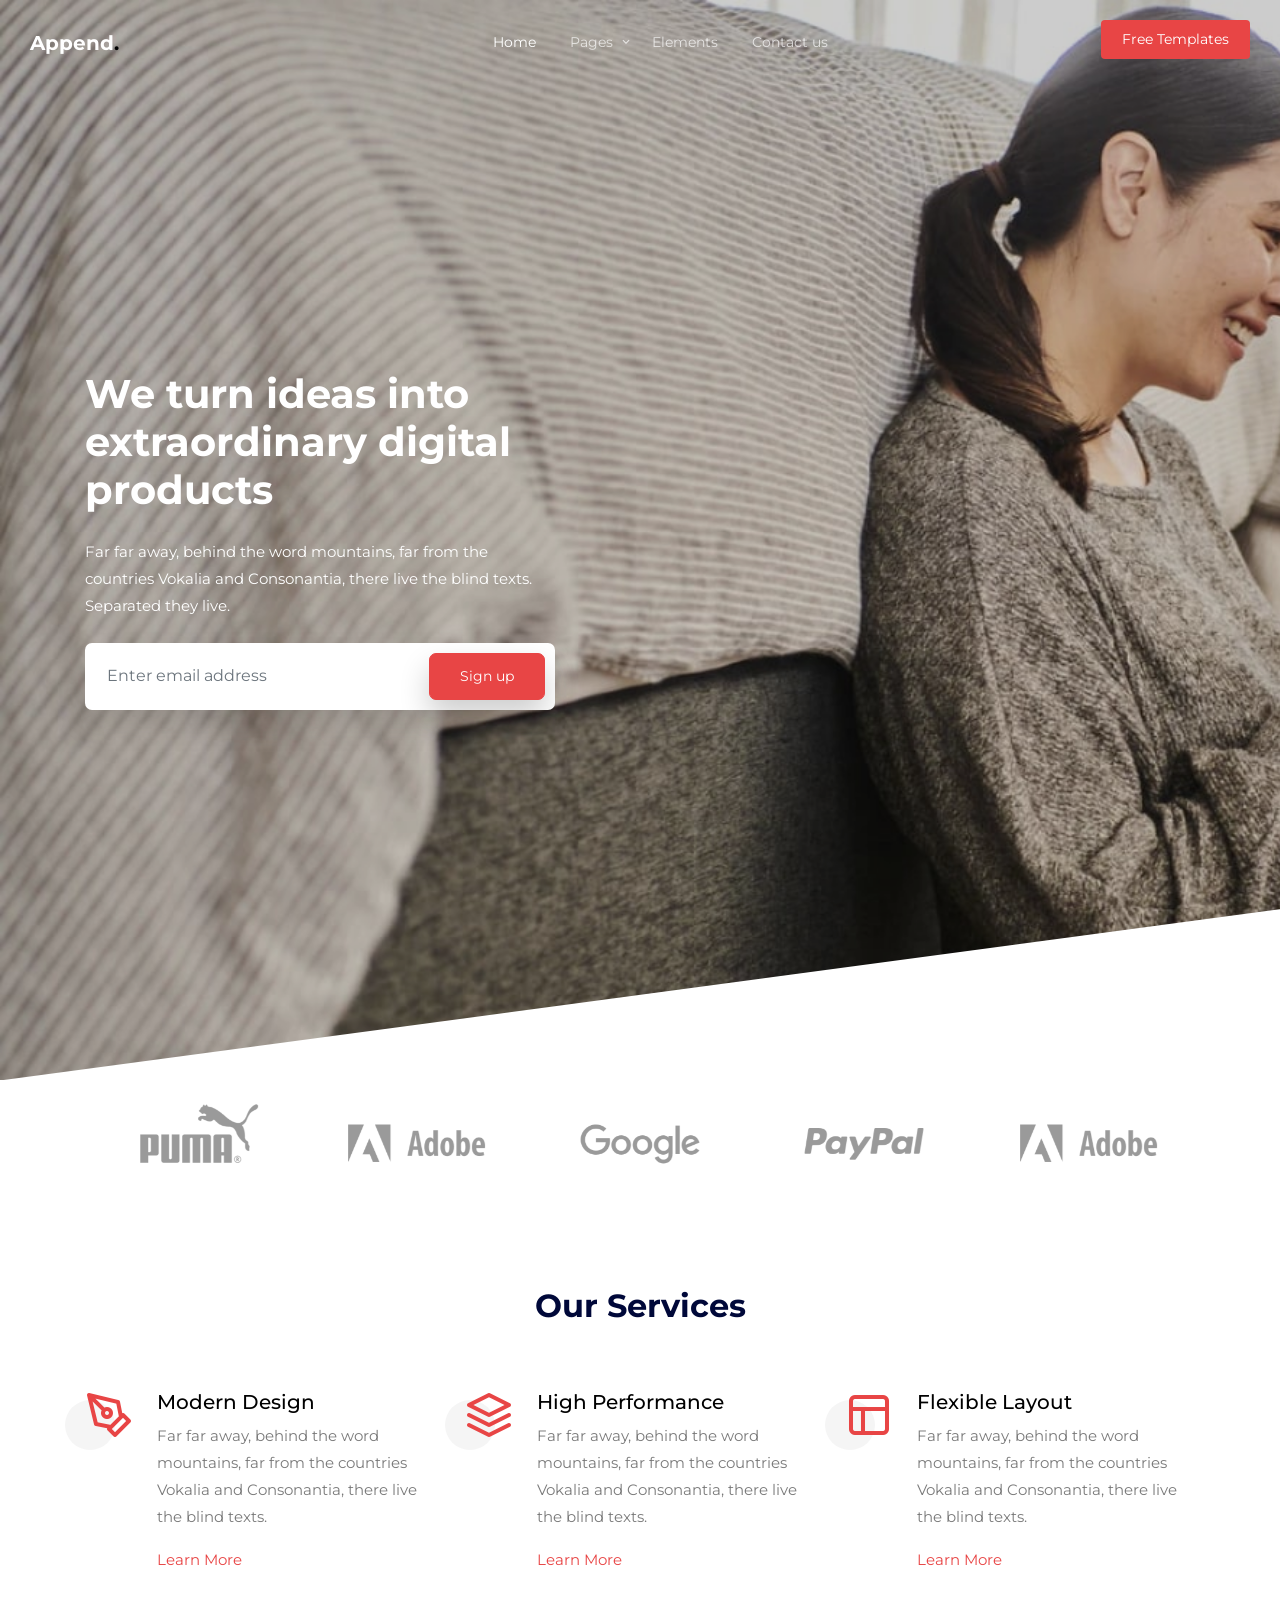
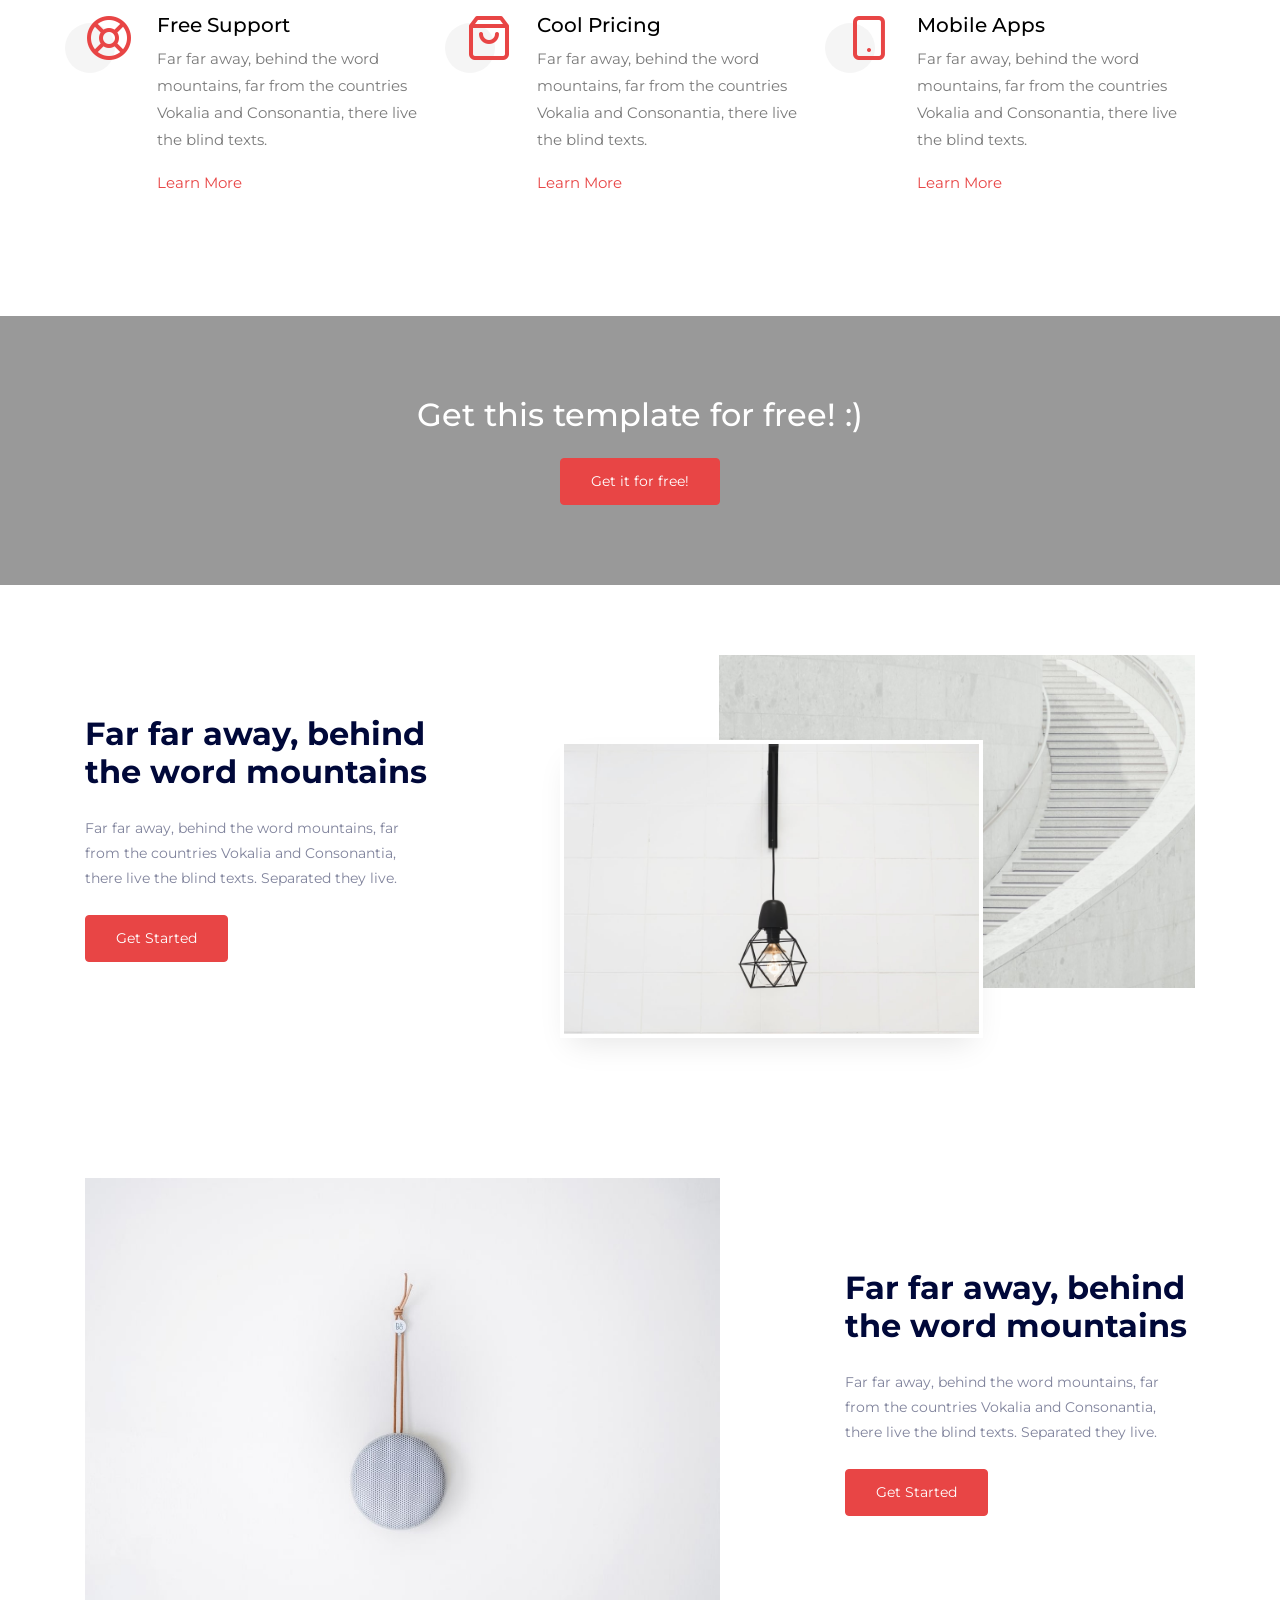
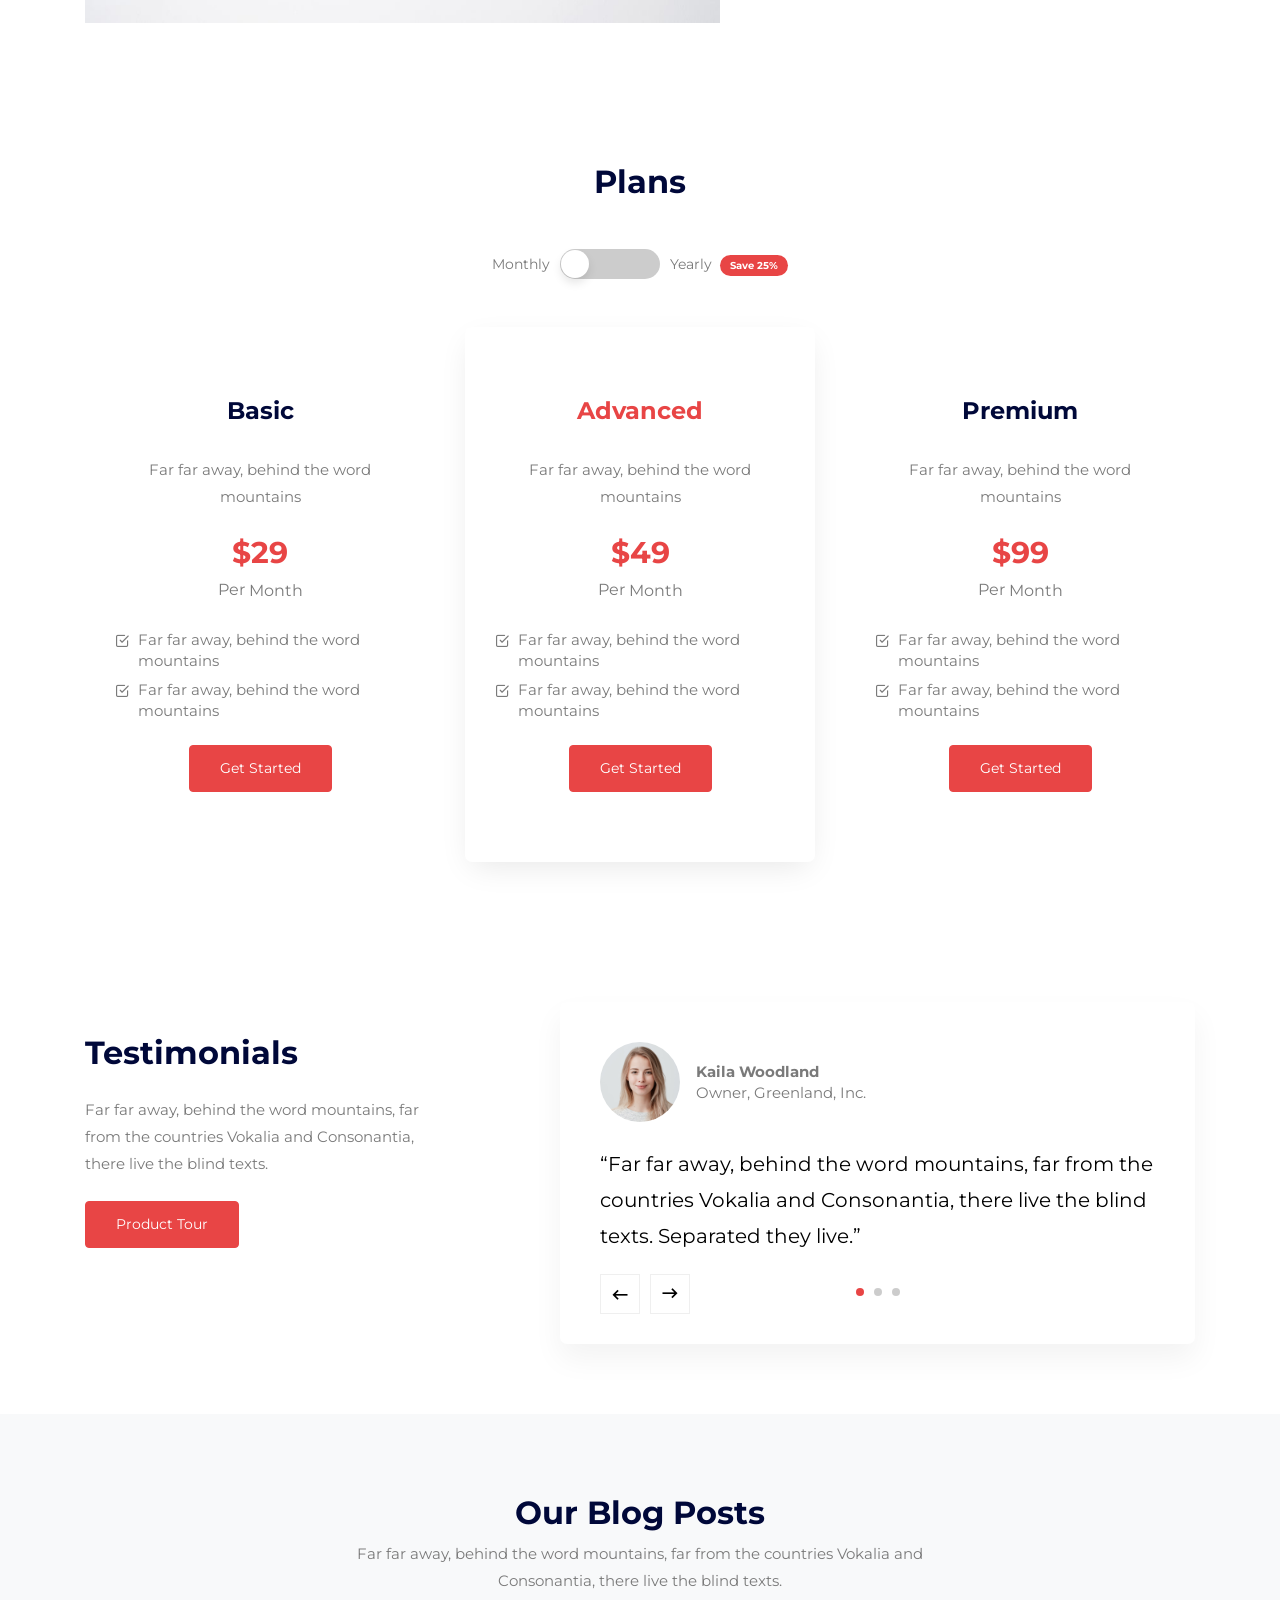
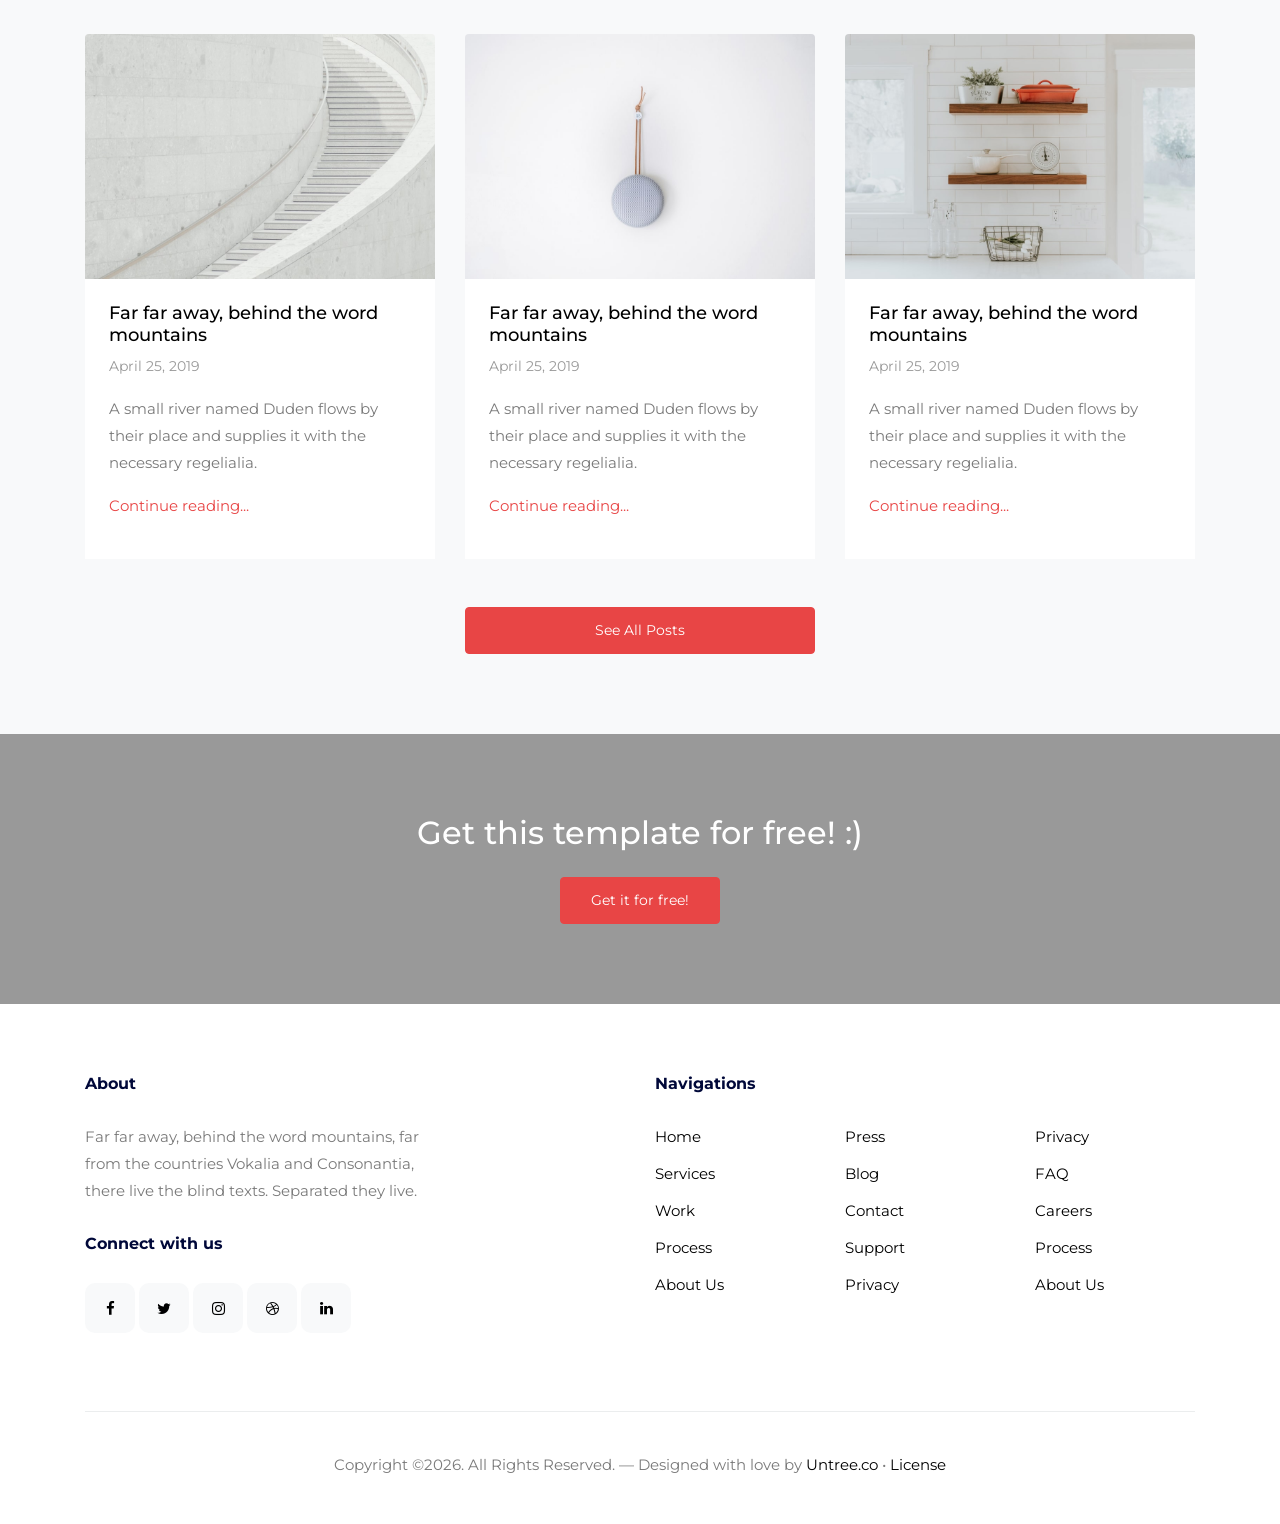
<file: static/index.html>
<!-- /*
* Template Name: Append
* Template Author: Untree.co
* Tempalte URI: https://untree.co/
* License: https://creativecommons.org/licenses/by/3.0/
*/ -->
<!doctype html>
<html lang="en">
<head>
  <meta charset="utf-8">
  <meta name="viewport" content="width=device-width, initial-scale=1, shrink-to-fit=no">
  <meta name="author" content="Untree.co">
  <link rel="shortcut icon" href="favicon.png">

  <meta name="description" content="" />
  <meta name="keywords" content="bootstrap, bootstrap4" />


  <link href="https://fonts.googleapis.com/css2?family=Montserrat:wght@300;400;700&display=swap" rel="stylesheet">
  
  <link rel="stylesheet" href="css/bootstrap.min.css">
  <link rel="stylesheet" href="css/owl.carousel.min.css">
  <link rel="stylesheet" href="css/owl.theme.default.min.css">
  <link rel="stylesheet" href="fonts/icomoon/style.css">
  <link rel="stylesheet" href="fonts/feather/style.css">
  <link rel="stylesheet" href="fonts/flaticon/font/flaticon.css">
  <link rel="stylesheet" href="css/jquery.fancybox.min.css">
  <link rel="stylesheet" href="css/aos.css">
  <link rel="stylesheet" href="css/style.css">

  <title>Append Free HTML Template by Untree.co</title>
</head>
<body>


    <div class="site-mobile-menu site-navbar-target">
      <div class="site-mobile-menu-header">
        <div class="site-mobile-menu-close">
          <span class="icofont-close js-menu-toggle"></span>
        </div>
      </div>
      <div class="site-mobile-menu-body"></div>
    </div>
    
    <div class="container">


      <nav class="site-nav">
        <div class="logo">
          <a href="index.html" class="text-white">Append<span class="text-black">.</span></a>
        </div>
        <div class="row align-items-center">
          
          
          <div class="col-12 col-sm-12 col-lg-12 site-navigation text-center">
            <ul class="js-clone-nav d-none d-lg-inline-block text-left site-menu">
              <li class="active"><a href="index.html">Home</a></li>
              <li class="has-children">
                <a href="#">Pages</a>
                <ul class="dropdown">
                  <li><a href="portfolio.html">Portfolio</a></li>
                  <li><a href="single.html">Single</a></li>
                  <li><a href="about.html">About</a></li>
                  <li><a href="contact.html">Contact</a></li>

                  <li class="has-children">
                    <a href="#">Menu Two</a>
                    <ul class="dropdown">
                      <li><a href="#">Sub Menu One</a></li>
                      <li><a href="#">Sub Menu Two</a></li>
                      <li><a href="#">Sub Menu Three</a></li>
                    </ul>
                  </li>
                  <li><a href="#">Menu Three</a></li>
                </ul>
              </li>
              <li><a href="elements.html">Elements</a></li>
              <li><a href="contact.html">Contact us</a></li>
            </ul>

            <ul class="js-clone-nav d-none d-lg-inline-block text-left site-menu float-right menu-absolute">
              <li class="cta-button"><a href="https://untree.co/" target="_blank">Free Templates</a></li>
            </ul>

            <a href="#" class="burger light ml-auto site-menu-toggle js-menu-toggle d-block d-lg-none" data-toggle="collapse" data-target="#main-navbar">
              <span></span>
            </a>

          </div>

        </div>  
      </nav> <!-- END nav -->

    </div> <!-- END container -->


    <div class="hero-slant overlay" data-stellar-background-ratio="0.5" style="background-image: url('images/hero-min.jpg')">

      <div class="container">
        <div class="row align-items-center justify-content-between">
          <div class="col-lg-7 intro">
            <h1 class="text-white font-weight-bold mb-4" data-aos="fade-up" data-aos-delay="0">We turn ideas into extraordinary digital products</h1>
            <p class="text-white mb-4" data-aos="fade-up" data-aos-delay="100">Far far away, behind the word mountains, far from the countries Vokalia and Consonantia, there live the blind texts. Separated they live.</p>
            <form action="#" class="sign-up-form d-flex" data-aos="fade-up" data-aos-delay="200">
              <input type="text" class="form-control" placeholder="Enter email address">
              <input type="submit" class="btn btn-primary" value="Sign up">
            </form>
          
          </div>
          
          
        </div>

        
      </div>

      <div class="slant" style="background-image: url('images/slant.svg');"></div>
    </div>

    <div class="py-3">
      <div class="container">

        <div class="owl-logos owl-carousel">
          <div class="item">
            <img src="images/logo-puma.png" alt="Image" class="img-fluid">
          </div>
          <div class="item">
            <img src="images/logo-adobe.png" alt="Image" class="img-fluid">
          </div>
          <div class="item">
            <img src="images/logo-google.png" alt="Image" class="img-fluid">
          </div>
          <div class="item">
            <img src="images/logo-paypal.png" alt="Image" class="img-fluid">
          </div>
          <div class="item">
            <img src="images/logo-adobe.png" alt="Image" class="img-fluid">
          </div>
          <div class="item">
            <img src="images/logo-google.png" alt="Image" class="img-fluid">
          </div>
          

        </div>
        
            
      </div>
      
    </div>

    
     <div class="site-section">
      <div class="container">
        <div class="row mb-5">
          <div class="col-12 text-center"  data-aos="fade-up">
            <h2 class="heading font-weight-bold mb-3">Our Services</h2>
          </div>
        </div>
        <div class="row align-items-stretch">
          <div class="col-md-6 col-lg-4 mb-4 mb-lg-4" data-aos="fade-up">
            <div class="unit-4 d-flex">
              <div class="unit-4-icon mr-4">
                <span class="feather-pen-tool"></span>
              </div>
              <div>
                <h3>Modern Design</h3>
                <p>Far far away, behind the word mountains, far from the countries Vokalia and Consonantia, there live the blind texts. </p>
                <p><a href="#">Learn More</a></p>
              </div>
            </div>
          </div>
          <div class="col-md-6 col-lg-4 mb-4 mb-lg-4" data-aos="fade-up" data-aos-delay="100">
            <div class="unit-4 d-flex">
              <div class="unit-4-icon mr-4">
                <span class="feather-layers"></span>
              </div>
              <div>
                <h3>High Performance</h3>
                <p>Far far away, behind the word mountains, far from the countries Vokalia and Consonantia, there live the blind texts. </p>
                <p><a href="#">Learn More</a></p>
              </div>
            </div>
          </div>
          <div class="col-md-6 col-lg-4 mb-4 mb-lg-4" data-aos="fade-up" data-aos-delay="200">
            <div class="unit-4 d-flex">
              <div class="unit-4-icon mr-4">
                <span class="feather-layout"></span>
              </div>
              <div>
                <h3>Flexible Layout</h3>
                <p>Far far away, behind the word mountains, far from the countries Vokalia and Consonantia, there live the blind texts. </p>
                <p><a href="#">Learn More</a></p>
              </div>
            </div>
          </div>


          <div class="col-md-6 col-lg-4 mb-4 mb-lg-4" data-aos="fade-up" data-aos-delay="300">
            <div class="unit-4 d-flex">
              <div class="unit-4-icon mr-4">
                <span class="feather-life-buoy"></span>
              </div>
              <div>
                <h3>Free Support</h3>
                <p>Far far away, behind the word mountains, far from the countries Vokalia and Consonantia, there live the blind texts. </p>
                <p><a href="#">Learn More</a></p>
              </div>
            </div>
          </div>
          <div class="col-md-6 col-lg-4 mb-4 mb-lg-4" data-aos="fade-up" data-aos-delay="400">
            <div class="unit-4 d-flex">
              <div class="unit-4-icon mr-4">
                <span class="feather-shopping-bag"></span>
              </div>
              <div>
                <h3>Cool Pricing</h3>
                <p>Far far away, behind the word mountains, far from the countries Vokalia and Consonantia, there live the blind texts. </p>
                <p><a href="#">Learn More</a></p>
              </div>
            </div>
          </div>
          <div class="col-md-6 col-lg-4 mb-4 mb-lg-4" data-aos="fade-up" data-aos-delay="500">
            <div class="unit-4 d-flex">
              <div class="unit-4-icon mr-4">
                <span class="feather-smartphone"></span>
              </div>
              <div>
                <h3>Mobile Apps</h3>
                <p>Far far away, behind the word mountains, far from the countries Vokalia and Consonantia, there live the blind texts. </p>
                <p><a href="#">Learn More</a></p>
              </div>
            </div>
          </div>

        </div>
      </div>
    </div>

    
    <div class="site-section overlay site-cover-2" style="background-image: url('images/img_v_3-min.jpg')">
      <div class="container">
        <div class="row">
          <div class="col-lg-7 mx-auto text-center">
            <h2 class="text-white mb-4">Get this template for free! :)</h2>
            <p class="mb-0"><a href="https://untree.co/" rel="noopener" class="btn btn-primary">Get it for free!</a></p>
          </div>
        </div>
      </div>
    </div>


    <div class="features-lg ">
      <div class="container">
        <div class="row feature align-items-center justify-content-between">
          <div class="col-lg-7 section-stack order-lg-2 mb-4 mb-lg-0 position-relative" data-aos="fade-up" data-aos-delay="0">

            <div class="image-stack">
              <div class="image-stack__item image-stack__item--top">
                <img src="images/img_h_2-min.jpg" alt="">
              </div>
              <div class="image-stack__item image-stack__item--bottom">
                <img src="images/img_h_3-min.jpg" alt="">
              </div>
            </div>

          </div>
          <div class="col-lg-4 section-title" data-aos="fade-up" data-aos-delay="100">
            
            <h2 class="font-weight-bold mb-4 heading">Far far away, behind the word mountains</h2>
            <p class="mb-4">Far far away, behind the word mountains, far from the countries Vokalia and Consonantia, there live the blind texts. Separated they live.</p>
            <p><a href="#" class="btn btn-primary">Get Started</a></p>

          </div>
          
        </div>
      </div>
    </div>
    
    <div class="features-lg">
      <div class="container">
        
        <div class="row feature align-items-center justify-content-between">
          <div class="col-lg-7 mb-4 mb-lg-0 section-stack" data-aos="fade-up" data-aos-delay="0">
            <img src="images/img_h_5-min.jpg" alt="Image" class="img-fluid">
          </div>
          <div class="col-lg-4 section-title" data-aos="fade-up" data-aos-delay="100">
            
            <h2 class="font-weight-bold mb-4">Far far away, behind the word mountains</h2>
            <p class="mb-4">Far far away, behind the word mountains, far from the countries Vokalia and Consonantia, there live the blind texts. Separated they live.</p>
            <p><a href="#" class="btn btn-primary">Get Started</a></p>

          </div>
          
        </div>

      </div>
    </div>



    <div class="pricing-section">
      <div class="container">
        <div class="section-title text-center mb-5" data-aos="fade-up" data-aos-delay="0">
          <h2 class="heading font-weight-bold mb-5">Plans</h2>

          <div class="switch-plan">
            
            <div class="d-inline-flex align-items-center">
              <div class="period">Monthly</div>
              <a href="#" class="period-toggle js-period-toggle"></a>
              <div class="period"><span class="mr-2">Yearly</span><span class="save-percent">Save 25%</span></div>
            </div>

          </div>
        </div>
        

        <div class="row">
          <div class="col-md-6 col-lg-4" data-aos="fade-up" data-aos-delay="0">
            <div class="pricing-item ">
              <h3>Basic</h3>
              <div class="description">
                <p>Far far away, behind the word mountains</p>
              </div>
              <div class="period-change mb-4 d-block">
                <div class="price-wrap">
                  <div class="price">
                    <div>
                      <div>$29</div>
                      <div>$299</div>
                    </div>
                  </div>
                </div>
                <div class="d-inline-flex align-items-center text-center period-wrap">
                  <div class="d-inline-block mr-1">Per</div>
                  <div class="d-block text-left period">
                    <div>
                      <div>Month</div>
                      <div>Year</div>
                    </div>
                  </div>
                </div>
              </div>
              <ul class="list-unstyled mb-4">
                <li class="d-flex"><span class="feather-check-square mr-2 mt-1"></span><span>Far far away, behind the word mountains</span></li>
                <li class="d-flex"><span class="feather-check-square mr-2 mt-1"></span><span>Far far away, behind the word mountains</span></li>
              </ul>
              <div>
                <a href="#" class="btn btn-primary">Get Started</a>
              </div>
            </div>
          </div>

          <div class="col-md-6 col-lg-4" data-aos="fade-up" data-aos-delay="100">
            <div class="pricing-item active">
              <h3>Advanced</h3>
              <div class="description">
                <p>Far far away, behind the word mountains</p>
              </div>
              <div class="period-change mb-4 d-block">
                <div class="price-wrap">
                  <div class="price">
                    <div>
                      <div>$49</div>
                      <div>$599</div>
                    </div>
                  </div>
                </div>
                <div class="d-inline-flex align-items-center text-center period-wrap">
                  <div class="d-inline-block mr-1">Per</div>
                  <div class="d-block text-left period">
                    <div>
                      <div>Month</div>
                      <div>Year</div>
                    </div>
                  </div>
                </div>
              </div>
              <ul class="list-unstyled mb-4">
                <li class="d-flex"><span class="feather-check-square mr-2 mt-1"></span><span>Far far away, behind the word mountains</span></li>
                <li class="d-flex"><span class="feather-check-square mr-2 mt-1"></span><span>Far far away, behind the word mountains</span></li>
              </ul>
              <div>
                <a href="#" class="btn btn-primary">Get Started</a>
              </div>
            </div>
          </div>

          <div class="col-md-6 col-lg-4" data-aos="fade-up" data-aos-delay="200">
            <div class="pricing-item ">
              <h3>Premium</h3>
              <div class="description">
                <p>Far far away, behind the word mountains</p>
              </div>
              <div class="period-change mb-4 d-block">
                <div class="price-wrap">
                  <div class="price">
                    <div>
                      <div>$99</div>
                      <div>$1,999</div>
                    </div>
                  </div>
                </div>
                <div class="d-inline-flex align-items-center text-center period-wrap">
                  <div class="d-inline-block mr-1">Per</div>
                  <div class="d-block text-left period">
                    <div>
                      <div>Month</div>
                      <div>Year</div>
                    </div>
                  </div>
                </div>
              </div>
              <ul class="list-unstyled mb-4">
                <li class="d-flex"><span class="feather-check-square mr-2 mt-1"></span><span>Far far away, behind the word mountains</span></li>
                <li class="d-flex"><span class="feather-check-square mr-2 mt-1"></span><span>Far far away, behind the word mountains</span></li>
              </ul>
              <div>
                <a href="#" class="btn btn-primary">Get Started</a>
              </div>
            </div>
          </div>
        </div>
      </div>
    </div>

    

    <div class="testimonial-section">
      <div class="container">
        <div class="row align-items-center justify-content-between">
          <div class="col-lg-4 mb-5 section-title" data-aos="fade-up" data-aos-delay="0">
            
            <h2 class="mb-4 font-weight-bold heading">Testimonials</h2>
            <p class="mb-4">Far far away, behind the word mountains, far from the countries Vokalia and Consonantia, there live the blind texts. </p>
            <p><a href="#" class="btn btn-primary">Product Tour</a></p>
          </div>
          <div class="col-lg-7" data-aos="fade-up" data-aos-delay="100">
            
            <div class="testimonial--wrap">
              <div class="owl-single owl-carousel no-dots no-nav">
                <div class="testimonial-item">
                  <div class="d-flex align-items-center mb-4">
                    <div class="photo mr-3">
                      <img src="images/person_4-min.jpg" alt="Image" class="img-fluid">
                    </div>
                    <div class="author">
                      <cite class="d-block mb-0">Kaila Woodland</cite>
                      <span>Owner, Greenland, Inc.</span>
                    </div>
                  </div>
                  <blockquote>
                    <p>&ldquo;Far far away, behind the word mountains, far from the countries Vokalia and Consonantia, there live the blind texts. Separated they live.&rdquo;</p>
                  </blockquote>
                </div>  

                <div class="testimonial-item">
                  <div class="d-flex align-items-center mb-4">
                    <div class="photo mr-3">
                      <img src="images/person_1-min.jpg" alt="Image" class="img-fluid">
                    </div>
                    <div class="author">
                      <cite class="d-block mb-0">Kaila Woodland</cite>
                      <span>Owner, Greenland, Inc.</span>
                    </div>
                  </div>
                  <blockquote>
                    <p>&ldquo;Far far away, behind the word mountains, far from the countries Vokalia and Consonantia, there live the blind texts. Separated they live.&rdquo;</p>
                  </blockquote>
                </div>  

                <div class="testimonial-item">
                  <div class="d-flex align-items-center mb-4">
                    <div class="photo mr-3">
                      <img src="images/person_2-min.jpg" alt="Image" class="img-fluid">
                    </div>
                    <div class="author">
                      <cite class="d-block mb-0">Kaila Woodland</cite>
                      <span>Owner, Greenland, Inc.</span>
                    </div>
                  </div>
                  <blockquote>
                    <p>&ldquo;Far far away, behind the word mountains, far from the countries Vokalia and Consonantia, there live the blind texts. Separated they live.&rdquo;</p>
                  </blockquote>
                </div>  
              </div>
              <div class="custom-nav-wrap">
                <a href="#" class="custom-owl-prev"><span class="icon-keyboard_backspace"></span></a>
                <a href="#" class="custom-owl-next"><span class="icon-keyboard_backspace"></span></a>
              </div>
            </div>

          </div>
        </div>
      </div>
    </div>

     <div class="site-section bg-light" id="blog-section">
      <div class="container">
        <div class="row">
          <div class="col-7 mb-4 position-relative text-center mx-auto">
            <h2 class="font-weight-bold text-center">Our Blog Posts</h2>
            <p>Far far away, behind the word mountains, far from the countries Vokalia and Consonantia, there live the blind texts.</p>
          </div>

        </div>
        <div class="row">
          
          
          <div class="col-md-6 mb-5 mb-lg-0 col-lg-4">
            <div class="blog_entry">
              <a href="#"><img src="images/img_h_3-min.jpg" alt="Free Website Template by Free-Template.co" class="img-fluid"></a>
              <div class="p-4 bg-white">
                <h3><a href="#">Far far away, behind the word mountains</a></h3>
                <span class="date">April 25, 2019</span>
                <p>A small river named Duden flows by their place and supplies it with the necessary regelialia.</p>
                <p class="more"><a href="#">Continue reading...</a></p>
              </div>
            </div>
          </div>

          <div class="col-md-6 mb-5 mb-lg-0 col-lg-4">
            <div class="blog_entry">
              <a href="#"><img src="images/img_h_5-min.jpg" alt="Free Website Template by Free-Template.co" class="img-fluid"></a>
              <div class="p-4 bg-white">
                <h3><a href="#">Far far away, behind the word mountains</a></h3>
                <span class="date">April 25, 2019</span>
                <p>A small river named Duden flows by their place and supplies it with the necessary regelialia.</p>
                <p class="more"><a href="#">Continue reading...</a></p>
              </div>
            </div>
          </div>

          <div class="col-md-6 mb-5 mb-lg-0 col-lg-4">
            <div class="blog_entry">
              <a href="#"><img src="images/img_h_7-min.jpg" alt="Free Website Template by Free-Template.co" class="img-fluid"></a>
              <div class="p-4 bg-white">
                <h3><a href="#">Far far away, behind the word mountains</a></h3>
                <span class="date">April 25, 2019</span>
                <p>A small river named Duden flows by their place and supplies it with the necessary regelialia.</p>
                <p class="more"><a href="#">Continue reading...</a></p>
              </div>
            </div>
          </div>
        </div>
        <div class="row mt-5">
          <div class="col-lg-4 mx-auto">
            <a href="#" class="btn btn-primary btn-block">See All Posts</a>
          </div>
        </div>
      </div>
    </div>

    <div class="site-section overlay site-cover-2" style="background-image: url('images/img_v_4-min.jpg')">
      <div class="container">
        <div class="row">
          <div class="col-lg-7 mx-auto text-center">
            <h2 class="text-white mb-4">Get this template for free! :)</h2>
            <p class="mb-0"><a href="https://untree.co/" rel="noopener" class="btn btn-primary">Get it for free!</a></p>
          </div>
        </div>
      </div>
    </div>

     <div class="site-footer">
      <div class="container">
        <div class="row justify-content-between">
          <div class="col-lg-4">
            <div class="widget">
              <h3>About</h3>
              <p>Far far away, behind the word mountains, far from the countries Vokalia and Consonantia, there live the blind texts. Separated they live.</p>
            </div>
            <div class="widget">
              <h3>Connect with us</h3>
              <ul class="social list-unstyled">
                <li><a href="#"><span class="icon-facebook"></span></a></li>
                <li><a href="#"><span class="icon-twitter"></span></a></li>
                <li><a href="#"><span class="icon-instagram"></span></a></li>
                <li><a href="#"><span class="icon-dribbble"></span></a></li>
                <li><a href="#"><span class="icon-linkedin"></span></a></li>
              </ul>
            </div>
          </div>
          <div class="col-lg-6">
            <div class="row">
              <div class="col-12">
                <div class="widget">
                  <h3>Navigations</h3>
                </div>
              </div>
              <div class="col-6 col-sm-6 col-md-4">
                <div class="widget">
                  <ul class="links list-unstyled">
                    <li><a href="#">Home</a></li>
                    <li><a href="#">Services</a></li>
                    <li><a href="#">Work</a></li>
                    <li><a href="#">Process</a></li>
                    <li><a href="#">About Us</a></li>
                  </ul>
                </div>
              </div>
              <div class="col-6 col-sm-6 col-md-4">
                <div class="widget">
                  <ul class="links list-unstyled">
                    <li><a href="#">Press</a></li>
                    <li><a href="#">Blog</a></li>
                    <li><a href="#">Contact</a></li>
                    <li><a href="#">Support</a></li>
                    <li><a href="#">Privacy</a></li>
                  </ul>
                </div>
              </div>
              <div class="col-6 col-sm-6 col-md-4">
                <div class="widget">
                  <ul class="links list-unstyled">
                    <li><a href="#">Privacy</a></li>
                    <li><a href="#">FAQ</a></li>
                    <li><a href="#">Careers</a></li>
                    <li><a href="#">Process</a></li>
                    <li><a href="#">About Us</a></li>
                  </ul>
                </div>
              </div>
            </div>
          </div>
        </div>

        <div class="row justify-content-center text-center copyright">
          <div class="col-md-8">
            <p>Copyright &copy;<script>document.write(new Date().getFullYear());</script>. All Rights Reserved. &mdash; Designed with love by <a href="https://untree.co" target="_blank" rel="nofollow noopener">Untree.co</a> &bullet; <a href="https://untree.co/license" target="_blank" rel="nofollow noopener">License</a>
            </p>
          </div>
        </div>
      </div>
    </div>
    

    <div id="overlayer"></div>
    <div class="loader">
      <div class="spinner-border" role="status">
        <span class="sr-only">Loading...</span>
      </div>
    </div>

    <script src="js/jquery-3.5.1.min.js"></script>
    <script src="js/jquery-migrate-3.0.0.min.js"></script>
    <script src="js/popper.min.js"></script>
    <script src="js/bootstrap.min.js"></script>
    <script src="js/owl.carousel.min.js"></script>
    <script src="js/aos.js"></script>
    <script src="js/imagesloaded.pkgd.js"></script>
    <script src="js/isotope.pkgd.min.js"></script>
    <script src="js/jquery.animateNumber.min.js"></script>
    <script src="js/jquery.stellar.min.js"></script>
    <script src="js/jquery.waypoints.min.js"></script>
    <script src="js/jquery.fancybox.min.js"></script>
    <script src="js/custom.js"></script>

    
  </body>
  </html>
</file>
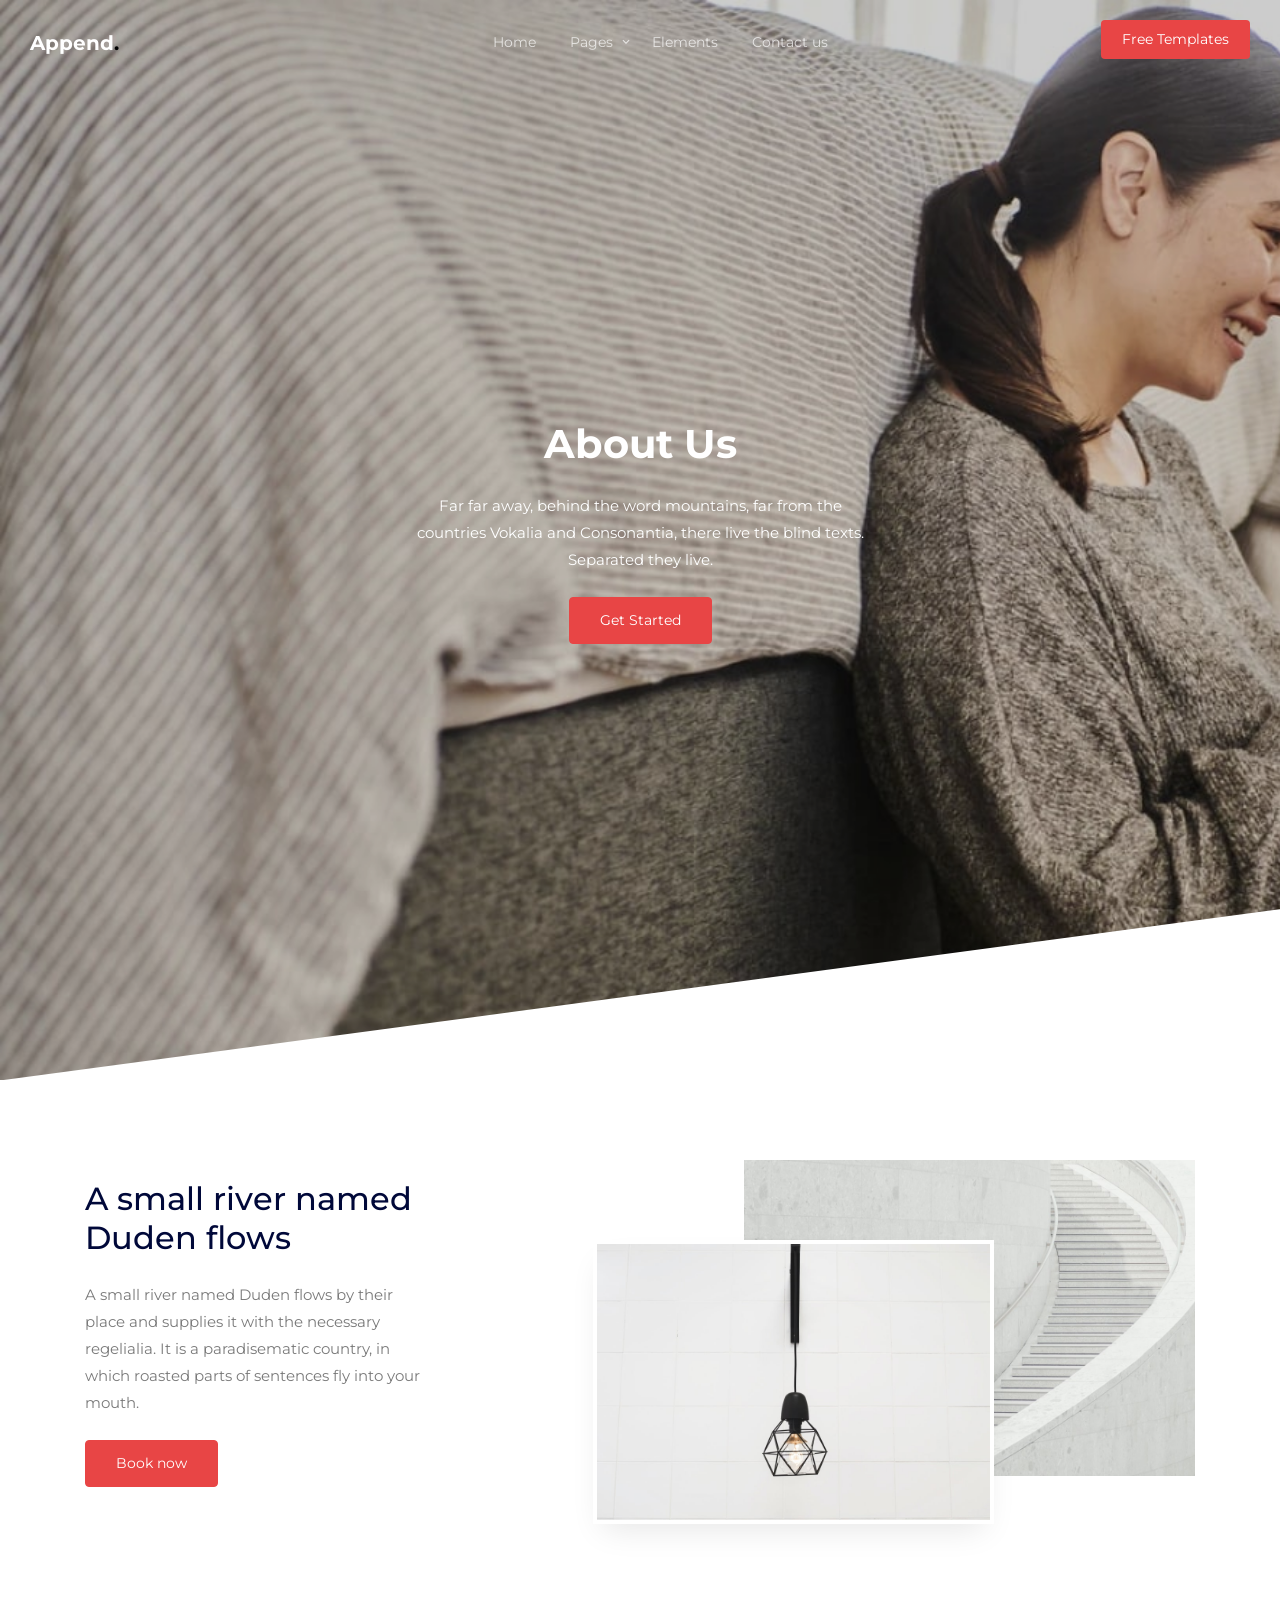
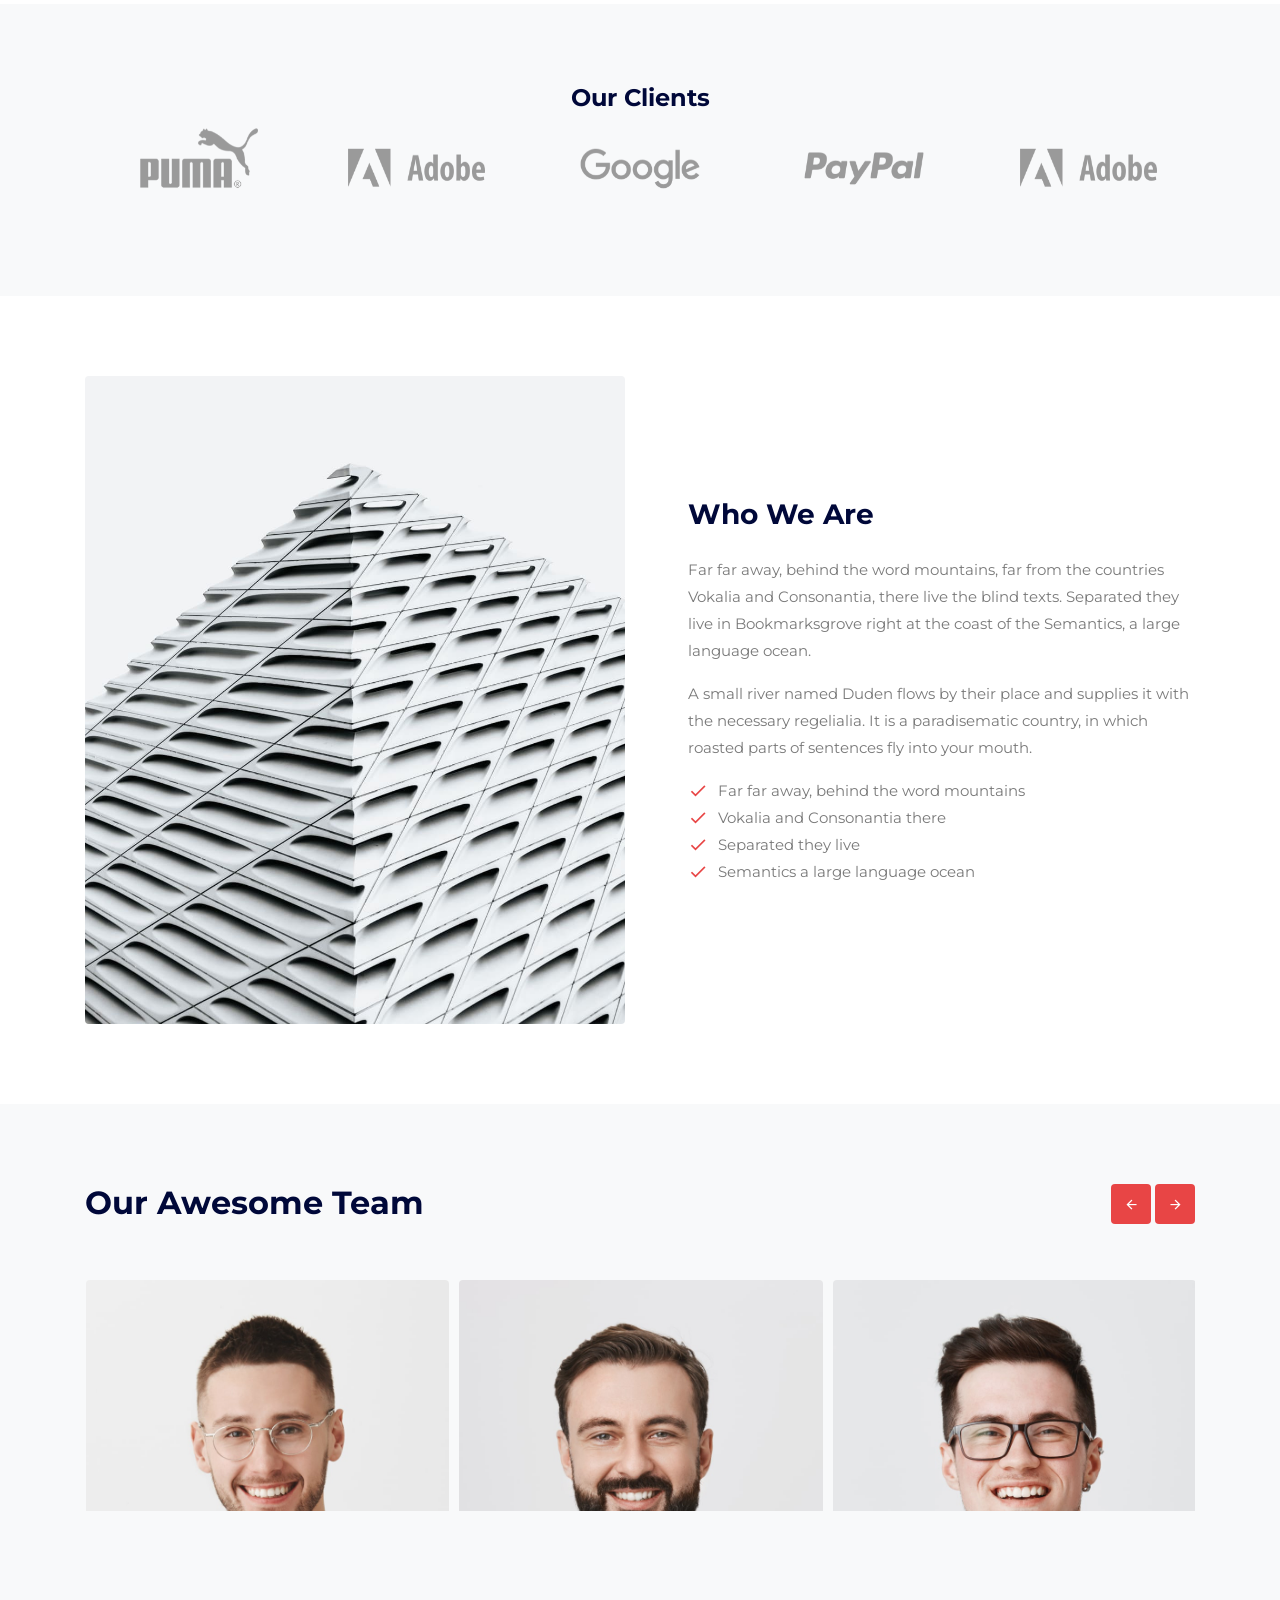
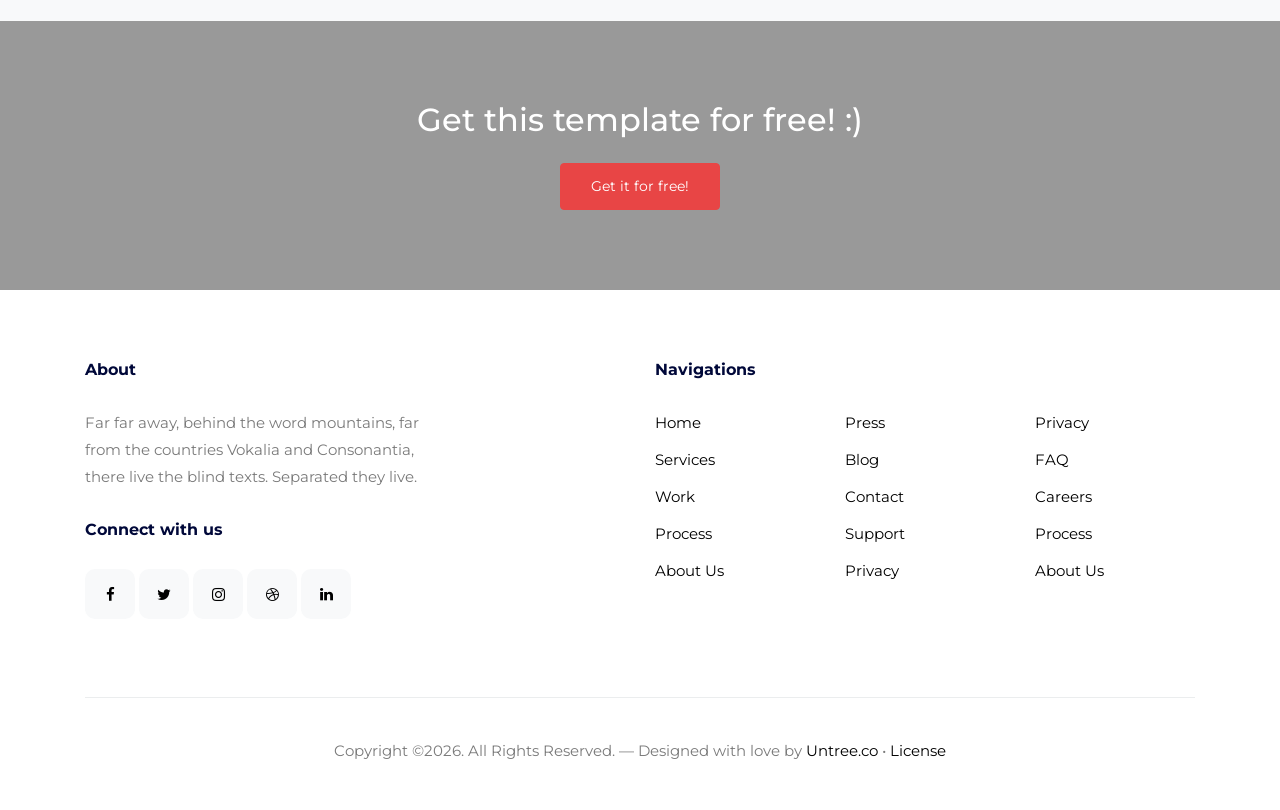
<file: static/about.html>
<!-- /*
* Template Name: Append
* Template Author: Untree.co
* Tempalte URI: https://untree.co/
* License: https://creativecommons.org/licenses/by/3.0/
*/ -->
<!doctype html>
<html lang="en">
<head>
  <meta charset="utf-8">
  <meta name="viewport" content="width=device-width, initial-scale=1, shrink-to-fit=no">
  <meta name="author" content="Untree.co">
  <link rel="shortcut icon" href="favicon.png">

  <meta name="description" content="" />
  <meta name="keywords" content="bootstrap, bootstrap4" />


  <link href="https://fonts.googleapis.com/css2?family=Montserrat:wght@300;400;700&display=swap" rel="stylesheet">
  
  <link rel="stylesheet" href="css/bootstrap.min.css">
  <link rel="stylesheet" href="css/owl.carousel.min.css">
  <link rel="stylesheet" href="css/owl.theme.default.min.css">
  <link rel="stylesheet" href="fonts/icomoon/style.css">
  <link rel="stylesheet" href="fonts/feather/style.css">
  <link rel="stylesheet" href="fonts/flaticon/font/flaticon.css">
  <link rel="stylesheet" href="css/jquery.fancybox.min.css">
  <link rel="stylesheet" href="css/aos.css">
  <link rel="stylesheet" href="css/style.css">

  <title>Append Free HTML Template by Untree.co</title>
</head>
<body>


    <div class="site-mobile-menu site-navbar-target">
      <div class="site-mobile-menu-header">
        <div class="site-mobile-menu-close">
          <span class="icofont-close js-menu-toggle"></span>
        </div>
      </div>
      <div class="site-mobile-menu-body"></div>
    </div>
    
    <div class="container">


      <nav class="site-nav">
        <div class="logo">
          <a href="index.html" class="text-white">Append<span class="text-black">.</span></a>
        </div>
        <div class="row align-items-center">
          
          
          <div class="col-12 col-sm-12 col-lg-12 site-navigation text-center">
            <ul class="js-clone-nav d-none d-lg-inline-block text-left site-menu">
              <li><a href="index.html">Home</a></li>
              <li class="has-children">
                <a href="#">Pages</a>
                <ul class="dropdown">
                  <li><a href="portfolio.html">Portfolio</a></li>
                  <li><a href="single.html">Single</a></li>
                  <li class="active"><a href="about.html">About</a></li>
                  <li><a href="contact.html">Contact</a></li>

                  <li class="has-children">
                    <a href="#">Menu Two</a>
                    <ul class="dropdown">
                      <li><a href="#">Sub Menu One</a></li>
                      <li><a href="#">Sub Menu Two</a></li>
                      <li><a href="#">Sub Menu Three</a></li>
                    </ul>
                  </li>
                  <li><a href="#">Menu Three</a></li>
                </ul>
              </li>
              <li><a href="elements.html">Elements</a></li>
              <li><a href="contact.html">Contact us</a></li>
            </ul>

            <ul class="js-clone-nav d-none d-lg-inline-block text-left site-menu float-right menu-absolute">
              <li class="cta-button"><a href="https://untree.co/" target="_blank">Free Templates</a></li>
            </ul>

            <a href="#" class="burger light ml-auto site-menu-toggle js-menu-toggle d-block d-lg-none" data-toggle="collapse" data-target="#main-navbar">
              <span></span>
            </a>

          </div>

        </div>  
      </nav> <!-- END nav -->

    </div> <!-- END container -->


    <div class="hero-slant overlay" data-stellar-background-ratio="0.5" style="background-image: url('images/hero-min.jpg')">

      <div class="container">
        <div class="row align-items-center justify-content-center">
          <div class="col-lg-7 intro text-center">
            <h1 class="text-white font-weight-bold mb-4" data-aos="fade-up" data-aos-delay="0">About Us</h1>
            <p class="text-white mb-4" data-aos="fade-up" data-aos-delay="100">Far far away, behind the word mountains, far from the countries Vokalia and Consonantia, there live the blind texts. Separated they live.</p>
            <p data-aos="fade-up" data-aos-delay="200"><a href="#" class="btn btn-primary">Get Started</a></p>
            
          
          </div>
          
          
        </div>

        
      </div>

      <div class="slant" style="background-image: url('images/slant.svg');"></div>
    </div>

    <div class="site-section about-section ">
      <div class="container">
        <div class="row align-items-center justify-content-between">
          <div class="col-lg-4">
            <h2 class="section-title mb-4">A small river named Duden flows</h2>
            <p>A small river named Duden flows by their place and supplies it with the necessary regelialia. It is a paradisematic country, in which roasted parts of sentences fly into your mouth.</p>
            <p class="mt-4"><a href="#" class="btn btn-primary btn-md">Book now</a></p>
          </div>
          <div class="col-lg-7 pl-lg-5 position-relative ">


            <div class="section-stack">
              <div class="image-stack">
                <div class="image-stack__item image-stack__item--top">
                  <img src="images/img_h_2-min.jpg" alt="">
                </div>
                <div class="image-stack__item image-stack__item--bottom">
                  <img src="images/img_h_3-min.jpg" alt="">
                </div>
              </div>
            </div>  

          </div>
        </div>
      </div>
    </div>

    <div class="site-section bg-light">
      <div class="container">
        <div class="row justify-content-center">
          <div class="col-lg-6 text-center">
            <h4 class="font-weight-bold">Our Clients</h4>
          </div>
        </div>

        <div class="owl-logos owl-carousel">
          <div class="item">
            <img src="images/logo-puma.png" alt="Image" class="img-fluid">
          </div>
          <div class="item">
            <img src="images/logo-adobe.png" alt="Image" class="img-fluid">
          </div>
          <div class="item">
            <img src="images/logo-google.png" alt="Image" class="img-fluid">
          </div>
          <div class="item">
            <img src="images/logo-paypal.png" alt="Image" class="img-fluid">
          </div>
          <div class="item">
            <img src="images/logo-adobe.png" alt="Image" class="img-fluid">
          </div>
          <div class="item">
            <img src="images/logo-google.png" alt="Image" class="img-fluid">
          </div>
          

        </div>
        
            
      </div>
      
    </div>
        

    <div class="site-section">
      <div class="container">
        <div class="row align-items-center">
          <div class="col-lg-6">
            <img src="images/img_v_2-min.jpg" alt="image" class="img-fluid rounded">
          </div>
          <div class="col-lg-6 pl-lg-5">
            <h3 class="mb-4 font-weight-bold">Who We Are</h3>
            <p>Far far away, behind the word mountains, far from the countries Vokalia and Consonantia, there live the blind texts. Separated they live in Bookmarksgrove right at the coast of the Semantics, a large language ocean.</p>

<p>A small river named Duden flows by their place and supplies it with the necessary regelialia. It is a paradisematic country, in which roasted parts of sentences fly into your mouth. </p>
            <ul class="list-check list-unstyled primary">
              <li>Far far away, behind the word mountains</li>
              <li>Vokalia and Consonantia there</li>
              <li>Separated they live</li>
              <li>Semantics a large language ocean</li>
            </ul>
          </div>
        </div>
      </div>
    </div>

    <div class="site-section slider-team-wrap bg-light">
      <div class="container">

        <div class="row mb-5 align-items-center">
          <div class="col-md-6">
            <h2 class="font-weight-bold">Our Awesome Team</h2>
          </div>
          <div class="col-md-6 text-left text-md-right">
            <div class="slider-nav">
              <a href="#" class="js-prev js-custom-prev-v2"><span class="icon-arrow_back"></span></a>
              <a href="#" class="js-next js-custom-next-v2"><span class="icon-arrow_forward"></span></a>

            </div> <!-- /.slider-nav -->
          </div>
        </div>

        <div class="slider-team owl-carousel no-nav owl-3-slider">
          <div class="team">
            <div class="pic">
              <img src="images/person_1-min.jpg" alt="Image" class="img-fluid">
            </div>
            <h3 clas><a href="#"><span class="">Jeremy</span> Walker</a></h3>
            <span class="d-block position">CEO, Founder, Atty.</span>
            <p>Separated they live in.
            Separated they live in Bookmarksgrove right at the coast of the Semantics, a large language ocean.</p>
            <p class="mb-0"><a href="#" class="more dark">Learn More <span class="icon-arrow_forward"></span></a></p>
          </div>
          <div class="team">
            <div class="pic">
              <img src="images/person_2-min.jpg" alt="Image" class="img-fluid">
            </div>
            <h3 clas><a href="#"><span class="">Lawson</span> Arnold</a></h3>
            <span class="d-block position">CEO, Founder, Atty.</span>
            <p>Separated they live in.
            Separated they live in Bookmarksgrove right at the coast of the Semantics, a large language ocean.</p>
            <p class="mb-0"><a href="#" class="more dark">Learn More <span class="icon-arrow_forward"></span></a></p>
          </div>

          <div class="team">
            <div class="pic">
              <img src="images/person_3-min.jpg" alt="Image" class="img-fluid">
            </div>
            <h3 clas><a href="#"><span class="">Patrik</span> White</a></h3>
            <span class="d-block position">CEO, Founder, Atty.</span>
            <p>Separated they live in.
            Separated they live in Bookmarksgrove right at the coast of the Semantics, a large language ocean.</p>
            <p class="mb-0"><a href="#" class="more dark">Learn More <span class="icon-arrow_forward"></span></a></p>
          </div>

          <div class="team">
            <div class="pic">
              <img src="images/person_4-min.jpg" alt="Image" class="img-fluid">
            </div>
            <h3 clas><a href="#"><span class="">Kathryn</span> Ryan</a></h3>
            <span class="d-block position">CEO, Founder, Atty.</span>
            <p>Separated they live in.
            Separated they live in Bookmarksgrove right at the coast of the Semantics, a large language ocean.</p>
            <p class="mb-0"><a href="#" class="more dark">Learn More <span class="icon-arrow_forward"></span></a></p>
          </div>

        </div>
      </div> <!-- /.container -->
    </div> <!-- /.untree_co-section -->
        
    
    <div class="site-section overlay site-cover-2" style="background-image: url('images/img_v_3-min.jpg')">
      <div class="container">
        <div class="row">
          <div class="col-lg-7 mx-auto text-center">
            <h2 class="text-white mb-4">Get this template for free! :)</h2>
            <p class="mb-0"><a href="https://untree.co/" rel="noopener" class="btn btn-primary">Get it for free!</a></p>
          </div>
        </div>
      </div>
    </div>

     <div class="site-footer">
      <div class="container">
        <div class="row justify-content-between">
          <div class="col-lg-4">
            <div class="widget">
              <h3>About</h3>
              <p>Far far away, behind the word mountains, far from the countries Vokalia and Consonantia, there live the blind texts. Separated they live.</p>
            </div>
            <div class="widget">
              <h3>Connect with us</h3>
              <ul class="social list-unstyled">
                <li><a href="#"><span class="icon-facebook"></span></a></li>
                <li><a href="#"><span class="icon-twitter"></span></a></li>
                <li><a href="#"><span class="icon-instagram"></span></a></li>
                <li><a href="#"><span class="icon-dribbble"></span></a></li>
                <li><a href="#"><span class="icon-linkedin"></span></a></li>
              </ul>
            </div>
          </div>
          <div class="col-lg-6">
            <div class="row">
              <div class="col-12">
                <div class="widget">
                  <h3>Navigations</h3>
                </div>
              </div>
              <div class="col-6 col-sm-6 col-md-4">
                <div class="widget">
                  <ul class="links list-unstyled">
                    <li><a href="#">Home</a></li>
                    <li><a href="#">Services</a></li>
                    <li><a href="#">Work</a></li>
                    <li><a href="#">Process</a></li>
                    <li><a href="#">About Us</a></li>
                  </ul>
                </div>
              </div>
              <div class="col-6 col-sm-6 col-md-4">
                <div class="widget">
                  <ul class="links list-unstyled">
                    <li><a href="#">Press</a></li>
                    <li><a href="#">Blog</a></li>
                    <li><a href="#">Contact</a></li>
                    <li><a href="#">Support</a></li>
                    <li><a href="#">Privacy</a></li>
                  </ul>
                </div>
              </div>
              <div class="col-6 col-sm-6 col-md-4">
                <div class="widget">
                  <ul class="links list-unstyled">
                    <li><a href="#">Privacy</a></li>
                    <li><a href="#">FAQ</a></li>
                    <li><a href="#">Careers</a></li>
                    <li><a href="#">Process</a></li>
                    <li><a href="#">About Us</a></li>
                  </ul>
                </div>
              </div>
            </div>
          </div>
        </div>

        <div class="row justify-content-center text-center copyright">
          <div class="col-md-8">
            <p>Copyright &copy;<script>document.write(new Date().getFullYear());</script>. All Rights Reserved. &mdash; Designed with love by <a href="https://untree.co" target="_blank" rel="nofollow noopener">Untree.co</a> &bullet; <a href="https://untree.co/license" target="_blank" rel="nofollow noopener">License</a>
            </p>
          </div>
        </div>
      </div>
    </div>
    

    <div id="overlayer"></div>
    <div class="loader">
      <div class="spinner-border" role="status">
        <span class="sr-only">Loading...</span>
      </div>
    </div>

    <script src="js/jquery-3.5.1.min.js"></script>
    <script src="js/jquery-migrate-3.0.0.min.js"></script>
    <script src="js/popper.min.js"></script>
    <script src="js/bootstrap.min.js"></script>
    <script src="js/owl.carousel.min.js"></script>
    <script src="js/aos.js"></script>
    <script src="js/imagesloaded.pkgd.js"></script>
    <script src="js/isotope.pkgd.min.js"></script>
    <script src="js/jquery.animateNumber.min.js"></script>
    <script src="js/jquery.stellar.min.js"></script>
    <script src="js/jquery.waypoints.min.js"></script>
    <script src="js/jquery.fancybox.min.js"></script>
    <script src="js/custom.js"></script>

    
  </body>
  </html>
</file>
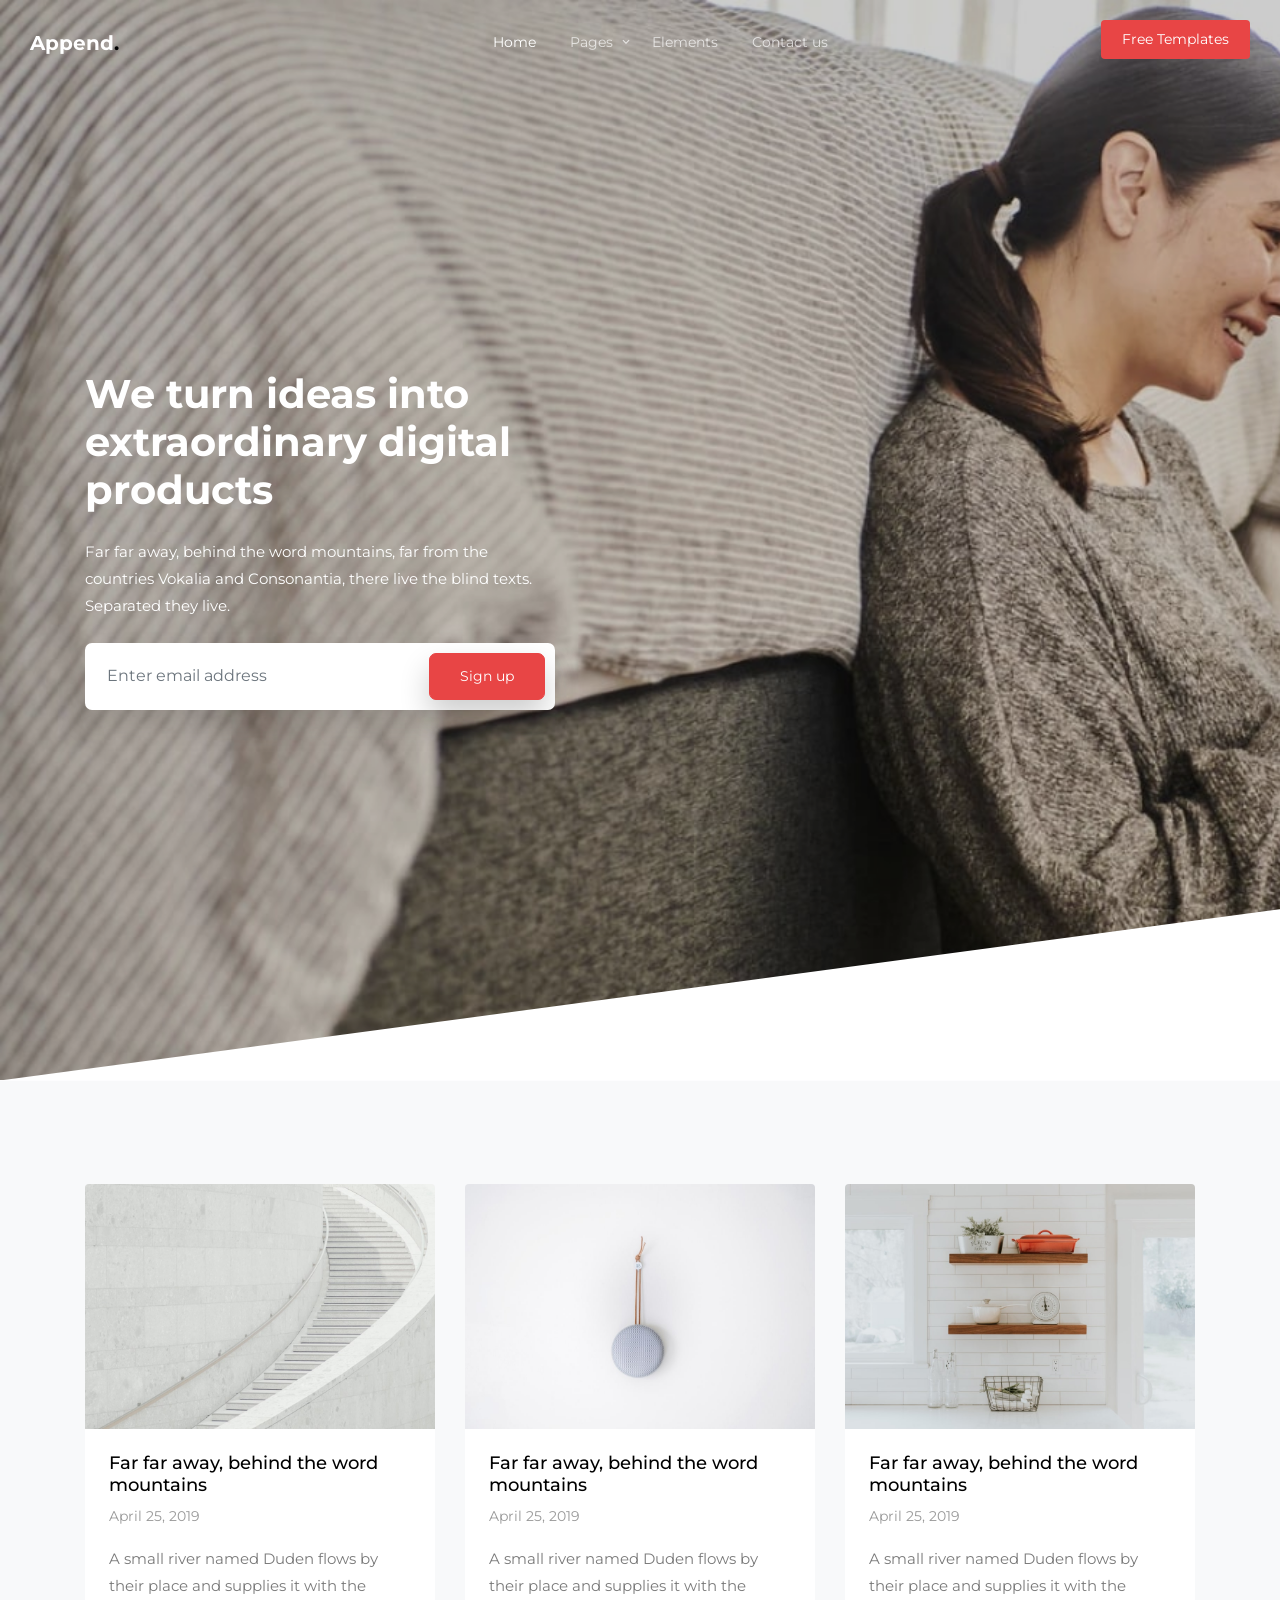
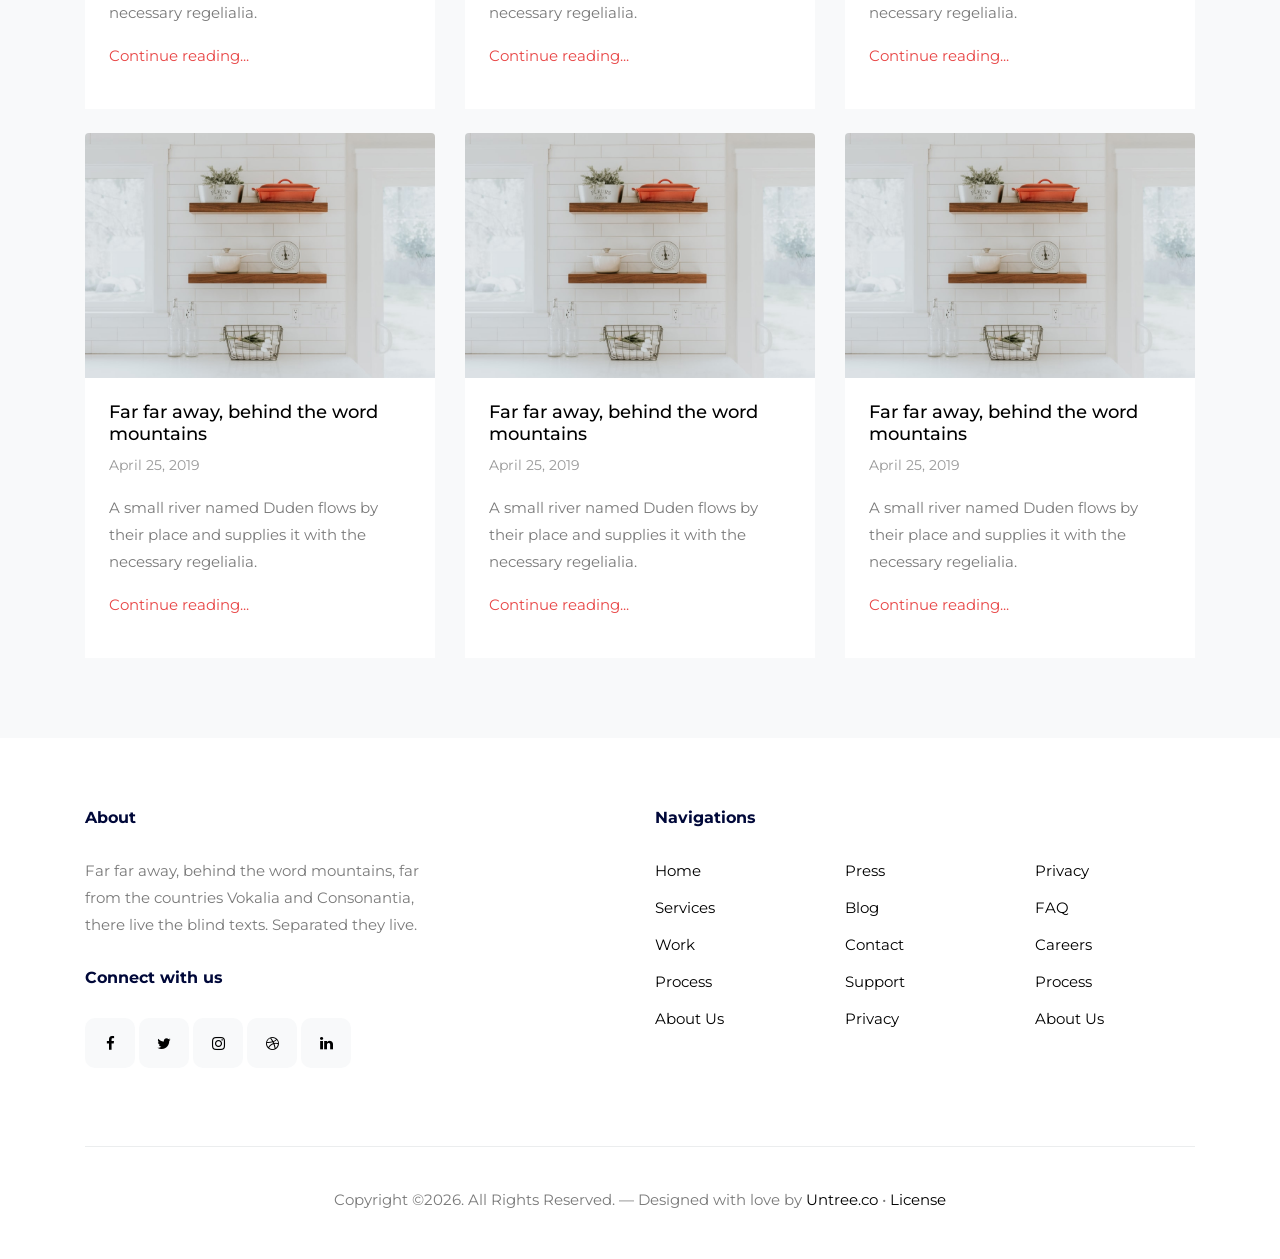
<file: static/blog.html>
<!-- /*
* Template Name: Append
* Template Author: Untree.co
* Tempalte URI: https://untree.co/
* License: https://creativecommons.org/licenses/by/3.0/
*/ -->
<!doctype html>
<html lang="en">
<head>
  <meta charset="utf-8">
  <meta name="viewport" content="width=device-width, initial-scale=1, shrink-to-fit=no">
  <meta name="author" content="Untree.co">
  <link rel="shortcut icon" href="favicon.png">

  <meta name="description" content="" />
  <meta name="keywords" content="bootstrap, bootstrap4" />


  <link href="https://fonts.googleapis.com/css2?family=Montserrat:wght@300;400;700&display=swap" rel="stylesheet">
  
  <link rel="stylesheet" href="css/bootstrap.min.css">
  <link rel="stylesheet" href="css/owl.carousel.min.css">
  <link rel="stylesheet" href="css/owl.theme.default.min.css">
  <link rel="stylesheet" href="fonts/icomoon/style.css">
  <link rel="stylesheet" href="fonts/feather/style.css">
  <link rel="stylesheet" href="fonts/flaticon/font/flaticon.css">
  <link rel="stylesheet" href="css/jquery.fancybox.min.css">
  <link rel="stylesheet" href="css/aos.css">
  <link rel="stylesheet" href="css/style.css">

  <title>Append Free HTML Template by Untree.co</title>
</head>
<body>


    <div class="site-mobile-menu site-navbar-target">
      <div class="site-mobile-menu-header">
        <div class="site-mobile-menu-close">
          <span class="icofont-close js-menu-toggle"></span>
        </div>
      </div>
      <div class="site-mobile-menu-body"></div>
    </div>
    
    <div class="container">


      <nav class="site-nav">
        <div class="logo">
          <a href="index.html" class="text-white">Append<span class="text-black">.</span></a>
        </div>
        <div class="row align-items-center">
          
          
          <div class="col-12 col-sm-12 col-lg-12 site-navigation text-center">
            <ul class="js-clone-nav d-none d-lg-inline-block text-left site-menu">
              <li class="active"><a href="index.html">Home</a></li>
              <li class="has-children">
                <a href="#">Pages</a>
                <ul class="dropdown">
                  <li><a href="portfolio.html">Portfolio</a></li>
                  <li><a href="single.html">Single</a></li>
                  <li><a href="about.html">About</a></li>
                  <li><a href="contact.html">Contact</a></li>

                  <li class="has-children">
                    <a href="#">Menu Two</a>
                    <ul class="dropdown">
                      <li><a href="#">Sub Menu One</a></li>
                      <li><a href="#">Sub Menu Two</a></li>
                      <li><a href="#">Sub Menu Three</a></li>
                    </ul>
                  </li>
                  <li><a href="#">Menu Three</a></li>
                </ul>
              </li>
              <li><a href="elements.html">Elements</a></li>
              <li><a href="contact.html">Contact us</a></li>
            </ul>

            <ul class="js-clone-nav d-none d-lg-inline-block text-left site-menu float-right menu-absolute">
              <li class="cta-button"><a href="https://untree.co/" target="_blank">Free Templates</a></li>
            </ul>

            <a href="#" class="burger light ml-auto site-menu-toggle js-menu-toggle d-block d-lg-none" data-toggle="collapse" data-target="#main-navbar">
              <span></span>
            </a>

          </div>

        </div>  
      </nav> <!-- END nav -->

    </div> <!-- END container -->


    <div class="hero-slant overlay" data-stellar-background-ratio="0.5" style="background-image: url('images/hero-min.jpg')">

      <div class="container">
        <div class="row align-items-center justify-content-between">
          <div class="col-lg-7 intro">
            <h1 class="text-white font-weight-bold mb-4" data-aos="fade-up" data-aos-delay="0">We turn ideas into extraordinary digital products</h1>
            <p class="text-white mb-4" data-aos="fade-up" data-aos-delay="100">Far far away, behind the word mountains, far from the countries Vokalia and Consonantia, there live the blind texts. Separated they live.</p>
            <form action="#" class="sign-up-form d-flex" data-aos="fade-up" data-aos-delay="200">
              <input type="text" class="form-control" placeholder="Enter email address">
              <input type="submit" class="btn btn-primary" value="Sign up">
            </form>
          
          </div>
          
          
        </div>

        
      </div>

      <div class="slant" style="background-image: url('images/slant.svg');"></div>
    </div>

     <div class="site-section bg-light" id="blog-section">
      <div class="container">
        <div class="row">
          
          
          <div class="col-md-6 mb-5 mb-lg-0 col-lg-4 mt-4">
            <div class="blog_entry">
              <a href="#"><img src="images/img_h_3-min.jpg" alt="Free Website Template by Free-Template.co" class="img-fluid"></a>
              <div class="p-4 bg-white">
                <h3><a href="#">Far far away, behind the word mountains</a></h3>
                <span class="date">April 25, 2019</span>
                <p>A small river named Duden flows by their place and supplies it with the necessary regelialia.</p>
                <p class="more"><a href="#">Continue reading...</a></p>
              </div>
            </div>
          </div>

          <div class="col-md-6 mb-5 mb-lg-0 col-lg-4 mt-4">
            <div class="blog_entry">
              <a href="#"><img src="images/img_h_5-min.jpg" alt="Free Website Template by Free-Template.co" class="img-fluid"></a>
              <div class="p-4 bg-white">
                <h3><a href="#">Far far away, behind the word mountains</a></h3>
                <span class="date">April 25, 2019</span>
                <p>A small river named Duden flows by their place and supplies it with the necessary regelialia.</p>
                <p class="more"><a href="#">Continue reading...</a></p>
              </div>
            </div>
          </div>

          <div class="col-md-6 mb-5 mb-lg-0 col-lg-4 mt-4">
            <div class="blog_entry">
              <a href="#"><img src="images/img_h_7-min.jpg" alt="Free Website Template by Free-Template.co" class="img-fluid"></a>
              <div class="p-4 bg-white">
                <h3><a href="#">Far far away, behind the word mountains</a></h3>
                <span class="date">April 25, 2019</span>
                <p>A small river named Duden flows by their place and supplies it with the necessary regelialia.</p>
                <p class="more"><a href="#">Continue reading...</a></p>
              </div>
            </div>
          </div>

          <div class="col-md-6 mb-5 mb-lg-0 col-lg-4 mt-4">
            <div class="blog_entry">
              <a href="#"><img src="images/img_h_7-min.jpg" alt="Free Website Template by Free-Template.co" class="img-fluid"></a>
              <div class="p-4 bg-white">
                <h3><a href="#">Far far away, behind the word mountains</a></h3>
                <span class="date">April 25, 2019</span>
                <p>A small river named Duden flows by their place and supplies it with the necessary regelialia.</p>
                <p class="more"><a href="#">Continue reading...</a></p>
              </div>
            </div>
          </div>

          <div class="col-md-6 mb-5 mb-lg-0 col-lg-4 mt-4">
            <div class="blog_entry">
              <a href="#"><img src="images/img_h_7-min.jpg" alt="Free Website Template by Free-Template.co" class="img-fluid"></a>
              <div class="p-4 bg-white">
                <h3><a href="#">Far far away, behind the word mountains</a></h3>
                <span class="date">April 25, 2019</span>
                <p>A small river named Duden flows by their place and supplies it with the necessary regelialia.</p>
                <p class="more"><a href="#">Continue reading...</a></p>
              </div>
            </div>
          </div>

          <div class="col-md-6 mb-5 mb-lg-0 col-lg-4 mt-4">
            <div class="blog_entry">
              <a href="#"><img src="images/img_h_7-min.jpg" alt="Free Website Template by Free-Template.co" class="img-fluid"></a>
              <div class="p-4 bg-white">
                <h3><a href="#">Far far away, behind the word mountains</a></h3>
                <span class="date">April 25, 2019</span>
                <p>A small river named Duden flows by their place and supplies it with the necessary regelialia.</p>
                <p class="more"><a href="#">Continue reading...</a></p>
              </div>
            </div>
          </div>
        </div>
      </div>
    </div>

     <div class="site-footer">
      <div class="container">
        <div class="row justify-content-between">
          <div class="col-lg-4">
            <div class="widget">
              <h3>About</h3>
              <p>Far far away, behind the word mountains, far from the countries Vokalia and Consonantia, there live the blind texts. Separated they live.</p>
            </div>
            <div class="widget">
              <h3>Connect with us</h3>
              <ul class="social list-unstyled">
                <li><a href="#"><span class="icon-facebook"></span></a></li>
                <li><a href="#"><span class="icon-twitter"></span></a></li>
                <li><a href="#"><span class="icon-instagram"></span></a></li>
                <li><a href="#"><span class="icon-dribbble"></span></a></li>
                <li><a href="#"><span class="icon-linkedin"></span></a></li>
              </ul>
            </div>
          </div>
          <div class="col-lg-6">
            <div class="row">
              <div class="col-12">
                <div class="widget">
                  <h3>Navigations</h3>
                </div>
              </div>
              <div class="col-6 col-sm-6 col-md-4">
                <div class="widget">
                  <ul class="links list-unstyled">
                    <li><a href="#">Home</a></li>
                    <li><a href="#">Services</a></li>
                    <li><a href="#">Work</a></li>
                    <li><a href="#">Process</a></li>
                    <li><a href="#">About Us</a></li>
                  </ul>
                </div>
              </div>
              <div class="col-6 col-sm-6 col-md-4">
                <div class="widget">
                  <ul class="links list-unstyled">
                    <li><a href="#">Press</a></li>
                    <li><a href="#">Blog</a></li>
                    <li><a href="#">Contact</a></li>
                    <li><a href="#">Support</a></li>
                    <li><a href="#">Privacy</a></li>
                  </ul>
                </div>
              </div>
              <div class="col-6 col-sm-6 col-md-4">
                <div class="widget">
                  <ul class="links list-unstyled">
                    <li><a href="#">Privacy</a></li>
                    <li><a href="#">FAQ</a></li>
                    <li><a href="#">Careers</a></li>
                    <li><a href="#">Process</a></li>
                    <li><a href="#">About Us</a></li>
                  </ul>
                </div>
              </div>
            </div>
          </div>
        </div>

        <div class="row justify-content-center text-center copyright">
          <div class="col-md-8">
            <p>Copyright &copy;<script>document.write(new Date().getFullYear());</script>. All Rights Reserved. &mdash; Designed with love by <a href="https://untree.co" target="_blank" rel="nofollow noopener">Untree.co</a> &bullet; <a href="https://untree.co/license" target="_blank" rel="nofollow noopener">License</a>
            </p>
          </div>
        </div>
      </div>
    </div>
    

    <div id="overlayer"></div>
    <div class="loader">
      <div class="spinner-border" role="status">
        <span class="sr-only">Loading...</span>
      </div>
    </div>

    <script src="js/jquery-3.5.1.min.js"></script>
    <script src="js/jquery-migrate-3.0.0.min.js"></script>
    <script src="js/popper.min.js"></script>
    <script src="js/bootstrap.min.js"></script>
    <script src="js/owl.carousel.min.js"></script>
    <script src="js/aos.js"></script>
    <script src="js/imagesloaded.pkgd.js"></script>
    <script src="js/isotope.pkgd.min.js"></script>
    <script src="js/jquery.animateNumber.min.js"></script>
    <script src="js/jquery.stellar.min.js"></script>
    <script src="js/jquery.waypoints.min.js"></script>
    <script src="js/jquery.fancybox.min.js"></script>
    <script src="js/custom.js"></script>

    
  </body>
  </html>
</file>
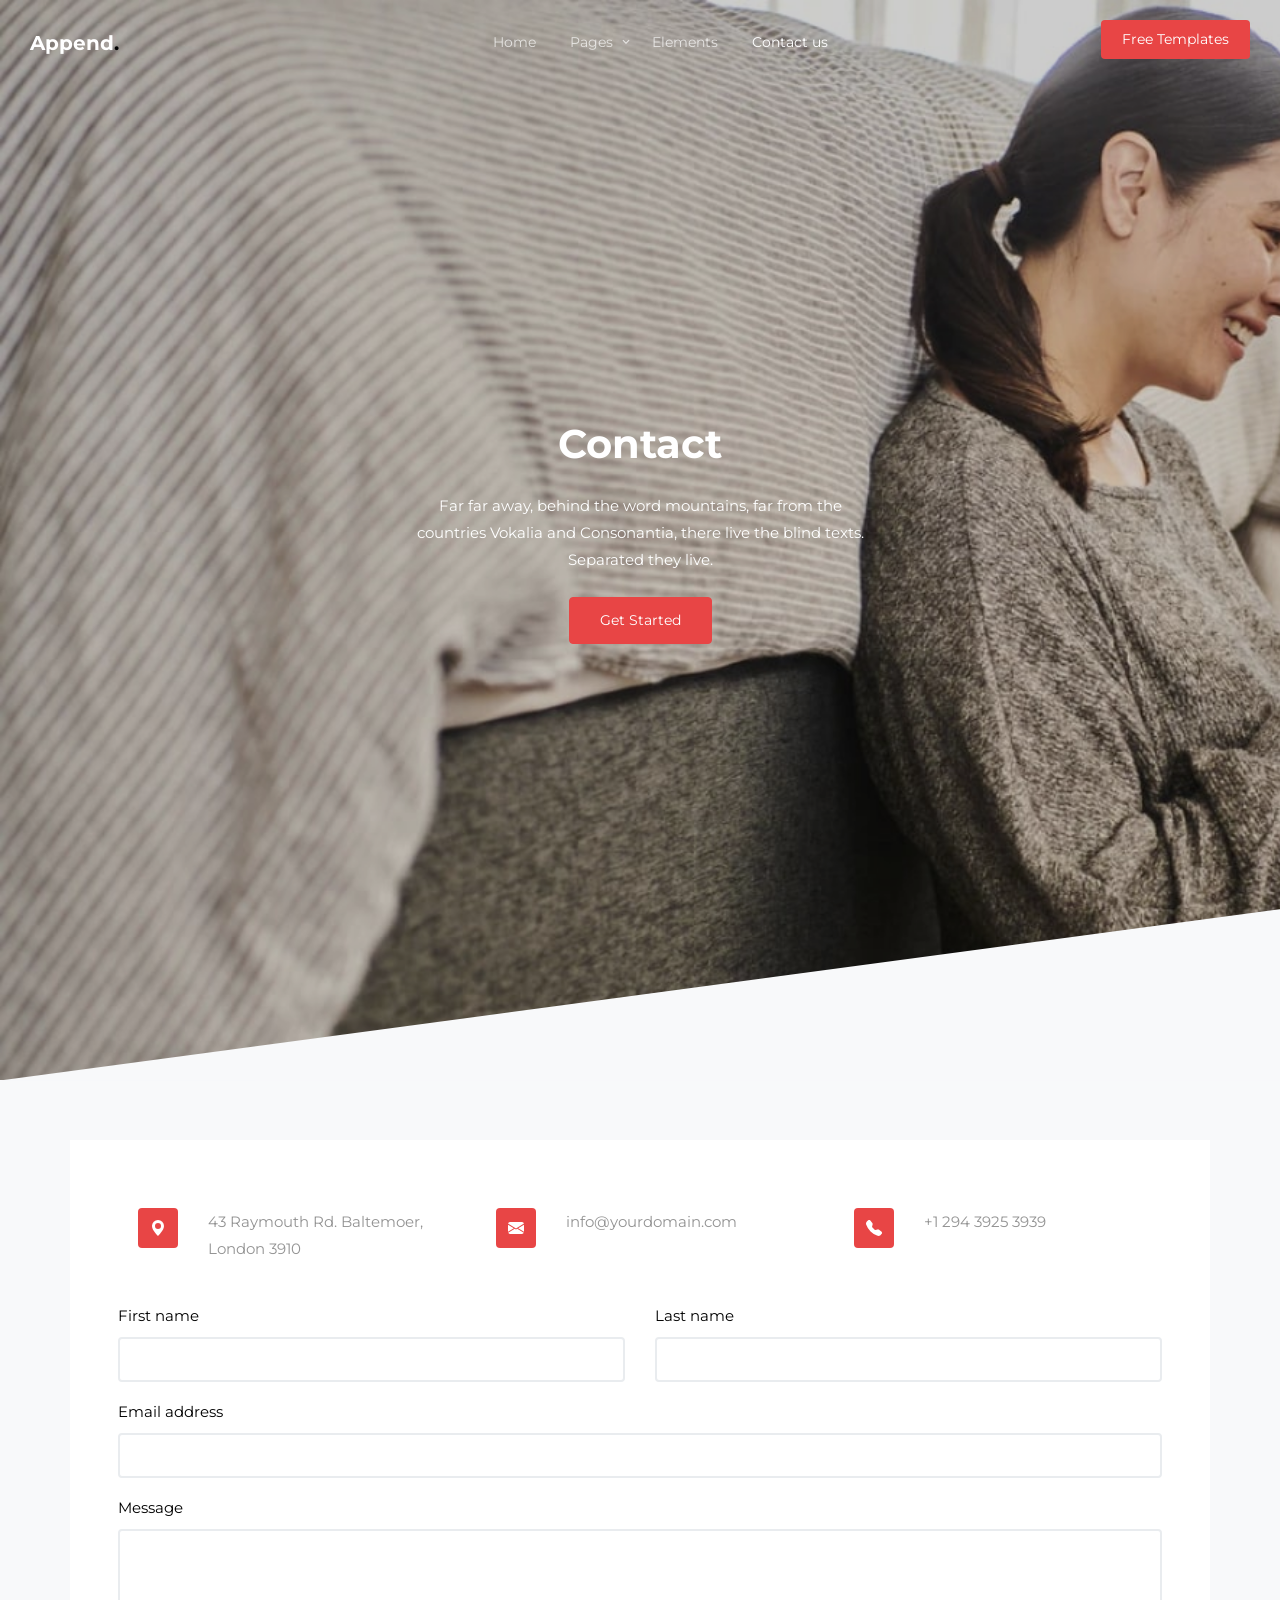
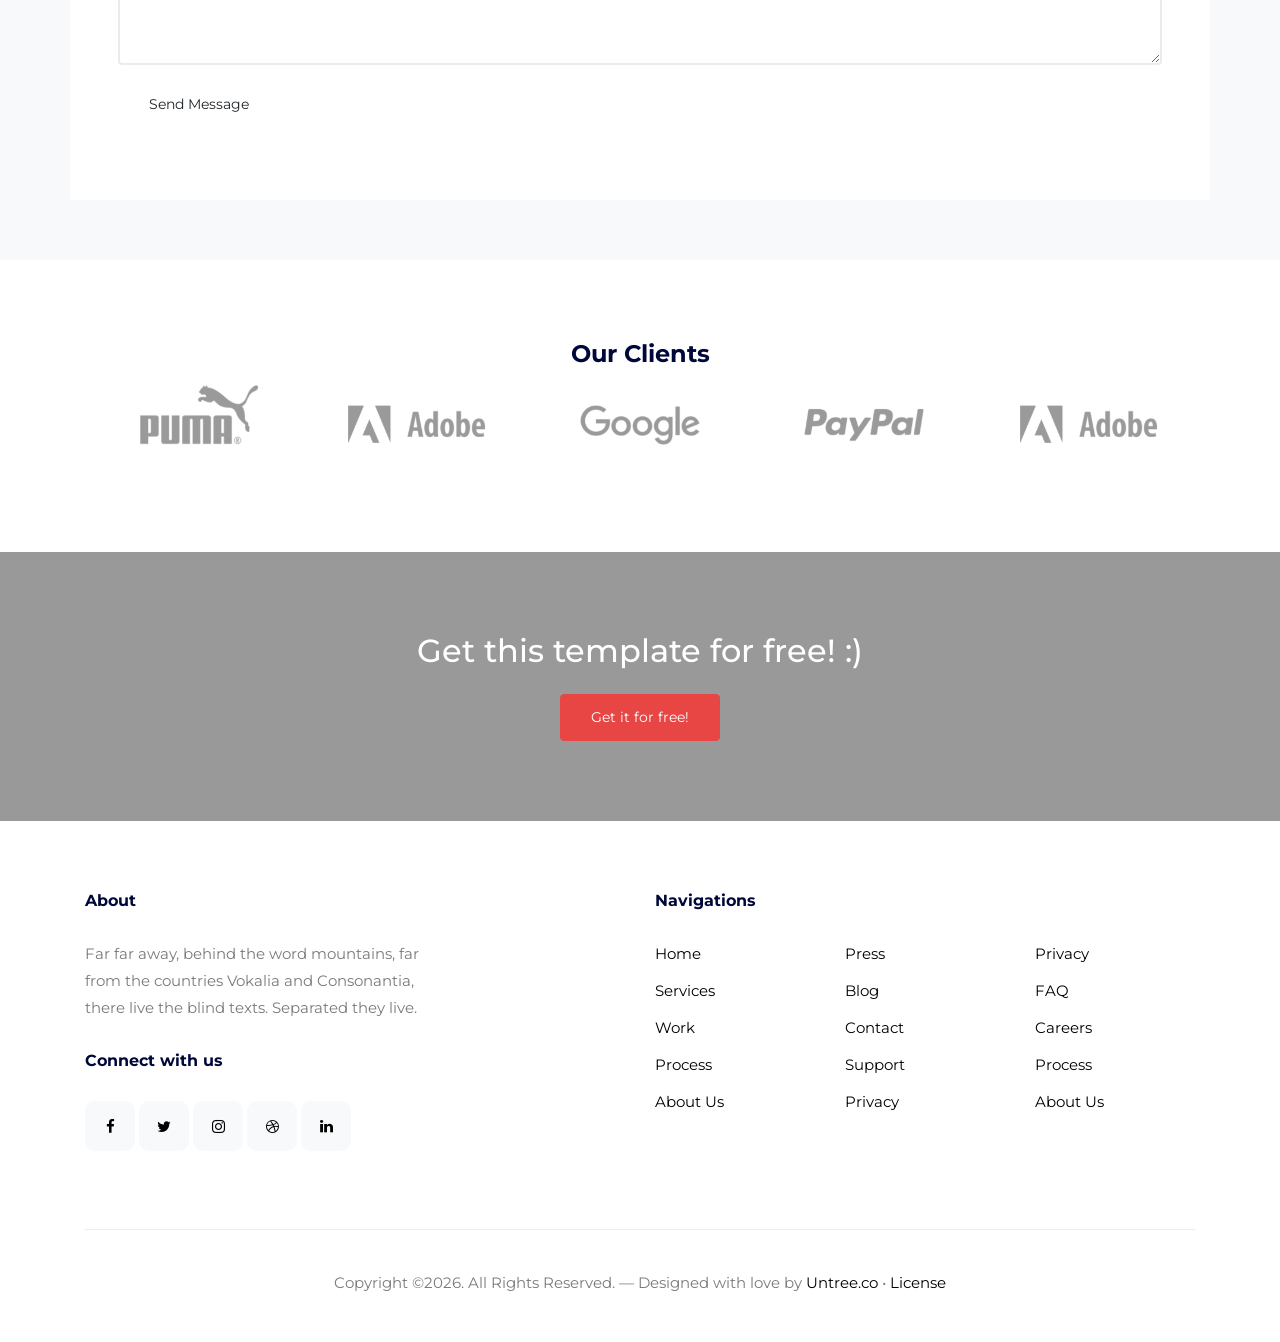
<file: static/contact.html>
<!-- /*
* Template Name: Append
* Template Author: Untree.co
* Tempalte URI: https://untree.co/
* License: https://creativecommons.org/licenses/by/3.0/
*/ -->
<!doctype html>
<html lang="en">
<head>
  <meta charset="utf-8">
  <meta name="viewport" content="width=device-width, initial-scale=1, shrink-to-fit=no">
  <meta name="author" content="Untree.co">
  <link rel="shortcut icon" href="favicon.png">

  <meta name="description" content="" />
  <meta name="keywords" content="bootstrap, bootstrap4" />


  <link href="https://fonts.googleapis.com/css2?family=Montserrat:wght@300;400;700&display=swap" rel="stylesheet">
  
  <link rel="stylesheet" href="css/bootstrap.min.css">
  <link rel="stylesheet" href="css/owl.carousel.min.css">
  <link rel="stylesheet" href="css/owl.theme.default.min.css">
  <link rel="stylesheet" href="fonts/icomoon/style.css">
  <link rel="stylesheet" href="fonts/feather/style.css">
  <link rel="stylesheet" href="fonts/flaticon/font/flaticon.css">
  <link rel="stylesheet" href="css/jquery.fancybox.min.css">
  <link rel="stylesheet" href="css/aos.css">
  <link rel="stylesheet" href="css/style.css">

  <title>Append Free HTML Template by Untree.co</title>
</head>
<body>


    <div class="site-mobile-menu site-navbar-target">
      <div class="site-mobile-menu-header">
        <div class="site-mobile-menu-close">
          <span class="icofont-close js-menu-toggle"></span>
        </div>
      </div>
      <div class="site-mobile-menu-body"></div>
    </div>
    
    <div class="container">


      <nav class="site-nav">
        <div class="logo">
          <a href="index.html" class="text-white">Append<span class="text-black">.</span></a>
        </div>
        <div class="row align-items-center">
          
          
          <div class="col-12 col-sm-12 col-lg-12 site-navigation text-center">
            <ul class="js-clone-nav d-none d-lg-inline-block text-left site-menu">
              <li><a href="index.html">Home</a></li>
              <li class="has-children">
                <a href="#">Pages</a>
                <ul class="dropdown">
                  <li><a href="portfolio.html">Portfolio</a></li>
                  <li><a href="single.html">Single</a></li>
                  <li><a href="about.html">About</a></li>
                  <li class="active"><a href="contact.html">Contact</a></li>

                  <li class="has-children">
                    <a href="#">Menu Two</a>
                    <ul class="dropdown">
                      <li><a href="#">Sub Menu One</a></li>
                      <li><a href="#">Sub Menu Two</a></li>
                      <li><a href="#">Sub Menu Three</a></li>
                    </ul>
                  </li>
                  <li><a href="#">Menu Three</a></li>
                </ul>
              </li>
              <li><a href="elements.html">Elements</a></li>
              <li class="active"><a href="contact.html">Contact us</a></li>
            </ul>

            <ul class="js-clone-nav d-none d-lg-inline-block text-left site-menu float-right menu-absolute">
              <li class="cta-button"><a href="https://untree.co/" target="_blank">Free Templates</a></li>
            </ul>

            <a href="#" class="burger light ml-auto site-menu-toggle js-menu-toggle d-block d-lg-none" data-toggle="collapse" data-target="#main-navbar">
              <span></span>
            </a>

          </div>

        </div>  
      </nav> <!-- END nav -->

    </div> <!-- END container -->


    <div class="hero-slant overlay" data-stellar-background-ratio="0.5" style="background-image: url('images/hero-min.jpg')">

      <div class="container">
        <div class="row align-items-center justify-content-center">
          <div class="col-lg-7 intro text-center">
            <h1 class="text-white font-weight-bold mb-4" data-aos="fade-up" data-aos-delay="0">Contact</h1>
            <p class="text-white mb-4" data-aos="fade-up" data-aos-delay="100">Far far away, behind the word mountains, far from the countries Vokalia and Consonantia, there live the blind texts. Separated they live.</p>
            <p data-aos="fade-up" data-aos-delay="200"><a href="#" class="btn btn-primary">Get Started</a></p>
            
          
          </div>
          
          
        </div>

        
      </div>

      <div class="slant" style="background-image: url('images/slant-grey.svg');"></div>
    </div>

    <div class="section-grey bg-light">
      <div class="container bg-white p-5">

        <div class="block">
          <div class="row justify-content-center">


            <div class="col-md-12 col-lg-12 pb-4" data-aos="fade-up" data-aos-delay="200">


              <div class="row">
                <div class="col-lg-4">
                  <div  class="service-2 no-shadow link horizontal d-flex active" data-aos="fade-left" data-aos-delay="0">
                    <div class="service-icon color-1 mb-4">
                      <svg xmlns="http://www.w3.org/2000/svg" width="16" height="16" fill="currentColor" class="bi bi-geo-alt-fill" viewBox="0 0 16 16">
                        <path d="M8 16s6-5.686 6-10A6 6 0 0 0 2 6c0 4.314 6 10 6 10zm0-7a3 3 0 1 1 0-6 3 3 0 0 1 0 6z"/>
                      </svg>
                    </div> <!-- /.icon -->
                    <div class="service-contents">
                      <p>43 Raymouth Rd. Baltemoer, London 3910</p>
                    </div> <!-- /.service-contents-->
                  </div> <!-- /.service -->
                </div>

                <div class="col-lg-4">
                  <div  class="service-2 no-shadow link horizontal d-flex active" data-aos="fade-left" data-aos-delay="0">
                    <div class="service-icon color-1 mb-4">
                      <svg xmlns="http://www.w3.org/2000/svg" width="16" height="16" fill="currentColor" class="bi bi-envelope-fill" viewBox="0 0 16 16">
                        <path d="M.05 3.555A2 2 0 0 1 2 2h12a2 2 0 0 1 1.95 1.555L8 8.414.05 3.555zM0 4.697v7.104l5.803-3.558L0 4.697zM6.761 8.83l-6.57 4.027A2 2 0 0 0 2 14h12a2 2 0 0 0 1.808-1.144l-6.57-4.027L8 9.586l-1.239-.757zm3.436-.586L16 11.801V4.697l-5.803 3.546z"/>
                      </svg>
                    </div> <!-- /.icon -->
                    <div class="service-contents">
                      <p>info@yourdomain.com</p>
                    </div> <!-- /.service-contents-->
                  </div> <!-- /.service -->
                </div>

                <div class="col-lg-4">
                  <div  class="service-2 no-shadow link horizontal d-flex active" data-aos="fade-left" data-aos-delay="0">
                    <div class="service-icon color-1 mb-4">
                      <svg xmlns="http://www.w3.org/2000/svg" width="16" height="16" fill="currentColor" class="bi bi-telephone-fill" viewBox="0 0 16 16">
                        <path fill-rule="evenodd" d="M1.885.511a1.745 1.745 0 0 1 2.61.163L6.29 2.98c.329.423.445.974.315 1.494l-.547 2.19a.678.678 0 0 0 .178.643l2.457 2.457a.678.678 0 0 0 .644.178l2.189-.547a1.745 1.745 0 0 1 1.494.315l2.306 1.794c.829.645.905 1.87.163 2.611l-1.034 1.034c-.74.74-1.846 1.065-2.877.702a18.634 18.634 0 0 1-7.01-4.42 18.634 18.634 0 0 1-4.42-7.009c-.362-1.03-.037-2.137.703-2.877L1.885.511z"/>
                      </svg>
                    </div> <!-- /.icon -->
                    <div class="service-contents">
                      <p>+1 294 3925 3939</p>
                    </div> <!-- /.service-contents-->
                  </div> <!-- /.service -->
                </div>
              </div>

              <form>
                <div class="row">
                  <div class="col-6">
                    <div class="form-group">
                      <label class="text-black" for="fname">First name</label>
                      <input type="text" class="form-control" id="fname">
                    </div>
                  </div>
                  <div class="col-6">
                    <div class="form-group">
                      <label class="text-black" for="lname">Last name</label>
                      <input type="text" class="form-control" id="lname">
                    </div>
                  </div>
                </div>
                <div class="form-group">
                  <label class="text-black" for="email">Email address</label>
                  <input type="email" class="form-control" id="email">
                </div>

                <div class="form-group">
                  <label class="text-black" for="message">Message</label>
                  <textarea name="" class="form-control" id="message" cols="30" rows="5"></textarea>
                </div>

                <button type="submit" class="btn btn-primary-hover-outline">Send Message</button>
              </form>

            </div>





          </div>

        </div>

      </div>


    </div>

    <div class="site-section">
      <div class="container">
        <div class="row justify-content-center">
          <div class="col-lg-6 text-center">
            <h4 class="font-weight-bold">Our Clients</h4>
          </div>
        </div>

        <div class="owl-logos owl-carousel">
          <div class="item">
            <img src="images/logo-puma.png" alt="Image" class="img-fluid">
          </div>
          <div class="item">
            <img src="images/logo-adobe.png" alt="Image" class="img-fluid">
          </div>
          <div class="item">
            <img src="images/logo-google.png" alt="Image" class="img-fluid">
          </div>
          <div class="item">
            <img src="images/logo-paypal.png" alt="Image" class="img-fluid">
          </div>
          <div class="item">
            <img src="images/logo-adobe.png" alt="Image" class="img-fluid">
          </div>
          <div class="item">
            <img src="images/logo-google.png" alt="Image" class="img-fluid">
          </div>
          

        </div>
        
            
      </div>
      
    </div>
        
    
    <div class="site-section overlay site-cover-2" style="background-image: url('images/img_v_3-min.jpg')">
      <div class="container">
        <div class="row">
          <div class="col-lg-7 mx-auto text-center">
            <h2 class="text-white mb-4">Get this template for free! :)</h2>
            <p class="mb-0"><a href="https://untree.co/" rel="noopener" class="btn btn-primary">Get it for free!</a></p>
          </div>
        </div>
      </div>
    </div>

     <div class="site-footer">
      <div class="container">
        <div class="row justify-content-between">
          <div class="col-lg-4">
            <div class="widget">
              <h3>About</h3>
              <p>Far far away, behind the word mountains, far from the countries Vokalia and Consonantia, there live the blind texts. Separated they live.</p>
            </div>
            <div class="widget">
              <h3>Connect with us</h3>
              <ul class="social list-unstyled">
                <li><a href="#"><span class="icon-facebook"></span></a></li>
                <li><a href="#"><span class="icon-twitter"></span></a></li>
                <li><a href="#"><span class="icon-instagram"></span></a></li>
                <li><a href="#"><span class="icon-dribbble"></span></a></li>
                <li><a href="#"><span class="icon-linkedin"></span></a></li>
              </ul>
            </div>
          </div>
          <div class="col-lg-6">
            <div class="row">
              <div class="col-12">
                <div class="widget">
                  <h3>Navigations</h3>
                </div>
              </div>
              <div class="col-6 col-sm-6 col-md-4">
                <div class="widget">
                  <ul class="links list-unstyled">
                    <li><a href="#">Home</a></li>
                    <li><a href="#">Services</a></li>
                    <li><a href="#">Work</a></li>
                    <li><a href="#">Process</a></li>
                    <li><a href="#">About Us</a></li>
                  </ul>
                </div>
              </div>
              <div class="col-6 col-sm-6 col-md-4">
                <div class="widget">
                  <ul class="links list-unstyled">
                    <li><a href="#">Press</a></li>
                    <li><a href="#">Blog</a></li>
                    <li><a href="#">Contact</a></li>
                    <li><a href="#">Support</a></li>
                    <li><a href="#">Privacy</a></li>
                  </ul>
                </div>
              </div>
              <div class="col-6 col-sm-6 col-md-4">
                <div class="widget">
                  <ul class="links list-unstyled">
                    <li><a href="#">Privacy</a></li>
                    <li><a href="#">FAQ</a></li>
                    <li><a href="#">Careers</a></li>
                    <li><a href="#">Process</a></li>
                    <li><a href="#">About Us</a></li>
                  </ul>
                </div>
              </div>
            </div>
          </div>
        </div>

        <div class="row justify-content-center text-center copyright">
          <div class="col-md-8">
            <p>Copyright &copy;<script>document.write(new Date().getFullYear());</script>. All Rights Reserved. &mdash; Designed with love by <a href="https://untree.co" target="_blank" rel="nofollow noopener">Untree.co</a> &bullet; <a href="https://untree.co/license" target="_blank" rel="nofollow noopener">License</a>
            </p>
          </div>
        </div>
      </div>
    </div>
    

    <div id="overlayer"></div>
    <div class="loader">
      <div class="spinner-border" role="status">
        <span class="sr-only">Loading...</span>
      </div>
    </div>

    <script src="js/jquery-3.5.1.min.js"></script>
    <script src="js/jquery-migrate-3.0.0.min.js"></script>
    <script src="js/popper.min.js"></script>
    <script src="js/bootstrap.min.js"></script>
    <script src="js/owl.carousel.min.js"></script>
    <script src="js/aos.js"></script>
    <script src="js/imagesloaded.pkgd.js"></script>
    <script src="js/isotope.pkgd.min.js"></script>
    <script src="js/jquery.animateNumber.min.js"></script>
    <script src="js/jquery.stellar.min.js"></script>
    <script src="js/jquery.waypoints.min.js"></script>
    <script src="js/jquery.fancybox.min.js"></script>
    <script src="js/custom.js"></script>

    
  </body>
  </html>
</file>
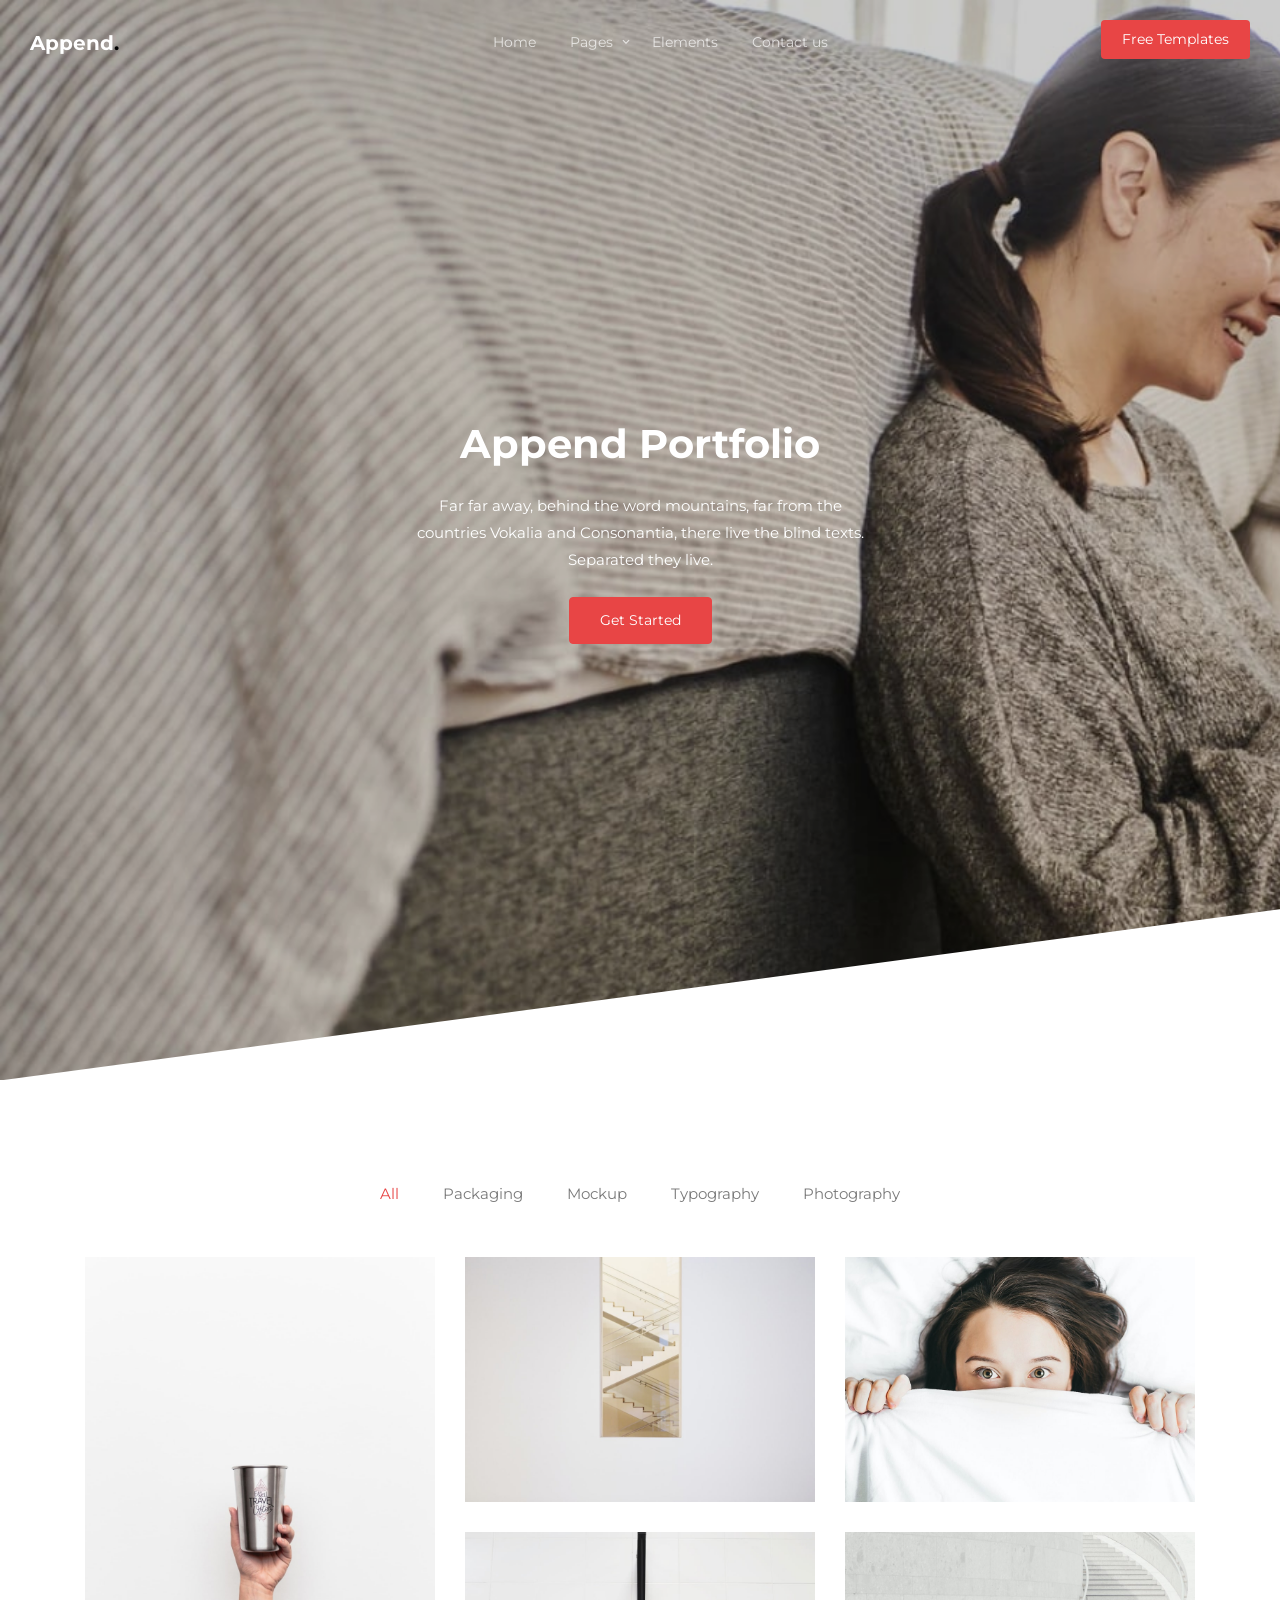
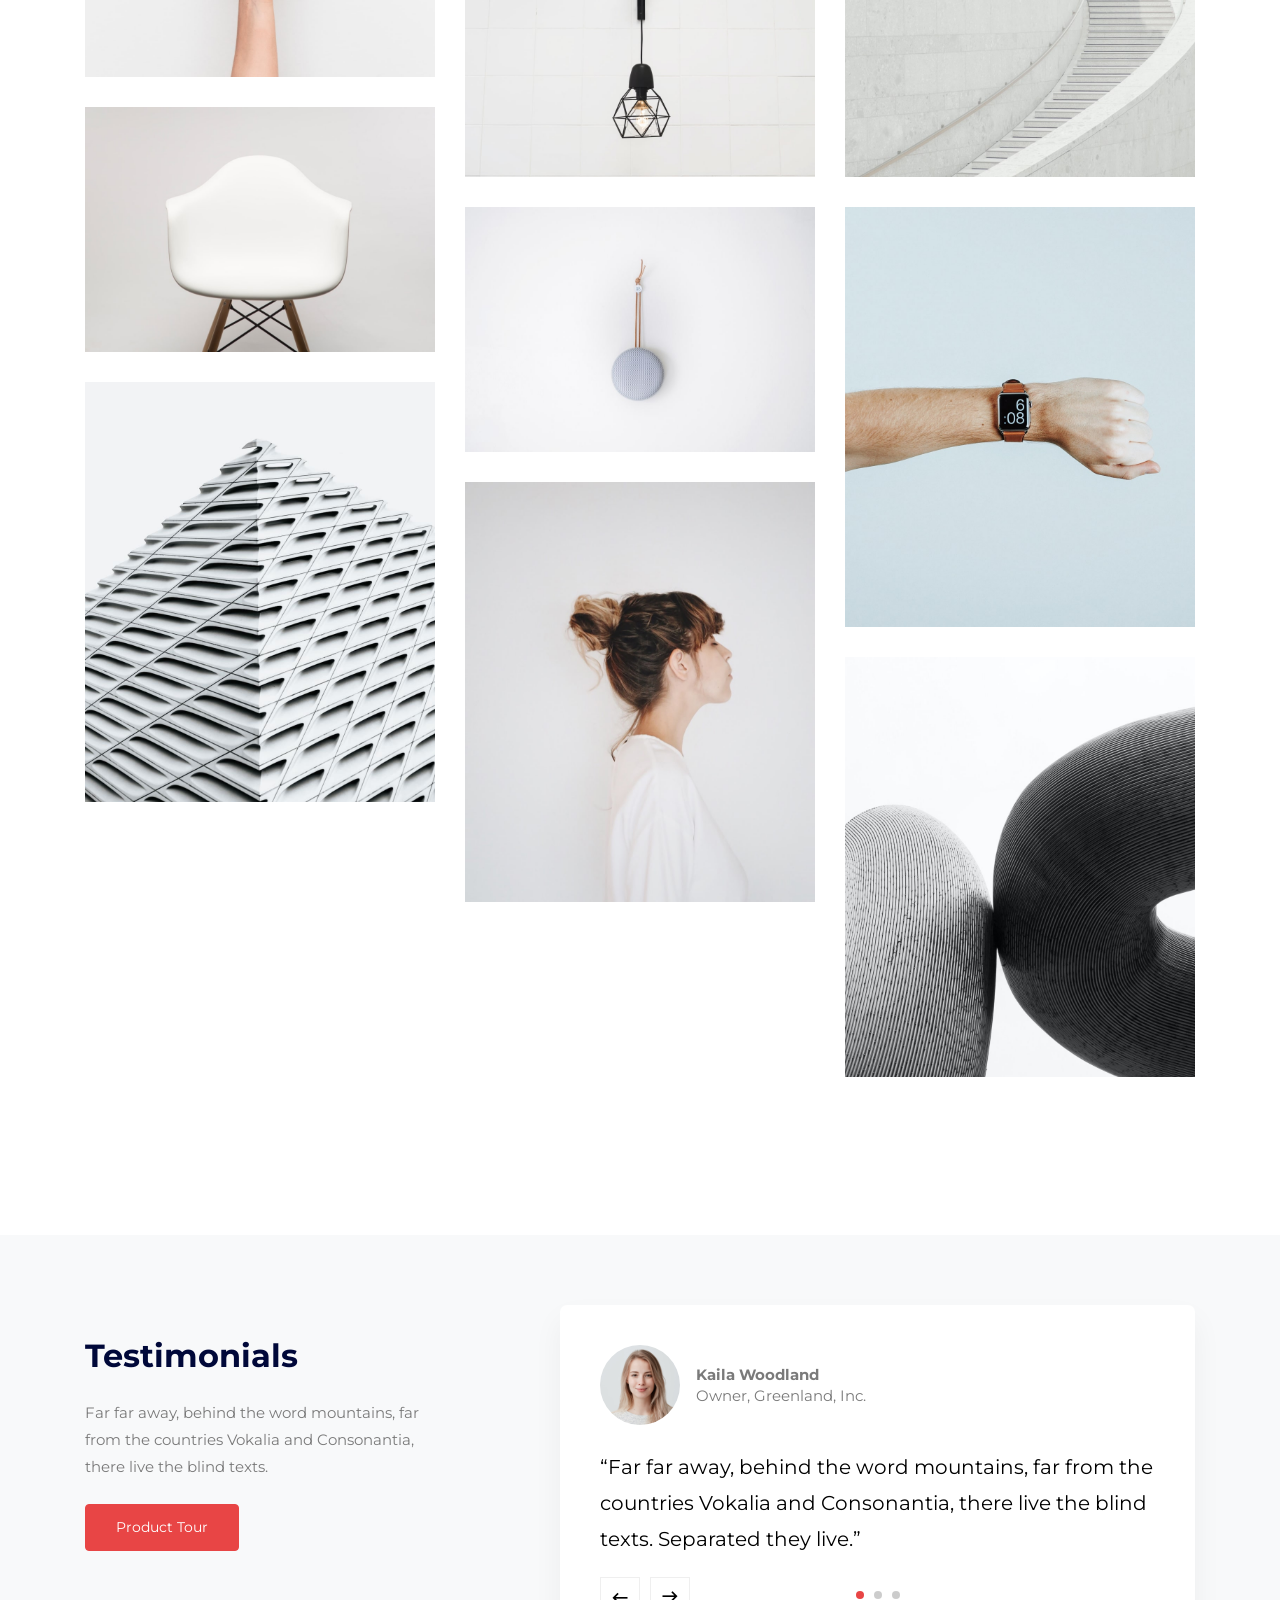
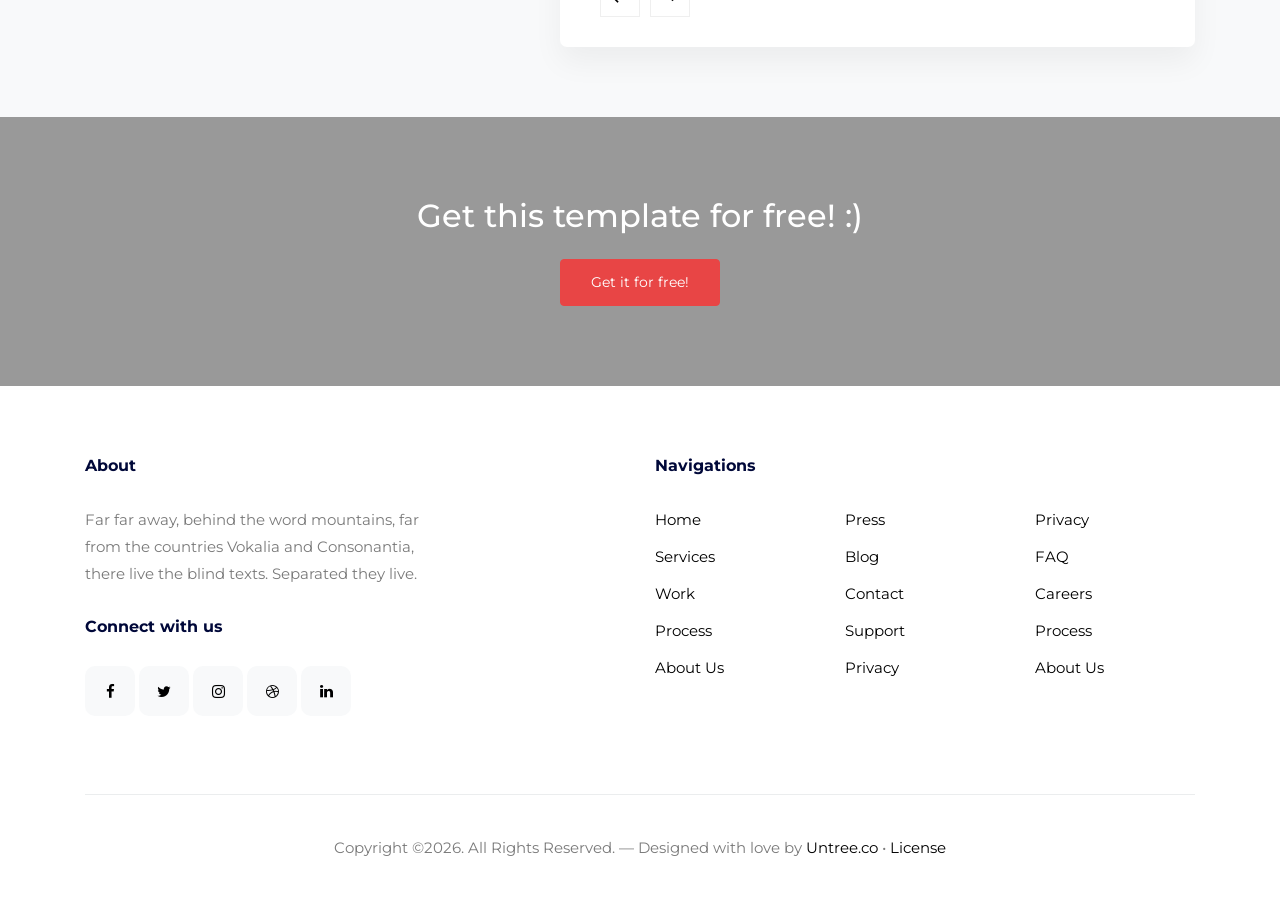
<file: static/portfolio.html>
<!-- /*
* Template Name: Append
* Template Author: Untree.co
* Tempalte URI: https://untree.co/
* License: https://creativecommons.org/licenses/by/3.0/
*/ -->
<!doctype html>
<html lang="en">
<head>
  <meta charset="utf-8">
  <meta name="viewport" content="width=device-width, initial-scale=1, shrink-to-fit=no">
  <meta name="author" content="Untree.co">
  <link rel="shortcut icon" href="favicon.png">

  <meta name="description" content="" />
  <meta name="keywords" content="bootstrap, bootstrap4" />


  <link href="https://fonts.googleapis.com/css2?family=Montserrat:wght@300;400;700&display=swap" rel="stylesheet">
  
  <link rel="stylesheet" href="css/bootstrap.min.css">
  <link rel="stylesheet" href="css/owl.carousel.min.css">
  <link rel="stylesheet" href="css/owl.theme.default.min.css">
  <link rel="stylesheet" href="fonts/icomoon/style.css">
  <link rel="stylesheet" href="fonts/feather/style.css">
  <link rel="stylesheet" href="fonts/flaticon/font/flaticon.css">
  <link rel="stylesheet" href="css/jquery.fancybox.min.css">
  <link rel="stylesheet" href="css/aos.css">
  <link rel="stylesheet" href="css/style.css">

  <title>Append Free HTML Template by Untree.co</title>
</head>
<body>


    <div class="site-mobile-menu site-navbar-target">
      <div class="site-mobile-menu-header">
        <div class="site-mobile-menu-close">
          <span class="icofont-close js-menu-toggle"></span>
        </div>
      </div>
      <div class="site-mobile-menu-body"></div>
    </div>
    
    <div class="container">


      <nav class="site-nav">
        <div class="logo">
          <a href="index.html" class="text-white">Append<span class="text-black">.</span></a>
        </div>
        <div class="row align-items-center">
          
          
          <div class="col-12 col-sm-12 col-lg-12 site-navigation text-center">
            <ul class="js-clone-nav d-none d-lg-inline-block text-left site-menu">
              <li><a href="index.html">Home</a></li>
              <li class="has-children">
                <a href="#">Pages</a>
                <ul class="dropdown">
                  <li class="active"><a href="portfolio.html">Portfolio</a></li>
                  <li><a href="single.html">Single</a></li>
                  <li><a href="about.html">About</a></li>
                  <li><a href="contact.html">Contact</a></li>

                  <li class="has-children">
                    <a href="#">Menu Two</a>
                    <ul class="dropdown">
                      <li><a href="#">Sub Menu One</a></li>
                      <li><a href="#">Sub Menu Two</a></li>
                      <li><a href="#">Sub Menu Three</a></li>
                    </ul>
                  </li>
                  <li><a href="#">Menu Three</a></li>
                </ul>
              </li>
              <li><a href="elements.html">Elements</a></li>
              <li><a href="contact.html">Contact us</a></li>
            </ul>

            <ul class="js-clone-nav d-none d-lg-inline-block text-left site-menu float-right menu-absolute">
              <li class="cta-button"><a href="https://untree.co/" target="_blank">Free Templates</a></li>
            </ul>

            <a href="#" class="burger light ml-auto site-menu-toggle js-menu-toggle d-block d-lg-none" data-toggle="collapse" data-target="#main-navbar">
              <span></span>
            </a>

          </div>

        </div>  
      </nav> <!-- END nav -->

    </div> <!-- END container -->


    <div class="hero-slant overlay" data-stellar-background-ratio="0.5" style="background-image: url('images/hero-min.jpg')">

      <div class="container">
        <div class="row align-items-center justify-content-center">
          <div class="col-lg-7 intro text-center">
            <h1 class="text-white font-weight-bold mb-4" data-aos="fade-up" data-aos-delay="0">Append Portfolio</h1>
            <p class="text-white mb-4" data-aos="fade-up" data-aos-delay="100">Far far away, behind the word mountains, far from the countries Vokalia and Consonantia, there live the blind texts. Separated they live.</p>
            <p data-aos="fade-up" data-aos-delay="200"><a href="#" class="btn btn-primary">Get Started</a></p>
            
          
          </div>
          
          
        </div>

        
      </div>

      <div class="slant" style="background-image: url('images/slant.svg');"></div>
    </div>

    <div class="site-section" id="portfolio-section">
      <div class="container">

        <div class="filters" data-aos="fade-up" data-aos-delay="100">
          <ul>
            <li class="active" data-filter="*">All</li>
            <li data-filter=".packaging">Packaging</li>
            <li data-filter=".mockup">Mockup</li>
            <li data-filter=".typography">Typography</li>
            <li data-filter=".photography">Photography</li>
          </ul>
        </div>

        <div class="filters-content mb-5" data-aos="fade-up" data-aos-delay="200">
          <div class="row grid">
            <div class="isotope-card col-sm-4 all mockup">
              <a href="images/img_v_4-min.jpg" data-fancybox="gal">
                <img src="images/img_v_4-min.jpg" alt="Image" class="img-fluid">
                <div class="contents">
                  <h3>Card Vol. 3</h3>
                  <div class="cat">Mockup</div>
                </div>
              </a>
            </div>

            <div class="isotope-card col-sm-4 all mockup">
              <a href="images/img_h_1-min.jpg" data-fancybox="gal">
                <img src="images/img_h_1-min.jpg" alt="Image" class="img-fluid">
                <div class="contents">
                  <h3>Card Vol. 3</h3>
                  <div class="cat">Mockup</div>
                </div>
              </a>
            </div>
            <div class="isotope-card col-sm-4 all mockup">
              <a href="images/img_h_8-min.jpg" data-fancybox="gal">
                <img src="images/img_h_8-min.jpg" alt="Image" class="img-fluid">
                <div class="contents">
                  <h3>Card Vol. 3</h3>
                  <div class="cat">Mockup</div>
                </div>
              </a>
            </div>
            <div class="isotope-card col-sm-4 all typography">
              <a href="images/img_h_2-min.jpg" data-fancybox="gal">
                <img src="images/img_h_2-min.jpg" alt="Image" class="img-fluid">
                <div class="contents">
                  <h3>House Design</h3>
                  <div class="cat">Typography</div>
                </div>
              </a>

            </div>                            
            <div class="isotope-card col-sm-4 all mockup">
              <a href="images/img_h_3-min.jpg" data-fancybox="gal">
                <img src="images/img_h_3-min.jpg" alt="Image" class="img-fluid">
                <div class="contents">
                  <h3>WoW</h3>
                  <div class="cat">Mockup</div>
                </div>
              </a>
            </div>
            <div class="isotope-card col-sm-4 all packaging">
              <a href="images/img_h_4-min.jpg" data-fancybox="gal">
                <img src="images/img_h_4-min.jpg" alt="Image" class="img-fluid">
                <div class="contents">
                  <h3>Seat</h3>
                  <div class="cat">Packaging</div>
                </div>
              </a>
            </div>
            <div class="isotope-card col-sm-4 all typography">
              <a href="images/img_h_5-min.jpg" data-fancybox="gal">
                <img src="images/img_h_5-min.jpg" alt="Image" class="img-fluid">
                <div class="contents">
                  <h3>Seat</h3>
                  <div class="cat">Packaging</div>
                </div>
              </a>
            </div>
            <div class="isotope-card col-sm-4 all photography">
              <a href="images/img_v_1-min.jpg" data-fancybox="gal">
                <img src="images/img_v_1-min.jpg" alt="Image" class="img-fluid">
                <div class="contents">
                  <h3>House Design</h3>
                  <div class="cat">Photography</div>
                </div>
              </a>
            </div>
            <div class="isotope-card col-sm-4 all photography">
              <a href="images/img_v_2-min.jpg" data-fancybox="gal">
                <img src="images/img_v_2-min.jpg" alt="Image" class="img-fluid">
                <div class="contents">
                  <h3>House Design</h3>
                  <div class="cat">Photography</div>
                </div>
              </a>

            </div>

            <div class="isotope-card col-sm-4 all photography">
              <a href="images/img_v_8-min.jpg" data-fancybox="gal">
                <img src="images/img_v_8-min.jpg" alt="Image" class="img-fluid">
                <div class="contents">
                  <h3>House Design</h3>
                  <div class="cat">Photography</div>
                </div>
              </a>

            </div>
            <div class="isotope-card col-sm-4 all photography">
              <a href="images/img_v_3-min.jpg" data-fancybox="gal">
                <img src="images/img_v_3-min.jpg" alt="Image" class="img-fluid">
                <div class="contents">
                  <h3>House Design</h3>
                  <div class="cat">Photography</div>
                </div>
              </a>

            </div>

          </div>
        </div>
      </div>
    </div>
    <!-- .untrtee_co-section -->
        

    <div class="testimonial-section bg-light">
      <div class="container">
        <div class="row align-items-center justify-content-between">
          <div class="col-lg-4 mb-5 section-title" data-aos="fade-up" data-aos-delay="0">
            
            <h2 class="mb-4 font-weight-bold heading">Testimonials</h2>
            <p class="mb-4">Far far away, behind the word mountains, far from the countries Vokalia and Consonantia, there live the blind texts. </p>
            <p><a href="#" class="btn btn-primary">Product Tour</a></p>
          </div>
          <div class="col-lg-7" data-aos="fade-up" data-aos-delay="100">
            
            <div class="testimonial--wrap">
              <div class="owl-single owl-carousel no-dots no-nav">
                <div class="testimonial-item">
                  <div class="d-flex align-items-center mb-4">
                    <div class="photo mr-3">
                      <img src="images/person_4-min.jpg" alt="Image" class="img-fluid">
                    </div>
                    <div class="author">
                      <cite class="d-block mb-0">Kaila Woodland</cite>
                      <span>Owner, Greenland, Inc.</span>
                    </div>
                  </div>
                  <blockquote>
                    <p>&ldquo;Far far away, behind the word mountains, far from the countries Vokalia and Consonantia, there live the blind texts. Separated they live.&rdquo;</p>
                  </blockquote>
                </div>  

                <div class="testimonial-item">
                  <div class="d-flex align-items-center mb-4">
                    <div class="photo mr-3">
                      <img src="images/person_1-min.jpg" alt="Image" class="img-fluid">
                    </div>
                    <div class="author">
                      <cite class="d-block mb-0">Kaila Woodland</cite>
                      <span>Owner, Greenland, Inc.</span>
                    </div>
                  </div>
                  <blockquote>
                    <p>&ldquo;Far far away, behind the word mountains, far from the countries Vokalia and Consonantia, there live the blind texts. Separated they live.&rdquo;</p>
                  </blockquote>
                </div>  

                <div class="testimonial-item">
                  <div class="d-flex align-items-center mb-4">
                    <div class="photo mr-3">
                      <img src="images/person_2-min.jpg" alt="Image" class="img-fluid">
                    </div>
                    <div class="author">
                      <cite class="d-block mb-0">Kaila Woodland</cite>
                      <span>Owner, Greenland, Inc.</span>
                    </div>
                  </div>
                  <blockquote>
                    <p>&ldquo;Far far away, behind the word mountains, far from the countries Vokalia and Consonantia, there live the blind texts. Separated they live.&rdquo;</p>
                  </blockquote>
                </div>  
              </div>
              <div class="custom-nav-wrap">
                <a href="#" class="custom-owl-prev"><span class="icon-keyboard_backspace"></span></a>
                <a href="#" class="custom-owl-next"><span class="icon-keyboard_backspace"></span></a>
              </div>
            </div>

          </div>
        </div>
      </div>
    </div>
    
    <div class="site-section overlay site-cover-2" style="background-image: url('images/img_v_3-min.jpg')">
      <div class="container">
        <div class="row">
          <div class="col-lg-7 mx-auto text-center">
            <h2 class="text-white mb-4">Get this template for free! :)</h2>
            <p class="mb-0"><a href="https://untree.co/" rel="noopener" class="btn btn-primary">Get it for free!</a></p>
          </div>
        </div>
      </div>
    </div>

     <div class="site-footer">
      <div class="container">
        <div class="row justify-content-between">
          <div class="col-lg-4">
            <div class="widget">
              <h3>About</h3>
              <p>Far far away, behind the word mountains, far from the countries Vokalia and Consonantia, there live the blind texts. Separated they live.</p>
            </div>
            <div class="widget">
              <h3>Connect with us</h3>
              <ul class="social list-unstyled">
                <li><a href="#"><span class="icon-facebook"></span></a></li>
                <li><a href="#"><span class="icon-twitter"></span></a></li>
                <li><a href="#"><span class="icon-instagram"></span></a></li>
                <li><a href="#"><span class="icon-dribbble"></span></a></li>
                <li><a href="#"><span class="icon-linkedin"></span></a></li>
              </ul>
            </div>
          </div>
          <div class="col-lg-6">
            <div class="row">
              <div class="col-12">
                <div class="widget">
                  <h3>Navigations</h3>
                </div>
              </div>
              <div class="col-6 col-sm-6 col-md-4">
                <div class="widget">
                  <ul class="links list-unstyled">
                    <li><a href="#">Home</a></li>
                    <li><a href="#">Services</a></li>
                    <li><a href="#">Work</a></li>
                    <li><a href="#">Process</a></li>
                    <li><a href="#">About Us</a></li>
                  </ul>
                </div>
              </div>
              <div class="col-6 col-sm-6 col-md-4">
                <div class="widget">
                  <ul class="links list-unstyled">
                    <li><a href="#">Press</a></li>
                    <li><a href="#">Blog</a></li>
                    <li><a href="#">Contact</a></li>
                    <li><a href="#">Support</a></li>
                    <li><a href="#">Privacy</a></li>
                  </ul>
                </div>
              </div>
              <div class="col-6 col-sm-6 col-md-4">
                <div class="widget">
                  <ul class="links list-unstyled">
                    <li><a href="#">Privacy</a></li>
                    <li><a href="#">FAQ</a></li>
                    <li><a href="#">Careers</a></li>
                    <li><a href="#">Process</a></li>
                    <li><a href="#">About Us</a></li>
                  </ul>
                </div>
              </div>
            </div>
          </div>
        </div>

        <div class="row justify-content-center text-center copyright">
          <div class="col-md-8">
            <p>Copyright &copy;<script>document.write(new Date().getFullYear());</script>. All Rights Reserved. &mdash; Designed with love by <a href="https://untree.co" target="_blank" rel="nofollow noopener">Untree.co</a> &bullet; <a href="https://untree.co/license" target="_blank" rel="nofollow noopener">License</a>
            </p>
          </div>
        </div>
      </div>
    </div>
    

    <div id="overlayer"></div>
    <div class="loader">
      <div class="spinner-border" role="status">
        <span class="sr-only">Loading...</span>
      </div>
    </div>

    <script src="js/jquery-3.5.1.min.js"></script>
    <script src="js/jquery-migrate-3.0.0.min.js"></script>
    <script src="js/popper.min.js"></script>
    <script src="js/bootstrap.min.js"></script>
    <script src="js/owl.carousel.min.js"></script>
    <script src="js/aos.js"></script>
    <script src="js/imagesloaded.pkgd.js"></script>
    <script src="js/isotope.pkgd.min.js"></script>
    <script src="js/jquery.animateNumber.min.js"></script>
    <script src="js/jquery.stellar.min.js"></script>
    <script src="js/jquery.waypoints.min.js"></script>
    <script src="js/jquery.fancybox.min.js"></script>
    <script src="js/custom.js"></script>

    
  </body>
  </html>
</file>
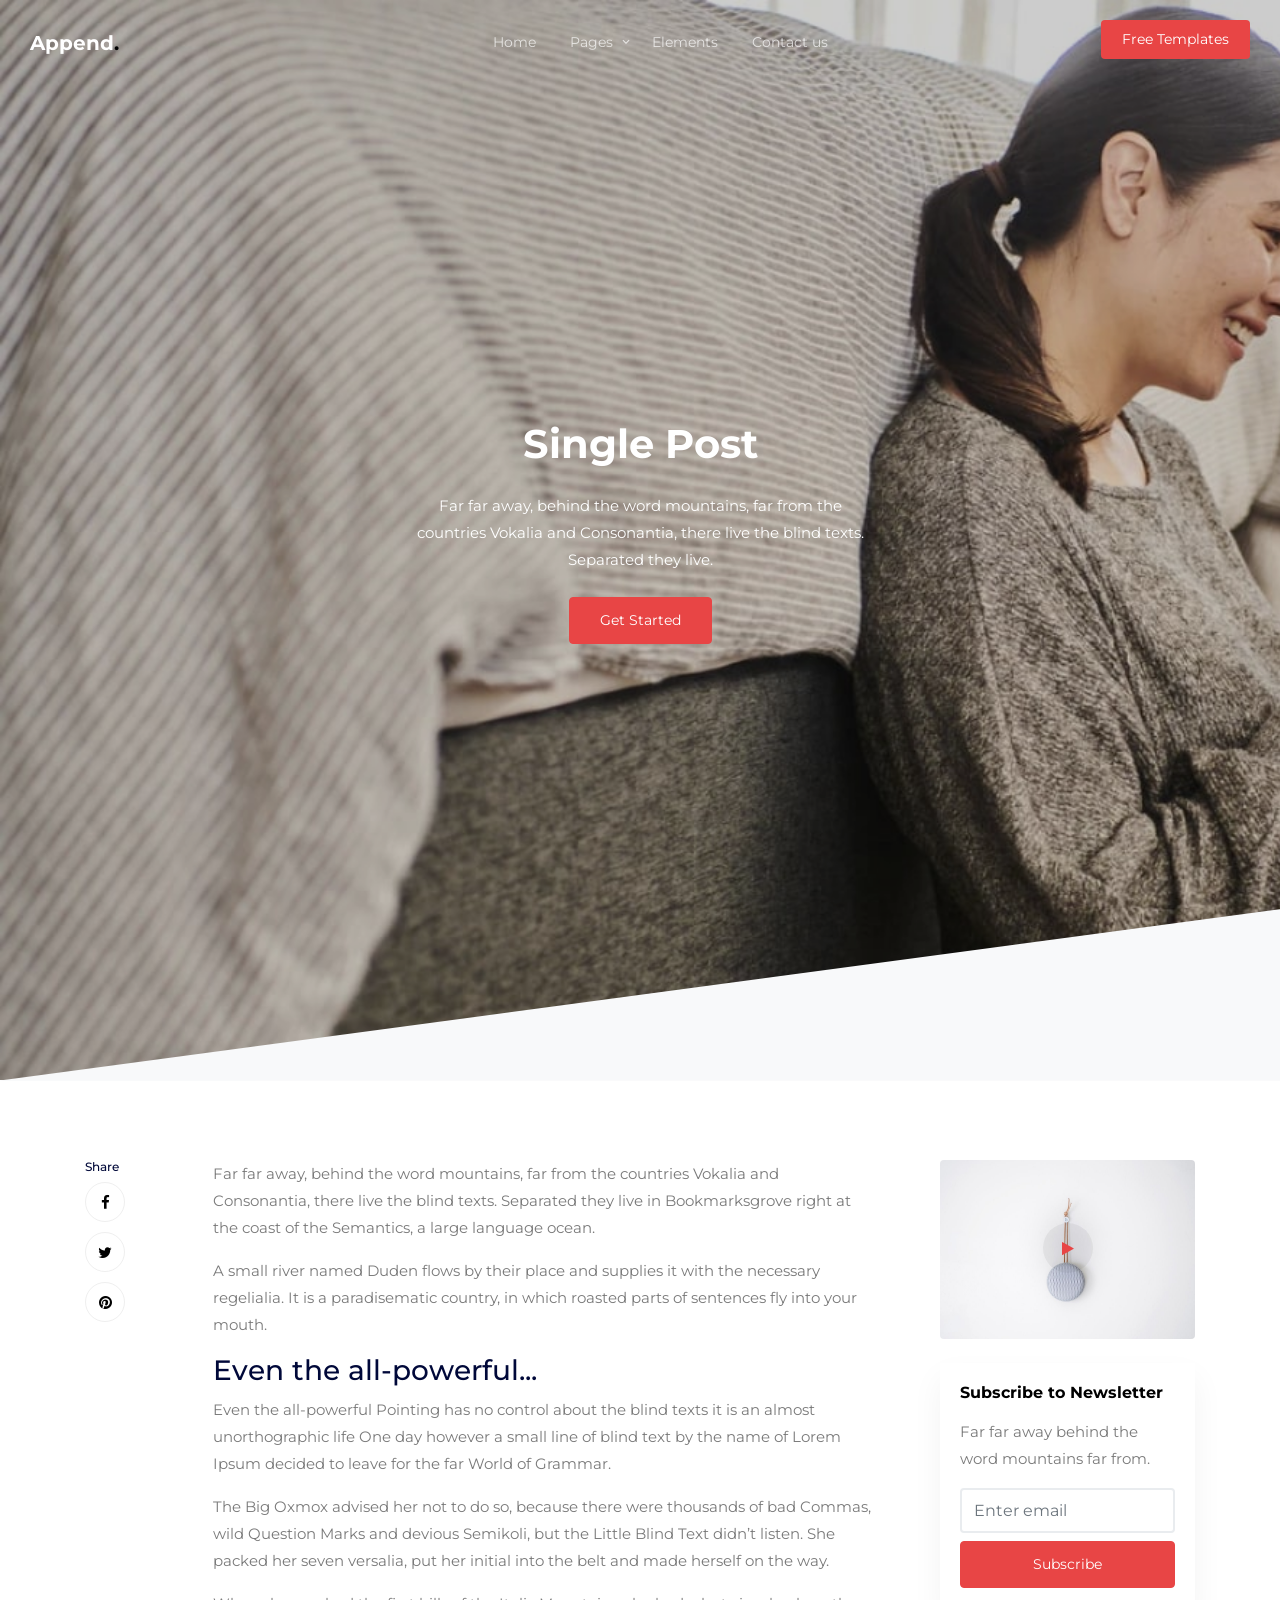
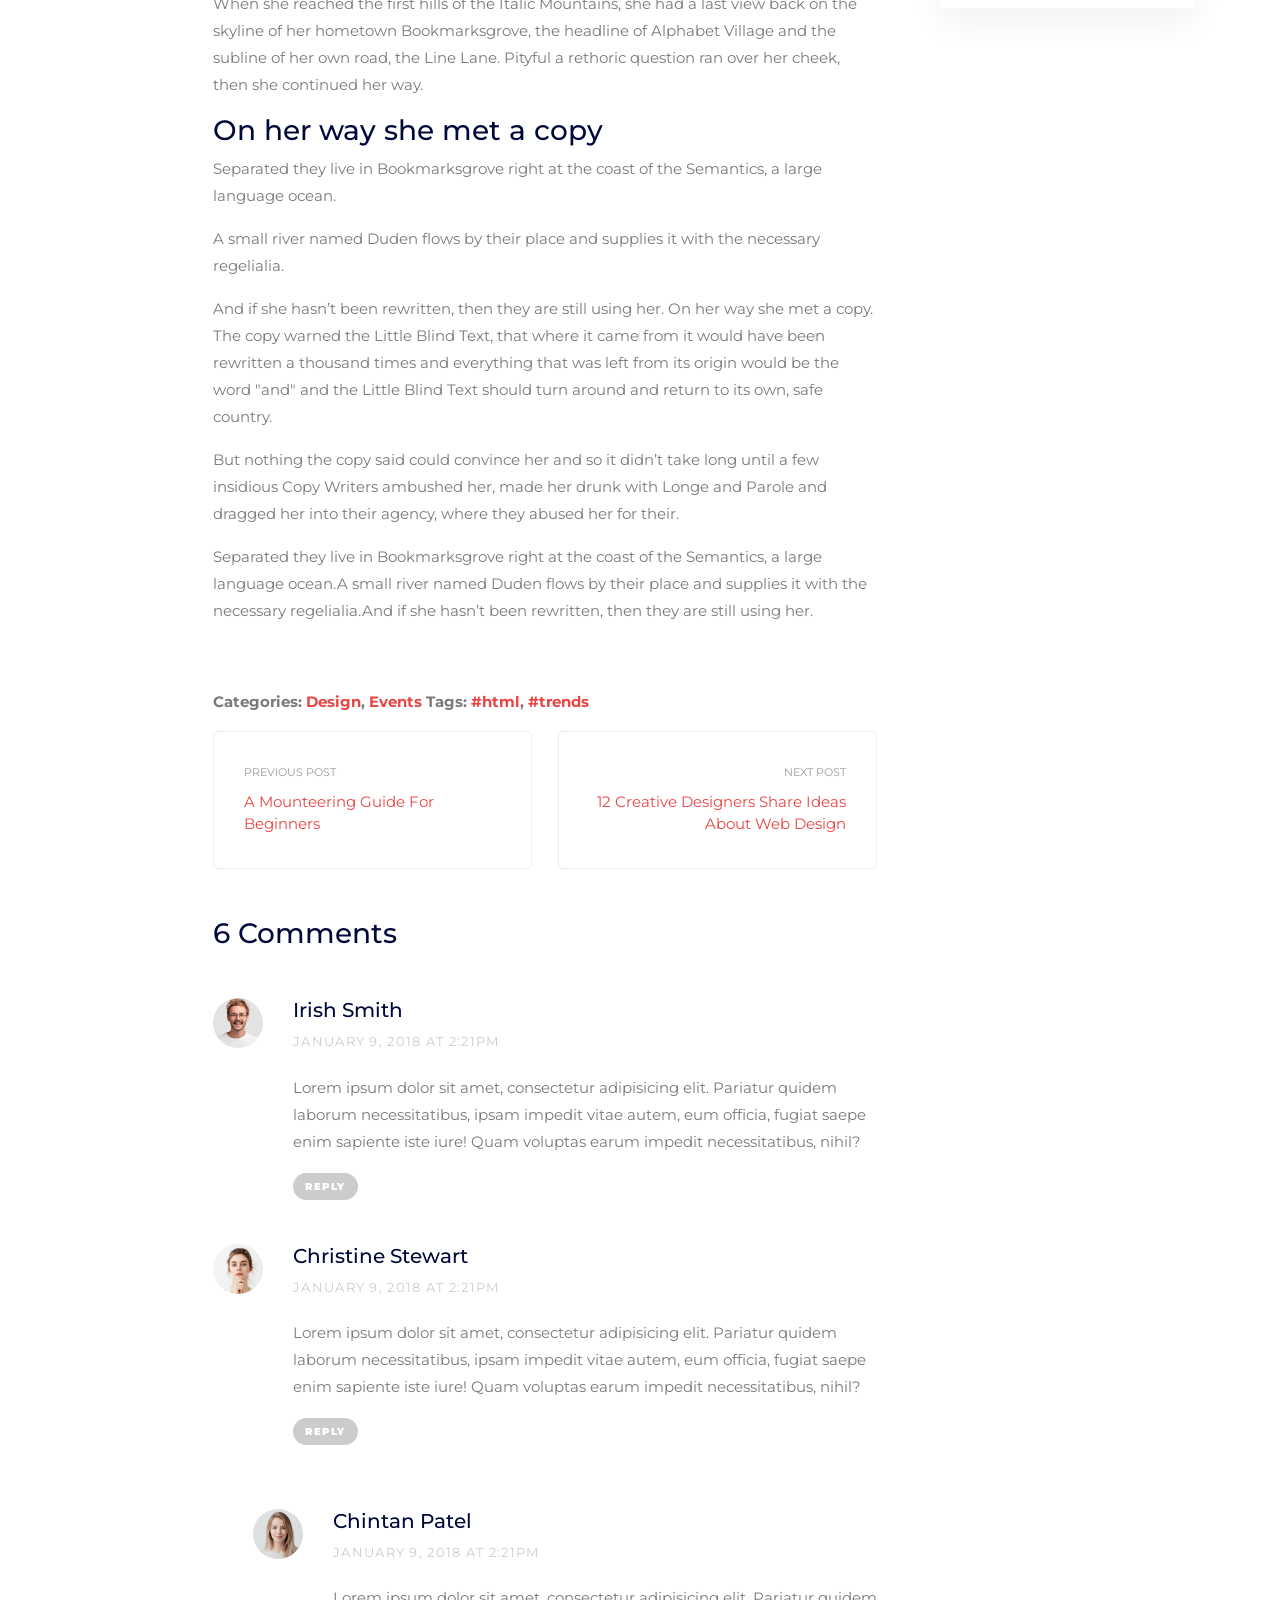
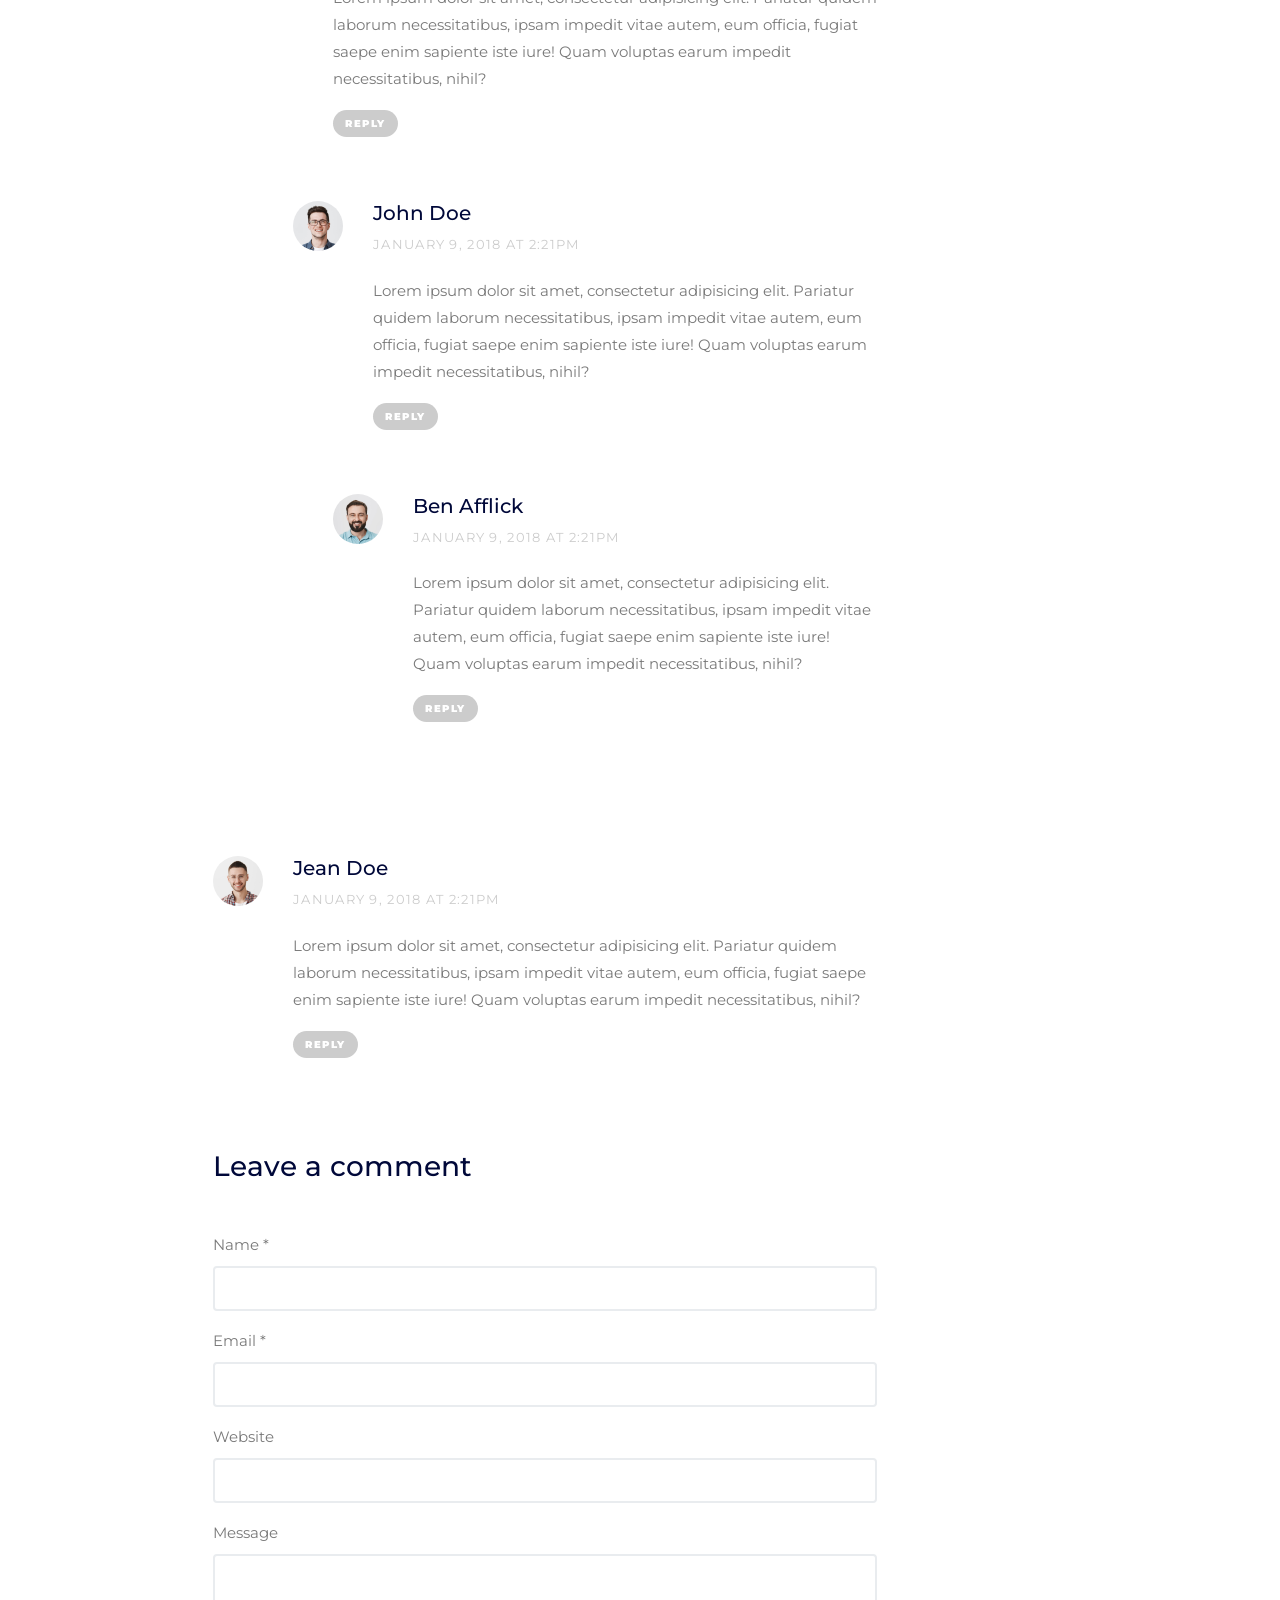
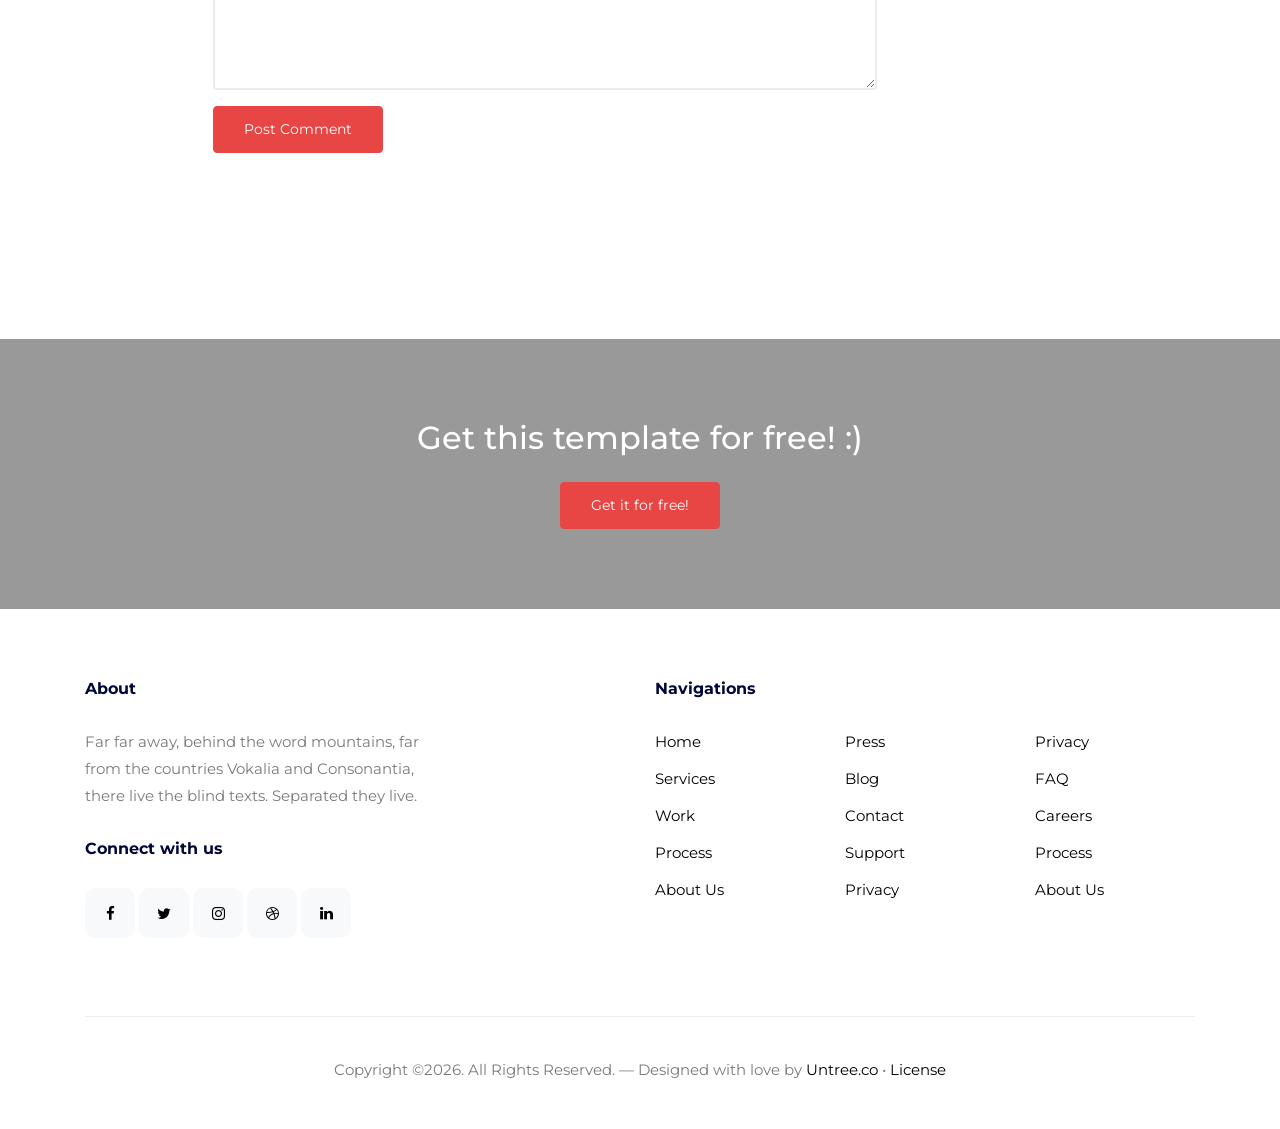
<file: static/single.html>
<!-- /*
* Template Name: Append
* Template Author: Untree.co
* Tempalte URI: https://untree.co/
* License: https://creativecommons.org/licenses/by/3.0/
*/ -->
<!doctype html>
<html lang="en">
<head>
  <meta charset="utf-8">
  <meta name="viewport" content="width=device-width, initial-scale=1, shrink-to-fit=no">
  <meta name="author" content="Untree.co">
  <link rel="shortcut icon" href="favicon.png">

  <meta name="description" content="" />
  <meta name="keywords" content="bootstrap, bootstrap4" />


  <link href="https://fonts.googleapis.com/css2?family=Montserrat:wght@300;400;700&display=swap" rel="stylesheet">
  
  <link rel="stylesheet" href="css/bootstrap.min.css">
  <link rel="stylesheet" href="css/owl.carousel.min.css">
  <link rel="stylesheet" href="css/owl.theme.default.min.css">
  <link rel="stylesheet" href="fonts/icomoon/style.css">
  <link rel="stylesheet" href="fonts/feather/style.css">
  <link rel="stylesheet" href="fonts/flaticon/font/flaticon.css">
  <link rel="stylesheet" href="css/jquery.fancybox.min.css">
  <link rel="stylesheet" href="css/aos.css">
  <link rel="stylesheet" href="css/style.css">

  <title>Append Free HTML Template by Untree.co</title>
</head>
<body>


    <div class="site-mobile-menu site-navbar-target">
      <div class="site-mobile-menu-header">
        <div class="site-mobile-menu-close">
          <span class="icofont-close js-menu-toggle"></span>
        </div>
      </div>
      <div class="site-mobile-menu-body"></div>
    </div>
    
    <div class="container">


      <nav class="site-nav">
        <div class="logo">
          <a href="index.html" class="text-white">Append<span class="text-black">.</span></a>
        </div>
        <div class="row align-items-center">
          
          
          <div class="col-12 col-sm-12 col-lg-12 site-navigation text-center">
            <ul class="js-clone-nav d-none d-lg-inline-block text-left site-menu">
              <li><a href="index.html">Home</a></li>
              <li class="has-children">
                <a href="#">Pages</a>
                <ul class="dropdown">
                  <li><a href="portfolio.html">Portfolio</a></li>
                  <li class="active"><a href="single.html">Single</a></li>
                  <li><a href="about.html">About</a></li>
                  <li><a href="contact.html">Contact</a></li>

                  <li class="has-children">
                    <a href="#">Menu Two</a>
                    <ul class="dropdown">
                      <li><a href="#">Sub Menu One</a></li>
                      <li><a href="#">Sub Menu Two</a></li>
                      <li><a href="#">Sub Menu Three</a></li>
                    </ul>
                  </li>
                  <li><a href="#">Menu Three</a></li>
                </ul>
              </li>
              <li><a href="elements.html">Elements</a></li>
              <li><a href="contact.html">Contact us</a></li>
            </ul>

            <ul class="js-clone-nav d-none d-lg-inline-block text-left site-menu float-right menu-absolute">
              <li class="cta-button"><a href="https://untree.co/" target="_blank">Free Templates</a></li>
            </ul>

            <a href="#" class="burger light ml-auto site-menu-toggle js-menu-toggle d-block d-lg-none" data-toggle="collapse" data-target="#main-navbar">
              <span></span>
            </a>

          </div>

        </div>  
      </nav> <!-- END nav -->

    </div> <!-- END container -->


    <div class="hero-slant overlay" data-stellar-background-ratio="0.5" style="background-image: url('images/hero-min.jpg')">

      <div class="container">
        <div class="row align-items-center justify-content-center">
          <div class="col-lg-7 intro text-center">
            <h1 class="text-white font-weight-bold mb-4" data-aos="fade-up" data-aos-delay="0">Single Post</h1>
            <p class="text-white mb-4" data-aos="fade-up" data-aos-delay="100">Far far away, behind the word mountains, far from the countries Vokalia and Consonantia, there live the blind texts. Separated they live.</p>
            <p data-aos="fade-up" data-aos-delay="200"><a href="#" class="btn btn-primary">Get Started</a></p>
            
          
          </div>
          
          
        </div>

        
      </div>

      <div class="slant" style="background-image: url('images/slant-grey.svg');"></div>
    </div>

    <div class="site-section">
      <div class="container article">
        <div class="row justify-content-center align-items-stretch">
          
          <article class="col-lg-8 order-lg-2 px-lg-5">
            <p>Far far away, behind the word mountains, far from the countries Vokalia and Consonantia, there live the blind texts. Separated they live in Bookmarksgrove right at the coast of the Semantics, a large language ocean.</p>

            <p>A small river named Duden flows by their place and supplies it with the necessary regelialia. It is a paradisematic country, in which roasted parts of sentences fly into your mouth.</p>

            <h3>Even the all-powerful...</h3>
            <p>Even the all-powerful Pointing has no control about the blind texts it is an almost unorthographic life One day however a small line of blind text by the name of Lorem Ipsum decided to leave for the far World of Grammar.</p>

            <p>The Big Oxmox advised her not to do so, because there were thousands of bad Commas, wild Question Marks and devious Semikoli, but the Little Blind Text didn’t listen. She packed her seven versalia, put her initial into the belt and made herself on the way.</p>

            <p>When she reached the first hills of the Italic Mountains, she had a last view back on the skyline of her hometown Bookmarksgrove, the headline of Alphabet Village and the subline of her own road, the Line Lane. Pityful a rethoric question ran over her cheek, then she continued her way.</p>

            <h3>On her way she met a copy</h3>
            <p>Separated they live in Bookmarksgrove right at the coast of the Semantics, a large language ocean.</p>
            <p>A small river named Duden flows by their place and supplies it with the necessary regelialia.</p>
            <p>And if she hasn’t been rewritten, then they are still using her.
            On her way she met a copy. The copy warned the Little Blind Text, that where it came from it would have been rewritten a thousand times and everything that was left from its origin would be the word "and" and the Little Blind Text should turn around and return to its own, safe country. </p>

            <p>But nothing the copy said could convince her and so it didn’t take long until a few insidious Copy Writers ambushed her, made her drunk with Longe and Parole and dragged her into their agency, where they abused her for their.</p>

            <p>Separated they live in Bookmarksgrove right at the coast of the Semantics, a large language ocean.A small river named Duden flows by their place and supplies it with the necessary regelialia.And if she hasn’t been rewritten, then they are still using her.</p>



            <div class="pt-5 categories_tags ">
                  <p>Categories:  <a href="#">Design</a>, <a href="#">Events</a>  Tags: <a href="#">#html</a>, <a href="#">#trends</a></p>
                </div>

                <div class="post-single-navigation d-flex align-items-stretch">
                  <a href="#" class="mr-auto w-50 pr-4">
                    <span class="d-block">Previous Post</span>
                    A Mounteering Guide For Beginners
                  </a>
                  <a href="#" class="ml-auto w-50 text-right pl-4">
                    <span class="d-block">Next Post</span>
                    12 Creative Designers Share Ideas About Web Design
                  </a>
                </div>


              <div class="pt-5">
                <h3 class="mb-5">6 Comments</h3>
                <ul class="comment-list">
                  <li class="comment">
                    <div class="vcard bio">
                      <img src="images/person_6-min.jpg" alt="Image placeholder">
                    </div>
                    <div class="comment-body">
                      <h3>Irish Smith</h3>
                      <div class="meta">January 9, 2018 at 2:21pm</div>
                      <p>Lorem ipsum dolor sit amet, consectetur adipisicing elit. Pariatur quidem laborum necessitatibus, ipsam impedit vitae autem, eum officia, fugiat saepe enim sapiente iste iure! Quam voluptas earum impedit necessitatibus, nihil?</p>
                      <p><a href="#" class="reply">Reply</a></p>
                    </div>
                  </li>

                  <li class="comment">
                    <div class="vcard bio">
                      <img src="images/person_5-min.jpg" alt="Image placeholder">
                    </div>
                    <div class="comment-body">
                      <h3>Christine Stewart</h3>
                      <div class="meta">January 9, 2018 at 2:21pm</div>
                      <p>Lorem ipsum dolor sit amet, consectetur adipisicing elit. Pariatur quidem laborum necessitatibus, ipsam impedit vitae autem, eum officia, fugiat saepe enim sapiente iste iure! Quam voluptas earum impedit necessitatibus, nihil?</p>
                      <p><a href="#" class="reply">Reply</a></p>
                    </div>

                    <ul class="children">
                      <li class="comment">
                        <div class="vcard bio">
                          <img src="images/person_4-min.jpg" alt="Image placeholder">
                        </div>
                        <div class="comment-body">
                          <h3>Chintan Patel</h3>
                          <div class="meta">January 9, 2018 at 2:21pm</div>
                          <p>Lorem ipsum dolor sit amet, consectetur adipisicing elit. Pariatur quidem laborum necessitatibus, ipsam impedit vitae autem, eum officia, fugiat saepe enim sapiente iste iure! Quam voluptas earum impedit necessitatibus, nihil?</p>
                          <p><a href="#" class="reply">Reply</a></p>
                        </div>


                        <ul class="children">
                          <li class="comment">
                            <div class="vcard bio">
                              <img src="images/person_3-min.jpg" alt="Image placeholder">
                            </div>
                            <div class="comment-body">
                              <h3>John Doe</h3>
                              <div class="meta">January 9, 2018 at 2:21pm</div>
                              <p>Lorem ipsum dolor sit amet, consectetur adipisicing elit. Pariatur quidem laborum necessitatibus, ipsam impedit vitae autem, eum officia, fugiat saepe enim sapiente iste iure! Quam voluptas earum impedit necessitatibus, nihil?</p>
                              <p><a href="#" class="reply">Reply</a></p>
                            </div>

                              <ul class="children">
                                <li class="comment">
                                  <div class="vcard bio">
                                    <img src="images/person_2-min.jpg" alt="Image placeholder">
                                  </div>
                                  <div class="comment-body">
                                    <h3>Ben Afflick</h3>
                                    <div class="meta">January 9, 2018 at 2:21pm</div>
                                    <p>Lorem ipsum dolor sit amet, consectetur adipisicing elit. Pariatur quidem laborum necessitatibus, ipsam impedit vitae autem, eum officia, fugiat saepe enim sapiente iste iure! Quam voluptas earum impedit necessitatibus, nihil?</p>
                                    <p><a href="#" class="reply">Reply</a></p>
                                  </div>
                                </li>
                              </ul>
                          </li>
                        </ul>
                      </li>
                    </ul>
                  </li>

                  <li class="comment">
                    <div class="vcard bio">
                      <img src="images/person_1-min.jpg" alt="Image placeholder">
                    </div>
                    <div class="comment-body">
                      <h3>Jean Doe</h3>
                      <div class="meta">January 9, 2018 at 2:21pm</div>
                      <p>Lorem ipsum dolor sit amet, consectetur adipisicing elit. Pariatur quidem laborum necessitatibus, ipsam impedit vitae autem, eum officia, fugiat saepe enim sapiente iste iure! Quam voluptas earum impedit necessitatibus, nihil?</p>
                      <p><a href="#" class="reply">Reply</a></p>
                    </div>
                  </li>
                </ul>
                <!-- END comment-list -->
                
                <div class="comment-form-wrap pt-5">
                  <h3 class="mb-5">Leave a comment</h3>
                  <form action="#" class="">
                    <div class="form-group">
                      <label for="name">Name *</label>
                      <input type="text" class="form-control" id="name">
                    </div>
                    <div class="form-group">
                      <label for="email">Email *</label>
                      <input type="email" class="form-control" id="email">
                    </div>
                    <div class="form-group">
                      <label for="website">Website</label>
                      <input type="url" class="form-control" id="website">
                    </div>

                    <div class="form-group">
                      <label for="message">Message</label>
                      <textarea name="message" id="message" cols="30" rows="5" class="form-control"></textarea>
                    </div>
                    <div class="form-group">
                      <input type="submit" value="Post Comment" class="btn btn-primary btn-md">
                    </div>

                  </form>
                </div>
              </div>
              

          </article>

          <div class="col-md-12 col-lg-1 order-lg-1">
            <div class="share sticky-top">
              <h3>Share</h3>
              <ul class="list-unstyled share-article">
                <li><a href="#"><span class="icon-facebook"></span></a></li>
                <li><a href="#"><span class="icon-twitter"></span></a></li>
                <li><a href="#"><span class="icon-pinterest"></span></a></li>
              </ul>
            </div>
          </div>
          <div class="col-lg-3 mb-5 mb-lg-0 order-lg-3">

            <div class="mb-4">
              <a href="https://vimeo.com/342333493" data-fancybox class="video-wrap">
                <span class="play-wrap"><span class="icon-play"></span></span>
                <img src="images/img_h_5-min.jpg" alt="Image" class="img-fluid rounded">
              </a>
            </div>  

            <div class="share floating-block sticky-top">
              
                <h2 class="mb-3 text-black">Subscribe to Newsletter</h2>
                <p>Far far away behind the word mountains far from.</p>
                <form action="#">
                  <input type="email" class="form-control mb-2" placeholder="Enter email">
                  <input type="submit" value="Subscribe" class="btn btn-primary btn-block">
                </form>
            </div>
          </div>
        </div>
      </div>
  </div>
        
    
    <div class="site-section overlay site-cover-2" style="background-image: url('images/img_v_3-min.jpg')">
      <div class="container">
        <div class="row">
          <div class="col-lg-7 mx-auto text-center">
            <h2 class="text-white mb-4">Get this template for free! :)</h2>
            <p class="mb-0"><a href="https://untree.co/" rel="noopener" class="btn btn-primary">Get it for free!</a></p>
          </div>
        </div>
      </div>
    </div>

     <div class="site-footer">
      <div class="container">
        <div class="row justify-content-between">
          <div class="col-lg-4">
            <div class="widget">
              <h3>About</h3>
              <p>Far far away, behind the word mountains, far from the countries Vokalia and Consonantia, there live the blind texts. Separated they live.</p>
            </div>
            <div class="widget">
              <h3>Connect with us</h3>
              <ul class="social list-unstyled">
                <li><a href="#"><span class="icon-facebook"></span></a></li>
                <li><a href="#"><span class="icon-twitter"></span></a></li>
                <li><a href="#"><span class="icon-instagram"></span></a></li>
                <li><a href="#"><span class="icon-dribbble"></span></a></li>
                <li><a href="#"><span class="icon-linkedin"></span></a></li>
              </ul>
            </div>
          </div>
          <div class="col-lg-6">
            <div class="row">
              <div class="col-12">
                <div class="widget">
                  <h3>Navigations</h3>
                </div>
              </div>
              <div class="col-6 col-sm-6 col-md-4">
                <div class="widget">
                  <ul class="links list-unstyled">
                    <li><a href="#">Home</a></li>
                    <li><a href="#">Services</a></li>
                    <li><a href="#">Work</a></li>
                    <li><a href="#">Process</a></li>
                    <li><a href="#">About Us</a></li>
                  </ul>
                </div>
              </div>
              <div class="col-6 col-sm-6 col-md-4">
                <div class="widget">
                  <ul class="links list-unstyled">
                    <li><a href="#">Press</a></li>
                    <li><a href="#">Blog</a></li>
                    <li><a href="#">Contact</a></li>
                    <li><a href="#">Support</a></li>
                    <li><a href="#">Privacy</a></li>
                  </ul>
                </div>
              </div>
              <div class="col-6 col-sm-6 col-md-4">
                <div class="widget">
                  <ul class="links list-unstyled">
                    <li><a href="#">Privacy</a></li>
                    <li><a href="#">FAQ</a></li>
                    <li><a href="#">Careers</a></li>
                    <li><a href="#">Process</a></li>
                    <li><a href="#">About Us</a></li>
                  </ul>
                </div>
              </div>
            </div>
          </div>
        </div>

        <div class="row justify-content-center text-center copyright">
          <div class="col-md-8">
            <p>Copyright &copy;<script>document.write(new Date().getFullYear());</script>. All Rights Reserved. &mdash; Designed with love by <a href="https://untree.co" target="_blank" rel="nofollow noopener">Untree.co</a> &bullet; <a href="https://untree.co/license" target="_blank" rel="nofollow noopener">License</a>
            </p>
          </div>
        </div>
      </div>
    </div>
    

    <div id="overlayer"></div>
    <div class="loader">
      <div class="spinner-border" role="status">
        <span class="sr-only">Loading...</span>
      </div>
    </div>

    <script src="js/jquery-3.5.1.min.js"></script>
    <script src="js/jquery-migrate-3.0.0.min.js"></script>
    <script src="js/popper.min.js"></script>
    <script src="js/bootstrap.min.js"></script>
    <script src="js/owl.carousel.min.js"></script>
    <script src="js/aos.js"></script>
    <script src="js/imagesloaded.pkgd.js"></script>
    <script src="js/isotope.pkgd.min.js"></script>
    <script src="js/jquery.animateNumber.min.js"></script>
    <script src="js/jquery.stellar.min.js"></script>
    <script src="js/jquery.waypoints.min.js"></script>
    <script src="js/jquery.fancybox.min.js"></script>
    <script src="js/custom.js"></script>

    
  </body>
  </html>
</file>
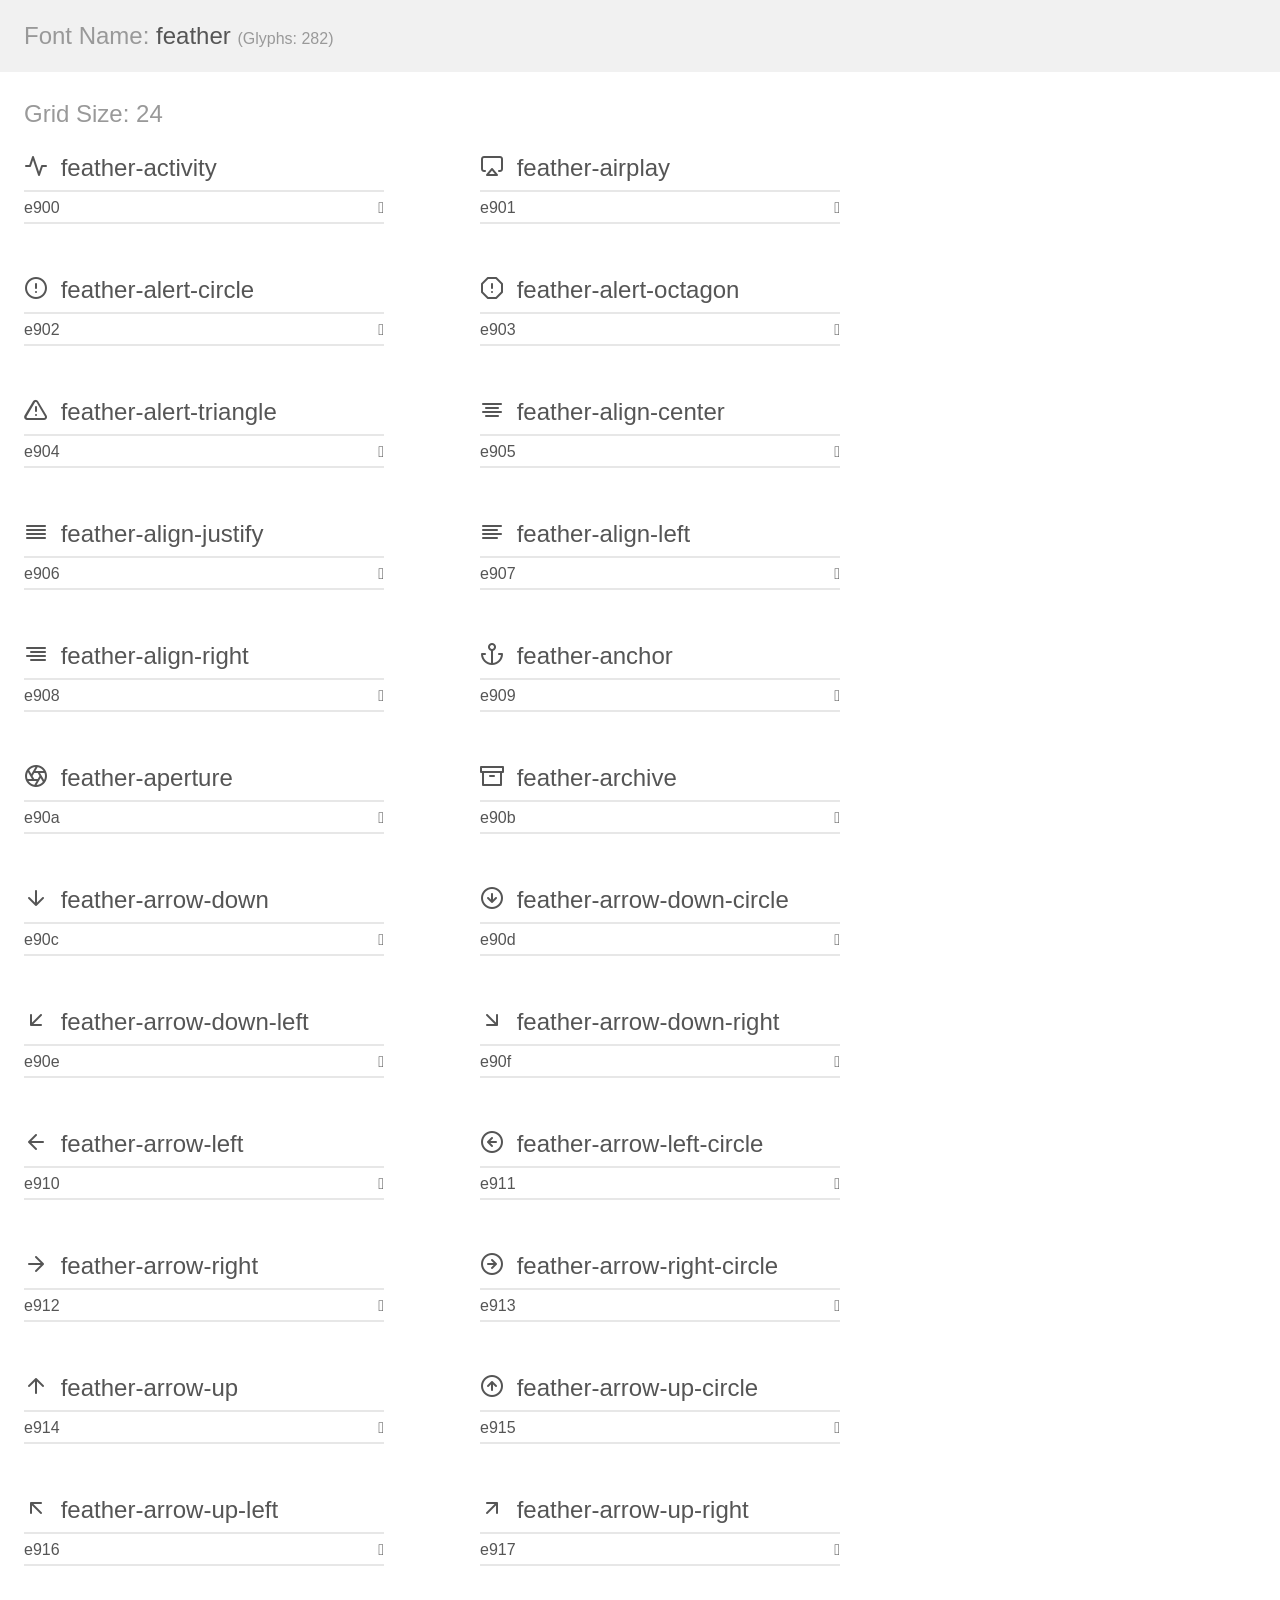
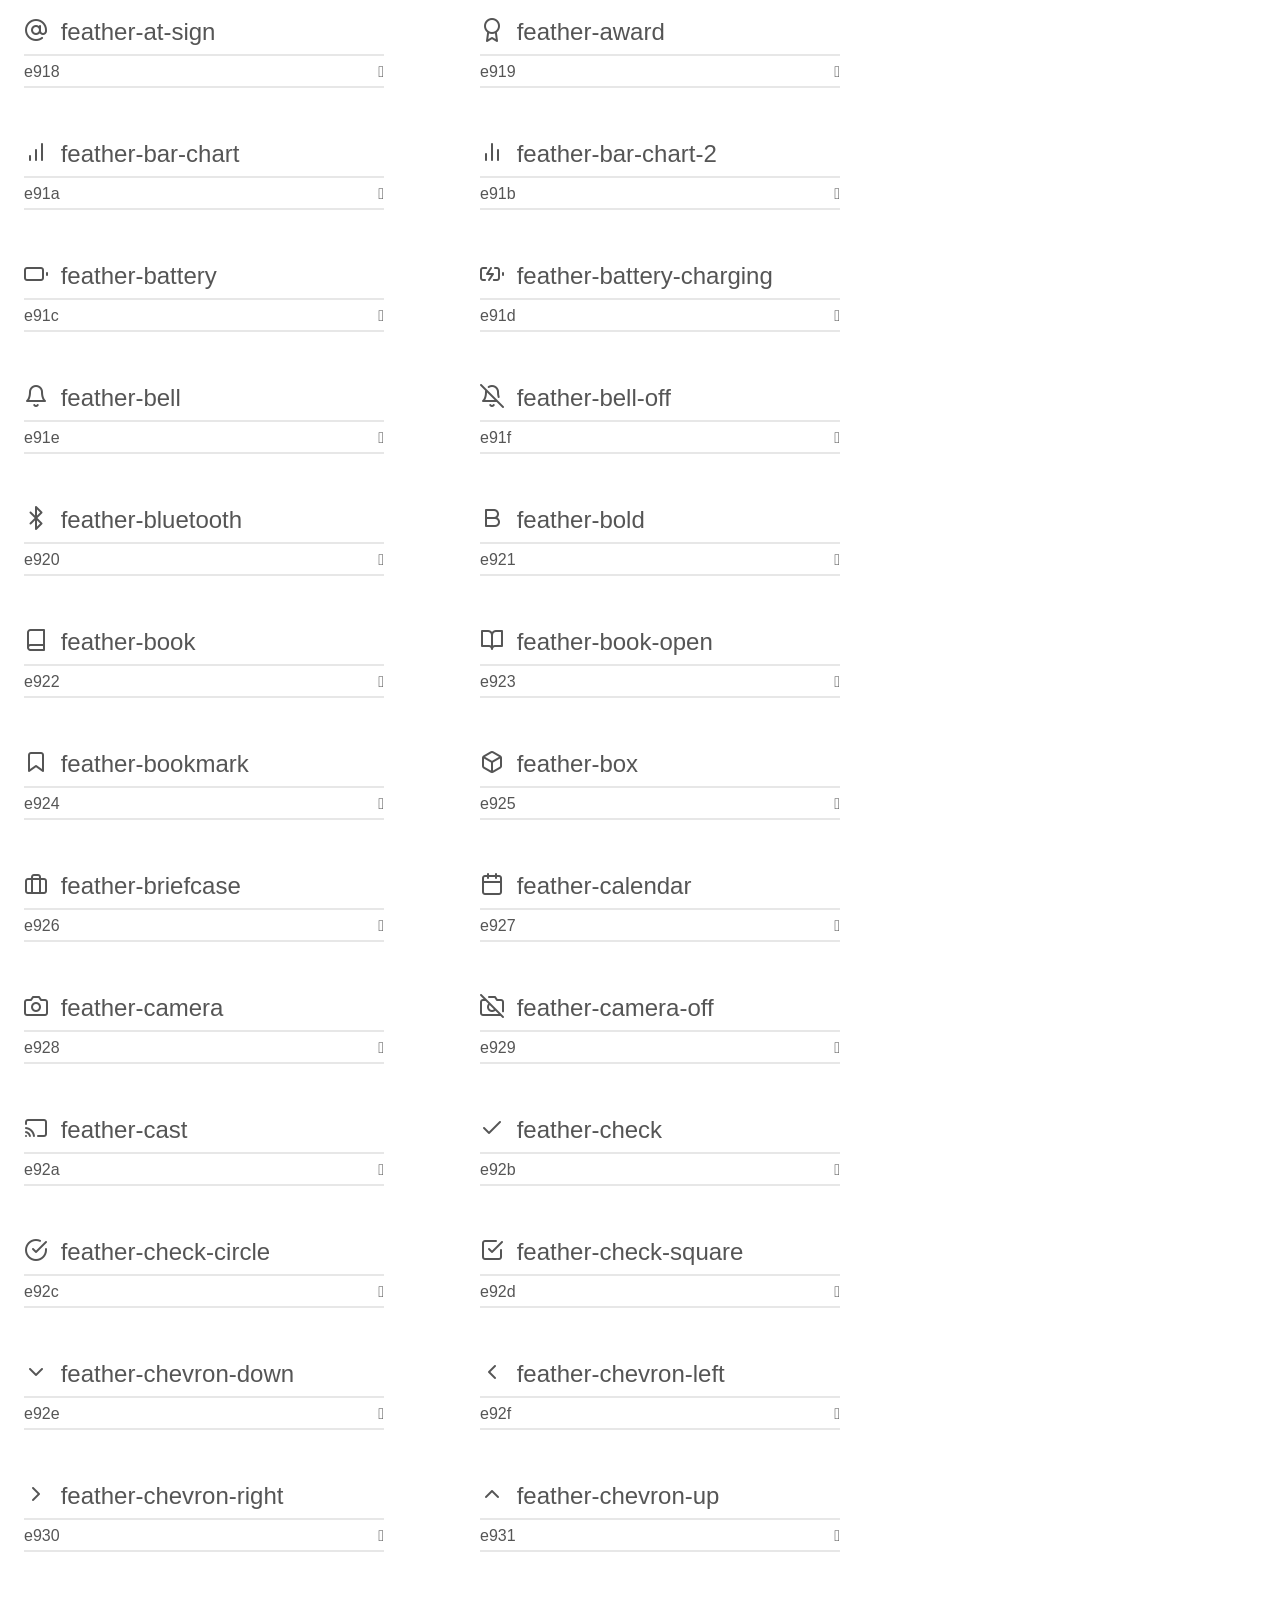
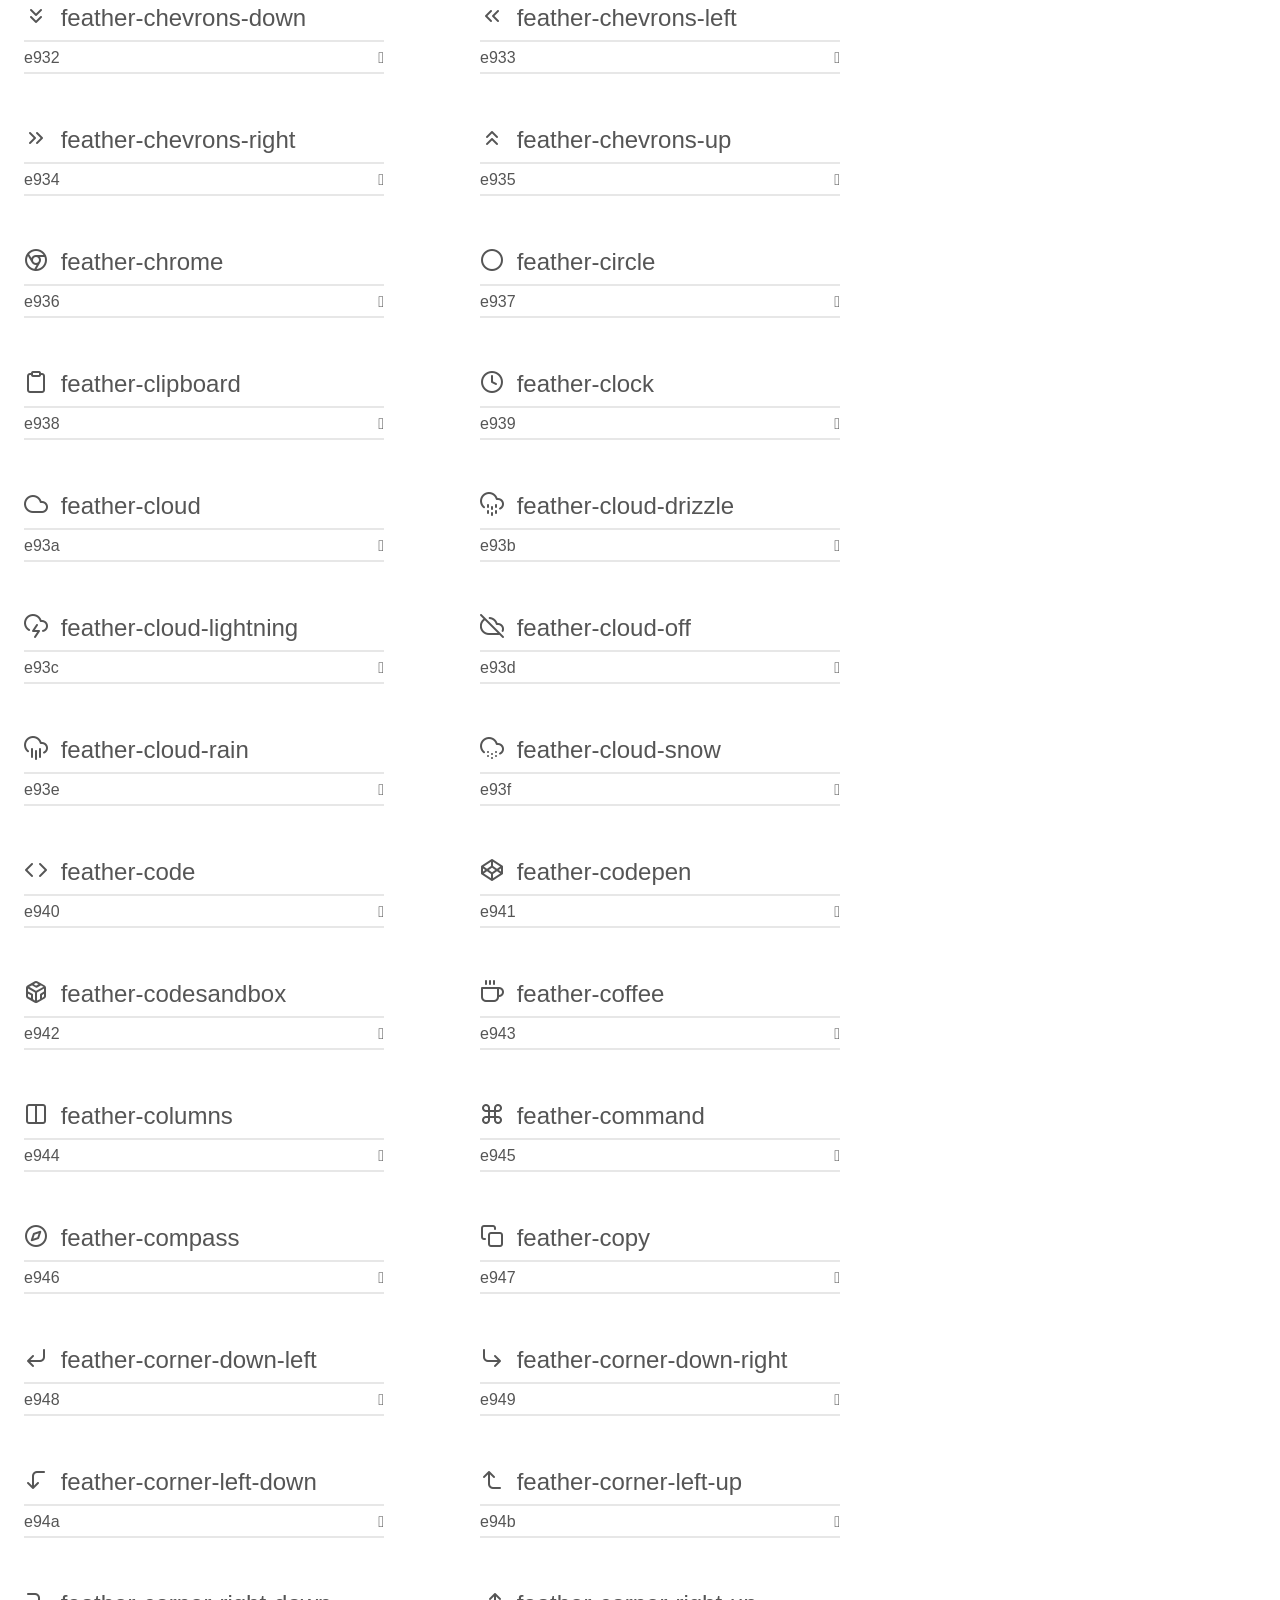
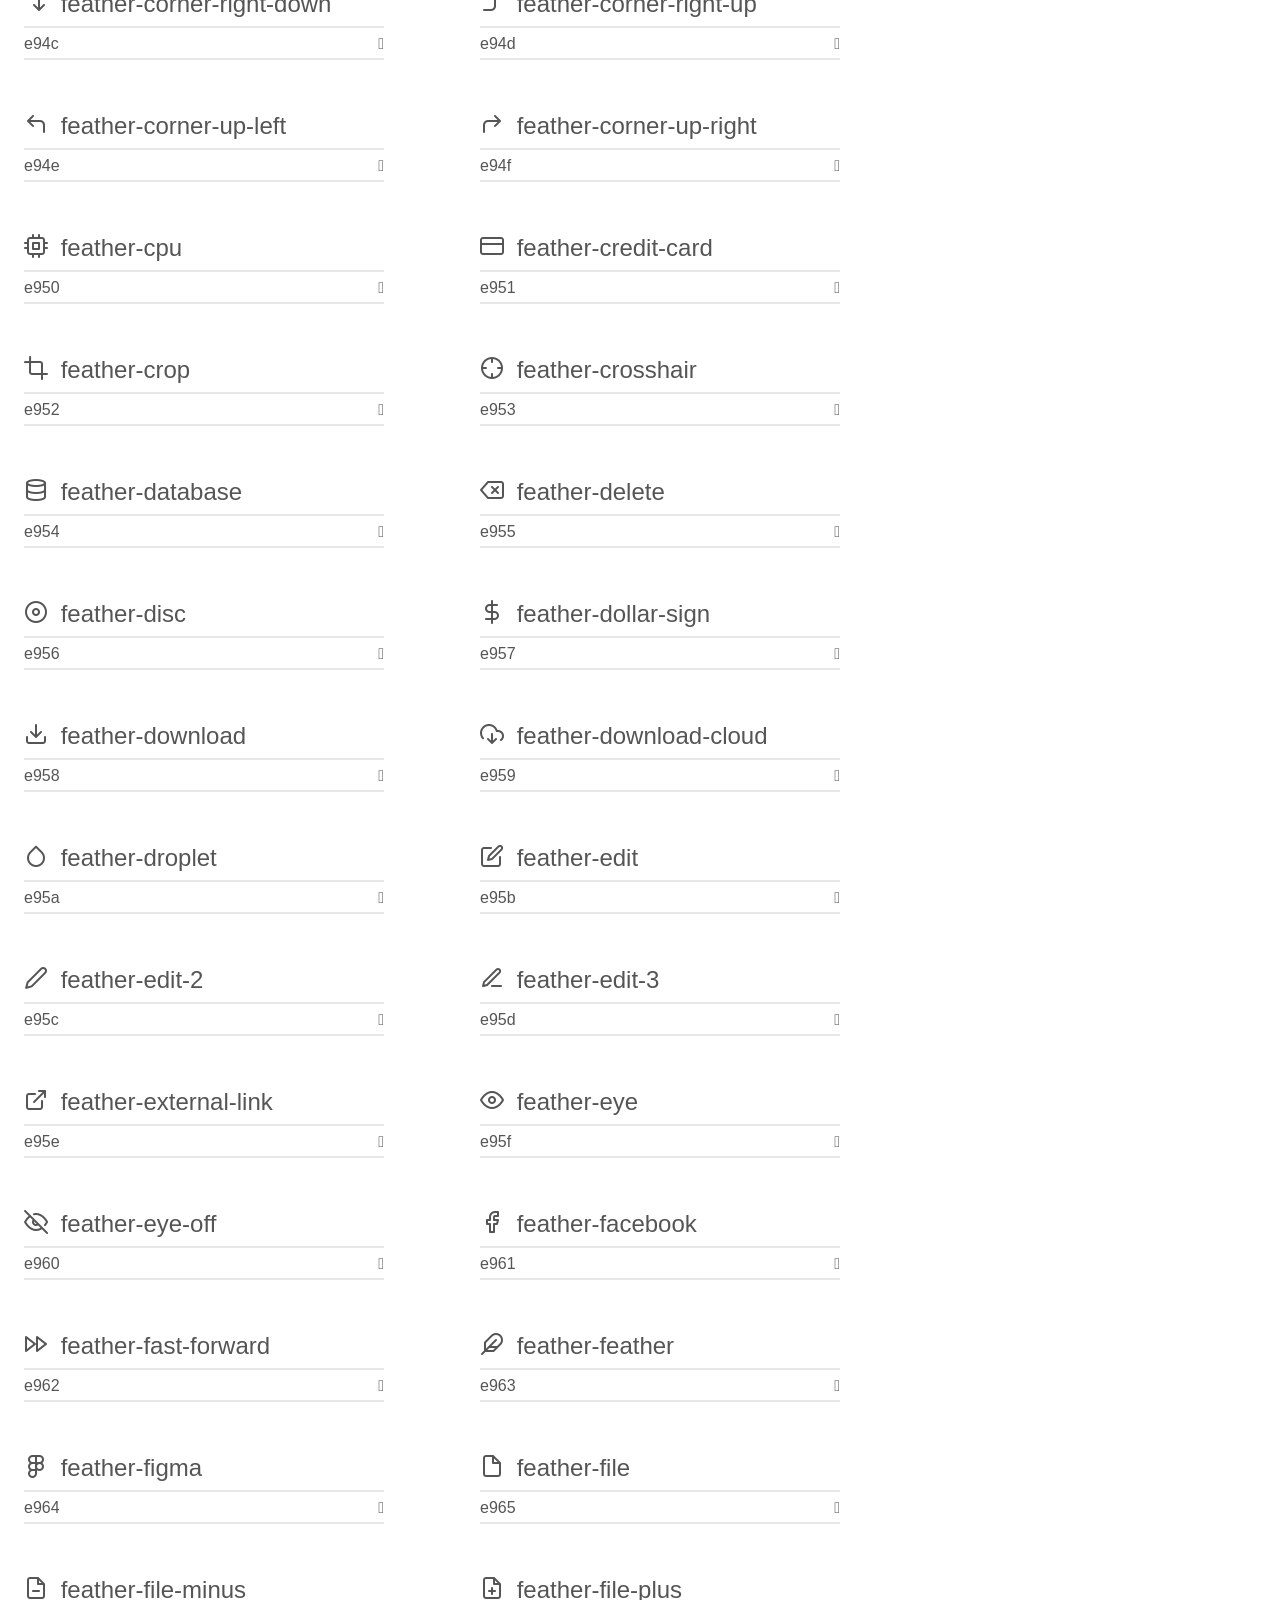
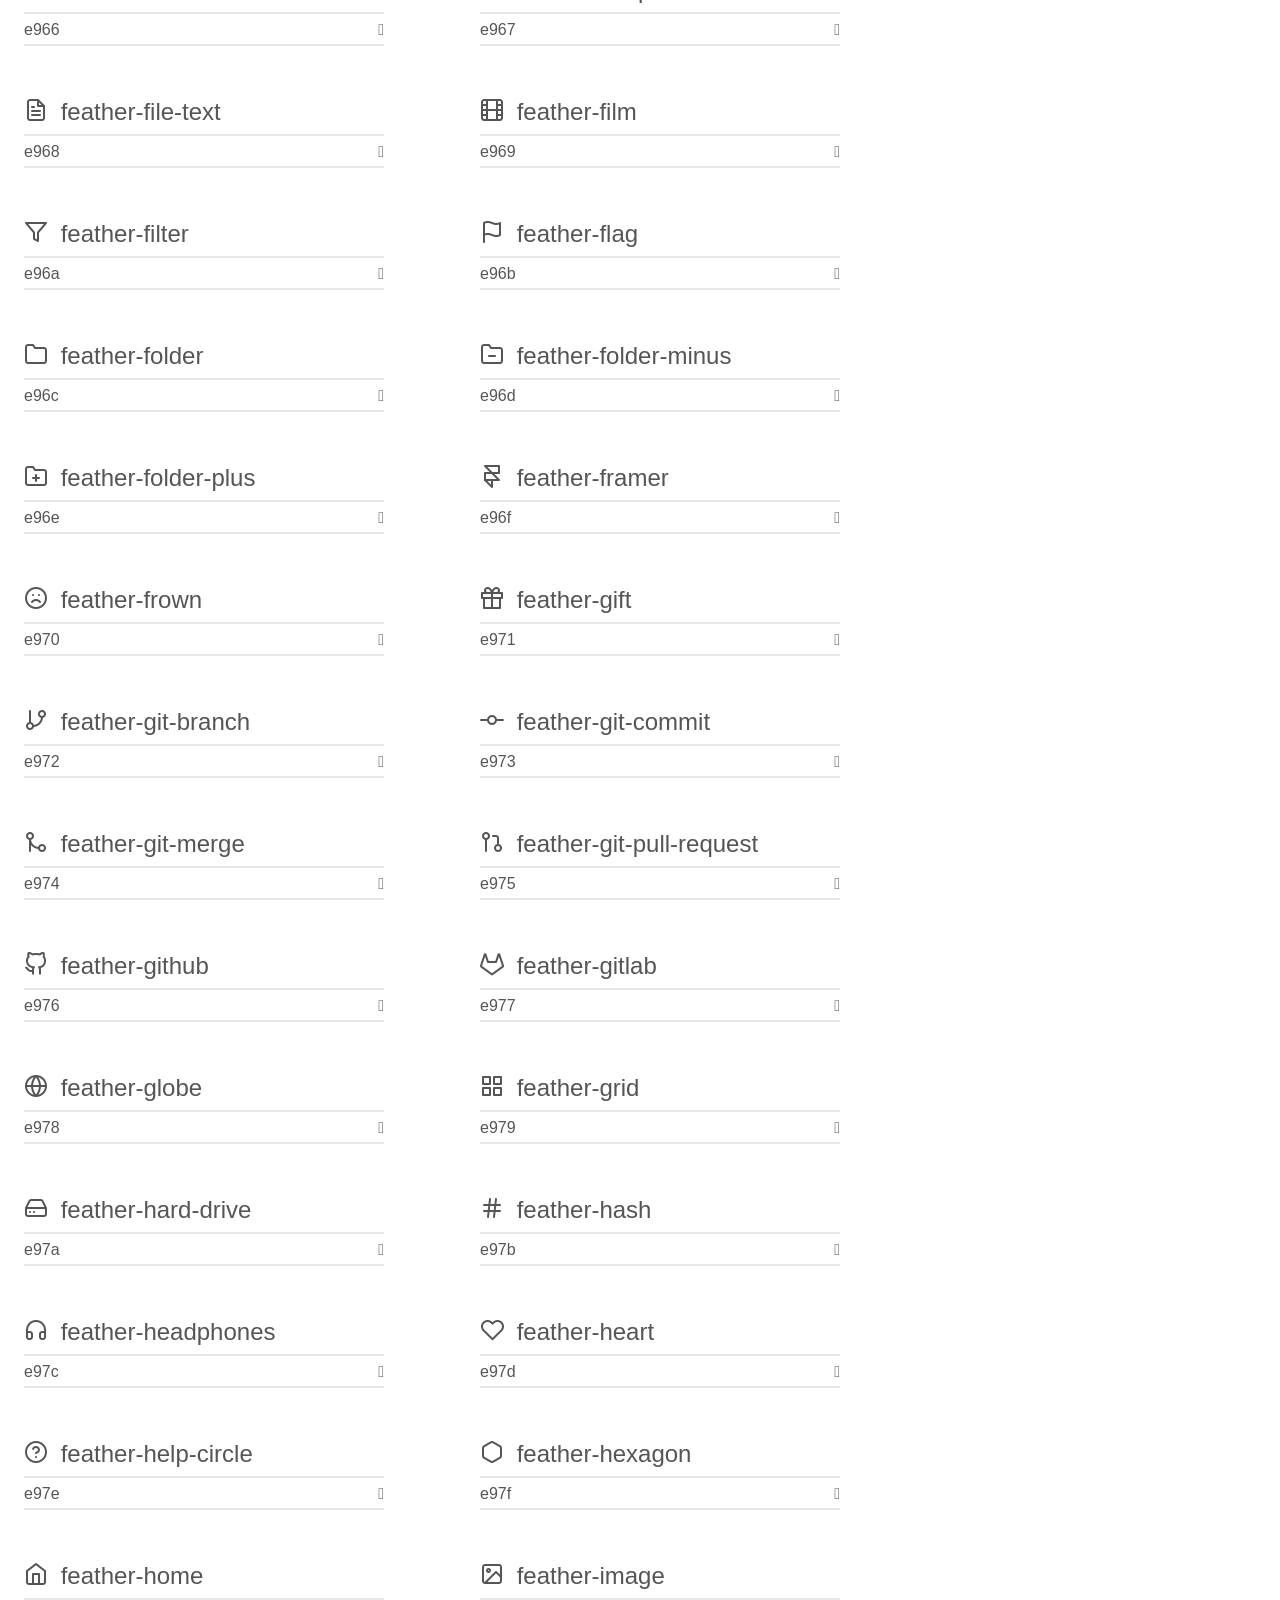
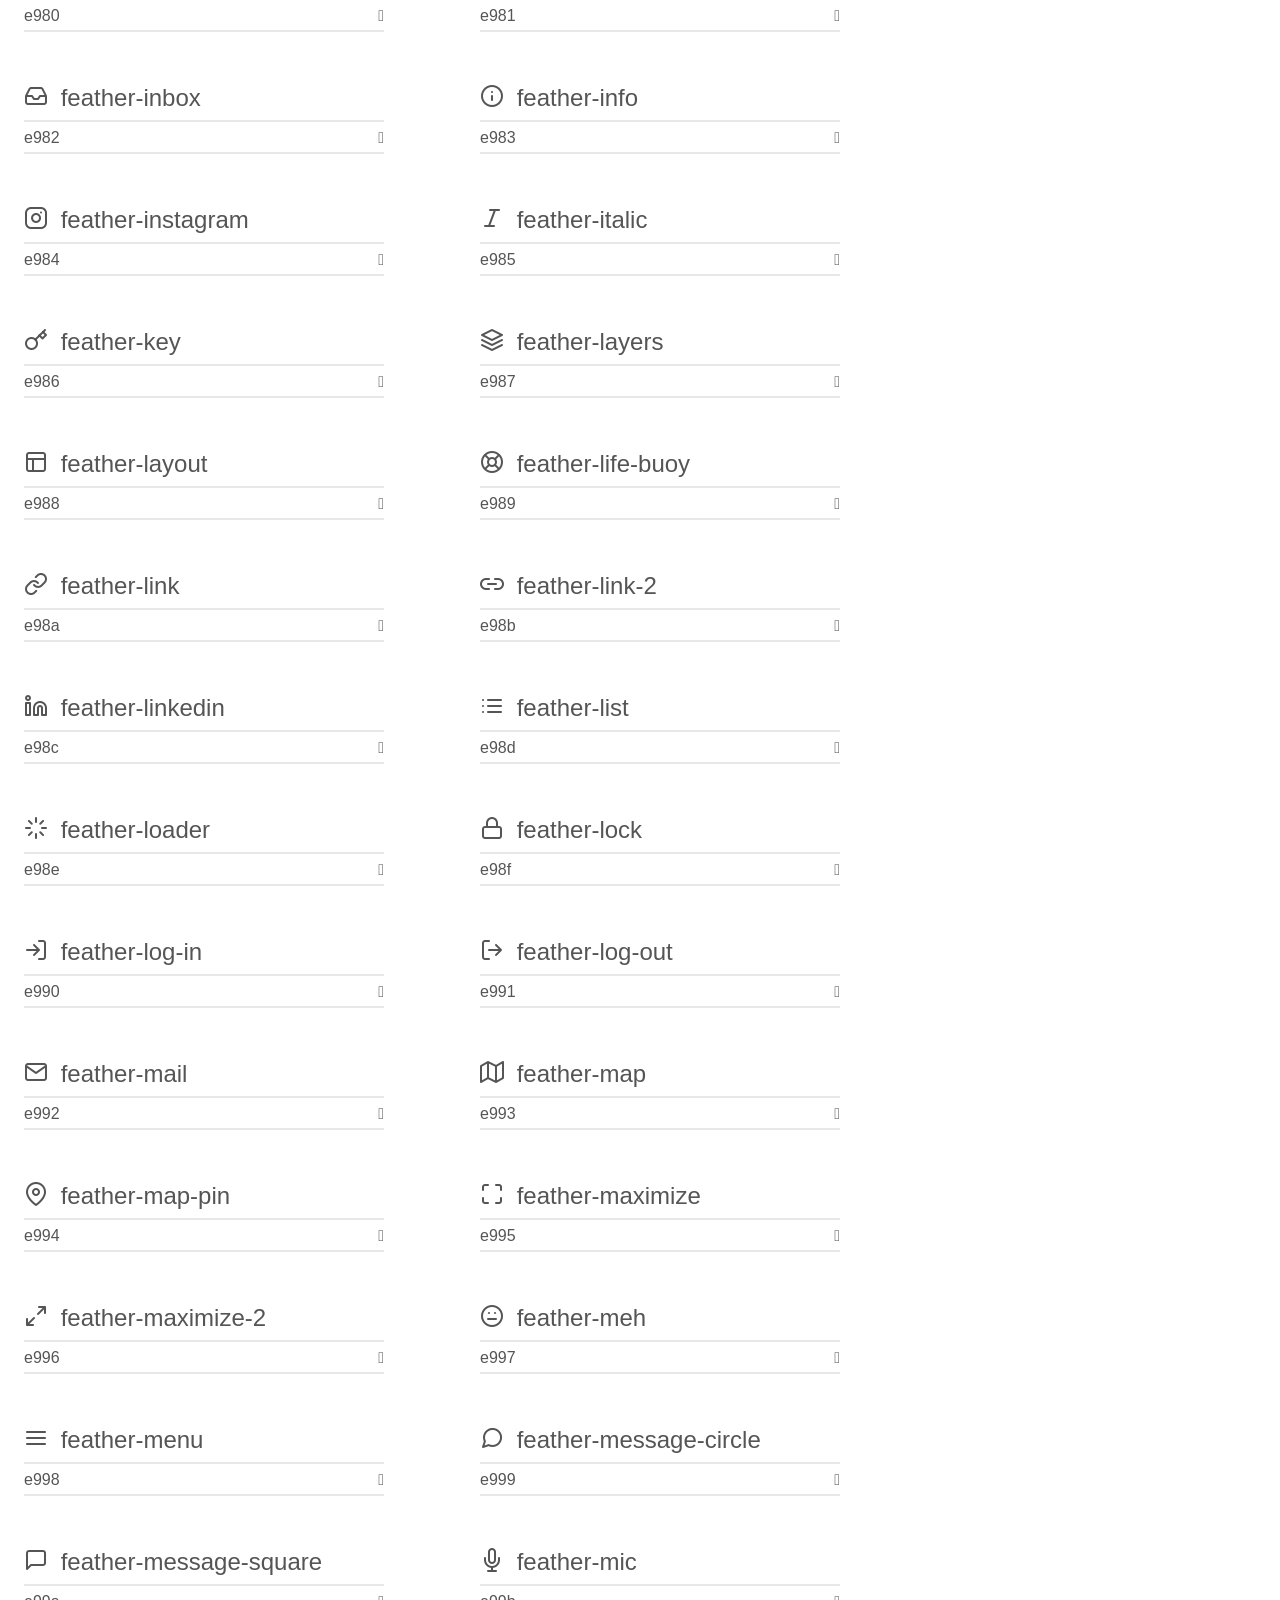
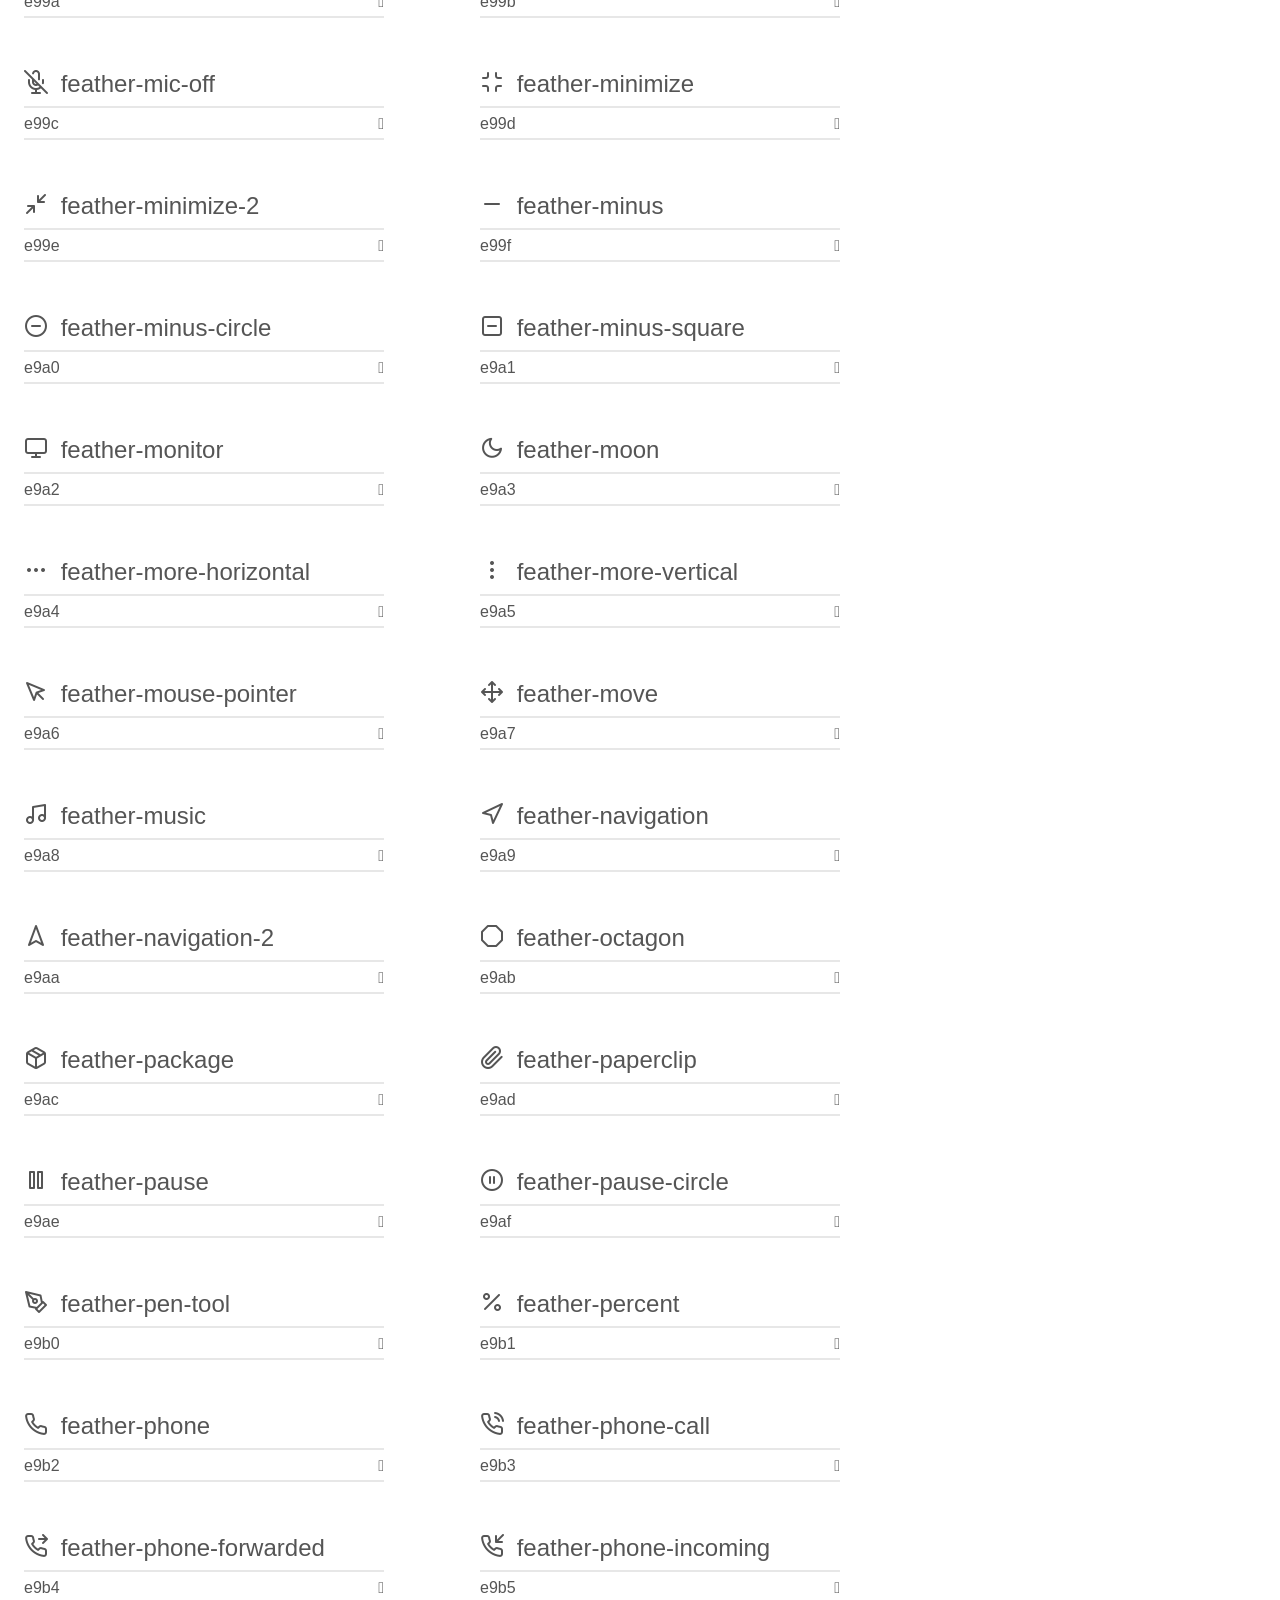
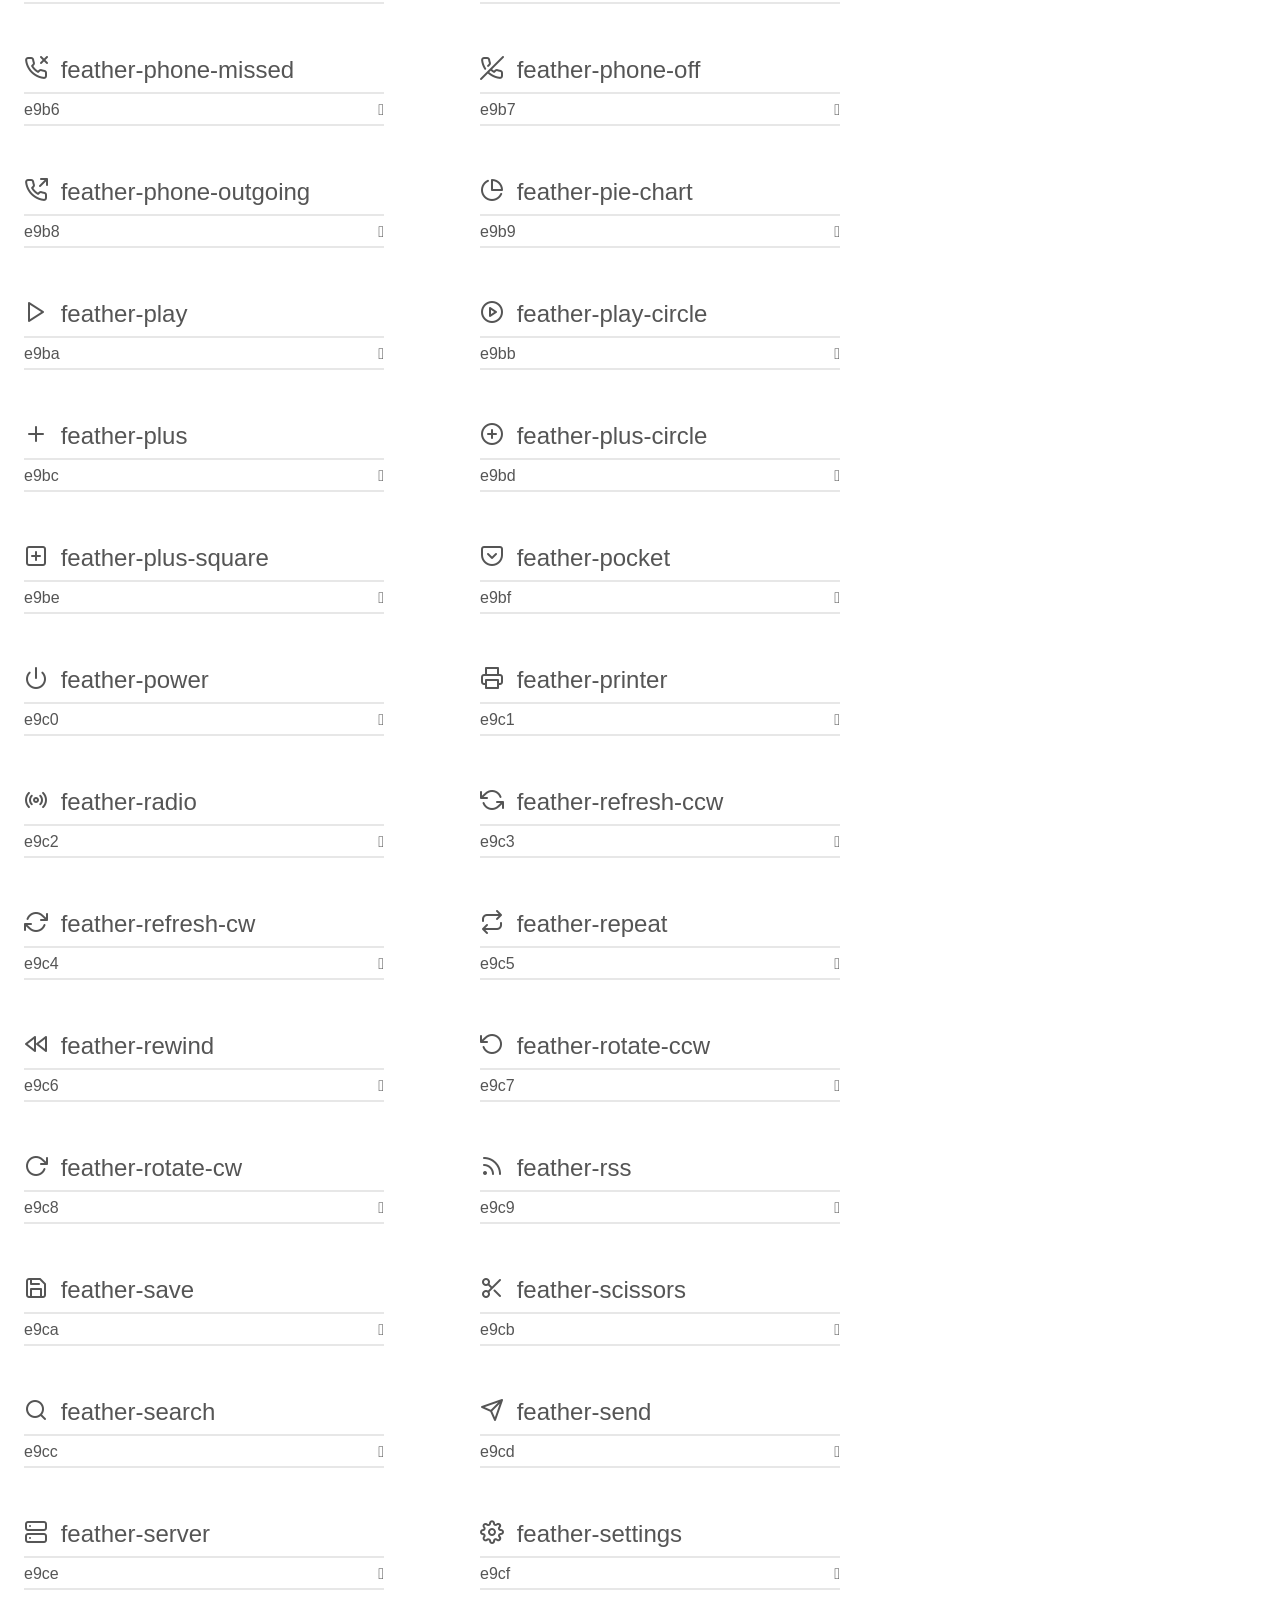
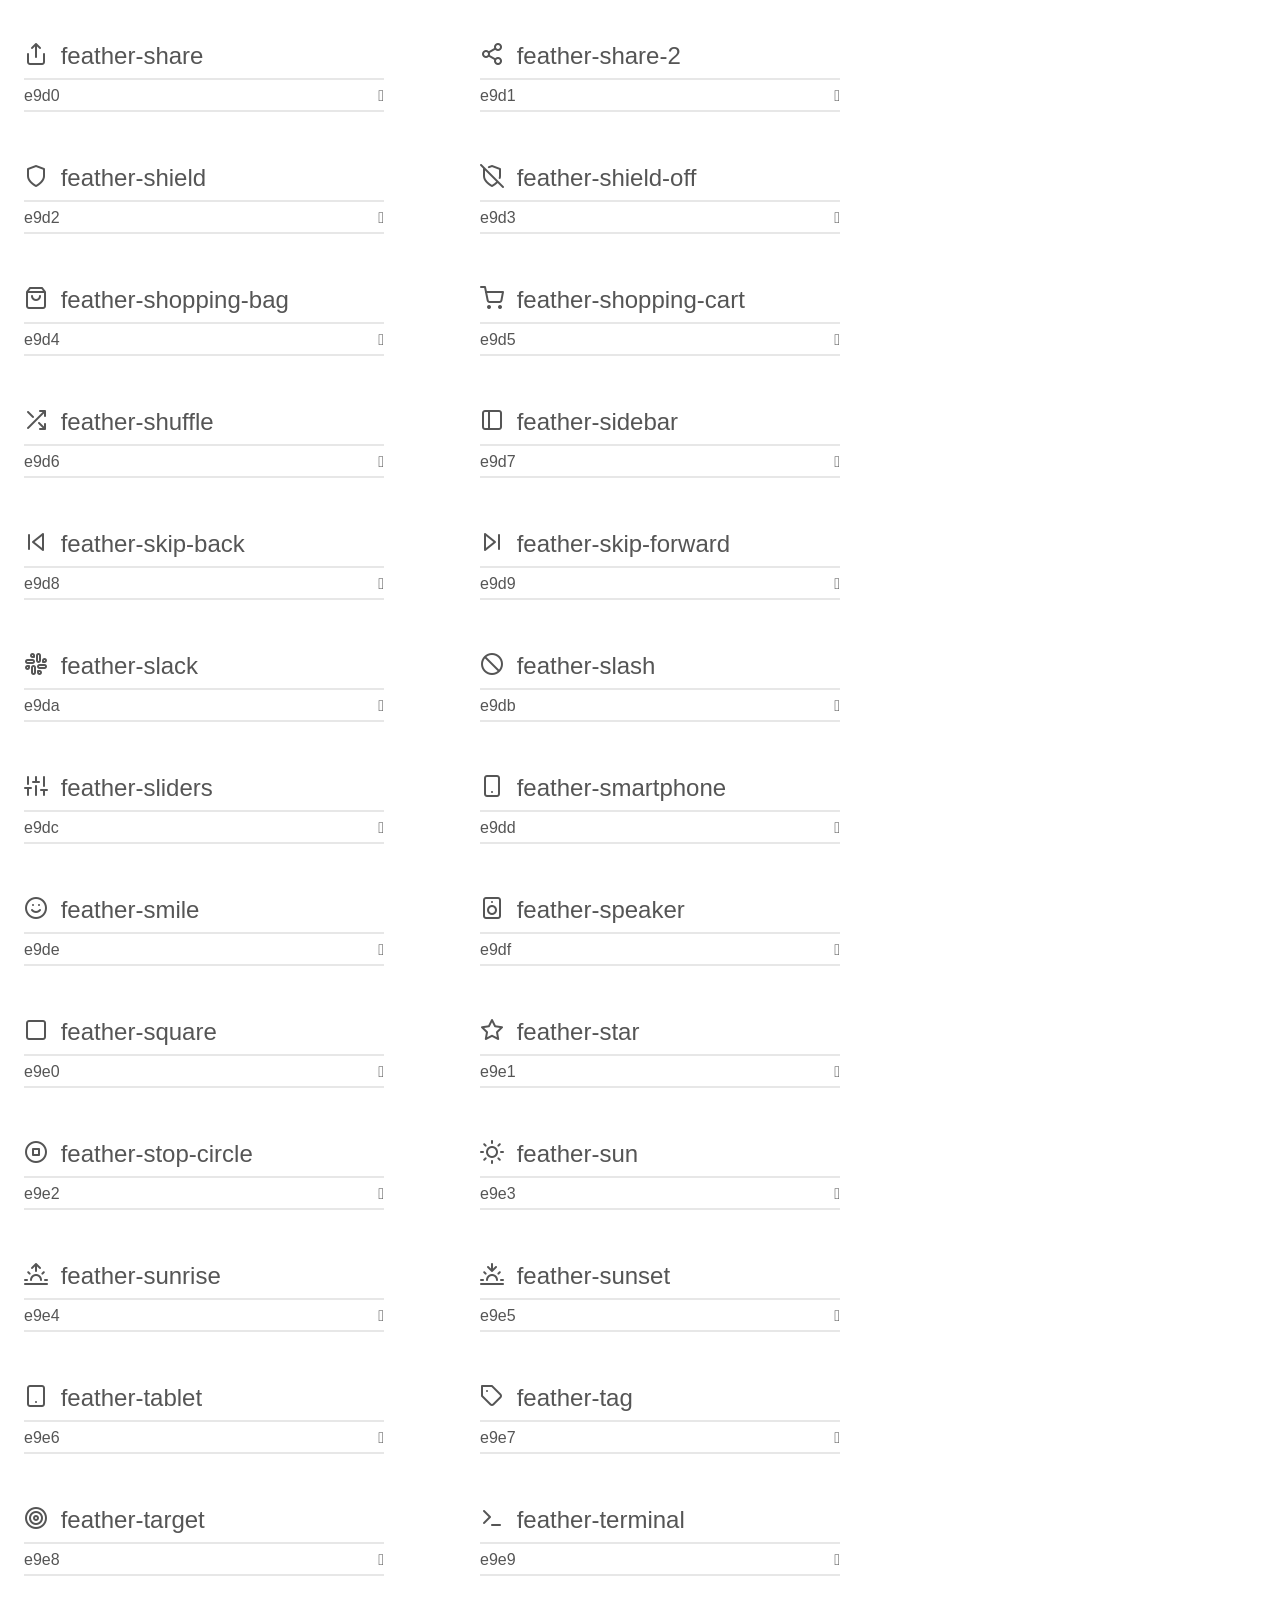
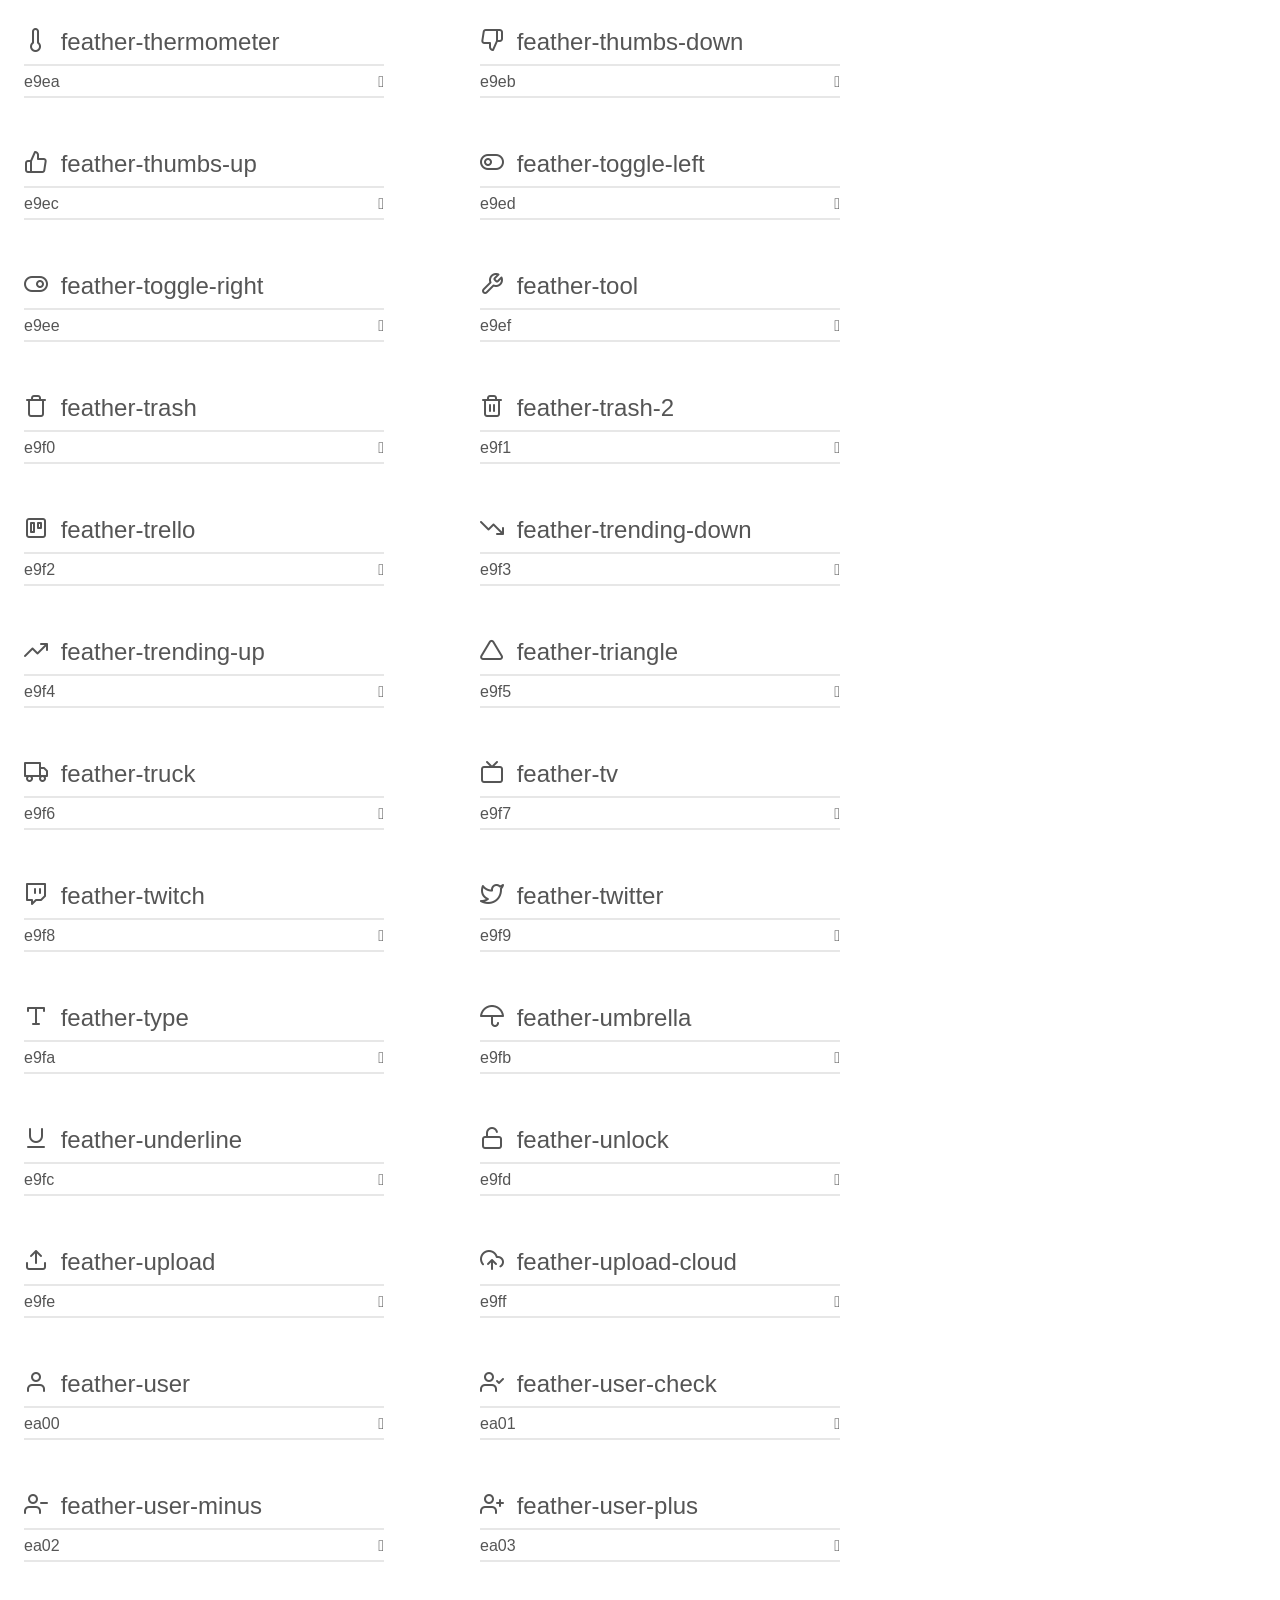
<file: assets/fonts/feather/demo.html>
<!doctype html>
<html>
<head>
    <meta charset="utf-8">
    <title>IcoMoon Demo</title>
    <meta name="description" content="An Icon Font Generated By IcoMoon.io">
    <meta name="viewport" content="width=device-width, initial-scale=1">
    <link rel="stylesheet" href="demo-files/demo.css">
    <link rel="stylesheet" href="style.css"></head>
<body>
    <div class="bgc1 clearfix">
        <h1 class="mhmm mvm"><span class="fgc1">Font Name:</span> feather <small class="fgc1">(Glyphs:&nbsp;282)</small></h1>
    </div>
    <div class="clearfix mhl ptl">
        <h1 class="mvm mtn fgc1">Grid Size: 24</h1>
        <div class="glyph fs1">
            <div class="clearfix bshadow0 pbs">
                <span class="feather-activity"></span>
                <span class="mls"> feather-activity</span>
            </div>
            <fieldset class="fs0 size1of1 clearfix hidden-false">
                <input type="text" readonly value="e900" class="unit size1of2" />
                <input type="text" maxlength="1" readonly value="&#xe900;" class="unitRight size1of2 talign-right" />
            </fieldset>
            <div class="fs0 bshadow0 clearfix hidden-true">
                <span class="unit pvs fgc1">liga: </span>
                <input type="text" readonly value="" class="liga unitRight" />
            </div>
        </div>
        <div class="glyph fs1">
            <div class="clearfix bshadow0 pbs">
                <span class="feather-airplay"></span>
                <span class="mls"> feather-airplay</span>
            </div>
            <fieldset class="fs0 size1of1 clearfix hidden-false">
                <input type="text" readonly value="e901" class="unit size1of2" />
                <input type="text" maxlength="1" readonly value="&#xe901;" class="unitRight size1of2 talign-right" />
            </fieldset>
            <div class="fs0 bshadow0 clearfix hidden-true">
                <span class="unit pvs fgc1">liga: </span>
                <input type="text" readonly value="" class="liga unitRight" />
            </div>
        </div>
        <div class="glyph fs1">
            <div class="clearfix bshadow0 pbs">
                <span class="feather-alert-circle"></span>
                <span class="mls"> feather-alert-circle</span>
            </div>
            <fieldset class="fs0 size1of1 clearfix hidden-false">
                <input type="text" readonly value="e902" class="unit size1of2" />
                <input type="text" maxlength="1" readonly value="&#xe902;" class="unitRight size1of2 talign-right" />
            </fieldset>
            <div class="fs0 bshadow0 clearfix hidden-true">
                <span class="unit pvs fgc1">liga: </span>
                <input type="text" readonly value="" class="liga unitRight" />
            </div>
        </div>
        <div class="glyph fs1">
            <div class="clearfix bshadow0 pbs">
                <span class="feather-alert-octagon"></span>
                <span class="mls"> feather-alert-octagon</span>
            </div>
            <fieldset class="fs0 size1of1 clearfix hidden-false">
                <input type="text" readonly value="e903" class="unit size1of2" />
                <input type="text" maxlength="1" readonly value="&#xe903;" class="unitRight size1of2 talign-right" />
            </fieldset>
            <div class="fs0 bshadow0 clearfix hidden-true">
                <span class="unit pvs fgc1">liga: </span>
                <input type="text" readonly value="" class="liga unitRight" />
            </div>
        </div>
        <div class="glyph fs1">
            <div class="clearfix bshadow0 pbs">
                <span class="feather-alert-triangle"></span>
                <span class="mls"> feather-alert-triangle</span>
            </div>
            <fieldset class="fs0 size1of1 clearfix hidden-false">
                <input type="text" readonly value="e904" class="unit size1of2" />
                <input type="text" maxlength="1" readonly value="&#xe904;" class="unitRight size1of2 talign-right" />
            </fieldset>
            <div class="fs0 bshadow0 clearfix hidden-true">
                <span class="unit pvs fgc1">liga: </span>
                <input type="text" readonly value="" class="liga unitRight" />
            </div>
        </div>
        <div class="glyph fs1">
            <div class="clearfix bshadow0 pbs">
                <span class="feather-align-center"></span>
                <span class="mls"> feather-align-center</span>
            </div>
            <fieldset class="fs0 size1of1 clearfix hidden-false">
                <input type="text" readonly value="e905" class="unit size1of2" />
                <input type="text" maxlength="1" readonly value="&#xe905;" class="unitRight size1of2 talign-right" />
            </fieldset>
            <div class="fs0 bshadow0 clearfix hidden-true">
                <span class="unit pvs fgc1">liga: </span>
                <input type="text" readonly value="" class="liga unitRight" />
            </div>
        </div>
        <div class="glyph fs1">
            <div class="clearfix bshadow0 pbs">
                <span class="feather-align-justify"></span>
                <span class="mls"> feather-align-justify</span>
            </div>
            <fieldset class="fs0 size1of1 clearfix hidden-false">
                <input type="text" readonly value="e906" class="unit size1of2" />
                <input type="text" maxlength="1" readonly value="&#xe906;" class="unitRight size1of2 talign-right" />
            </fieldset>
            <div class="fs0 bshadow0 clearfix hidden-true">
                <span class="unit pvs fgc1">liga: </span>
                <input type="text" readonly value="" class="liga unitRight" />
            </div>
        </div>
        <div class="glyph fs1">
            <div class="clearfix bshadow0 pbs">
                <span class="feather-align-left"></span>
                <span class="mls"> feather-align-left</span>
            </div>
            <fieldset class="fs0 size1of1 clearfix hidden-false">
                <input type="text" readonly value="e907" class="unit size1of2" />
                <input type="text" maxlength="1" readonly value="&#xe907;" class="unitRight size1of2 talign-right" />
            </fieldset>
            <div class="fs0 bshadow0 clearfix hidden-true">
                <span class="unit pvs fgc1">liga: </span>
                <input type="text" readonly value="" class="liga unitRight" />
            </div>
        </div>
        <div class="glyph fs1">
            <div class="clearfix bshadow0 pbs">
                <span class="feather-align-right"></span>
                <span class="mls"> feather-align-right</span>
            </div>
            <fieldset class="fs0 size1of1 clearfix hidden-false">
                <input type="text" readonly value="e908" class="unit size1of2" />
                <input type="text" maxlength="1" readonly value="&#xe908;" class="unitRight size1of2 talign-right" />
            </fieldset>
            <div class="fs0 bshadow0 clearfix hidden-true">
                <span class="unit pvs fgc1">liga: </span>
                <input type="text" readonly value="" class="liga unitRight" />
            </div>
        </div>
        <div class="glyph fs1">
            <div class="clearfix bshadow0 pbs">
                <span class="feather-anchor"></span>
                <span class="mls"> feather-anchor</span>
            </div>
            <fieldset class="fs0 size1of1 clearfix hidden-false">
                <input type="text" readonly value="e909" class="unit size1of2" />
                <input type="text" maxlength="1" readonly value="&#xe909;" class="unitRight size1of2 talign-right" />
            </fieldset>
            <div class="fs0 bshadow0 clearfix hidden-true">
                <span class="unit pvs fgc1">liga: </span>
                <input type="text" readonly value="" class="liga unitRight" />
            </div>
        </div>
        <div class="glyph fs1">
            <div class="clearfix bshadow0 pbs">
                <span class="feather-aperture"></span>
                <span class="mls"> feather-aperture</span>
            </div>
            <fieldset class="fs0 size1of1 clearfix hidden-false">
                <input type="text" readonly value="e90a" class="unit size1of2" />
                <input type="text" maxlength="1" readonly value="&#xe90a;" class="unitRight size1of2 talign-right" />
            </fieldset>
            <div class="fs0 bshadow0 clearfix hidden-true">
                <span class="unit pvs fgc1">liga: </span>
                <input type="text" readonly value="" class="liga unitRight" />
            </div>
        </div>
        <div class="glyph fs1">
            <div class="clearfix bshadow0 pbs">
                <span class="feather-archive"></span>
                <span class="mls"> feather-archive</span>
            </div>
            <fieldset class="fs0 size1of1 clearfix hidden-false">
                <input type="text" readonly value="e90b" class="unit size1of2" />
                <input type="text" maxlength="1" readonly value="&#xe90b;" class="unitRight size1of2 talign-right" />
            </fieldset>
            <div class="fs0 bshadow0 clearfix hidden-true">
                <span class="unit pvs fgc1">liga: </span>
                <input type="text" readonly value="" class="liga unitRight" />
            </div>
        </div>
        <div class="glyph fs1">
            <div class="clearfix bshadow0 pbs">
                <span class="feather-arrow-down"></span>
                <span class="mls"> feather-arrow-down</span>
            </div>
            <fieldset class="fs0 size1of1 clearfix hidden-false">
                <input type="text" readonly value="e90c" class="unit size1of2" />
                <input type="text" maxlength="1" readonly value="&#xe90c;" class="unitRight size1of2 talign-right" />
            </fieldset>
            <div class="fs0 bshadow0 clearfix hidden-true">
                <span class="unit pvs fgc1">liga: </span>
                <input type="text" readonly value="" class="liga unitRight" />
            </div>
        </div>
        <div class="glyph fs1">
            <div class="clearfix bshadow0 pbs">
                <span class="feather-arrow-down-circle"></span>
                <span class="mls"> feather-arrow-down-circle</span>
            </div>
            <fieldset class="fs0 size1of1 clearfix hidden-false">
                <input type="text" readonly value="e90d" class="unit size1of2" />
                <input type="text" maxlength="1" readonly value="&#xe90d;" class="unitRight size1of2 talign-right" />
            </fieldset>
            <div class="fs0 bshadow0 clearfix hidden-true">
                <span class="unit pvs fgc1">liga: </span>
                <input type="text" readonly value="" class="liga unitRight" />
            </div>
        </div>
        <div class="glyph fs1">
            <div class="clearfix bshadow0 pbs">
                <span class="feather-arrow-down-left"></span>
                <span class="mls"> feather-arrow-down-left</span>
            </div>
            <fieldset class="fs0 size1of1 clearfix hidden-false">
                <input type="text" readonly value="e90e" class="unit size1of2" />
                <input type="text" maxlength="1" readonly value="&#xe90e;" class="unitRight size1of2 talign-right" />
            </fieldset>
            <div class="fs0 bshadow0 clearfix hidden-true">
                <span class="unit pvs fgc1">liga: </span>
                <input type="text" readonly value="" class="liga unitRight" />
            </div>
        </div>
        <div class="glyph fs1">
            <div class="clearfix bshadow0 pbs">
                <span class="feather-arrow-down-right"></span>
                <span class="mls"> feather-arrow-down-right</span>
            </div>
            <fieldset class="fs0 size1of1 clearfix hidden-false">
                <input type="text" readonly value="e90f" class="unit size1of2" />
                <input type="text" maxlength="1" readonly value="&#xe90f;" class="unitRight size1of2 talign-right" />
            </fieldset>
            <div class="fs0 bshadow0 clearfix hidden-true">
                <span class="unit pvs fgc1">liga: </span>
                <input type="text" readonly value="" class="liga unitRight" />
            </div>
        </div>
        <div class="glyph fs1">
            <div class="clearfix bshadow0 pbs">
                <span class="feather-arrow-left"></span>
                <span class="mls"> feather-arrow-left</span>
            </div>
            <fieldset class="fs0 size1of1 clearfix hidden-false">
                <input type="text" readonly value="e910" class="unit size1of2" />
                <input type="text" maxlength="1" readonly value="&#xe910;" class="unitRight size1of2 talign-right" />
            </fieldset>
            <div class="fs0 bshadow0 clearfix hidden-true">
                <span class="unit pvs fgc1">liga: </span>
                <input type="text" readonly value="" class="liga unitRight" />
            </div>
        </div>
        <div class="glyph fs1">
            <div class="clearfix bshadow0 pbs">
                <span class="feather-arrow-left-circle"></span>
                <span class="mls"> feather-arrow-left-circle</span>
            </div>
            <fieldset class="fs0 size1of1 clearfix hidden-false">
                <input type="text" readonly value="e911" class="unit size1of2" />
                <input type="text" maxlength="1" readonly value="&#xe911;" class="unitRight size1of2 talign-right" />
            </fieldset>
            <div class="fs0 bshadow0 clearfix hidden-true">
                <span class="unit pvs fgc1">liga: </span>
                <input type="text" readonly value="" class="liga unitRight" />
            </div>
        </div>
        <div class="glyph fs1">
            <div class="clearfix bshadow0 pbs">
                <span class="feather-arrow-right"></span>
                <span class="mls"> feather-arrow-right</span>
            </div>
            <fieldset class="fs0 size1of1 clearfix hidden-false">
                <input type="text" readonly value="e912" class="unit size1of2" />
                <input type="text" maxlength="1" readonly value="&#xe912;" class="unitRight size1of2 talign-right" />
            </fieldset>
            <div class="fs0 bshadow0 clearfix hidden-true">
                <span class="unit pvs fgc1">liga: </span>
                <input type="text" readonly value="" class="liga unitRight" />
            </div>
        </div>
        <div class="glyph fs1">
            <div class="clearfix bshadow0 pbs">
                <span class="feather-arrow-right-circle"></span>
                <span class="mls"> feather-arrow-right-circle</span>
            </div>
            <fieldset class="fs0 size1of1 clearfix hidden-false">
                <input type="text" readonly value="e913" class="unit size1of2" />
                <input type="text" maxlength="1" readonly value="&#xe913;" class="unitRight size1of2 talign-right" />
            </fieldset>
            <div class="fs0 bshadow0 clearfix hidden-true">
                <span class="unit pvs fgc1">liga: </span>
                <input type="text" readonly value="" class="liga unitRight" />
            </div>
        </div>
        <div class="glyph fs1">
            <div class="clearfix bshadow0 pbs">
                <span class="feather-arrow-up"></span>
                <span class="mls"> feather-arrow-up</span>
            </div>
            <fieldset class="fs0 size1of1 clearfix hidden-false">
                <input type="text" readonly value="e914" class="unit size1of2" />
                <input type="text" maxlength="1" readonly value="&#xe914;" class="unitRight size1of2 talign-right" />
            </fieldset>
            <div class="fs0 bshadow0 clearfix hidden-true">
                <span class="unit pvs fgc1">liga: </span>
                <input type="text" readonly value="" class="liga unitRight" />
            </div>
        </div>
        <div class="glyph fs1">
            <div class="clearfix bshadow0 pbs">
                <span class="feather-arrow-up-circle"></span>
                <span class="mls"> feather-arrow-up-circle</span>
            </div>
            <fieldset class="fs0 size1of1 clearfix hidden-false">
                <input type="text" readonly value="e915" class="unit size1of2" />
                <input type="text" maxlength="1" readonly value="&#xe915;" class="unitRight size1of2 talign-right" />
            </fieldset>
            <div class="fs0 bshadow0 clearfix hidden-true">
                <span class="unit pvs fgc1">liga: </span>
                <input type="text" readonly value="" class="liga unitRight" />
            </div>
        </div>
        <div class="glyph fs1">
            <div class="clearfix bshadow0 pbs">
                <span class="feather-arrow-up-left"></span>
                <span class="mls"> feather-arrow-up-left</span>
            </div>
            <fieldset class="fs0 size1of1 clearfix hidden-false">
                <input type="text" readonly value="e916" class="unit size1of2" />
                <input type="text" maxlength="1" readonly value="&#xe916;" class="unitRight size1of2 talign-right" />
            </fieldset>
            <div class="fs0 bshadow0 clearfix hidden-true">
                <span class="unit pvs fgc1">liga: </span>
                <input type="text" readonly value="" class="liga unitRight" />
            </div>
        </div>
        <div class="glyph fs1">
            <div class="clearfix bshadow0 pbs">
                <span class="feather-arrow-up-right"></span>
                <span class="mls"> feather-arrow-up-right</span>
            </div>
            <fieldset class="fs0 size1of1 clearfix hidden-false">
                <input type="text" readonly value="e917" class="unit size1of2" />
                <input type="text" maxlength="1" readonly value="&#xe917;" class="unitRight size1of2 talign-right" />
            </fieldset>
            <div class="fs0 bshadow0 clearfix hidden-true">
                <span class="unit pvs fgc1">liga: </span>
                <input type="text" readonly value="" class="liga unitRight" />
            </div>
        </div>
        <div class="glyph fs1">
            <div class="clearfix bshadow0 pbs">
                <span class="feather-at-sign"></span>
                <span class="mls"> feather-at-sign</span>
            </div>
            <fieldset class="fs0 size1of1 clearfix hidden-false">
                <input type="text" readonly value="e918" class="unit size1of2" />
                <input type="text" maxlength="1" readonly value="&#xe918;" class="unitRight size1of2 talign-right" />
            </fieldset>
            <div class="fs0 bshadow0 clearfix hidden-true">
                <span class="unit pvs fgc1">liga: </span>
                <input type="text" readonly value="" class="liga unitRight" />
            </div>
        </div>
        <div class="glyph fs1">
            <div class="clearfix bshadow0 pbs">
                <span class="feather-award"></span>
                <span class="mls"> feather-award</span>
            </div>
            <fieldset class="fs0 size1of1 clearfix hidden-false">
                <input type="text" readonly value="e919" class="unit size1of2" />
                <input type="text" maxlength="1" readonly value="&#xe919;" class="unitRight size1of2 talign-right" />
            </fieldset>
            <div class="fs0 bshadow0 clearfix hidden-true">
                <span class="unit pvs fgc1">liga: </span>
                <input type="text" readonly value="" class="liga unitRight" />
            </div>
        </div>
        <div class="glyph fs1">
            <div class="clearfix bshadow0 pbs">
                <span class="feather-bar-chart"></span>
                <span class="mls"> feather-bar-chart</span>
            </div>
            <fieldset class="fs0 size1of1 clearfix hidden-false">
                <input type="text" readonly value="e91a" class="unit size1of2" />
                <input type="text" maxlength="1" readonly value="&#xe91a;" class="unitRight size1of2 talign-right" />
            </fieldset>
            <div class="fs0 bshadow0 clearfix hidden-true">
                <span class="unit pvs fgc1">liga: </span>
                <input type="text" readonly value="" class="liga unitRight" />
            </div>
        </div>
        <div class="glyph fs1">
            <div class="clearfix bshadow0 pbs">
                <span class="feather-bar-chart-2"></span>
                <span class="mls"> feather-bar-chart-2</span>
            </div>
            <fieldset class="fs0 size1of1 clearfix hidden-false">
                <input type="text" readonly value="e91b" class="unit size1of2" />
                <input type="text" maxlength="1" readonly value="&#xe91b;" class="unitRight size1of2 talign-right" />
            </fieldset>
            <div class="fs0 bshadow0 clearfix hidden-true">
                <span class="unit pvs fgc1">liga: </span>
                <input type="text" readonly value="" class="liga unitRight" />
            </div>
        </div>
        <div class="glyph fs1">
            <div class="clearfix bshadow0 pbs">
                <span class="feather-battery"></span>
                <span class="mls"> feather-battery</span>
            </div>
            <fieldset class="fs0 size1of1 clearfix hidden-false">
                <input type="text" readonly value="e91c" class="unit size1of2" />
                <input type="text" maxlength="1" readonly value="&#xe91c;" class="unitRight size1of2 talign-right" />
            </fieldset>
            <div class="fs0 bshadow0 clearfix hidden-true">
                <span class="unit pvs fgc1">liga: </span>
                <input type="text" readonly value="" class="liga unitRight" />
            </div>
        </div>
        <div class="glyph fs1">
            <div class="clearfix bshadow0 pbs">
                <span class="feather-battery-charging"></span>
                <span class="mls"> feather-battery-charging</span>
            </div>
            <fieldset class="fs0 size1of1 clearfix hidden-false">
                <input type="text" readonly value="e91d" class="unit size1of2" />
                <input type="text" maxlength="1" readonly value="&#xe91d;" class="unitRight size1of2 talign-right" />
            </fieldset>
            <div class="fs0 bshadow0 clearfix hidden-true">
                <span class="unit pvs fgc1">liga: </span>
                <input type="text" readonly value="" class="liga unitRight" />
            </div>
        </div>
        <div class="glyph fs1">
            <div class="clearfix bshadow0 pbs">
                <span class="feather-bell"></span>
                <span class="mls"> feather-bell</span>
            </div>
            <fieldset class="fs0 size1of1 clearfix hidden-false">
                <input type="text" readonly value="e91e" class="unit size1of2" />
                <input type="text" maxlength="1" readonly value="&#xe91e;" class="unitRight size1of2 talign-right" />
            </fieldset>
            <div class="fs0 bshadow0 clearfix hidden-true">
                <span class="unit pvs fgc1">liga: </span>
                <input type="text" readonly value="" class="liga unitRight" />
            </div>
        </div>
        <div class="glyph fs1">
            <div class="clearfix bshadow0 pbs">
                <span class="feather-bell-off"></span>
                <span class="mls"> feather-bell-off</span>
            </div>
            <fieldset class="fs0 size1of1 clearfix hidden-false">
                <input type="text" readonly value="e91f" class="unit size1of2" />
                <input type="text" maxlength="1" readonly value="&#xe91f;" class="unitRight size1of2 talign-right" />
            </fieldset>
            <div class="fs0 bshadow0 clearfix hidden-true">
                <span class="unit pvs fgc1">liga: </span>
                <input type="text" readonly value="" class="liga unitRight" />
            </div>
        </div>
        <div class="glyph fs1">
            <div class="clearfix bshadow0 pbs">
                <span class="feather-bluetooth"></span>
                <span class="mls"> feather-bluetooth</span>
            </div>
            <fieldset class="fs0 size1of1 clearfix hidden-false">
                <input type="text" readonly value="e920" class="unit size1of2" />
                <input type="text" maxlength="1" readonly value="&#xe920;" class="unitRight size1of2 talign-right" />
            </fieldset>
            <div class="fs0 bshadow0 clearfix hidden-true">
                <span class="unit pvs fgc1">liga: </span>
                <input type="text" readonly value="" class="liga unitRight" />
            </div>
        </div>
        <div class="glyph fs1">
            <div class="clearfix bshadow0 pbs">
                <span class="feather-bold"></span>
                <span class="mls"> feather-bold</span>
            </div>
            <fieldset class="fs0 size1of1 clearfix hidden-false">
                <input type="text" readonly value="e921" class="unit size1of2" />
                <input type="text" maxlength="1" readonly value="&#xe921;" class="unitRight size1of2 talign-right" />
            </fieldset>
            <div class="fs0 bshadow0 clearfix hidden-true">
                <span class="unit pvs fgc1">liga: </span>
                <input type="text" readonly value="" class="liga unitRight" />
            </div>
        </div>
        <div class="glyph fs1">
            <div class="clearfix bshadow0 pbs">
                <span class="feather-book"></span>
                <span class="mls"> feather-book</span>
            </div>
            <fieldset class="fs0 size1of1 clearfix hidden-false">
                <input type="text" readonly value="e922" class="unit size1of2" />
                <input type="text" maxlength="1" readonly value="&#xe922;" class="unitRight size1of2 talign-right" />
            </fieldset>
            <div class="fs0 bshadow0 clearfix hidden-true">
                <span class="unit pvs fgc1">liga: </span>
                <input type="text" readonly value="" class="liga unitRight" />
            </div>
        </div>
        <div class="glyph fs1">
            <div class="clearfix bshadow0 pbs">
                <span class="feather-book-open"></span>
                <span class="mls"> feather-book-open</span>
            </div>
            <fieldset class="fs0 size1of1 clearfix hidden-false">
                <input type="text" readonly value="e923" class="unit size1of2" />
                <input type="text" maxlength="1" readonly value="&#xe923;" class="unitRight size1of2 talign-right" />
            </fieldset>
            <div class="fs0 bshadow0 clearfix hidden-true">
                <span class="unit pvs fgc1">liga: </span>
                <input type="text" readonly value="" class="liga unitRight" />
            </div>
        </div>
        <div class="glyph fs1">
            <div class="clearfix bshadow0 pbs">
                <span class="feather-bookmark"></span>
                <span class="mls"> feather-bookmark</span>
            </div>
            <fieldset class="fs0 size1of1 clearfix hidden-false">
                <input type="text" readonly value="e924" class="unit size1of2" />
                <input type="text" maxlength="1" readonly value="&#xe924;" class="unitRight size1of2 talign-right" />
            </fieldset>
            <div class="fs0 bshadow0 clearfix hidden-true">
                <span class="unit pvs fgc1">liga: </span>
                <input type="text" readonly value="" class="liga unitRight" />
            </div>
        </div>
        <div class="glyph fs1">
            <div class="clearfix bshadow0 pbs">
                <span class="feather-box"></span>
                <span class="mls"> feather-box</span>
            </div>
            <fieldset class="fs0 size1of1 clearfix hidden-false">
                <input type="text" readonly value="e925" class="unit size1of2" />
                <input type="text" maxlength="1" readonly value="&#xe925;" class="unitRight size1of2 talign-right" />
            </fieldset>
            <div class="fs0 bshadow0 clearfix hidden-true">
                <span class="unit pvs fgc1">liga: </span>
                <input type="text" readonly value="" class="liga unitRight" />
            </div>
        </div>
        <div class="glyph fs1">
            <div class="clearfix bshadow0 pbs">
                <span class="feather-briefcase"></span>
                <span class="mls"> feather-briefcase</span>
            </div>
            <fieldset class="fs0 size1of1 clearfix hidden-false">
                <input type="text" readonly value="e926" class="unit size1of2" />
                <input type="text" maxlength="1" readonly value="&#xe926;" class="unitRight size1of2 talign-right" />
            </fieldset>
            <div class="fs0 bshadow0 clearfix hidden-true">
                <span class="unit pvs fgc1">liga: </span>
                <input type="text" readonly value="" class="liga unitRight" />
            </div>
        </div>
        <div class="glyph fs1">
            <div class="clearfix bshadow0 pbs">
                <span class="feather-calendar"></span>
                <span class="mls"> feather-calendar</span>
            </div>
            <fieldset class="fs0 size1of1 clearfix hidden-false">
                <input type="text" readonly value="e927" class="unit size1of2" />
                <input type="text" maxlength="1" readonly value="&#xe927;" class="unitRight size1of2 talign-right" />
            </fieldset>
            <div class="fs0 bshadow0 clearfix hidden-true">
                <span class="unit pvs fgc1">liga: </span>
                <input type="text" readonly value="" class="liga unitRight" />
            </div>
        </div>
        <div class="glyph fs1">
            <div class="clearfix bshadow0 pbs">
                <span class="feather-camera"></span>
                <span class="mls"> feather-camera</span>
            </div>
            <fieldset class="fs0 size1of1 clearfix hidden-false">
                <input type="text" readonly value="e928" class="unit size1of2" />
                <input type="text" maxlength="1" readonly value="&#xe928;" class="unitRight size1of2 talign-right" />
            </fieldset>
            <div class="fs0 bshadow0 clearfix hidden-true">
                <span class="unit pvs fgc1">liga: </span>
                <input type="text" readonly value="" class="liga unitRight" />
            </div>
        </div>
        <div class="glyph fs1">
            <div class="clearfix bshadow0 pbs">
                <span class="feather-camera-off"></span>
                <span class="mls"> feather-camera-off</span>
            </div>
            <fieldset class="fs0 size1of1 clearfix hidden-false">
                <input type="text" readonly value="e929" class="unit size1of2" />
                <input type="text" maxlength="1" readonly value="&#xe929;" class="unitRight size1of2 talign-right" />
            </fieldset>
            <div class="fs0 bshadow0 clearfix hidden-true">
                <span class="unit pvs fgc1">liga: </span>
                <input type="text" readonly value="" class="liga unitRight" />
            </div>
        </div>
        <div class="glyph fs1">
            <div class="clearfix bshadow0 pbs">
                <span class="feather-cast"></span>
                <span class="mls"> feather-cast</span>
            </div>
            <fieldset class="fs0 size1of1 clearfix hidden-false">
                <input type="text" readonly value="e92a" class="unit size1of2" />
                <input type="text" maxlength="1" readonly value="&#xe92a;" class="unitRight size1of2 talign-right" />
            </fieldset>
            <div class="fs0 bshadow0 clearfix hidden-true">
                <span class="unit pvs fgc1">liga: </span>
                <input type="text" readonly value="" class="liga unitRight" />
            </div>
        </div>
        <div class="glyph fs1">
            <div class="clearfix bshadow0 pbs">
                <span class="feather-check"></span>
                <span class="mls"> feather-check</span>
            </div>
            <fieldset class="fs0 size1of1 clearfix hidden-false">
                <input type="text" readonly value="e92b" class="unit size1of2" />
                <input type="text" maxlength="1" readonly value="&#xe92b;" class="unitRight size1of2 talign-right" />
            </fieldset>
            <div class="fs0 bshadow0 clearfix hidden-true">
                <span class="unit pvs fgc1">liga: </span>
                <input type="text" readonly value="" class="liga unitRight" />
            </div>
        </div>
        <div class="glyph fs1">
            <div class="clearfix bshadow0 pbs">
                <span class="feather-check-circle"></span>
                <span class="mls"> feather-check-circle</span>
            </div>
            <fieldset class="fs0 size1of1 clearfix hidden-false">
                <input type="text" readonly value="e92c" class="unit size1of2" />
                <input type="text" maxlength="1" readonly value="&#xe92c;" class="unitRight size1of2 talign-right" />
            </fieldset>
            <div class="fs0 bshadow0 clearfix hidden-true">
                <span class="unit pvs fgc1">liga: </span>
                <input type="text" readonly value="" class="liga unitRight" />
            </div>
        </div>
        <div class="glyph fs1">
            <div class="clearfix bshadow0 pbs">
                <span class="feather-check-square"></span>
                <span class="mls"> feather-check-square</span>
            </div>
            <fieldset class="fs0 size1of1 clearfix hidden-false">
                <input type="text" readonly value="e92d" class="unit size1of2" />
                <input type="text" maxlength="1" readonly value="&#xe92d;" class="unitRight size1of2 talign-right" />
            </fieldset>
            <div class="fs0 bshadow0 clearfix hidden-true">
                <span class="unit pvs fgc1">liga: </span>
                <input type="text" readonly value="" class="liga unitRight" />
            </div>
        </div>
        <div class="glyph fs1">
            <div class="clearfix bshadow0 pbs">
                <span class="feather-chevron-down"></span>
                <span class="mls"> feather-chevron-down</span>
            </div>
            <fieldset class="fs0 size1of1 clearfix hidden-false">
                <input type="text" readonly value="e92e" class="unit size1of2" />
                <input type="text" maxlength="1" readonly value="&#xe92e;" class="unitRight size1of2 talign-right" />
            </fieldset>
            <div class="fs0 bshadow0 clearfix hidden-true">
                <span class="unit pvs fgc1">liga: </span>
                <input type="text" readonly value="" class="liga unitRight" />
            </div>
        </div>
        <div class="glyph fs1">
            <div class="clearfix bshadow0 pbs">
                <span class="feather-chevron-left"></span>
                <span class="mls"> feather-chevron-left</span>
            </div>
            <fieldset class="fs0 size1of1 clearfix hidden-false">
                <input type="text" readonly value="e92f" class="unit size1of2" />
                <input type="text" maxlength="1" readonly value="&#xe92f;" class="unitRight size1of2 talign-right" />
            </fieldset>
            <div class="fs0 bshadow0 clearfix hidden-true">
                <span class="unit pvs fgc1">liga: </span>
                <input type="text" readonly value="" class="liga unitRight" />
            </div>
        </div>
        <div class="glyph fs1">
            <div class="clearfix bshadow0 pbs">
                <span class="feather-chevron-right"></span>
                <span class="mls"> feather-chevron-right</span>
            </div>
            <fieldset class="fs0 size1of1 clearfix hidden-false">
                <input type="text" readonly value="e930" class="unit size1of2" />
                <input type="text" maxlength="1" readonly value="&#xe930;" class="unitRight size1of2 talign-right" />
            </fieldset>
            <div class="fs0 bshadow0 clearfix hidden-true">
                <span class="unit pvs fgc1">liga: </span>
                <input type="text" readonly value="" class="liga unitRight" />
            </div>
        </div>
        <div class="glyph fs1">
            <div class="clearfix bshadow0 pbs">
                <span class="feather-chevron-up"></span>
                <span class="mls"> feather-chevron-up</span>
            </div>
            <fieldset class="fs0 size1of1 clearfix hidden-false">
                <input type="text" readonly value="e931" class="unit size1of2" />
                <input type="text" maxlength="1" readonly value="&#xe931;" class="unitRight size1of2 talign-right" />
            </fieldset>
            <div class="fs0 bshadow0 clearfix hidden-true">
                <span class="unit pvs fgc1">liga: </span>
                <input type="text" readonly value="" class="liga unitRight" />
            </div>
        </div>
        <div class="glyph fs1">
            <div class="clearfix bshadow0 pbs">
                <span class="feather-chevrons-down"></span>
                <span class="mls"> feather-chevrons-down</span>
            </div>
            <fieldset class="fs0 size1of1 clearfix hidden-false">
                <input type="text" readonly value="e932" class="unit size1of2" />
                <input type="text" maxlength="1" readonly value="&#xe932;" class="unitRight size1of2 talign-right" />
            </fieldset>
            <div class="fs0 bshadow0 clearfix hidden-true">
                <span class="unit pvs fgc1">liga: </span>
                <input type="text" readonly value="" class="liga unitRight" />
            </div>
        </div>
        <div class="glyph fs1">
            <div class="clearfix bshadow0 pbs">
                <span class="feather-chevrons-left"></span>
                <span class="mls"> feather-chevrons-left</span>
            </div>
            <fieldset class="fs0 size1of1 clearfix hidden-false">
                <input type="text" readonly value="e933" class="unit size1of2" />
                <input type="text" maxlength="1" readonly value="&#xe933;" class="unitRight size1of2 talign-right" />
            </fieldset>
            <div class="fs0 bshadow0 clearfix hidden-true">
                <span class="unit pvs fgc1">liga: </span>
                <input type="text" readonly value="" class="liga unitRight" />
            </div>
        </div>
        <div class="glyph fs1">
            <div class="clearfix bshadow0 pbs">
                <span class="feather-chevrons-right"></span>
                <span class="mls"> feather-chevrons-right</span>
            </div>
            <fieldset class="fs0 size1of1 clearfix hidden-false">
                <input type="text" readonly value="e934" class="unit size1of2" />
                <input type="text" maxlength="1" readonly value="&#xe934;" class="unitRight size1of2 talign-right" />
            </fieldset>
            <div class="fs0 bshadow0 clearfix hidden-true">
                <span class="unit pvs fgc1">liga: </span>
                <input type="text" readonly value="" class="liga unitRight" />
            </div>
        </div>
        <div class="glyph fs1">
            <div class="clearfix bshadow0 pbs">
                <span class="feather-chevrons-up"></span>
                <span class="mls"> feather-chevrons-up</span>
            </div>
            <fieldset class="fs0 size1of1 clearfix hidden-false">
                <input type="text" readonly value="e935" class="unit size1of2" />
                <input type="text" maxlength="1" readonly value="&#xe935;" class="unitRight size1of2 talign-right" />
            </fieldset>
            <div class="fs0 bshadow0 clearfix hidden-true">
                <span class="unit pvs fgc1">liga: </span>
                <input type="text" readonly value="" class="liga unitRight" />
            </div>
        </div>
        <div class="glyph fs1">
            <div class="clearfix bshadow0 pbs">
                <span class="feather-chrome"></span>
                <span class="mls"> feather-chrome</span>
            </div>
            <fieldset class="fs0 size1of1 clearfix hidden-false">
                <input type="text" readonly value="e936" class="unit size1of2" />
                <input type="text" maxlength="1" readonly value="&#xe936;" class="unitRight size1of2 talign-right" />
            </fieldset>
            <div class="fs0 bshadow0 clearfix hidden-true">
                <span class="unit pvs fgc1">liga: </span>
                <input type="text" readonly value="" class="liga unitRight" />
            </div>
        </div>
        <div class="glyph fs1">
            <div class="clearfix bshadow0 pbs">
                <span class="feather-circle"></span>
                <span class="mls"> feather-circle</span>
            </div>
            <fieldset class="fs0 size1of1 clearfix hidden-false">
                <input type="text" readonly value="e937" class="unit size1of2" />
                <input type="text" maxlength="1" readonly value="&#xe937;" class="unitRight size1of2 talign-right" />
            </fieldset>
            <div class="fs0 bshadow0 clearfix hidden-true">
                <span class="unit pvs fgc1">liga: </span>
                <input type="text" readonly value="" class="liga unitRight" />
            </div>
        </div>
        <div class="glyph fs1">
            <div class="clearfix bshadow0 pbs">
                <span class="feather-clipboard"></span>
                <span class="mls"> feather-clipboard</span>
            </div>
            <fieldset class="fs0 size1of1 clearfix hidden-false">
                <input type="text" readonly value="e938" class="unit size1of2" />
                <input type="text" maxlength="1" readonly value="&#xe938;" class="unitRight size1of2 talign-right" />
            </fieldset>
            <div class="fs0 bshadow0 clearfix hidden-true">
                <span class="unit pvs fgc1">liga: </span>
                <input type="text" readonly value="" class="liga unitRight" />
            </div>
        </div>
        <div class="glyph fs1">
            <div class="clearfix bshadow0 pbs">
                <span class="feather-clock"></span>
                <span class="mls"> feather-clock</span>
            </div>
            <fieldset class="fs0 size1of1 clearfix hidden-false">
                <input type="text" readonly value="e939" class="unit size1of2" />
                <input type="text" maxlength="1" readonly value="&#xe939;" class="unitRight size1of2 talign-right" />
            </fieldset>
            <div class="fs0 bshadow0 clearfix hidden-true">
                <span class="unit pvs fgc1">liga: </span>
                <input type="text" readonly value="" class="liga unitRight" />
            </div>
        </div>
        <div class="glyph fs1">
            <div class="clearfix bshadow0 pbs">
                <span class="feather-cloud"></span>
                <span class="mls"> feather-cloud</span>
            </div>
            <fieldset class="fs0 size1of1 clearfix hidden-false">
                <input type="text" readonly value="e93a" class="unit size1of2" />
                <input type="text" maxlength="1" readonly value="&#xe93a;" class="unitRight size1of2 talign-right" />
            </fieldset>
            <div class="fs0 bshadow0 clearfix hidden-true">
                <span class="unit pvs fgc1">liga: </span>
                <input type="text" readonly value="" class="liga unitRight" />
            </div>
        </div>
        <div class="glyph fs1">
            <div class="clearfix bshadow0 pbs">
                <span class="feather-cloud-drizzle"></span>
                <span class="mls"> feather-cloud-drizzle</span>
            </div>
            <fieldset class="fs0 size1of1 clearfix hidden-false">
                <input type="text" readonly value="e93b" class="unit size1of2" />
                <input type="text" maxlength="1" readonly value="&#xe93b;" class="unitRight size1of2 talign-right" />
            </fieldset>
            <div class="fs0 bshadow0 clearfix hidden-true">
                <span class="unit pvs fgc1">liga: </span>
                <input type="text" readonly value="" class="liga unitRight" />
            </div>
        </div>
        <div class="glyph fs1">
            <div class="clearfix bshadow0 pbs">
                <span class="feather-cloud-lightning"></span>
                <span class="mls"> feather-cloud-lightning</span>
            </div>
            <fieldset class="fs0 size1of1 clearfix hidden-false">
                <input type="text" readonly value="e93c" class="unit size1of2" />
                <input type="text" maxlength="1" readonly value="&#xe93c;" class="unitRight size1of2 talign-right" />
            </fieldset>
            <div class="fs0 bshadow0 clearfix hidden-true">
                <span class="unit pvs fgc1">liga: </span>
                <input type="text" readonly value="" class="liga unitRight" />
            </div>
        </div>
        <div class="glyph fs1">
            <div class="clearfix bshadow0 pbs">
                <span class="feather-cloud-off"></span>
                <span class="mls"> feather-cloud-off</span>
            </div>
            <fieldset class="fs0 size1of1 clearfix hidden-false">
                <input type="text" readonly value="e93d" class="unit size1of2" />
                <input type="text" maxlength="1" readonly value="&#xe93d;" class="unitRight size1of2 talign-right" />
            </fieldset>
            <div class="fs0 bshadow0 clearfix hidden-true">
                <span class="unit pvs fgc1">liga: </span>
                <input type="text" readonly value="" class="liga unitRight" />
            </div>
        </div>
        <div class="glyph fs1">
            <div class="clearfix bshadow0 pbs">
                <span class="feather-cloud-rain"></span>
                <span class="mls"> feather-cloud-rain</span>
            </div>
            <fieldset class="fs0 size1of1 clearfix hidden-false">
                <input type="text" readonly value="e93e" class="unit size1of2" />
                <input type="text" maxlength="1" readonly value="&#xe93e;" class="unitRight size1of2 talign-right" />
            </fieldset>
            <div class="fs0 bshadow0 clearfix hidden-true">
                <span class="unit pvs fgc1">liga: </span>
                <input type="text" readonly value="" class="liga unitRight" />
            </div>
        </div>
        <div class="glyph fs1">
            <div class="clearfix bshadow0 pbs">
                <span class="feather-cloud-snow"></span>
                <span class="mls"> feather-cloud-snow</span>
            </div>
            <fieldset class="fs0 size1of1 clearfix hidden-false">
                <input type="text" readonly value="e93f" class="unit size1of2" />
                <input type="text" maxlength="1" readonly value="&#xe93f;" class="unitRight size1of2 talign-right" />
            </fieldset>
            <div class="fs0 bshadow0 clearfix hidden-true">
                <span class="unit pvs fgc1">liga: </span>
                <input type="text" readonly value="" class="liga unitRight" />
            </div>
        </div>
        <div class="glyph fs1">
            <div class="clearfix bshadow0 pbs">
                <span class="feather-code"></span>
                <span class="mls"> feather-code</span>
            </div>
            <fieldset class="fs0 size1of1 clearfix hidden-false">
                <input type="text" readonly value="e940" class="unit size1of2" />
                <input type="text" maxlength="1" readonly value="&#xe940;" class="unitRight size1of2 talign-right" />
            </fieldset>
            <div class="fs0 bshadow0 clearfix hidden-true">
                <span class="unit pvs fgc1">liga: </span>
                <input type="text" readonly value="" class="liga unitRight" />
            </div>
        </div>
        <div class="glyph fs1">
            <div class="clearfix bshadow0 pbs">
                <span class="feather-codepen"></span>
                <span class="mls"> feather-codepen</span>
            </div>
            <fieldset class="fs0 size1of1 clearfix hidden-false">
                <input type="text" readonly value="e941" class="unit size1of2" />
                <input type="text" maxlength="1" readonly value="&#xe941;" class="unitRight size1of2 talign-right" />
            </fieldset>
            <div class="fs0 bshadow0 clearfix hidden-true">
                <span class="unit pvs fgc1">liga: </span>
                <input type="text" readonly value="" class="liga unitRight" />
            </div>
        </div>
        <div class="glyph fs1">
            <div class="clearfix bshadow0 pbs">
                <span class="feather-codesandbox"></span>
                <span class="mls"> feather-codesandbox</span>
            </div>
            <fieldset class="fs0 size1of1 clearfix hidden-false">
                <input type="text" readonly value="e942" class="unit size1of2" />
                <input type="text" maxlength="1" readonly value="&#xe942;" class="unitRight size1of2 talign-right" />
            </fieldset>
            <div class="fs0 bshadow0 clearfix hidden-true">
                <span class="unit pvs fgc1">liga: </span>
                <input type="text" readonly value="" class="liga unitRight" />
            </div>
        </div>
        <div class="glyph fs1">
            <div class="clearfix bshadow0 pbs">
                <span class="feather-coffee"></span>
                <span class="mls"> feather-coffee</span>
            </div>
            <fieldset class="fs0 size1of1 clearfix hidden-false">
                <input type="text" readonly value="e943" class="unit size1of2" />
                <input type="text" maxlength="1" readonly value="&#xe943;" class="unitRight size1of2 talign-right" />
            </fieldset>
            <div class="fs0 bshadow0 clearfix hidden-true">
                <span class="unit pvs fgc1">liga: </span>
                <input type="text" readonly value="" class="liga unitRight" />
            </div>
        </div>
        <div class="glyph fs1">
            <div class="clearfix bshadow0 pbs">
                <span class="feather-columns"></span>
                <span class="mls"> feather-columns</span>
            </div>
            <fieldset class="fs0 size1of1 clearfix hidden-false">
                <input type="text" readonly value="e944" class="unit size1of2" />
                <input type="text" maxlength="1" readonly value="&#xe944;" class="unitRight size1of2 talign-right" />
            </fieldset>
            <div class="fs0 bshadow0 clearfix hidden-true">
                <span class="unit pvs fgc1">liga: </span>
                <input type="text" readonly value="" class="liga unitRight" />
            </div>
        </div>
        <div class="glyph fs1">
            <div class="clearfix bshadow0 pbs">
                <span class="feather-command"></span>
                <span class="mls"> feather-command</span>
            </div>
            <fieldset class="fs0 size1of1 clearfix hidden-false">
                <input type="text" readonly value="e945" class="unit size1of2" />
                <input type="text" maxlength="1" readonly value="&#xe945;" class="unitRight size1of2 talign-right" />
            </fieldset>
            <div class="fs0 bshadow0 clearfix hidden-true">
                <span class="unit pvs fgc1">liga: </span>
                <input type="text" readonly value="" class="liga unitRight" />
            </div>
        </div>
        <div class="glyph fs1">
            <div class="clearfix bshadow0 pbs">
                <span class="feather-compass"></span>
                <span class="mls"> feather-compass</span>
            </div>
            <fieldset class="fs0 size1of1 clearfix hidden-false">
                <input type="text" readonly value="e946" class="unit size1of2" />
                <input type="text" maxlength="1" readonly value="&#xe946;" class="unitRight size1of2 talign-right" />
            </fieldset>
            <div class="fs0 bshadow0 clearfix hidden-true">
                <span class="unit pvs fgc1">liga: </span>
                <input type="text" readonly value="" class="liga unitRight" />
            </div>
        </div>
        <div class="glyph fs1">
            <div class="clearfix bshadow0 pbs">
                <span class="feather-copy"></span>
                <span class="mls"> feather-copy</span>
            </div>
            <fieldset class="fs0 size1of1 clearfix hidden-false">
                <input type="text" readonly value="e947" class="unit size1of2" />
                <input type="text" maxlength="1" readonly value="&#xe947;" class="unitRight size1of2 talign-right" />
            </fieldset>
            <div class="fs0 bshadow0 clearfix hidden-true">
                <span class="unit pvs fgc1">liga: </span>
                <input type="text" readonly value="" class="liga unitRight" />
            </div>
        </div>
        <div class="glyph fs1">
            <div class="clearfix bshadow0 pbs">
                <span class="feather-corner-down-left"></span>
                <span class="mls"> feather-corner-down-left</span>
            </div>
            <fieldset class="fs0 size1of1 clearfix hidden-false">
                <input type="text" readonly value="e948" class="unit size1of2" />
                <input type="text" maxlength="1" readonly value="&#xe948;" class="unitRight size1of2 talign-right" />
            </fieldset>
            <div class="fs0 bshadow0 clearfix hidden-true">
                <span class="unit pvs fgc1">liga: </span>
                <input type="text" readonly value="" class="liga unitRight" />
            </div>
        </div>
        <div class="glyph fs1">
            <div class="clearfix bshadow0 pbs">
                <span class="feather-corner-down-right"></span>
                <span class="mls"> feather-corner-down-right</span>
            </div>
            <fieldset class="fs0 size1of1 clearfix hidden-false">
                <input type="text" readonly value="e949" class="unit size1of2" />
                <input type="text" maxlength="1" readonly value="&#xe949;" class="unitRight size1of2 talign-right" />
            </fieldset>
            <div class="fs0 bshadow0 clearfix hidden-true">
                <span class="unit pvs fgc1">liga: </span>
                <input type="text" readonly value="" class="liga unitRight" />
            </div>
        </div>
        <div class="glyph fs1">
            <div class="clearfix bshadow0 pbs">
                <span class="feather-corner-left-down"></span>
                <span class="mls"> feather-corner-left-down</span>
            </div>
            <fieldset class="fs0 size1of1 clearfix hidden-false">
                <input type="text" readonly value="e94a" class="unit size1of2" />
                <input type="text" maxlength="1" readonly value="&#xe94a;" class="unitRight size1of2 talign-right" />
            </fieldset>
            <div class="fs0 bshadow0 clearfix hidden-true">
                <span class="unit pvs fgc1">liga: </span>
                <input type="text" readonly value="" class="liga unitRight" />
            </div>
        </div>
        <div class="glyph fs1">
            <div class="clearfix bshadow0 pbs">
                <span class="feather-corner-left-up"></span>
                <span class="mls"> feather-corner-left-up</span>
            </div>
            <fieldset class="fs0 size1of1 clearfix hidden-false">
                <input type="text" readonly value="e94b" class="unit size1of2" />
                <input type="text" maxlength="1" readonly value="&#xe94b;" class="unitRight size1of2 talign-right" />
            </fieldset>
            <div class="fs0 bshadow0 clearfix hidden-true">
                <span class="unit pvs fgc1">liga: </span>
                <input type="text" readonly value="" class="liga unitRight" />
            </div>
        </div>
        <div class="glyph fs1">
            <div class="clearfix bshadow0 pbs">
                <span class="feather-corner-right-down"></span>
                <span class="mls"> feather-corner-right-down</span>
            </div>
            <fieldset class="fs0 size1of1 clearfix hidden-false">
                <input type="text" readonly value="e94c" class="unit size1of2" />
                <input type="text" maxlength="1" readonly value="&#xe94c;" class="unitRight size1of2 talign-right" />
            </fieldset>
            <div class="fs0 bshadow0 clearfix hidden-true">
                <span class="unit pvs fgc1">liga: </span>
                <input type="text" readonly value="" class="liga unitRight" />
            </div>
        </div>
        <div class="glyph fs1">
            <div class="clearfix bshadow0 pbs">
                <span class="feather-corner-right-up"></span>
                <span class="mls"> feather-corner-right-up</span>
            </div>
            <fieldset class="fs0 size1of1 clearfix hidden-false">
                <input type="text" readonly value="e94d" class="unit size1of2" />
                <input type="text" maxlength="1" readonly value="&#xe94d;" class="unitRight size1of2 talign-right" />
            </fieldset>
            <div class="fs0 bshadow0 clearfix hidden-true">
                <span class="unit pvs fgc1">liga: </span>
                <input type="text" readonly value="" class="liga unitRight" />
            </div>
        </div>
        <div class="glyph fs1">
            <div class="clearfix bshadow0 pbs">
                <span class="feather-corner-up-left"></span>
                <span class="mls"> feather-corner-up-left</span>
            </div>
            <fieldset class="fs0 size1of1 clearfix hidden-false">
                <input type="text" readonly value="e94e" class="unit size1of2" />
                <input type="text" maxlength="1" readonly value="&#xe94e;" class="unitRight size1of2 talign-right" />
            </fieldset>
            <div class="fs0 bshadow0 clearfix hidden-true">
                <span class="unit pvs fgc1">liga: </span>
                <input type="text" readonly value="" class="liga unitRight" />
            </div>
        </div>
        <div class="glyph fs1">
            <div class="clearfix bshadow0 pbs">
                <span class="feather-corner-up-right"></span>
                <span class="mls"> feather-corner-up-right</span>
            </div>
            <fieldset class="fs0 size1of1 clearfix hidden-false">
                <input type="text" readonly value="e94f" class="unit size1of2" />
                <input type="text" maxlength="1" readonly value="&#xe94f;" class="unitRight size1of2 talign-right" />
            </fieldset>
            <div class="fs0 bshadow0 clearfix hidden-true">
                <span class="unit pvs fgc1">liga: </span>
                <input type="text" readonly value="" class="liga unitRight" />
            </div>
        </div>
        <div class="glyph fs1">
            <div class="clearfix bshadow0 pbs">
                <span class="feather-cpu"></span>
                <span class="mls"> feather-cpu</span>
            </div>
            <fieldset class="fs0 size1of1 clearfix hidden-false">
                <input type="text" readonly value="e950" class="unit size1of2" />
                <input type="text" maxlength="1" readonly value="&#xe950;" class="unitRight size1of2 talign-right" />
            </fieldset>
            <div class="fs0 bshadow0 clearfix hidden-true">
                <span class="unit pvs fgc1">liga: </span>
                <input type="text" readonly value="" class="liga unitRight" />
            </div>
        </div>
        <div class="glyph fs1">
            <div class="clearfix bshadow0 pbs">
                <span class="feather-credit-card"></span>
                <span class="mls"> feather-credit-card</span>
            </div>
            <fieldset class="fs0 size1of1 clearfix hidden-false">
                <input type="text" readonly value="e951" class="unit size1of2" />
                <input type="text" maxlength="1" readonly value="&#xe951;" class="unitRight size1of2 talign-right" />
            </fieldset>
            <div class="fs0 bshadow0 clearfix hidden-true">
                <span class="unit pvs fgc1">liga: </span>
                <input type="text" readonly value="" class="liga unitRight" />
            </div>
        </div>
        <div class="glyph fs1">
            <div class="clearfix bshadow0 pbs">
                <span class="feather-crop"></span>
                <span class="mls"> feather-crop</span>
            </div>
            <fieldset class="fs0 size1of1 clearfix hidden-false">
                <input type="text" readonly value="e952" class="unit size1of2" />
                <input type="text" maxlength="1" readonly value="&#xe952;" class="unitRight size1of2 talign-right" />
            </fieldset>
            <div class="fs0 bshadow0 clearfix hidden-true">
                <span class="unit pvs fgc1">liga: </span>
                <input type="text" readonly value="" class="liga unitRight" />
            </div>
        </div>
        <div class="glyph fs1">
            <div class="clearfix bshadow0 pbs">
                <span class="feather-crosshair"></span>
                <span class="mls"> feather-crosshair</span>
            </div>
            <fieldset class="fs0 size1of1 clearfix hidden-false">
                <input type="text" readonly value="e953" class="unit size1of2" />
                <input type="text" maxlength="1" readonly value="&#xe953;" class="unitRight size1of2 talign-right" />
            </fieldset>
            <div class="fs0 bshadow0 clearfix hidden-true">
                <span class="unit pvs fgc1">liga: </span>
                <input type="text" readonly value="" class="liga unitRight" />
            </div>
        </div>
        <div class="glyph fs1">
            <div class="clearfix bshadow0 pbs">
                <span class="feather-database"></span>
                <span class="mls"> feather-database</span>
            </div>
            <fieldset class="fs0 size1of1 clearfix hidden-false">
                <input type="text" readonly value="e954" class="unit size1of2" />
                <input type="text" maxlength="1" readonly value="&#xe954;" class="unitRight size1of2 talign-right" />
            </fieldset>
            <div class="fs0 bshadow0 clearfix hidden-true">
                <span class="unit pvs fgc1">liga: </span>
                <input type="text" readonly value="" class="liga unitRight" />
            </div>
        </div>
        <div class="glyph fs1">
            <div class="clearfix bshadow0 pbs">
                <span class="feather-delete"></span>
                <span class="mls"> feather-delete</span>
            </div>
            <fieldset class="fs0 size1of1 clearfix hidden-false">
                <input type="text" readonly value="e955" class="unit size1of2" />
                <input type="text" maxlength="1" readonly value="&#xe955;" class="unitRight size1of2 talign-right" />
            </fieldset>
            <div class="fs0 bshadow0 clearfix hidden-true">
                <span class="unit pvs fgc1">liga: </span>
                <input type="text" readonly value="" class="liga unitRight" />
            </div>
        </div>
        <div class="glyph fs1">
            <div class="clearfix bshadow0 pbs">
                <span class="feather-disc"></span>
                <span class="mls"> feather-disc</span>
            </div>
            <fieldset class="fs0 size1of1 clearfix hidden-false">
                <input type="text" readonly value="e956" class="unit size1of2" />
                <input type="text" maxlength="1" readonly value="&#xe956;" class="unitRight size1of2 talign-right" />
            </fieldset>
            <div class="fs0 bshadow0 clearfix hidden-true">
                <span class="unit pvs fgc1">liga: </span>
                <input type="text" readonly value="" class="liga unitRight" />
            </div>
        </div>
        <div class="glyph fs1">
            <div class="clearfix bshadow0 pbs">
                <span class="feather-dollar-sign"></span>
                <span class="mls"> feather-dollar-sign</span>
            </div>
            <fieldset class="fs0 size1of1 clearfix hidden-false">
                <input type="text" readonly value="e957" class="unit size1of2" />
                <input type="text" maxlength="1" readonly value="&#xe957;" class="unitRight size1of2 talign-right" />
            </fieldset>
            <div class="fs0 bshadow0 clearfix hidden-true">
                <span class="unit pvs fgc1">liga: </span>
                <input type="text" readonly value="" class="liga unitRight" />
            </div>
        </div>
        <div class="glyph fs1">
            <div class="clearfix bshadow0 pbs">
                <span class="feather-download"></span>
                <span class="mls"> feather-download</span>
            </div>
            <fieldset class="fs0 size1of1 clearfix hidden-false">
                <input type="text" readonly value="e958" class="unit size1of2" />
                <input type="text" maxlength="1" readonly value="&#xe958;" class="unitRight size1of2 talign-right" />
            </fieldset>
            <div class="fs0 bshadow0 clearfix hidden-true">
                <span class="unit pvs fgc1">liga: </span>
                <input type="text" readonly value="" class="liga unitRight" />
            </div>
        </div>
        <div class="glyph fs1">
            <div class="clearfix bshadow0 pbs">
                <span class="feather-download-cloud"></span>
                <span class="mls"> feather-download-cloud</span>
            </div>
            <fieldset class="fs0 size1of1 clearfix hidden-false">
                <input type="text" readonly value="e959" class="unit size1of2" />
                <input type="text" maxlength="1" readonly value="&#xe959;" class="unitRight size1of2 talign-right" />
            </fieldset>
            <div class="fs0 bshadow0 clearfix hidden-true">
                <span class="unit pvs fgc1">liga: </span>
                <input type="text" readonly value="" class="liga unitRight" />
            </div>
        </div>
        <div class="glyph fs1">
            <div class="clearfix bshadow0 pbs">
                <span class="feather-droplet"></span>
                <span class="mls"> feather-droplet</span>
            </div>
            <fieldset class="fs0 size1of1 clearfix hidden-false">
                <input type="text" readonly value="e95a" class="unit size1of2" />
                <input type="text" maxlength="1" readonly value="&#xe95a;" class="unitRight size1of2 talign-right" />
            </fieldset>
            <div class="fs0 bshadow0 clearfix hidden-true">
                <span class="unit pvs fgc1">liga: </span>
                <input type="text" readonly value="" class="liga unitRight" />
            </div>
        </div>
        <div class="glyph fs1">
            <div class="clearfix bshadow0 pbs">
                <span class="feather-edit"></span>
                <span class="mls"> feather-edit</span>
            </div>
            <fieldset class="fs0 size1of1 clearfix hidden-false">
                <input type="text" readonly value="e95b" class="unit size1of2" />
                <input type="text" maxlength="1" readonly value="&#xe95b;" class="unitRight size1of2 talign-right" />
            </fieldset>
            <div class="fs0 bshadow0 clearfix hidden-true">
                <span class="unit pvs fgc1">liga: </span>
                <input type="text" readonly value="" class="liga unitRight" />
            </div>
        </div>
        <div class="glyph fs1">
            <div class="clearfix bshadow0 pbs">
                <span class="feather-edit-2"></span>
                <span class="mls"> feather-edit-2</span>
            </div>
            <fieldset class="fs0 size1of1 clearfix hidden-false">
                <input type="text" readonly value="e95c" class="unit size1of2" />
                <input type="text" maxlength="1" readonly value="&#xe95c;" class="unitRight size1of2 talign-right" />
            </fieldset>
            <div class="fs0 bshadow0 clearfix hidden-true">
                <span class="unit pvs fgc1">liga: </span>
                <input type="text" readonly value="" class="liga unitRight" />
            </div>
        </div>
        <div class="glyph fs1">
            <div class="clearfix bshadow0 pbs">
                <span class="feather-edit-3"></span>
                <span class="mls"> feather-edit-3</span>
            </div>
            <fieldset class="fs0 size1of1 clearfix hidden-false">
                <input type="text" readonly value="e95d" class="unit size1of2" />
                <input type="text" maxlength="1" readonly value="&#xe95d;" class="unitRight size1of2 talign-right" />
            </fieldset>
            <div class="fs0 bshadow0 clearfix hidden-true">
                <span class="unit pvs fgc1">liga: </span>
                <input type="text" readonly value="" class="liga unitRight" />
            </div>
        </div>
        <div class="glyph fs1">
            <div class="clearfix bshadow0 pbs">
                <span class="feather-external-link"></span>
                <span class="mls"> feather-external-link</span>
            </div>
            <fieldset class="fs0 size1of1 clearfix hidden-false">
                <input type="text" readonly value="e95e" class="unit size1of2" />
                <input type="text" maxlength="1" readonly value="&#xe95e;" class="unitRight size1of2 talign-right" />
            </fieldset>
            <div class="fs0 bshadow0 clearfix hidden-true">
                <span class="unit pvs fgc1">liga: </span>
                <input type="text" readonly value="" class="liga unitRight" />
            </div>
        </div>
        <div class="glyph fs1">
            <div class="clearfix bshadow0 pbs">
                <span class="feather-eye"></span>
                <span class="mls"> feather-eye</span>
            </div>
            <fieldset class="fs0 size1of1 clearfix hidden-false">
                <input type="text" readonly value="e95f" class="unit size1of2" />
                <input type="text" maxlength="1" readonly value="&#xe95f;" class="unitRight size1of2 talign-right" />
            </fieldset>
            <div class="fs0 bshadow0 clearfix hidden-true">
                <span class="unit pvs fgc1">liga: </span>
                <input type="text" readonly value="" class="liga unitRight" />
            </div>
        </div>
        <div class="glyph fs1">
            <div class="clearfix bshadow0 pbs">
                <span class="feather-eye-off"></span>
                <span class="mls"> feather-eye-off</span>
            </div>
            <fieldset class="fs0 size1of1 clearfix hidden-false">
                <input type="text" readonly value="e960" class="unit size1of2" />
                <input type="text" maxlength="1" readonly value="&#xe960;" class="unitRight size1of2 talign-right" />
            </fieldset>
            <div class="fs0 bshadow0 clearfix hidden-true">
                <span class="unit pvs fgc1">liga: </span>
                <input type="text" readonly value="" class="liga unitRight" />
            </div>
        </div>
        <div class="glyph fs1">
            <div class="clearfix bshadow0 pbs">
                <span class="feather-facebook"></span>
                <span class="mls"> feather-facebook</span>
            </div>
            <fieldset class="fs0 size1of1 clearfix hidden-false">
                <input type="text" readonly value="e961" class="unit size1of2" />
                <input type="text" maxlength="1" readonly value="&#xe961;" class="unitRight size1of2 talign-right" />
            </fieldset>
            <div class="fs0 bshadow0 clearfix hidden-true">
                <span class="unit pvs fgc1">liga: </span>
                <input type="text" readonly value="" class="liga unitRight" />
            </div>
        </div>
        <div class="glyph fs1">
            <div class="clearfix bshadow0 pbs">
                <span class="feather-fast-forward"></span>
                <span class="mls"> feather-fast-forward</span>
            </div>
            <fieldset class="fs0 size1of1 clearfix hidden-false">
                <input type="text" readonly value="e962" class="unit size1of2" />
                <input type="text" maxlength="1" readonly value="&#xe962;" class="unitRight size1of2 talign-right" />
            </fieldset>
            <div class="fs0 bshadow0 clearfix hidden-true">
                <span class="unit pvs fgc1">liga: </span>
                <input type="text" readonly value="" class="liga unitRight" />
            </div>
        </div>
        <div class="glyph fs1">
            <div class="clearfix bshadow0 pbs">
                <span class="feather-feather"></span>
                <span class="mls"> feather-feather</span>
            </div>
            <fieldset class="fs0 size1of1 clearfix hidden-false">
                <input type="text" readonly value="e963" class="unit size1of2" />
                <input type="text" maxlength="1" readonly value="&#xe963;" class="unitRight size1of2 talign-right" />
            </fieldset>
            <div class="fs0 bshadow0 clearfix hidden-true">
                <span class="unit pvs fgc1">liga: </span>
                <input type="text" readonly value="" class="liga unitRight" />
            </div>
        </div>
        <div class="glyph fs1">
            <div class="clearfix bshadow0 pbs">
                <span class="feather-figma"></span>
                <span class="mls"> feather-figma</span>
            </div>
            <fieldset class="fs0 size1of1 clearfix hidden-false">
                <input type="text" readonly value="e964" class="unit size1of2" />
                <input type="text" maxlength="1" readonly value="&#xe964;" class="unitRight size1of2 talign-right" />
            </fieldset>
            <div class="fs0 bshadow0 clearfix hidden-true">
                <span class="unit pvs fgc1">liga: </span>
                <input type="text" readonly value="" class="liga unitRight" />
            </div>
        </div>
        <div class="glyph fs1">
            <div class="clearfix bshadow0 pbs">
                <span class="feather-file"></span>
                <span class="mls"> feather-file</span>
            </div>
            <fieldset class="fs0 size1of1 clearfix hidden-false">
                <input type="text" readonly value="e965" class="unit size1of2" />
                <input type="text" maxlength="1" readonly value="&#xe965;" class="unitRight size1of2 talign-right" />
            </fieldset>
            <div class="fs0 bshadow0 clearfix hidden-true">
                <span class="unit pvs fgc1">liga: </span>
                <input type="text" readonly value="" class="liga unitRight" />
            </div>
        </div>
        <div class="glyph fs1">
            <div class="clearfix bshadow0 pbs">
                <span class="feather-file-minus"></span>
                <span class="mls"> feather-file-minus</span>
            </div>
            <fieldset class="fs0 size1of1 clearfix hidden-false">
                <input type="text" readonly value="e966" class="unit size1of2" />
                <input type="text" maxlength="1" readonly value="&#xe966;" class="unitRight size1of2 talign-right" />
            </fieldset>
            <div class="fs0 bshadow0 clearfix hidden-true">
                <span class="unit pvs fgc1">liga: </span>
                <input type="text" readonly value="" class="liga unitRight" />
            </div>
        </div>
        <div class="glyph fs1">
            <div class="clearfix bshadow0 pbs">
                <span class="feather-file-plus"></span>
                <span class="mls"> feather-file-plus</span>
            </div>
            <fieldset class="fs0 size1of1 clearfix hidden-false">
                <input type="text" readonly value="e967" class="unit size1of2" />
                <input type="text" maxlength="1" readonly value="&#xe967;" class="unitRight size1of2 talign-right" />
            </fieldset>
            <div class="fs0 bshadow0 clearfix hidden-true">
                <span class="unit pvs fgc1">liga: </span>
                <input type="text" readonly value="" class="liga unitRight" />
            </div>
        </div>
        <div class="glyph fs1">
            <div class="clearfix bshadow0 pbs">
                <span class="feather-file-text"></span>
                <span class="mls"> feather-file-text</span>
            </div>
            <fieldset class="fs0 size1of1 clearfix hidden-false">
                <input type="text" readonly value="e968" class="unit size1of2" />
                <input type="text" maxlength="1" readonly value="&#xe968;" class="unitRight size1of2 talign-right" />
            </fieldset>
            <div class="fs0 bshadow0 clearfix hidden-true">
                <span class="unit pvs fgc1">liga: </span>
                <input type="text" readonly value="" class="liga unitRight" />
            </div>
        </div>
        <div class="glyph fs1">
            <div class="clearfix bshadow0 pbs">
                <span class="feather-film"></span>
                <span class="mls"> feather-film</span>
            </div>
            <fieldset class="fs0 size1of1 clearfix hidden-false">
                <input type="text" readonly value="e969" class="unit size1of2" />
                <input type="text" maxlength="1" readonly value="&#xe969;" class="unitRight size1of2 talign-right" />
            </fieldset>
            <div class="fs0 bshadow0 clearfix hidden-true">
                <span class="unit pvs fgc1">liga: </span>
                <input type="text" readonly value="" class="liga unitRight" />
            </div>
        </div>
        <div class="glyph fs1">
            <div class="clearfix bshadow0 pbs">
                <span class="feather-filter"></span>
                <span class="mls"> feather-filter</span>
            </div>
            <fieldset class="fs0 size1of1 clearfix hidden-false">
                <input type="text" readonly value="e96a" class="unit size1of2" />
                <input type="text" maxlength="1" readonly value="&#xe96a;" class="unitRight size1of2 talign-right" />
            </fieldset>
            <div class="fs0 bshadow0 clearfix hidden-true">
                <span class="unit pvs fgc1">liga: </span>
                <input type="text" readonly value="" class="liga unitRight" />
            </div>
        </div>
        <div class="glyph fs1">
            <div class="clearfix bshadow0 pbs">
                <span class="feather-flag"></span>
                <span class="mls"> feather-flag</span>
            </div>
            <fieldset class="fs0 size1of1 clearfix hidden-false">
                <input type="text" readonly value="e96b" class="unit size1of2" />
                <input type="text" maxlength="1" readonly value="&#xe96b;" class="unitRight size1of2 talign-right" />
            </fieldset>
            <div class="fs0 bshadow0 clearfix hidden-true">
                <span class="unit pvs fgc1">liga: </span>
                <input type="text" readonly value="" class="liga unitRight" />
            </div>
        </div>
        <div class="glyph fs1">
            <div class="clearfix bshadow0 pbs">
                <span class="feather-folder"></span>
                <span class="mls"> feather-folder</span>
            </div>
            <fieldset class="fs0 size1of1 clearfix hidden-false">
                <input type="text" readonly value="e96c" class="unit size1of2" />
                <input type="text" maxlength="1" readonly value="&#xe96c;" class="unitRight size1of2 talign-right" />
            </fieldset>
            <div class="fs0 bshadow0 clearfix hidden-true">
                <span class="unit pvs fgc1">liga: </span>
                <input type="text" readonly value="" class="liga unitRight" />
            </div>
        </div>
        <div class="glyph fs1">
            <div class="clearfix bshadow0 pbs">
                <span class="feather-folder-minus"></span>
                <span class="mls"> feather-folder-minus</span>
            </div>
            <fieldset class="fs0 size1of1 clearfix hidden-false">
                <input type="text" readonly value="e96d" class="unit size1of2" />
                <input type="text" maxlength="1" readonly value="&#xe96d;" class="unitRight size1of2 talign-right" />
            </fieldset>
            <div class="fs0 bshadow0 clearfix hidden-true">
                <span class="unit pvs fgc1">liga: </span>
                <input type="text" readonly value="" class="liga unitRight" />
            </div>
        </div>
        <div class="glyph fs1">
            <div class="clearfix bshadow0 pbs">
                <span class="feather-folder-plus"></span>
                <span class="mls"> feather-folder-plus</span>
            </div>
            <fieldset class="fs0 size1of1 clearfix hidden-false">
                <input type="text" readonly value="e96e" class="unit size1of2" />
                <input type="text" maxlength="1" readonly value="&#xe96e;" class="unitRight size1of2 talign-right" />
            </fieldset>
            <div class="fs0 bshadow0 clearfix hidden-true">
                <span class="unit pvs fgc1">liga: </span>
                <input type="text" readonly value="" class="liga unitRight" />
            </div>
        </div>
        <div class="glyph fs1">
            <div class="clearfix bshadow0 pbs">
                <span class="feather-framer"></span>
                <span class="mls"> feather-framer</span>
            </div>
            <fieldset class="fs0 size1of1 clearfix hidden-false">
                <input type="text" readonly value="e96f" class="unit size1of2" />
                <input type="text" maxlength="1" readonly value="&#xe96f;" class="unitRight size1of2 talign-right" />
            </fieldset>
            <div class="fs0 bshadow0 clearfix hidden-true">
                <span class="unit pvs fgc1">liga: </span>
                <input type="text" readonly value="" class="liga unitRight" />
            </div>
        </div>
        <div class="glyph fs1">
            <div class="clearfix bshadow0 pbs">
                <span class="feather-frown"></span>
                <span class="mls"> feather-frown</span>
            </div>
            <fieldset class="fs0 size1of1 clearfix hidden-false">
                <input type="text" readonly value="e970" class="unit size1of2" />
                <input type="text" maxlength="1" readonly value="&#xe970;" class="unitRight size1of2 talign-right" />
            </fieldset>
            <div class="fs0 bshadow0 clearfix hidden-true">
                <span class="unit pvs fgc1">liga: </span>
                <input type="text" readonly value="" class="liga unitRight" />
            </div>
        </div>
        <div class="glyph fs1">
            <div class="clearfix bshadow0 pbs">
                <span class="feather-gift"></span>
                <span class="mls"> feather-gift</span>
            </div>
            <fieldset class="fs0 size1of1 clearfix hidden-false">
                <input type="text" readonly value="e971" class="unit size1of2" />
                <input type="text" maxlength="1" readonly value="&#xe971;" class="unitRight size1of2 talign-right" />
            </fieldset>
            <div class="fs0 bshadow0 clearfix hidden-true">
                <span class="unit pvs fgc1">liga: </span>
                <input type="text" readonly value="" class="liga unitRight" />
            </div>
        </div>
        <div class="glyph fs1">
            <div class="clearfix bshadow0 pbs">
                <span class="feather-git-branch"></span>
                <span class="mls"> feather-git-branch</span>
            </div>
            <fieldset class="fs0 size1of1 clearfix hidden-false">
                <input type="text" readonly value="e972" class="unit size1of2" />
                <input type="text" maxlength="1" readonly value="&#xe972;" class="unitRight size1of2 talign-right" />
            </fieldset>
            <div class="fs0 bshadow0 clearfix hidden-true">
                <span class="unit pvs fgc1">liga: </span>
                <input type="text" readonly value="" class="liga unitRight" />
            </div>
        </div>
        <div class="glyph fs1">
            <div class="clearfix bshadow0 pbs">
                <span class="feather-git-commit"></span>
                <span class="mls"> feather-git-commit</span>
            </div>
            <fieldset class="fs0 size1of1 clearfix hidden-false">
                <input type="text" readonly value="e973" class="unit size1of2" />
                <input type="text" maxlength="1" readonly value="&#xe973;" class="unitRight size1of2 talign-right" />
            </fieldset>
            <div class="fs0 bshadow0 clearfix hidden-true">
                <span class="unit pvs fgc1">liga: </span>
                <input type="text" readonly value="" class="liga unitRight" />
            </div>
        </div>
        <div class="glyph fs1">
            <div class="clearfix bshadow0 pbs">
                <span class="feather-git-merge"></span>
                <span class="mls"> feather-git-merge</span>
            </div>
            <fieldset class="fs0 size1of1 clearfix hidden-false">
                <input type="text" readonly value="e974" class="unit size1of2" />
                <input type="text" maxlength="1" readonly value="&#xe974;" class="unitRight size1of2 talign-right" />
            </fieldset>
            <div class="fs0 bshadow0 clearfix hidden-true">
                <span class="unit pvs fgc1">liga: </span>
                <input type="text" readonly value="" class="liga unitRight" />
            </div>
        </div>
        <div class="glyph fs1">
            <div class="clearfix bshadow0 pbs">
                <span class="feather-git-pull-request"></span>
                <span class="mls"> feather-git-pull-request</span>
            </div>
            <fieldset class="fs0 size1of1 clearfix hidden-false">
                <input type="text" readonly value="e975" class="unit size1of2" />
                <input type="text" maxlength="1" readonly value="&#xe975;" class="unitRight size1of2 talign-right" />
            </fieldset>
            <div class="fs0 bshadow0 clearfix hidden-true">
                <span class="unit pvs fgc1">liga: </span>
                <input type="text" readonly value="" class="liga unitRight" />
            </div>
        </div>
        <div class="glyph fs1">
            <div class="clearfix bshadow0 pbs">
                <span class="feather-github"></span>
                <span class="mls"> feather-github</span>
            </div>
            <fieldset class="fs0 size1of1 clearfix hidden-false">
                <input type="text" readonly value="e976" class="unit size1of2" />
                <input type="text" maxlength="1" readonly value="&#xe976;" class="unitRight size1of2 talign-right" />
            </fieldset>
            <div class="fs0 bshadow0 clearfix hidden-true">
                <span class="unit pvs fgc1">liga: </span>
                <input type="text" readonly value="" class="liga unitRight" />
            </div>
        </div>
        <div class="glyph fs1">
            <div class="clearfix bshadow0 pbs">
                <span class="feather-gitlab"></span>
                <span class="mls"> feather-gitlab</span>
            </div>
            <fieldset class="fs0 size1of1 clearfix hidden-false">
                <input type="text" readonly value="e977" class="unit size1of2" />
                <input type="text" maxlength="1" readonly value="&#xe977;" class="unitRight size1of2 talign-right" />
            </fieldset>
            <div class="fs0 bshadow0 clearfix hidden-true">
                <span class="unit pvs fgc1">liga: </span>
                <input type="text" readonly value="" class="liga unitRight" />
            </div>
        </div>
        <div class="glyph fs1">
            <div class="clearfix bshadow0 pbs">
                <span class="feather-globe"></span>
                <span class="mls"> feather-globe</span>
            </div>
            <fieldset class="fs0 size1of1 clearfix hidden-false">
                <input type="text" readonly value="e978" class="unit size1of2" />
                <input type="text" maxlength="1" readonly value="&#xe978;" class="unitRight size1of2 talign-right" />
            </fieldset>
            <div class="fs0 bshadow0 clearfix hidden-true">
                <span class="unit pvs fgc1">liga: </span>
                <input type="text" readonly value="" class="liga unitRight" />
            </div>
        </div>
        <div class="glyph fs1">
            <div class="clearfix bshadow0 pbs">
                <span class="feather-grid"></span>
                <span class="mls"> feather-grid</span>
            </div>
            <fieldset class="fs0 size1of1 clearfix hidden-false">
                <input type="text" readonly value="e979" class="unit size1of2" />
                <input type="text" maxlength="1" readonly value="&#xe979;" class="unitRight size1of2 talign-right" />
            </fieldset>
            <div class="fs0 bshadow0 clearfix hidden-true">
                <span class="unit pvs fgc1">liga: </span>
                <input type="text" readonly value="" class="liga unitRight" />
            </div>
        </div>
        <div class="glyph fs1">
            <div class="clearfix bshadow0 pbs">
                <span class="feather-hard-drive"></span>
                <span class="mls"> feather-hard-drive</span>
            </div>
            <fieldset class="fs0 size1of1 clearfix hidden-false">
                <input type="text" readonly value="e97a" class="unit size1of2" />
                <input type="text" maxlength="1" readonly value="&#xe97a;" class="unitRight size1of2 talign-right" />
            </fieldset>
            <div class="fs0 bshadow0 clearfix hidden-true">
                <span class="unit pvs fgc1">liga: </span>
                <input type="text" readonly value="" class="liga unitRight" />
            </div>
        </div>
        <div class="glyph fs1">
            <div class="clearfix bshadow0 pbs">
                <span class="feather-hash"></span>
                <span class="mls"> feather-hash</span>
            </div>
            <fieldset class="fs0 size1of1 clearfix hidden-false">
                <input type="text" readonly value="e97b" class="unit size1of2" />
                <input type="text" maxlength="1" readonly value="&#xe97b;" class="unitRight size1of2 talign-right" />
            </fieldset>
            <div class="fs0 bshadow0 clearfix hidden-true">
                <span class="unit pvs fgc1">liga: </span>
                <input type="text" readonly value="" class="liga unitRight" />
            </div>
        </div>
        <div class="glyph fs1">
            <div class="clearfix bshadow0 pbs">
                <span class="feather-headphones"></span>
                <span class="mls"> feather-headphones</span>
            </div>
            <fieldset class="fs0 size1of1 clearfix hidden-false">
                <input type="text" readonly value="e97c" class="unit size1of2" />
                <input type="text" maxlength="1" readonly value="&#xe97c;" class="unitRight size1of2 talign-right" />
            </fieldset>
            <div class="fs0 bshadow0 clearfix hidden-true">
                <span class="unit pvs fgc1">liga: </span>
                <input type="text" readonly value="" class="liga unitRight" />
            </div>
        </div>
        <div class="glyph fs1">
            <div class="clearfix bshadow0 pbs">
                <span class="feather-heart"></span>
                <span class="mls"> feather-heart</span>
            </div>
            <fieldset class="fs0 size1of1 clearfix hidden-false">
                <input type="text" readonly value="e97d" class="unit size1of2" />
                <input type="text" maxlength="1" readonly value="&#xe97d;" class="unitRight size1of2 talign-right" />
            </fieldset>
            <div class="fs0 bshadow0 clearfix hidden-true">
                <span class="unit pvs fgc1">liga: </span>
                <input type="text" readonly value="" class="liga unitRight" />
            </div>
        </div>
        <div class="glyph fs1">
            <div class="clearfix bshadow0 pbs">
                <span class="feather-help-circle"></span>
                <span class="mls"> feather-help-circle</span>
            </div>
            <fieldset class="fs0 size1of1 clearfix hidden-false">
                <input type="text" readonly value="e97e" class="unit size1of2" />
                <input type="text" maxlength="1" readonly value="&#xe97e;" class="unitRight size1of2 talign-right" />
            </fieldset>
            <div class="fs0 bshadow0 clearfix hidden-true">
                <span class="unit pvs fgc1">liga: </span>
                <input type="text" readonly value="" class="liga unitRight" />
            </div>
        </div>
        <div class="glyph fs1">
            <div class="clearfix bshadow0 pbs">
                <span class="feather-hexagon"></span>
                <span class="mls"> feather-hexagon</span>
            </div>
            <fieldset class="fs0 size1of1 clearfix hidden-false">
                <input type="text" readonly value="e97f" class="unit size1of2" />
                <input type="text" maxlength="1" readonly value="&#xe97f;" class="unitRight size1of2 talign-right" />
            </fieldset>
            <div class="fs0 bshadow0 clearfix hidden-true">
                <span class="unit pvs fgc1">liga: </span>
                <input type="text" readonly value="" class="liga unitRight" />
            </div>
        </div>
        <div class="glyph fs1">
            <div class="clearfix bshadow0 pbs">
                <span class="feather-home"></span>
                <span class="mls"> feather-home</span>
            </div>
            <fieldset class="fs0 size1of1 clearfix hidden-false">
                <input type="text" readonly value="e980" class="unit size1of2" />
                <input type="text" maxlength="1" readonly value="&#xe980;" class="unitRight size1of2 talign-right" />
            </fieldset>
            <div class="fs0 bshadow0 clearfix hidden-true">
                <span class="unit pvs fgc1">liga: </span>
                <input type="text" readonly value="" class="liga unitRight" />
            </div>
        </div>
        <div class="glyph fs1">
            <div class="clearfix bshadow0 pbs">
                <span class="feather-image"></span>
                <span class="mls"> feather-image</span>
            </div>
            <fieldset class="fs0 size1of1 clearfix hidden-false">
                <input type="text" readonly value="e981" class="unit size1of2" />
                <input type="text" maxlength="1" readonly value="&#xe981;" class="unitRight size1of2 talign-right" />
            </fieldset>
            <div class="fs0 bshadow0 clearfix hidden-true">
                <span class="unit pvs fgc1">liga: </span>
                <input type="text" readonly value="" class="liga unitRight" />
            </div>
        </div>
        <div class="glyph fs1">
            <div class="clearfix bshadow0 pbs">
                <span class="feather-inbox"></span>
                <span class="mls"> feather-inbox</span>
            </div>
            <fieldset class="fs0 size1of1 clearfix hidden-false">
                <input type="text" readonly value="e982" class="unit size1of2" />
                <input type="text" maxlength="1" readonly value="&#xe982;" class="unitRight size1of2 talign-right" />
            </fieldset>
            <div class="fs0 bshadow0 clearfix hidden-true">
                <span class="unit pvs fgc1">liga: </span>
                <input type="text" readonly value="" class="liga unitRight" />
            </div>
        </div>
        <div class="glyph fs1">
            <div class="clearfix bshadow0 pbs">
                <span class="feather-info"></span>
                <span class="mls"> feather-info</span>
            </div>
            <fieldset class="fs0 size1of1 clearfix hidden-false">
                <input type="text" readonly value="e983" class="unit size1of2" />
                <input type="text" maxlength="1" readonly value="&#xe983;" class="unitRight size1of2 talign-right" />
            </fieldset>
            <div class="fs0 bshadow0 clearfix hidden-true">
                <span class="unit pvs fgc1">liga: </span>
                <input type="text" readonly value="" class="liga unitRight" />
            </div>
        </div>
        <div class="glyph fs1">
            <div class="clearfix bshadow0 pbs">
                <span class="feather-instagram"></span>
                <span class="mls"> feather-instagram</span>
            </div>
            <fieldset class="fs0 size1of1 clearfix hidden-false">
                <input type="text" readonly value="e984" class="unit size1of2" />
                <input type="text" maxlength="1" readonly value="&#xe984;" class="unitRight size1of2 talign-right" />
            </fieldset>
            <div class="fs0 bshadow0 clearfix hidden-true">
                <span class="unit pvs fgc1">liga: </span>
                <input type="text" readonly value="" class="liga unitRight" />
            </div>
        </div>
        <div class="glyph fs1">
            <div class="clearfix bshadow0 pbs">
                <span class="feather-italic"></span>
                <span class="mls"> feather-italic</span>
            </div>
            <fieldset class="fs0 size1of1 clearfix hidden-false">
                <input type="text" readonly value="e985" class="unit size1of2" />
                <input type="text" maxlength="1" readonly value="&#xe985;" class="unitRight size1of2 talign-right" />
            </fieldset>
            <div class="fs0 bshadow0 clearfix hidden-true">
                <span class="unit pvs fgc1">liga: </span>
                <input type="text" readonly value="" class="liga unitRight" />
            </div>
        </div>
        <div class="glyph fs1">
            <div class="clearfix bshadow0 pbs">
                <span class="feather-key"></span>
                <span class="mls"> feather-key</span>
            </div>
            <fieldset class="fs0 size1of1 clearfix hidden-false">
                <input type="text" readonly value="e986" class="unit size1of2" />
                <input type="text" maxlength="1" readonly value="&#xe986;" class="unitRight size1of2 talign-right" />
            </fieldset>
            <div class="fs0 bshadow0 clearfix hidden-true">
                <span class="unit pvs fgc1">liga: </span>
                <input type="text" readonly value="" class="liga unitRight" />
            </div>
        </div>
        <div class="glyph fs1">
            <div class="clearfix bshadow0 pbs">
                <span class="feather-layers"></span>
                <span class="mls"> feather-layers</span>
            </div>
            <fieldset class="fs0 size1of1 clearfix hidden-false">
                <input type="text" readonly value="e987" class="unit size1of2" />
                <input type="text" maxlength="1" readonly value="&#xe987;" class="unitRight size1of2 talign-right" />
            </fieldset>
            <div class="fs0 bshadow0 clearfix hidden-true">
                <span class="unit pvs fgc1">liga: </span>
                <input type="text" readonly value="" class="liga unitRight" />
            </div>
        </div>
        <div class="glyph fs1">
            <div class="clearfix bshadow0 pbs">
                <span class="feather-layout"></span>
                <span class="mls"> feather-layout</span>
            </div>
            <fieldset class="fs0 size1of1 clearfix hidden-false">
                <input type="text" readonly value="e988" class="unit size1of2" />
                <input type="text" maxlength="1" readonly value="&#xe988;" class="unitRight size1of2 talign-right" />
            </fieldset>
            <div class="fs0 bshadow0 clearfix hidden-true">
                <span class="unit pvs fgc1">liga: </span>
                <input type="text" readonly value="" class="liga unitRight" />
            </div>
        </div>
        <div class="glyph fs1">
            <div class="clearfix bshadow0 pbs">
                <span class="feather-life-buoy"></span>
                <span class="mls"> feather-life-buoy</span>
            </div>
            <fieldset class="fs0 size1of1 clearfix hidden-false">
                <input type="text" readonly value="e989" class="unit size1of2" />
                <input type="text" maxlength="1" readonly value="&#xe989;" class="unitRight size1of2 talign-right" />
            </fieldset>
            <div class="fs0 bshadow0 clearfix hidden-true">
                <span class="unit pvs fgc1">liga: </span>
                <input type="text" readonly value="" class="liga unitRight" />
            </div>
        </div>
        <div class="glyph fs1">
            <div class="clearfix bshadow0 pbs">
                <span class="feather-link"></span>
                <span class="mls"> feather-link</span>
            </div>
            <fieldset class="fs0 size1of1 clearfix hidden-false">
                <input type="text" readonly value="e98a" class="unit size1of2" />
                <input type="text" maxlength="1" readonly value="&#xe98a;" class="unitRight size1of2 talign-right" />
            </fieldset>
            <div class="fs0 bshadow0 clearfix hidden-true">
                <span class="unit pvs fgc1">liga: </span>
                <input type="text" readonly value="" class="liga unitRight" />
            </div>
        </div>
        <div class="glyph fs1">
            <div class="clearfix bshadow0 pbs">
                <span class="feather-link-2"></span>
                <span class="mls"> feather-link-2</span>
            </div>
            <fieldset class="fs0 size1of1 clearfix hidden-false">
                <input type="text" readonly value="e98b" class="unit size1of2" />
                <input type="text" maxlength="1" readonly value="&#xe98b;" class="unitRight size1of2 talign-right" />
            </fieldset>
            <div class="fs0 bshadow0 clearfix hidden-true">
                <span class="unit pvs fgc1">liga: </span>
                <input type="text" readonly value="" class="liga unitRight" />
            </div>
        </div>
        <div class="glyph fs1">
            <div class="clearfix bshadow0 pbs">
                <span class="feather-linkedin"></span>
                <span class="mls"> feather-linkedin</span>
            </div>
            <fieldset class="fs0 size1of1 clearfix hidden-false">
                <input type="text" readonly value="e98c" class="unit size1of2" />
                <input type="text" maxlength="1" readonly value="&#xe98c;" class="unitRight size1of2 talign-right" />
            </fieldset>
            <div class="fs0 bshadow0 clearfix hidden-true">
                <span class="unit pvs fgc1">liga: </span>
                <input type="text" readonly value="" class="liga unitRight" />
            </div>
        </div>
        <div class="glyph fs1">
            <div class="clearfix bshadow0 pbs">
                <span class="feather-list"></span>
                <span class="mls"> feather-list</span>
            </div>
            <fieldset class="fs0 size1of1 clearfix hidden-false">
                <input type="text" readonly value="e98d" class="unit size1of2" />
                <input type="text" maxlength="1" readonly value="&#xe98d;" class="unitRight size1of2 talign-right" />
            </fieldset>
            <div class="fs0 bshadow0 clearfix hidden-true">
                <span class="unit pvs fgc1">liga: </span>
                <input type="text" readonly value="" class="liga unitRight" />
            </div>
        </div>
        <div class="glyph fs1">
            <div class="clearfix bshadow0 pbs">
                <span class="feather-loader"></span>
                <span class="mls"> feather-loader</span>
            </div>
            <fieldset class="fs0 size1of1 clearfix hidden-false">
                <input type="text" readonly value="e98e" class="unit size1of2" />
                <input type="text" maxlength="1" readonly value="&#xe98e;" class="unitRight size1of2 talign-right" />
            </fieldset>
            <div class="fs0 bshadow0 clearfix hidden-true">
                <span class="unit pvs fgc1">liga: </span>
                <input type="text" readonly value="" class="liga unitRight" />
            </div>
        </div>
        <div class="glyph fs1">
            <div class="clearfix bshadow0 pbs">
                <span class="feather-lock"></span>
                <span class="mls"> feather-lock</span>
            </div>
            <fieldset class="fs0 size1of1 clearfix hidden-false">
                <input type="text" readonly value="e98f" class="unit size1of2" />
                <input type="text" maxlength="1" readonly value="&#xe98f;" class="unitRight size1of2 talign-right" />
            </fieldset>
            <div class="fs0 bshadow0 clearfix hidden-true">
                <span class="unit pvs fgc1">liga: </span>
                <input type="text" readonly value="" class="liga unitRight" />
            </div>
        </div>
        <div class="glyph fs1">
            <div class="clearfix bshadow0 pbs">
                <span class="feather-log-in"></span>
                <span class="mls"> feather-log-in</span>
            </div>
            <fieldset class="fs0 size1of1 clearfix hidden-false">
                <input type="text" readonly value="e990" class="unit size1of2" />
                <input type="text" maxlength="1" readonly value="&#xe990;" class="unitRight size1of2 talign-right" />
            </fieldset>
            <div class="fs0 bshadow0 clearfix hidden-true">
                <span class="unit pvs fgc1">liga: </span>
                <input type="text" readonly value="" class="liga unitRight" />
            </div>
        </div>
        <div class="glyph fs1">
            <div class="clearfix bshadow0 pbs">
                <span class="feather-log-out"></span>
                <span class="mls"> feather-log-out</span>
            </div>
            <fieldset class="fs0 size1of1 clearfix hidden-false">
                <input type="text" readonly value="e991" class="unit size1of2" />
                <input type="text" maxlength="1" readonly value="&#xe991;" class="unitRight size1of2 talign-right" />
            </fieldset>
            <div class="fs0 bshadow0 clearfix hidden-true">
                <span class="unit pvs fgc1">liga: </span>
                <input type="text" readonly value="" class="liga unitRight" />
            </div>
        </div>
        <div class="glyph fs1">
            <div class="clearfix bshadow0 pbs">
                <span class="feather-mail"></span>
                <span class="mls"> feather-mail</span>
            </div>
            <fieldset class="fs0 size1of1 clearfix hidden-false">
                <input type="text" readonly value="e992" class="unit size1of2" />
                <input type="text" maxlength="1" readonly value="&#xe992;" class="unitRight size1of2 talign-right" />
            </fieldset>
            <div class="fs0 bshadow0 clearfix hidden-true">
                <span class="unit pvs fgc1">liga: </span>
                <input type="text" readonly value="" class="liga unitRight" />
            </div>
        </div>
        <div class="glyph fs1">
            <div class="clearfix bshadow0 pbs">
                <span class="feather-map"></span>
                <span class="mls"> feather-map</span>
            </div>
            <fieldset class="fs0 size1of1 clearfix hidden-false">
                <input type="text" readonly value="e993" class="unit size1of2" />
                <input type="text" maxlength="1" readonly value="&#xe993;" class="unitRight size1of2 talign-right" />
            </fieldset>
            <div class="fs0 bshadow0 clearfix hidden-true">
                <span class="unit pvs fgc1">liga: </span>
                <input type="text" readonly value="" class="liga unitRight" />
            </div>
        </div>
        <div class="glyph fs1">
            <div class="clearfix bshadow0 pbs">
                <span class="feather-map-pin"></span>
                <span class="mls"> feather-map-pin</span>
            </div>
            <fieldset class="fs0 size1of1 clearfix hidden-false">
                <input type="text" readonly value="e994" class="unit size1of2" />
                <input type="text" maxlength="1" readonly value="&#xe994;" class="unitRight size1of2 talign-right" />
            </fieldset>
            <div class="fs0 bshadow0 clearfix hidden-true">
                <span class="unit pvs fgc1">liga: </span>
                <input type="text" readonly value="" class="liga unitRight" />
            </div>
        </div>
        <div class="glyph fs1">
            <div class="clearfix bshadow0 pbs">
                <span class="feather-maximize"></span>
                <span class="mls"> feather-maximize</span>
            </div>
            <fieldset class="fs0 size1of1 clearfix hidden-false">
                <input type="text" readonly value="e995" class="unit size1of2" />
                <input type="text" maxlength="1" readonly value="&#xe995;" class="unitRight size1of2 talign-right" />
            </fieldset>
            <div class="fs0 bshadow0 clearfix hidden-true">
                <span class="unit pvs fgc1">liga: </span>
                <input type="text" readonly value="" class="liga unitRight" />
            </div>
        </div>
        <div class="glyph fs1">
            <div class="clearfix bshadow0 pbs">
                <span class="feather-maximize-2"></span>
                <span class="mls"> feather-maximize-2</span>
            </div>
            <fieldset class="fs0 size1of1 clearfix hidden-false">
                <input type="text" readonly value="e996" class="unit size1of2" />
                <input type="text" maxlength="1" readonly value="&#xe996;" class="unitRight size1of2 talign-right" />
            </fieldset>
            <div class="fs0 bshadow0 clearfix hidden-true">
                <span class="unit pvs fgc1">liga: </span>
                <input type="text" readonly value="" class="liga unitRight" />
            </div>
        </div>
        <div class="glyph fs1">
            <div class="clearfix bshadow0 pbs">
                <span class="feather-meh"></span>
                <span class="mls"> feather-meh</span>
            </div>
            <fieldset class="fs0 size1of1 clearfix hidden-false">
                <input type="text" readonly value="e997" class="unit size1of2" />
                <input type="text" maxlength="1" readonly value="&#xe997;" class="unitRight size1of2 talign-right" />
            </fieldset>
            <div class="fs0 bshadow0 clearfix hidden-true">
                <span class="unit pvs fgc1">liga: </span>
                <input type="text" readonly value="" class="liga unitRight" />
            </div>
        </div>
        <div class="glyph fs1">
            <div class="clearfix bshadow0 pbs">
                <span class="feather-menu"></span>
                <span class="mls"> feather-menu</span>
            </div>
            <fieldset class="fs0 size1of1 clearfix hidden-false">
                <input type="text" readonly value="e998" class="unit size1of2" />
                <input type="text" maxlength="1" readonly value="&#xe998;" class="unitRight size1of2 talign-right" />
            </fieldset>
            <div class="fs0 bshadow0 clearfix hidden-true">
                <span class="unit pvs fgc1">liga: </span>
                <input type="text" readonly value="" class="liga unitRight" />
            </div>
        </div>
        <div class="glyph fs1">
            <div class="clearfix bshadow0 pbs">
                <span class="feather-message-circle"></span>
                <span class="mls"> feather-message-circle</span>
            </div>
            <fieldset class="fs0 size1of1 clearfix hidden-false">
                <input type="text" readonly value="e999" class="unit size1of2" />
                <input type="text" maxlength="1" readonly value="&#xe999;" class="unitRight size1of2 talign-right" />
            </fieldset>
            <div class="fs0 bshadow0 clearfix hidden-true">
                <span class="unit pvs fgc1">liga: </span>
                <input type="text" readonly value="" class="liga unitRight" />
            </div>
        </div>
        <div class="glyph fs1">
            <div class="clearfix bshadow0 pbs">
                <span class="feather-message-square"></span>
                <span class="mls"> feather-message-square</span>
            </div>
            <fieldset class="fs0 size1of1 clearfix hidden-false">
                <input type="text" readonly value="e99a" class="unit size1of2" />
                <input type="text" maxlength="1" readonly value="&#xe99a;" class="unitRight size1of2 talign-right" />
            </fieldset>
            <div class="fs0 bshadow0 clearfix hidden-true">
                <span class="unit pvs fgc1">liga: </span>
                <input type="text" readonly value="" class="liga unitRight" />
            </div>
        </div>
        <div class="glyph fs1">
            <div class="clearfix bshadow0 pbs">
                <span class="feather-mic"></span>
                <span class="mls"> feather-mic</span>
            </div>
            <fieldset class="fs0 size1of1 clearfix hidden-false">
                <input type="text" readonly value="e99b" class="unit size1of2" />
                <input type="text" maxlength="1" readonly value="&#xe99b;" class="unitRight size1of2 talign-right" />
            </fieldset>
            <div class="fs0 bshadow0 clearfix hidden-true">
                <span class="unit pvs fgc1">liga: </span>
                <input type="text" readonly value="" class="liga unitRight" />
            </div>
        </div>
        <div class="glyph fs1">
            <div class="clearfix bshadow0 pbs">
                <span class="feather-mic-off"></span>
                <span class="mls"> feather-mic-off</span>
            </div>
            <fieldset class="fs0 size1of1 clearfix hidden-false">
                <input type="text" readonly value="e99c" class="unit size1of2" />
                <input type="text" maxlength="1" readonly value="&#xe99c;" class="unitRight size1of2 talign-right" />
            </fieldset>
            <div class="fs0 bshadow0 clearfix hidden-true">
                <span class="unit pvs fgc1">liga: </span>
                <input type="text" readonly value="" class="liga unitRight" />
            </div>
        </div>
        <div class="glyph fs1">
            <div class="clearfix bshadow0 pbs">
                <span class="feather-minimize"></span>
                <span class="mls"> feather-minimize</span>
            </div>
            <fieldset class="fs0 size1of1 clearfix hidden-false">
                <input type="text" readonly value="e99d" class="unit size1of2" />
                <input type="text" maxlength="1" readonly value="&#xe99d;" class="unitRight size1of2 talign-right" />
            </fieldset>
            <div class="fs0 bshadow0 clearfix hidden-true">
                <span class="unit pvs fgc1">liga: </span>
                <input type="text" readonly value="" class="liga unitRight" />
            </div>
        </div>
        <div class="glyph fs1">
            <div class="clearfix bshadow0 pbs">
                <span class="feather-minimize-2"></span>
                <span class="mls"> feather-minimize-2</span>
            </div>
            <fieldset class="fs0 size1of1 clearfix hidden-false">
                <input type="text" readonly value="e99e" class="unit size1of2" />
                <input type="text" maxlength="1" readonly value="&#xe99e;" class="unitRight size1of2 talign-right" />
            </fieldset>
            <div class="fs0 bshadow0 clearfix hidden-true">
                <span class="unit pvs fgc1">liga: </span>
                <input type="text" readonly value="" class="liga unitRight" />
            </div>
        </div>
        <div class="glyph fs1">
            <div class="clearfix bshadow0 pbs">
                <span class="feather-minus"></span>
                <span class="mls"> feather-minus</span>
            </div>
            <fieldset class="fs0 size1of1 clearfix hidden-false">
                <input type="text" readonly value="e99f" class="unit size1of2" />
                <input type="text" maxlength="1" readonly value="&#xe99f;" class="unitRight size1of2 talign-right" />
            </fieldset>
            <div class="fs0 bshadow0 clearfix hidden-true">
                <span class="unit pvs fgc1">liga: </span>
                <input type="text" readonly value="" class="liga unitRight" />
            </div>
        </div>
        <div class="glyph fs1">
            <div class="clearfix bshadow0 pbs">
                <span class="feather-minus-circle"></span>
                <span class="mls"> feather-minus-circle</span>
            </div>
            <fieldset class="fs0 size1of1 clearfix hidden-false">
                <input type="text" readonly value="e9a0" class="unit size1of2" />
                <input type="text" maxlength="1" readonly value="&#xe9a0;" class="unitRight size1of2 talign-right" />
            </fieldset>
            <div class="fs0 bshadow0 clearfix hidden-true">
                <span class="unit pvs fgc1">liga: </span>
                <input type="text" readonly value="" class="liga unitRight" />
            </div>
        </div>
        <div class="glyph fs1">
            <div class="clearfix bshadow0 pbs">
                <span class="feather-minus-square"></span>
                <span class="mls"> feather-minus-square</span>
            </div>
            <fieldset class="fs0 size1of1 clearfix hidden-false">
                <input type="text" readonly value="e9a1" class="unit size1of2" />
                <input type="text" maxlength="1" readonly value="&#xe9a1;" class="unitRight size1of2 talign-right" />
            </fieldset>
            <div class="fs0 bshadow0 clearfix hidden-true">
                <span class="unit pvs fgc1">liga: </span>
                <input type="text" readonly value="" class="liga unitRight" />
            </div>
        </div>
        <div class="glyph fs1">
            <div class="clearfix bshadow0 pbs">
                <span class="feather-monitor"></span>
                <span class="mls"> feather-monitor</span>
            </div>
            <fieldset class="fs0 size1of1 clearfix hidden-false">
                <input type="text" readonly value="e9a2" class="unit size1of2" />
                <input type="text" maxlength="1" readonly value="&#xe9a2;" class="unitRight size1of2 talign-right" />
            </fieldset>
            <div class="fs0 bshadow0 clearfix hidden-true">
                <span class="unit pvs fgc1">liga: </span>
                <input type="text" readonly value="" class="liga unitRight" />
            </div>
        </div>
        <div class="glyph fs1">
            <div class="clearfix bshadow0 pbs">
                <span class="feather-moon"></span>
                <span class="mls"> feather-moon</span>
            </div>
            <fieldset class="fs0 size1of1 clearfix hidden-false">
                <input type="text" readonly value="e9a3" class="unit size1of2" />
                <input type="text" maxlength="1" readonly value="&#xe9a3;" class="unitRight size1of2 talign-right" />
            </fieldset>
            <div class="fs0 bshadow0 clearfix hidden-true">
                <span class="unit pvs fgc1">liga: </span>
                <input type="text" readonly value="" class="liga unitRight" />
            </div>
        </div>
        <div class="glyph fs1">
            <div class="clearfix bshadow0 pbs">
                <span class="feather-more-horizontal"></span>
                <span class="mls"> feather-more-horizontal</span>
            </div>
            <fieldset class="fs0 size1of1 clearfix hidden-false">
                <input type="text" readonly value="e9a4" class="unit size1of2" />
                <input type="text" maxlength="1" readonly value="&#xe9a4;" class="unitRight size1of2 talign-right" />
            </fieldset>
            <div class="fs0 bshadow0 clearfix hidden-true">
                <span class="unit pvs fgc1">liga: </span>
                <input type="text" readonly value="" class="liga unitRight" />
            </div>
        </div>
        <div class="glyph fs1">
            <div class="clearfix bshadow0 pbs">
                <span class="feather-more-vertical"></span>
                <span class="mls"> feather-more-vertical</span>
            </div>
            <fieldset class="fs0 size1of1 clearfix hidden-false">
                <input type="text" readonly value="e9a5" class="unit size1of2" />
                <input type="text" maxlength="1" readonly value="&#xe9a5;" class="unitRight size1of2 talign-right" />
            </fieldset>
            <div class="fs0 bshadow0 clearfix hidden-true">
                <span class="unit pvs fgc1">liga: </span>
                <input type="text" readonly value="" class="liga unitRight" />
            </div>
        </div>
        <div class="glyph fs1">
            <div class="clearfix bshadow0 pbs">
                <span class="feather-mouse-pointer"></span>
                <span class="mls"> feather-mouse-pointer</span>
            </div>
            <fieldset class="fs0 size1of1 clearfix hidden-false">
                <input type="text" readonly value="e9a6" class="unit size1of2" />
                <input type="text" maxlength="1" readonly value="&#xe9a6;" class="unitRight size1of2 talign-right" />
            </fieldset>
            <div class="fs0 bshadow0 clearfix hidden-true">
                <span class="unit pvs fgc1">liga: </span>
                <input type="text" readonly value="" class="liga unitRight" />
            </div>
        </div>
        <div class="glyph fs1">
            <div class="clearfix bshadow0 pbs">
                <span class="feather-move"></span>
                <span class="mls"> feather-move</span>
            </div>
            <fieldset class="fs0 size1of1 clearfix hidden-false">
                <input type="text" readonly value="e9a7" class="unit size1of2" />
                <input type="text" maxlength="1" readonly value="&#xe9a7;" class="unitRight size1of2 talign-right" />
            </fieldset>
            <div class="fs0 bshadow0 clearfix hidden-true">
                <span class="unit pvs fgc1">liga: </span>
                <input type="text" readonly value="" class="liga unitRight" />
            </div>
        </div>
        <div class="glyph fs1">
            <div class="clearfix bshadow0 pbs">
                <span class="feather-music"></span>
                <span class="mls"> feather-music</span>
            </div>
            <fieldset class="fs0 size1of1 clearfix hidden-false">
                <input type="text" readonly value="e9a8" class="unit size1of2" />
                <input type="text" maxlength="1" readonly value="&#xe9a8;" class="unitRight size1of2 talign-right" />
            </fieldset>
            <div class="fs0 bshadow0 clearfix hidden-true">
                <span class="unit pvs fgc1">liga: </span>
                <input type="text" readonly value="" class="liga unitRight" />
            </div>
        </div>
        <div class="glyph fs1">
            <div class="clearfix bshadow0 pbs">
                <span class="feather-navigation"></span>
                <span class="mls"> feather-navigation</span>
            </div>
            <fieldset class="fs0 size1of1 clearfix hidden-false">
                <input type="text" readonly value="e9a9" class="unit size1of2" />
                <input type="text" maxlength="1" readonly value="&#xe9a9;" class="unitRight size1of2 talign-right" />
            </fieldset>
            <div class="fs0 bshadow0 clearfix hidden-true">
                <span class="unit pvs fgc1">liga: </span>
                <input type="text" readonly value="" class="liga unitRight" />
            </div>
        </div>
        <div class="glyph fs1">
            <div class="clearfix bshadow0 pbs">
                <span class="feather-navigation-2"></span>
                <span class="mls"> feather-navigation-2</span>
            </div>
            <fieldset class="fs0 size1of1 clearfix hidden-false">
                <input type="text" readonly value="e9aa" class="unit size1of2" />
                <input type="text" maxlength="1" readonly value="&#xe9aa;" class="unitRight size1of2 talign-right" />
            </fieldset>
            <div class="fs0 bshadow0 clearfix hidden-true">
                <span class="unit pvs fgc1">liga: </span>
                <input type="text" readonly value="" class="liga unitRight" />
            </div>
        </div>
        <div class="glyph fs1">
            <div class="clearfix bshadow0 pbs">
                <span class="feather-octagon"></span>
                <span class="mls"> feather-octagon</span>
            </div>
            <fieldset class="fs0 size1of1 clearfix hidden-false">
                <input type="text" readonly value="e9ab" class="unit size1of2" />
                <input type="text" maxlength="1" readonly value="&#xe9ab;" class="unitRight size1of2 talign-right" />
            </fieldset>
            <div class="fs0 bshadow0 clearfix hidden-true">
                <span class="unit pvs fgc1">liga: </span>
                <input type="text" readonly value="" class="liga unitRight" />
            </div>
        </div>
        <div class="glyph fs1">
            <div class="clearfix bshadow0 pbs">
                <span class="feather-package"></span>
                <span class="mls"> feather-package</span>
            </div>
            <fieldset class="fs0 size1of1 clearfix hidden-false">
                <input type="text" readonly value="e9ac" class="unit size1of2" />
                <input type="text" maxlength="1" readonly value="&#xe9ac;" class="unitRight size1of2 talign-right" />
            </fieldset>
            <div class="fs0 bshadow0 clearfix hidden-true">
                <span class="unit pvs fgc1">liga: </span>
                <input type="text" readonly value="" class="liga unitRight" />
            </div>
        </div>
        <div class="glyph fs1">
            <div class="clearfix bshadow0 pbs">
                <span class="feather-paperclip"></span>
                <span class="mls"> feather-paperclip</span>
            </div>
            <fieldset class="fs0 size1of1 clearfix hidden-false">
                <input type="text" readonly value="e9ad" class="unit size1of2" />
                <input type="text" maxlength="1" readonly value="&#xe9ad;" class="unitRight size1of2 talign-right" />
            </fieldset>
            <div class="fs0 bshadow0 clearfix hidden-true">
                <span class="unit pvs fgc1">liga: </span>
                <input type="text" readonly value="" class="liga unitRight" />
            </div>
        </div>
        <div class="glyph fs1">
            <div class="clearfix bshadow0 pbs">
                <span class="feather-pause"></span>
                <span class="mls"> feather-pause</span>
            </div>
            <fieldset class="fs0 size1of1 clearfix hidden-false">
                <input type="text" readonly value="e9ae" class="unit size1of2" />
                <input type="text" maxlength="1" readonly value="&#xe9ae;" class="unitRight size1of2 talign-right" />
            </fieldset>
            <div class="fs0 bshadow0 clearfix hidden-true">
                <span class="unit pvs fgc1">liga: </span>
                <input type="text" readonly value="" class="liga unitRight" />
            </div>
        </div>
        <div class="glyph fs1">
            <div class="clearfix bshadow0 pbs">
                <span class="feather-pause-circle"></span>
                <span class="mls"> feather-pause-circle</span>
            </div>
            <fieldset class="fs0 size1of1 clearfix hidden-false">
                <input type="text" readonly value="e9af" class="unit size1of2" />
                <input type="text" maxlength="1" readonly value="&#xe9af;" class="unitRight size1of2 talign-right" />
            </fieldset>
            <div class="fs0 bshadow0 clearfix hidden-true">
                <span class="unit pvs fgc1">liga: </span>
                <input type="text" readonly value="" class="liga unitRight" />
            </div>
        </div>
        <div class="glyph fs1">
            <div class="clearfix bshadow0 pbs">
                <span class="feather-pen-tool"></span>
                <span class="mls"> feather-pen-tool</span>
            </div>
            <fieldset class="fs0 size1of1 clearfix hidden-false">
                <input type="text" readonly value="e9b0" class="unit size1of2" />
                <input type="text" maxlength="1" readonly value="&#xe9b0;" class="unitRight size1of2 talign-right" />
            </fieldset>
            <div class="fs0 bshadow0 clearfix hidden-true">
                <span class="unit pvs fgc1">liga: </span>
                <input type="text" readonly value="" class="liga unitRight" />
            </div>
        </div>
        <div class="glyph fs1">
            <div class="clearfix bshadow0 pbs">
                <span class="feather-percent"></span>
                <span class="mls"> feather-percent</span>
            </div>
            <fieldset class="fs0 size1of1 clearfix hidden-false">
                <input type="text" readonly value="e9b1" class="unit size1of2" />
                <input type="text" maxlength="1" readonly value="&#xe9b1;" class="unitRight size1of2 talign-right" />
            </fieldset>
            <div class="fs0 bshadow0 clearfix hidden-true">
                <span class="unit pvs fgc1">liga: </span>
                <input type="text" readonly value="" class="liga unitRight" />
            </div>
        </div>
        <div class="glyph fs1">
            <div class="clearfix bshadow0 pbs">
                <span class="feather-phone"></span>
                <span class="mls"> feather-phone</span>
            </div>
            <fieldset class="fs0 size1of1 clearfix hidden-false">
                <input type="text" readonly value="e9b2" class="unit size1of2" />
                <input type="text" maxlength="1" readonly value="&#xe9b2;" class="unitRight size1of2 talign-right" />
            </fieldset>
            <div class="fs0 bshadow0 clearfix hidden-true">
                <span class="unit pvs fgc1">liga: </span>
                <input type="text" readonly value="" class="liga unitRight" />
            </div>
        </div>
        <div class="glyph fs1">
            <div class="clearfix bshadow0 pbs">
                <span class="feather-phone-call"></span>
                <span class="mls"> feather-phone-call</span>
            </div>
            <fieldset class="fs0 size1of1 clearfix hidden-false">
                <input type="text" readonly value="e9b3" class="unit size1of2" />
                <input type="text" maxlength="1" readonly value="&#xe9b3;" class="unitRight size1of2 talign-right" />
            </fieldset>
            <div class="fs0 bshadow0 clearfix hidden-true">
                <span class="unit pvs fgc1">liga: </span>
                <input type="text" readonly value="" class="liga unitRight" />
            </div>
        </div>
        <div class="glyph fs1">
            <div class="clearfix bshadow0 pbs">
                <span class="feather-phone-forwarded"></span>
                <span class="mls"> feather-phone-forwarded</span>
            </div>
            <fieldset class="fs0 size1of1 clearfix hidden-false">
                <input type="text" readonly value="e9b4" class="unit size1of2" />
                <input type="text" maxlength="1" readonly value="&#xe9b4;" class="unitRight size1of2 talign-right" />
            </fieldset>
            <div class="fs0 bshadow0 clearfix hidden-true">
                <span class="unit pvs fgc1">liga: </span>
                <input type="text" readonly value="" class="liga unitRight" />
            </div>
        </div>
        <div class="glyph fs1">
            <div class="clearfix bshadow0 pbs">
                <span class="feather-phone-incoming"></span>
                <span class="mls"> feather-phone-incoming</span>
            </div>
            <fieldset class="fs0 size1of1 clearfix hidden-false">
                <input type="text" readonly value="e9b5" class="unit size1of2" />
                <input type="text" maxlength="1" readonly value="&#xe9b5;" class="unitRight size1of2 talign-right" />
            </fieldset>
            <div class="fs0 bshadow0 clearfix hidden-true">
                <span class="unit pvs fgc1">liga: </span>
                <input type="text" readonly value="" class="liga unitRight" />
            </div>
        </div>
        <div class="glyph fs1">
            <div class="clearfix bshadow0 pbs">
                <span class="feather-phone-missed"></span>
                <span class="mls"> feather-phone-missed</span>
            </div>
            <fieldset class="fs0 size1of1 clearfix hidden-false">
                <input type="text" readonly value="e9b6" class="unit size1of2" />
                <input type="text" maxlength="1" readonly value="&#xe9b6;" class="unitRight size1of2 talign-right" />
            </fieldset>
            <div class="fs0 bshadow0 clearfix hidden-true">
                <span class="unit pvs fgc1">liga: </span>
                <input type="text" readonly value="" class="liga unitRight" />
            </div>
        </div>
        <div class="glyph fs1">
            <div class="clearfix bshadow0 pbs">
                <span class="feather-phone-off"></span>
                <span class="mls"> feather-phone-off</span>
            </div>
            <fieldset class="fs0 size1of1 clearfix hidden-false">
                <input type="text" readonly value="e9b7" class="unit size1of2" />
                <input type="text" maxlength="1" readonly value="&#xe9b7;" class="unitRight size1of2 talign-right" />
            </fieldset>
            <div class="fs0 bshadow0 clearfix hidden-true">
                <span class="unit pvs fgc1">liga: </span>
                <input type="text" readonly value="" class="liga unitRight" />
            </div>
        </div>
        <div class="glyph fs1">
            <div class="clearfix bshadow0 pbs">
                <span class="feather-phone-outgoing"></span>
                <span class="mls"> feather-phone-outgoing</span>
            </div>
            <fieldset class="fs0 size1of1 clearfix hidden-false">
                <input type="text" readonly value="e9b8" class="unit size1of2" />
                <input type="text" maxlength="1" readonly value="&#xe9b8;" class="unitRight size1of2 talign-right" />
            </fieldset>
            <div class="fs0 bshadow0 clearfix hidden-true">
                <span class="unit pvs fgc1">liga: </span>
                <input type="text" readonly value="" class="liga unitRight" />
            </div>
        </div>
        <div class="glyph fs1">
            <div class="clearfix bshadow0 pbs">
                <span class="feather-pie-chart"></span>
                <span class="mls"> feather-pie-chart</span>
            </div>
            <fieldset class="fs0 size1of1 clearfix hidden-false">
                <input type="text" readonly value="e9b9" class="unit size1of2" />
                <input type="text" maxlength="1" readonly value="&#xe9b9;" class="unitRight size1of2 talign-right" />
            </fieldset>
            <div class="fs0 bshadow0 clearfix hidden-true">
                <span class="unit pvs fgc1">liga: </span>
                <input type="text" readonly value="" class="liga unitRight" />
            </div>
        </div>
        <div class="glyph fs1">
            <div class="clearfix bshadow0 pbs">
                <span class="feather-play"></span>
                <span class="mls"> feather-play</span>
            </div>
            <fieldset class="fs0 size1of1 clearfix hidden-false">
                <input type="text" readonly value="e9ba" class="unit size1of2" />
                <input type="text" maxlength="1" readonly value="&#xe9ba;" class="unitRight size1of2 talign-right" />
            </fieldset>
            <div class="fs0 bshadow0 clearfix hidden-true">
                <span class="unit pvs fgc1">liga: </span>
                <input type="text" readonly value="" class="liga unitRight" />
            </div>
        </div>
        <div class="glyph fs1">
            <div class="clearfix bshadow0 pbs">
                <span class="feather-play-circle"></span>
                <span class="mls"> feather-play-circle</span>
            </div>
            <fieldset class="fs0 size1of1 clearfix hidden-false">
                <input type="text" readonly value="e9bb" class="unit size1of2" />
                <input type="text" maxlength="1" readonly value="&#xe9bb;" class="unitRight size1of2 talign-right" />
            </fieldset>
            <div class="fs0 bshadow0 clearfix hidden-true">
                <span class="unit pvs fgc1">liga: </span>
                <input type="text" readonly value="" class="liga unitRight" />
            </div>
        </div>
        <div class="glyph fs1">
            <div class="clearfix bshadow0 pbs">
                <span class="feather-plus"></span>
                <span class="mls"> feather-plus</span>
            </div>
            <fieldset class="fs0 size1of1 clearfix hidden-false">
                <input type="text" readonly value="e9bc" class="unit size1of2" />
                <input type="text" maxlength="1" readonly value="&#xe9bc;" class="unitRight size1of2 talign-right" />
            </fieldset>
            <div class="fs0 bshadow0 clearfix hidden-true">
                <span class="unit pvs fgc1">liga: </span>
                <input type="text" readonly value="" class="liga unitRight" />
            </div>
        </div>
        <div class="glyph fs1">
            <div class="clearfix bshadow0 pbs">
                <span class="feather-plus-circle"></span>
                <span class="mls"> feather-plus-circle</span>
            </div>
            <fieldset class="fs0 size1of1 clearfix hidden-false">
                <input type="text" readonly value="e9bd" class="unit size1of2" />
                <input type="text" maxlength="1" readonly value="&#xe9bd;" class="unitRight size1of2 talign-right" />
            </fieldset>
            <div class="fs0 bshadow0 clearfix hidden-true">
                <span class="unit pvs fgc1">liga: </span>
                <input type="text" readonly value="" class="liga unitRight" />
            </div>
        </div>
        <div class="glyph fs1">
            <div class="clearfix bshadow0 pbs">
                <span class="feather-plus-square"></span>
                <span class="mls"> feather-plus-square</span>
            </div>
            <fieldset class="fs0 size1of1 clearfix hidden-false">
                <input type="text" readonly value="e9be" class="unit size1of2" />
                <input type="text" maxlength="1" readonly value="&#xe9be;" class="unitRight size1of2 talign-right" />
            </fieldset>
            <div class="fs0 bshadow0 clearfix hidden-true">
                <span class="unit pvs fgc1">liga: </span>
                <input type="text" readonly value="" class="liga unitRight" />
            </div>
        </div>
        <div class="glyph fs1">
            <div class="clearfix bshadow0 pbs">
                <span class="feather-pocket"></span>
                <span class="mls"> feather-pocket</span>
            </div>
            <fieldset class="fs0 size1of1 clearfix hidden-false">
                <input type="text" readonly value="e9bf" class="unit size1of2" />
                <input type="text" maxlength="1" readonly value="&#xe9bf;" class="unitRight size1of2 talign-right" />
            </fieldset>
            <div class="fs0 bshadow0 clearfix hidden-true">
                <span class="unit pvs fgc1">liga: </span>
                <input type="text" readonly value="" class="liga unitRight" />
            </div>
        </div>
        <div class="glyph fs1">
            <div class="clearfix bshadow0 pbs">
                <span class="feather-power"></span>
                <span class="mls"> feather-power</span>
            </div>
            <fieldset class="fs0 size1of1 clearfix hidden-false">
                <input type="text" readonly value="e9c0" class="unit size1of2" />
                <input type="text" maxlength="1" readonly value="&#xe9c0;" class="unitRight size1of2 talign-right" />
            </fieldset>
            <div class="fs0 bshadow0 clearfix hidden-true">
                <span class="unit pvs fgc1">liga: </span>
                <input type="text" readonly value="" class="liga unitRight" />
            </div>
        </div>
        <div class="glyph fs1">
            <div class="clearfix bshadow0 pbs">
                <span class="feather-printer"></span>
                <span class="mls"> feather-printer</span>
            </div>
            <fieldset class="fs0 size1of1 clearfix hidden-false">
                <input type="text" readonly value="e9c1" class="unit size1of2" />
                <input type="text" maxlength="1" readonly value="&#xe9c1;" class="unitRight size1of2 talign-right" />
            </fieldset>
            <div class="fs0 bshadow0 clearfix hidden-true">
                <span class="unit pvs fgc1">liga: </span>
                <input type="text" readonly value="" class="liga unitRight" />
            </div>
        </div>
        <div class="glyph fs1">
            <div class="clearfix bshadow0 pbs">
                <span class="feather-radio"></span>
                <span class="mls"> feather-radio</span>
            </div>
            <fieldset class="fs0 size1of1 clearfix hidden-false">
                <input type="text" readonly value="e9c2" class="unit size1of2" />
                <input type="text" maxlength="1" readonly value="&#xe9c2;" class="unitRight size1of2 talign-right" />
            </fieldset>
            <div class="fs0 bshadow0 clearfix hidden-true">
                <span class="unit pvs fgc1">liga: </span>
                <input type="text" readonly value="" class="liga unitRight" />
            </div>
        </div>
        <div class="glyph fs1">
            <div class="clearfix bshadow0 pbs">
                <span class="feather-refresh-ccw"></span>
                <span class="mls"> feather-refresh-ccw</span>
            </div>
            <fieldset class="fs0 size1of1 clearfix hidden-false">
                <input type="text" readonly value="e9c3" class="unit size1of2" />
                <input type="text" maxlength="1" readonly value="&#xe9c3;" class="unitRight size1of2 talign-right" />
            </fieldset>
            <div class="fs0 bshadow0 clearfix hidden-true">
                <span class="unit pvs fgc1">liga: </span>
                <input type="text" readonly value="" class="liga unitRight" />
            </div>
        </div>
        <div class="glyph fs1">
            <div class="clearfix bshadow0 pbs">
                <span class="feather-refresh-cw"></span>
                <span class="mls"> feather-refresh-cw</span>
            </div>
            <fieldset class="fs0 size1of1 clearfix hidden-false">
                <input type="text" readonly value="e9c4" class="unit size1of2" />
                <input type="text" maxlength="1" readonly value="&#xe9c4;" class="unitRight size1of2 talign-right" />
            </fieldset>
            <div class="fs0 bshadow0 clearfix hidden-true">
                <span class="unit pvs fgc1">liga: </span>
                <input type="text" readonly value="" class="liga unitRight" />
            </div>
        </div>
        <div class="glyph fs1">
            <div class="clearfix bshadow0 pbs">
                <span class="feather-repeat"></span>
                <span class="mls"> feather-repeat</span>
            </div>
            <fieldset class="fs0 size1of1 clearfix hidden-false">
                <input type="text" readonly value="e9c5" class="unit size1of2" />
                <input type="text" maxlength="1" readonly value="&#xe9c5;" class="unitRight size1of2 talign-right" />
            </fieldset>
            <div class="fs0 bshadow0 clearfix hidden-true">
                <span class="unit pvs fgc1">liga: </span>
                <input type="text" readonly value="" class="liga unitRight" />
            </div>
        </div>
        <div class="glyph fs1">
            <div class="clearfix bshadow0 pbs">
                <span class="feather-rewind"></span>
                <span class="mls"> feather-rewind</span>
            </div>
            <fieldset class="fs0 size1of1 clearfix hidden-false">
                <input type="text" readonly value="e9c6" class="unit size1of2" />
                <input type="text" maxlength="1" readonly value="&#xe9c6;" class="unitRight size1of2 talign-right" />
            </fieldset>
            <div class="fs0 bshadow0 clearfix hidden-true">
                <span class="unit pvs fgc1">liga: </span>
                <input type="text" readonly value="" class="liga unitRight" />
            </div>
        </div>
        <div class="glyph fs1">
            <div class="clearfix bshadow0 pbs">
                <span class="feather-rotate-ccw"></span>
                <span class="mls"> feather-rotate-ccw</span>
            </div>
            <fieldset class="fs0 size1of1 clearfix hidden-false">
                <input type="text" readonly value="e9c7" class="unit size1of2" />
                <input type="text" maxlength="1" readonly value="&#xe9c7;" class="unitRight size1of2 talign-right" />
            </fieldset>
            <div class="fs0 bshadow0 clearfix hidden-true">
                <span class="unit pvs fgc1">liga: </span>
                <input type="text" readonly value="" class="liga unitRight" />
            </div>
        </div>
        <div class="glyph fs1">
            <div class="clearfix bshadow0 pbs">
                <span class="feather-rotate-cw"></span>
                <span class="mls"> feather-rotate-cw</span>
            </div>
            <fieldset class="fs0 size1of1 clearfix hidden-false">
                <input type="text" readonly value="e9c8" class="unit size1of2" />
                <input type="text" maxlength="1" readonly value="&#xe9c8;" class="unitRight size1of2 talign-right" />
            </fieldset>
            <div class="fs0 bshadow0 clearfix hidden-true">
                <span class="unit pvs fgc1">liga: </span>
                <input type="text" readonly value="" class="liga unitRight" />
            </div>
        </div>
        <div class="glyph fs1">
            <div class="clearfix bshadow0 pbs">
                <span class="feather-rss"></span>
                <span class="mls"> feather-rss</span>
            </div>
            <fieldset class="fs0 size1of1 clearfix hidden-false">
                <input type="text" readonly value="e9c9" class="unit size1of2" />
                <input type="text" maxlength="1" readonly value="&#xe9c9;" class="unitRight size1of2 talign-right" />
            </fieldset>
            <div class="fs0 bshadow0 clearfix hidden-true">
                <span class="unit pvs fgc1">liga: </span>
                <input type="text" readonly value="" class="liga unitRight" />
            </div>
        </div>
        <div class="glyph fs1">
            <div class="clearfix bshadow0 pbs">
                <span class="feather-save"></span>
                <span class="mls"> feather-save</span>
            </div>
            <fieldset class="fs0 size1of1 clearfix hidden-false">
                <input type="text" readonly value="e9ca" class="unit size1of2" />
                <input type="text" maxlength="1" readonly value="&#xe9ca;" class="unitRight size1of2 talign-right" />
            </fieldset>
            <div class="fs0 bshadow0 clearfix hidden-true">
                <span class="unit pvs fgc1">liga: </span>
                <input type="text" readonly value="" class="liga unitRight" />
            </div>
        </div>
        <div class="glyph fs1">
            <div class="clearfix bshadow0 pbs">
                <span class="feather-scissors"></span>
                <span class="mls"> feather-scissors</span>
            </div>
            <fieldset class="fs0 size1of1 clearfix hidden-false">
                <input type="text" readonly value="e9cb" class="unit size1of2" />
                <input type="text" maxlength="1" readonly value="&#xe9cb;" class="unitRight size1of2 talign-right" />
            </fieldset>
            <div class="fs0 bshadow0 clearfix hidden-true">
                <span class="unit pvs fgc1">liga: </span>
                <input type="text" readonly value="" class="liga unitRight" />
            </div>
        </div>
        <div class="glyph fs1">
            <div class="clearfix bshadow0 pbs">
                <span class="feather-search"></span>
                <span class="mls"> feather-search</span>
            </div>
            <fieldset class="fs0 size1of1 clearfix hidden-false">
                <input type="text" readonly value="e9cc" class="unit size1of2" />
                <input type="text" maxlength="1" readonly value="&#xe9cc;" class="unitRight size1of2 talign-right" />
            </fieldset>
            <div class="fs0 bshadow0 clearfix hidden-true">
                <span class="unit pvs fgc1">liga: </span>
                <input type="text" readonly value="" class="liga unitRight" />
            </div>
        </div>
        <div class="glyph fs1">
            <div class="clearfix bshadow0 pbs">
                <span class="feather-send"></span>
                <span class="mls"> feather-send</span>
            </div>
            <fieldset class="fs0 size1of1 clearfix hidden-false">
                <input type="text" readonly value="e9cd" class="unit size1of2" />
                <input type="text" maxlength="1" readonly value="&#xe9cd;" class="unitRight size1of2 talign-right" />
            </fieldset>
            <div class="fs0 bshadow0 clearfix hidden-true">
                <span class="unit pvs fgc1">liga: </span>
                <input type="text" readonly value="" class="liga unitRight" />
            </div>
        </div>
        <div class="glyph fs1">
            <div class="clearfix bshadow0 pbs">
                <span class="feather-server"></span>
                <span class="mls"> feather-server</span>
            </div>
            <fieldset class="fs0 size1of1 clearfix hidden-false">
                <input type="text" readonly value="e9ce" class="unit size1of2" />
                <input type="text" maxlength="1" readonly value="&#xe9ce;" class="unitRight size1of2 talign-right" />
            </fieldset>
            <div class="fs0 bshadow0 clearfix hidden-true">
                <span class="unit pvs fgc1">liga: </span>
                <input type="text" readonly value="" class="liga unitRight" />
            </div>
        </div>
        <div class="glyph fs1">
            <div class="clearfix bshadow0 pbs">
                <span class="feather-settings"></span>
                <span class="mls"> feather-settings</span>
            </div>
            <fieldset class="fs0 size1of1 clearfix hidden-false">
                <input type="text" readonly value="e9cf" class="unit size1of2" />
                <input type="text" maxlength="1" readonly value="&#xe9cf;" class="unitRight size1of2 talign-right" />
            </fieldset>
            <div class="fs0 bshadow0 clearfix hidden-true">
                <span class="unit pvs fgc1">liga: </span>
                <input type="text" readonly value="" class="liga unitRight" />
            </div>
        </div>
        <div class="glyph fs1">
            <div class="clearfix bshadow0 pbs">
                <span class="feather-share"></span>
                <span class="mls"> feather-share</span>
            </div>
            <fieldset class="fs0 size1of1 clearfix hidden-false">
                <input type="text" readonly value="e9d0" class="unit size1of2" />
                <input type="text" maxlength="1" readonly value="&#xe9d0;" class="unitRight size1of2 talign-right" />
            </fieldset>
            <div class="fs0 bshadow0 clearfix hidden-true">
                <span class="unit pvs fgc1">liga: </span>
                <input type="text" readonly value="" class="liga unitRight" />
            </div>
        </div>
        <div class="glyph fs1">
            <div class="clearfix bshadow0 pbs">
                <span class="feather-share-2"></span>
                <span class="mls"> feather-share-2</span>
            </div>
            <fieldset class="fs0 size1of1 clearfix hidden-false">
                <input type="text" readonly value="e9d1" class="unit size1of2" />
                <input type="text" maxlength="1" readonly value="&#xe9d1;" class="unitRight size1of2 talign-right" />
            </fieldset>
            <div class="fs0 bshadow0 clearfix hidden-true">
                <span class="unit pvs fgc1">liga: </span>
                <input type="text" readonly value="" class="liga unitRight" />
            </div>
        </div>
        <div class="glyph fs1">
            <div class="clearfix bshadow0 pbs">
                <span class="feather-shield"></span>
                <span class="mls"> feather-shield</span>
            </div>
            <fieldset class="fs0 size1of1 clearfix hidden-false">
                <input type="text" readonly value="e9d2" class="unit size1of2" />
                <input type="text" maxlength="1" readonly value="&#xe9d2;" class="unitRight size1of2 talign-right" />
            </fieldset>
            <div class="fs0 bshadow0 clearfix hidden-true">
                <span class="unit pvs fgc1">liga: </span>
                <input type="text" readonly value="" class="liga unitRight" />
            </div>
        </div>
        <div class="glyph fs1">
            <div class="clearfix bshadow0 pbs">
                <span class="feather-shield-off"></span>
                <span class="mls"> feather-shield-off</span>
            </div>
            <fieldset class="fs0 size1of1 clearfix hidden-false">
                <input type="text" readonly value="e9d3" class="unit size1of2" />
                <input type="text" maxlength="1" readonly value="&#xe9d3;" class="unitRight size1of2 talign-right" />
            </fieldset>
            <div class="fs0 bshadow0 clearfix hidden-true">
                <span class="unit pvs fgc1">liga: </span>
                <input type="text" readonly value="" class="liga unitRight" />
            </div>
        </div>
        <div class="glyph fs1">
            <div class="clearfix bshadow0 pbs">
                <span class="feather-shopping-bag"></span>
                <span class="mls"> feather-shopping-bag</span>
            </div>
            <fieldset class="fs0 size1of1 clearfix hidden-false">
                <input type="text" readonly value="e9d4" class="unit size1of2" />
                <input type="text" maxlength="1" readonly value="&#xe9d4;" class="unitRight size1of2 talign-right" />
            </fieldset>
            <div class="fs0 bshadow0 clearfix hidden-true">
                <span class="unit pvs fgc1">liga: </span>
                <input type="text" readonly value="" class="liga unitRight" />
            </div>
        </div>
        <div class="glyph fs1">
            <div class="clearfix bshadow0 pbs">
                <span class="feather-shopping-cart"></span>
                <span class="mls"> feather-shopping-cart</span>
            </div>
            <fieldset class="fs0 size1of1 clearfix hidden-false">
                <input type="text" readonly value="e9d5" class="unit size1of2" />
                <input type="text" maxlength="1" readonly value="&#xe9d5;" class="unitRight size1of2 talign-right" />
            </fieldset>
            <div class="fs0 bshadow0 clearfix hidden-true">
                <span class="unit pvs fgc1">liga: </span>
                <input type="text" readonly value="" class="liga unitRight" />
            </div>
        </div>
        <div class="glyph fs1">
            <div class="clearfix bshadow0 pbs">
                <span class="feather-shuffle"></span>
                <span class="mls"> feather-shuffle</span>
            </div>
            <fieldset class="fs0 size1of1 clearfix hidden-false">
                <input type="text" readonly value="e9d6" class="unit size1of2" />
                <input type="text" maxlength="1" readonly value="&#xe9d6;" class="unitRight size1of2 talign-right" />
            </fieldset>
            <div class="fs0 bshadow0 clearfix hidden-true">
                <span class="unit pvs fgc1">liga: </span>
                <input type="text" readonly value="" class="liga unitRight" />
            </div>
        </div>
        <div class="glyph fs1">
            <div class="clearfix bshadow0 pbs">
                <span class="feather-sidebar"></span>
                <span class="mls"> feather-sidebar</span>
            </div>
            <fieldset class="fs0 size1of1 clearfix hidden-false">
                <input type="text" readonly value="e9d7" class="unit size1of2" />
                <input type="text" maxlength="1" readonly value="&#xe9d7;" class="unitRight size1of2 talign-right" />
            </fieldset>
            <div class="fs0 bshadow0 clearfix hidden-true">
                <span class="unit pvs fgc1">liga: </span>
                <input type="text" readonly value="" class="liga unitRight" />
            </div>
        </div>
        <div class="glyph fs1">
            <div class="clearfix bshadow0 pbs">
                <span class="feather-skip-back"></span>
                <span class="mls"> feather-skip-back</span>
            </div>
            <fieldset class="fs0 size1of1 clearfix hidden-false">
                <input type="text" readonly value="e9d8" class="unit size1of2" />
                <input type="text" maxlength="1" readonly value="&#xe9d8;" class="unitRight size1of2 talign-right" />
            </fieldset>
            <div class="fs0 bshadow0 clearfix hidden-true">
                <span class="unit pvs fgc1">liga: </span>
                <input type="text" readonly value="" class="liga unitRight" />
            </div>
        </div>
        <div class="glyph fs1">
            <div class="clearfix bshadow0 pbs">
                <span class="feather-skip-forward"></span>
                <span class="mls"> feather-skip-forward</span>
            </div>
            <fieldset class="fs0 size1of1 clearfix hidden-false">
                <input type="text" readonly value="e9d9" class="unit size1of2" />
                <input type="text" maxlength="1" readonly value="&#xe9d9;" class="unitRight size1of2 talign-right" />
            </fieldset>
            <div class="fs0 bshadow0 clearfix hidden-true">
                <span class="unit pvs fgc1">liga: </span>
                <input type="text" readonly value="" class="liga unitRight" />
            </div>
        </div>
        <div class="glyph fs1">
            <div class="clearfix bshadow0 pbs">
                <span class="feather-slack"></span>
                <span class="mls"> feather-slack</span>
            </div>
            <fieldset class="fs0 size1of1 clearfix hidden-false">
                <input type="text" readonly value="e9da" class="unit size1of2" />
                <input type="text" maxlength="1" readonly value="&#xe9da;" class="unitRight size1of2 talign-right" />
            </fieldset>
            <div class="fs0 bshadow0 clearfix hidden-true">
                <span class="unit pvs fgc1">liga: </span>
                <input type="text" readonly value="" class="liga unitRight" />
            </div>
        </div>
        <div class="glyph fs1">
            <div class="clearfix bshadow0 pbs">
                <span class="feather-slash"></span>
                <span class="mls"> feather-slash</span>
            </div>
            <fieldset class="fs0 size1of1 clearfix hidden-false">
                <input type="text" readonly value="e9db" class="unit size1of2" />
                <input type="text" maxlength="1" readonly value="&#xe9db;" class="unitRight size1of2 talign-right" />
            </fieldset>
            <div class="fs0 bshadow0 clearfix hidden-true">
                <span class="unit pvs fgc1">liga: </span>
                <input type="text" readonly value="" class="liga unitRight" />
            </div>
        </div>
        <div class="glyph fs1">
            <div class="clearfix bshadow0 pbs">
                <span class="feather-sliders"></span>
                <span class="mls"> feather-sliders</span>
            </div>
            <fieldset class="fs0 size1of1 clearfix hidden-false">
                <input type="text" readonly value="e9dc" class="unit size1of2" />
                <input type="text" maxlength="1" readonly value="&#xe9dc;" class="unitRight size1of2 talign-right" />
            </fieldset>
            <div class="fs0 bshadow0 clearfix hidden-true">
                <span class="unit pvs fgc1">liga: </span>
                <input type="text" readonly value="" class="liga unitRight" />
            </div>
        </div>
        <div class="glyph fs1">
            <div class="clearfix bshadow0 pbs">
                <span class="feather-smartphone"></span>
                <span class="mls"> feather-smartphone</span>
            </div>
            <fieldset class="fs0 size1of1 clearfix hidden-false">
                <input type="text" readonly value="e9dd" class="unit size1of2" />
                <input type="text" maxlength="1" readonly value="&#xe9dd;" class="unitRight size1of2 talign-right" />
            </fieldset>
            <div class="fs0 bshadow0 clearfix hidden-true">
                <span class="unit pvs fgc1">liga: </span>
                <input type="text" readonly value="" class="liga unitRight" />
            </div>
        </div>
        <div class="glyph fs1">
            <div class="clearfix bshadow0 pbs">
                <span class="feather-smile"></span>
                <span class="mls"> feather-smile</span>
            </div>
            <fieldset class="fs0 size1of1 clearfix hidden-false">
                <input type="text" readonly value="e9de" class="unit size1of2" />
                <input type="text" maxlength="1" readonly value="&#xe9de;" class="unitRight size1of2 talign-right" />
            </fieldset>
            <div class="fs0 bshadow0 clearfix hidden-true">
                <span class="unit pvs fgc1">liga: </span>
                <input type="text" readonly value="" class="liga unitRight" />
            </div>
        </div>
        <div class="glyph fs1">
            <div class="clearfix bshadow0 pbs">
                <span class="feather-speaker"></span>
                <span class="mls"> feather-speaker</span>
            </div>
            <fieldset class="fs0 size1of1 clearfix hidden-false">
                <input type="text" readonly value="e9df" class="unit size1of2" />
                <input type="text" maxlength="1" readonly value="&#xe9df;" class="unitRight size1of2 talign-right" />
            </fieldset>
            <div class="fs0 bshadow0 clearfix hidden-true">
                <span class="unit pvs fgc1">liga: </span>
                <input type="text" readonly value="" class="liga unitRight" />
            </div>
        </div>
        <div class="glyph fs1">
            <div class="clearfix bshadow0 pbs">
                <span class="feather-square"></span>
                <span class="mls"> feather-square</span>
            </div>
            <fieldset class="fs0 size1of1 clearfix hidden-false">
                <input type="text" readonly value="e9e0" class="unit size1of2" />
                <input type="text" maxlength="1" readonly value="&#xe9e0;" class="unitRight size1of2 talign-right" />
            </fieldset>
            <div class="fs0 bshadow0 clearfix hidden-true">
                <span class="unit pvs fgc1">liga: </span>
                <input type="text" readonly value="" class="liga unitRight" />
            </div>
        </div>
        <div class="glyph fs1">
            <div class="clearfix bshadow0 pbs">
                <span class="feather-star"></span>
                <span class="mls"> feather-star</span>
            </div>
            <fieldset class="fs0 size1of1 clearfix hidden-false">
                <input type="text" readonly value="e9e1" class="unit size1of2" />
                <input type="text" maxlength="1" readonly value="&#xe9e1;" class="unitRight size1of2 talign-right" />
            </fieldset>
            <div class="fs0 bshadow0 clearfix hidden-true">
                <span class="unit pvs fgc1">liga: </span>
                <input type="text" readonly value="" class="liga unitRight" />
            </div>
        </div>
        <div class="glyph fs1">
            <div class="clearfix bshadow0 pbs">
                <span class="feather-stop-circle"></span>
                <span class="mls"> feather-stop-circle</span>
            </div>
            <fieldset class="fs0 size1of1 clearfix hidden-false">
                <input type="text" readonly value="e9e2" class="unit size1of2" />
                <input type="text" maxlength="1" readonly value="&#xe9e2;" class="unitRight size1of2 talign-right" />
            </fieldset>
            <div class="fs0 bshadow0 clearfix hidden-true">
                <span class="unit pvs fgc1">liga: </span>
                <input type="text" readonly value="" class="liga unitRight" />
            </div>
        </div>
        <div class="glyph fs1">
            <div class="clearfix bshadow0 pbs">
                <span class="feather-sun"></span>
                <span class="mls"> feather-sun</span>
            </div>
            <fieldset class="fs0 size1of1 clearfix hidden-false">
                <input type="text" readonly value="e9e3" class="unit size1of2" />
                <input type="text" maxlength="1" readonly value="&#xe9e3;" class="unitRight size1of2 talign-right" />
            </fieldset>
            <div class="fs0 bshadow0 clearfix hidden-true">
                <span class="unit pvs fgc1">liga: </span>
                <input type="text" readonly value="" class="liga unitRight" />
            </div>
        </div>
        <div class="glyph fs1">
            <div class="clearfix bshadow0 pbs">
                <span class="feather-sunrise"></span>
                <span class="mls"> feather-sunrise</span>
            </div>
            <fieldset class="fs0 size1of1 clearfix hidden-false">
                <input type="text" readonly value="e9e4" class="unit size1of2" />
                <input type="text" maxlength="1" readonly value="&#xe9e4;" class="unitRight size1of2 talign-right" />
            </fieldset>
            <div class="fs0 bshadow0 clearfix hidden-true">
                <span class="unit pvs fgc1">liga: </span>
                <input type="text" readonly value="" class="liga unitRight" />
            </div>
        </div>
        <div class="glyph fs1">
            <div class="clearfix bshadow0 pbs">
                <span class="feather-sunset"></span>
                <span class="mls"> feather-sunset</span>
            </div>
            <fieldset class="fs0 size1of1 clearfix hidden-false">
                <input type="text" readonly value="e9e5" class="unit size1of2" />
                <input type="text" maxlength="1" readonly value="&#xe9e5;" class="unitRight size1of2 talign-right" />
            </fieldset>
            <div class="fs0 bshadow0 clearfix hidden-true">
                <span class="unit pvs fgc1">liga: </span>
                <input type="text" readonly value="" class="liga unitRight" />
            </div>
        </div>
        <div class="glyph fs1">
            <div class="clearfix bshadow0 pbs">
                <span class="feather-tablet"></span>
                <span class="mls"> feather-tablet</span>
            </div>
            <fieldset class="fs0 size1of1 clearfix hidden-false">
                <input type="text" readonly value="e9e6" class="unit size1of2" />
                <input type="text" maxlength="1" readonly value="&#xe9e6;" class="unitRight size1of2 talign-right" />
            </fieldset>
            <div class="fs0 bshadow0 clearfix hidden-true">
                <span class="unit pvs fgc1">liga: </span>
                <input type="text" readonly value="" class="liga unitRight" />
            </div>
        </div>
        <div class="glyph fs1">
            <div class="clearfix bshadow0 pbs">
                <span class="feather-tag"></span>
                <span class="mls"> feather-tag</span>
            </div>
            <fieldset class="fs0 size1of1 clearfix hidden-false">
                <input type="text" readonly value="e9e7" class="unit size1of2" />
                <input type="text" maxlength="1" readonly value="&#xe9e7;" class="unitRight size1of2 talign-right" />
            </fieldset>
            <div class="fs0 bshadow0 clearfix hidden-true">
                <span class="unit pvs fgc1">liga: </span>
                <input type="text" readonly value="" class="liga unitRight" />
            </div>
        </div>
        <div class="glyph fs1">
            <div class="clearfix bshadow0 pbs">
                <span class="feather-target"></span>
                <span class="mls"> feather-target</span>
            </div>
            <fieldset class="fs0 size1of1 clearfix hidden-false">
                <input type="text" readonly value="e9e8" class="unit size1of2" />
                <input type="text" maxlength="1" readonly value="&#xe9e8;" class="unitRight size1of2 talign-right" />
            </fieldset>
            <div class="fs0 bshadow0 clearfix hidden-true">
                <span class="unit pvs fgc1">liga: </span>
                <input type="text" readonly value="" class="liga unitRight" />
            </div>
        </div>
        <div class="glyph fs1">
            <div class="clearfix bshadow0 pbs">
                <span class="feather-terminal"></span>
                <span class="mls"> feather-terminal</span>
            </div>
            <fieldset class="fs0 size1of1 clearfix hidden-false">
                <input type="text" readonly value="e9e9" class="unit size1of2" />
                <input type="text" maxlength="1" readonly value="&#xe9e9;" class="unitRight size1of2 talign-right" />
            </fieldset>
            <div class="fs0 bshadow0 clearfix hidden-true">
                <span class="unit pvs fgc1">liga: </span>
                <input type="text" readonly value="" class="liga unitRight" />
            </div>
        </div>
        <div class="glyph fs1">
            <div class="clearfix bshadow0 pbs">
                <span class="feather-thermometer"></span>
                <span class="mls"> feather-thermometer</span>
            </div>
            <fieldset class="fs0 size1of1 clearfix hidden-false">
                <input type="text" readonly value="e9ea" class="unit size1of2" />
                <input type="text" maxlength="1" readonly value="&#xe9ea;" class="unitRight size1of2 talign-right" />
            </fieldset>
            <div class="fs0 bshadow0 clearfix hidden-true">
                <span class="unit pvs fgc1">liga: </span>
                <input type="text" readonly value="" class="liga unitRight" />
            </div>
        </div>
        <div class="glyph fs1">
            <div class="clearfix bshadow0 pbs">
                <span class="feather-thumbs-down"></span>
                <span class="mls"> feather-thumbs-down</span>
            </div>
            <fieldset class="fs0 size1of1 clearfix hidden-false">
                <input type="text" readonly value="e9eb" class="unit size1of2" />
                <input type="text" maxlength="1" readonly value="&#xe9eb;" class="unitRight size1of2 talign-right" />
            </fieldset>
            <div class="fs0 bshadow0 clearfix hidden-true">
                <span class="unit pvs fgc1">liga: </span>
                <input type="text" readonly value="" class="liga unitRight" />
            </div>
        </div>
        <div class="glyph fs1">
            <div class="clearfix bshadow0 pbs">
                <span class="feather-thumbs-up"></span>
                <span class="mls"> feather-thumbs-up</span>
            </div>
            <fieldset class="fs0 size1of1 clearfix hidden-false">
                <input type="text" readonly value="e9ec" class="unit size1of2" />
                <input type="text" maxlength="1" readonly value="&#xe9ec;" class="unitRight size1of2 talign-right" />
            </fieldset>
            <div class="fs0 bshadow0 clearfix hidden-true">
                <span class="unit pvs fgc1">liga: </span>
                <input type="text" readonly value="" class="liga unitRight" />
            </div>
        </div>
        <div class="glyph fs1">
            <div class="clearfix bshadow0 pbs">
                <span class="feather-toggle-left"></span>
                <span class="mls"> feather-toggle-left</span>
            </div>
            <fieldset class="fs0 size1of1 clearfix hidden-false">
                <input type="text" readonly value="e9ed" class="unit size1of2" />
                <input type="text" maxlength="1" readonly value="&#xe9ed;" class="unitRight size1of2 talign-right" />
            </fieldset>
            <div class="fs0 bshadow0 clearfix hidden-true">
                <span class="unit pvs fgc1">liga: </span>
                <input type="text" readonly value="" class="liga unitRight" />
            </div>
        </div>
        <div class="glyph fs1">
            <div class="clearfix bshadow0 pbs">
                <span class="feather-toggle-right"></span>
                <span class="mls"> feather-toggle-right</span>
            </div>
            <fieldset class="fs0 size1of1 clearfix hidden-false">
                <input type="text" readonly value="e9ee" class="unit size1of2" />
                <input type="text" maxlength="1" readonly value="&#xe9ee;" class="unitRight size1of2 talign-right" />
            </fieldset>
            <div class="fs0 bshadow0 clearfix hidden-true">
                <span class="unit pvs fgc1">liga: </span>
                <input type="text" readonly value="" class="liga unitRight" />
            </div>
        </div>
        <div class="glyph fs1">
            <div class="clearfix bshadow0 pbs">
                <span class="feather-tool"></span>
                <span class="mls"> feather-tool</span>
            </div>
            <fieldset class="fs0 size1of1 clearfix hidden-false">
                <input type="text" readonly value="e9ef" class="unit size1of2" />
                <input type="text" maxlength="1" readonly value="&#xe9ef;" class="unitRight size1of2 talign-right" />
            </fieldset>
            <div class="fs0 bshadow0 clearfix hidden-true">
                <span class="unit pvs fgc1">liga: </span>
                <input type="text" readonly value="" class="liga unitRight" />
            </div>
        </div>
        <div class="glyph fs1">
            <div class="clearfix bshadow0 pbs">
                <span class="feather-trash"></span>
                <span class="mls"> feather-trash</span>
            </div>
            <fieldset class="fs0 size1of1 clearfix hidden-false">
                <input type="text" readonly value="e9f0" class="unit size1of2" />
                <input type="text" maxlength="1" readonly value="&#xe9f0;" class="unitRight size1of2 talign-right" />
            </fieldset>
            <div class="fs0 bshadow0 clearfix hidden-true">
                <span class="unit pvs fgc1">liga: </span>
                <input type="text" readonly value="" class="liga unitRight" />
            </div>
        </div>
        <div class="glyph fs1">
            <div class="clearfix bshadow0 pbs">
                <span class="feather-trash-2"></span>
                <span class="mls"> feather-trash-2</span>
            </div>
            <fieldset class="fs0 size1of1 clearfix hidden-false">
                <input type="text" readonly value="e9f1" class="unit size1of2" />
                <input type="text" maxlength="1" readonly value="&#xe9f1;" class="unitRight size1of2 talign-right" />
            </fieldset>
            <div class="fs0 bshadow0 clearfix hidden-true">
                <span class="unit pvs fgc1">liga: </span>
                <input type="text" readonly value="" class="liga unitRight" />
            </div>
        </div>
        <div class="glyph fs1">
            <div class="clearfix bshadow0 pbs">
                <span class="feather-trello"></span>
                <span class="mls"> feather-trello</span>
            </div>
            <fieldset class="fs0 size1of1 clearfix hidden-false">
                <input type="text" readonly value="e9f2" class="unit size1of2" />
                <input type="text" maxlength="1" readonly value="&#xe9f2;" class="unitRight size1of2 talign-right" />
            </fieldset>
            <div class="fs0 bshadow0 clearfix hidden-true">
                <span class="unit pvs fgc1">liga: </span>
                <input type="text" readonly value="" class="liga unitRight" />
            </div>
        </div>
        <div class="glyph fs1">
            <div class="clearfix bshadow0 pbs">
                <span class="feather-trending-down"></span>
                <span class="mls"> feather-trending-down</span>
            </div>
            <fieldset class="fs0 size1of1 clearfix hidden-false">
                <input type="text" readonly value="e9f3" class="unit size1of2" />
                <input type="text" maxlength="1" readonly value="&#xe9f3;" class="unitRight size1of2 talign-right" />
            </fieldset>
            <div class="fs0 bshadow0 clearfix hidden-true">
                <span class="unit pvs fgc1">liga: </span>
                <input type="text" readonly value="" class="liga unitRight" />
            </div>
        </div>
        <div class="glyph fs1">
            <div class="clearfix bshadow0 pbs">
                <span class="feather-trending-up"></span>
                <span class="mls"> feather-trending-up</span>
            </div>
            <fieldset class="fs0 size1of1 clearfix hidden-false">
                <input type="text" readonly value="e9f4" class="unit size1of2" />
                <input type="text" maxlength="1" readonly value="&#xe9f4;" class="unitRight size1of2 talign-right" />
            </fieldset>
            <div class="fs0 bshadow0 clearfix hidden-true">
                <span class="unit pvs fgc1">liga: </span>
                <input type="text" readonly value="" class="liga unitRight" />
            </div>
        </div>
        <div class="glyph fs1">
            <div class="clearfix bshadow0 pbs">
                <span class="feather-triangle"></span>
                <span class="mls"> feather-triangle</span>
            </div>
            <fieldset class="fs0 size1of1 clearfix hidden-false">
                <input type="text" readonly value="e9f5" class="unit size1of2" />
                <input type="text" maxlength="1" readonly value="&#xe9f5;" class="unitRight size1of2 talign-right" />
            </fieldset>
            <div class="fs0 bshadow0 clearfix hidden-true">
                <span class="unit pvs fgc1">liga: </span>
                <input type="text" readonly value="" class="liga unitRight" />
            </div>
        </div>
        <div class="glyph fs1">
            <div class="clearfix bshadow0 pbs">
                <span class="feather-truck"></span>
                <span class="mls"> feather-truck</span>
            </div>
            <fieldset class="fs0 size1of1 clearfix hidden-false">
                <input type="text" readonly value="e9f6" class="unit size1of2" />
                <input type="text" maxlength="1" readonly value="&#xe9f6;" class="unitRight size1of2 talign-right" />
            </fieldset>
            <div class="fs0 bshadow0 clearfix hidden-true">
                <span class="unit pvs fgc1">liga: </span>
                <input type="text" readonly value="" class="liga unitRight" />
            </div>
        </div>
        <div class="glyph fs1">
            <div class="clearfix bshadow0 pbs">
                <span class="feather-tv"></span>
                <span class="mls"> feather-tv</span>
            </div>
            <fieldset class="fs0 size1of1 clearfix hidden-false">
                <input type="text" readonly value="e9f7" class="unit size1of2" />
                <input type="text" maxlength="1" readonly value="&#xe9f7;" class="unitRight size1of2 talign-right" />
            </fieldset>
            <div class="fs0 bshadow0 clearfix hidden-true">
                <span class="unit pvs fgc1">liga: </span>
                <input type="text" readonly value="" class="liga unitRight" />
            </div>
        </div>
        <div class="glyph fs1">
            <div class="clearfix bshadow0 pbs">
                <span class="feather-twitch"></span>
                <span class="mls"> feather-twitch</span>
            </div>
            <fieldset class="fs0 size1of1 clearfix hidden-false">
                <input type="text" readonly value="e9f8" class="unit size1of2" />
                <input type="text" maxlength="1" readonly value="&#xe9f8;" class="unitRight size1of2 talign-right" />
            </fieldset>
            <div class="fs0 bshadow0 clearfix hidden-true">
                <span class="unit pvs fgc1">liga: </span>
                <input type="text" readonly value="" class="liga unitRight" />
            </div>
        </div>
        <div class="glyph fs1">
            <div class="clearfix bshadow0 pbs">
                <span class="feather-twitter"></span>
                <span class="mls"> feather-twitter</span>
            </div>
            <fieldset class="fs0 size1of1 clearfix hidden-false">
                <input type="text" readonly value="e9f9" class="unit size1of2" />
                <input type="text" maxlength="1" readonly value="&#xe9f9;" class="unitRight size1of2 talign-right" />
            </fieldset>
            <div class="fs0 bshadow0 clearfix hidden-true">
                <span class="unit pvs fgc1">liga: </span>
                <input type="text" readonly value="" class="liga unitRight" />
            </div>
        </div>
        <div class="glyph fs1">
            <div class="clearfix bshadow0 pbs">
                <span class="feather-type"></span>
                <span class="mls"> feather-type</span>
            </div>
            <fieldset class="fs0 size1of1 clearfix hidden-false">
                <input type="text" readonly value="e9fa" class="unit size1of2" />
                <input type="text" maxlength="1" readonly value="&#xe9fa;" class="unitRight size1of2 talign-right" />
            </fieldset>
            <div class="fs0 bshadow0 clearfix hidden-true">
                <span class="unit pvs fgc1">liga: </span>
                <input type="text" readonly value="" class="liga unitRight" />
            </div>
        </div>
        <div class="glyph fs1">
            <div class="clearfix bshadow0 pbs">
                <span class="feather-umbrella"></span>
                <span class="mls"> feather-umbrella</span>
            </div>
            <fieldset class="fs0 size1of1 clearfix hidden-false">
                <input type="text" readonly value="e9fb" class="unit size1of2" />
                <input type="text" maxlength="1" readonly value="&#xe9fb;" class="unitRight size1of2 talign-right" />
            </fieldset>
            <div class="fs0 bshadow0 clearfix hidden-true">
                <span class="unit pvs fgc1">liga: </span>
                <input type="text" readonly value="" class="liga unitRight" />
            </div>
        </div>
        <div class="glyph fs1">
            <div class="clearfix bshadow0 pbs">
                <span class="feather-underline"></span>
                <span class="mls"> feather-underline</span>
            </div>
            <fieldset class="fs0 size1of1 clearfix hidden-false">
                <input type="text" readonly value="e9fc" class="unit size1of2" />
                <input type="text" maxlength="1" readonly value="&#xe9fc;" class="unitRight size1of2 talign-right" />
            </fieldset>
            <div class="fs0 bshadow0 clearfix hidden-true">
                <span class="unit pvs fgc1">liga: </span>
                <input type="text" readonly value="" class="liga unitRight" />
            </div>
        </div>
        <div class="glyph fs1">
            <div class="clearfix bshadow0 pbs">
                <span class="feather-unlock"></span>
                <span class="mls"> feather-unlock</span>
            </div>
            <fieldset class="fs0 size1of1 clearfix hidden-false">
                <input type="text" readonly value="e9fd" class="unit size1of2" />
                <input type="text" maxlength="1" readonly value="&#xe9fd;" class="unitRight size1of2 talign-right" />
            </fieldset>
            <div class="fs0 bshadow0 clearfix hidden-true">
                <span class="unit pvs fgc1">liga: </span>
                <input type="text" readonly value="" class="liga unitRight" />
            </div>
        </div>
        <div class="glyph fs1">
            <div class="clearfix bshadow0 pbs">
                <span class="feather-upload"></span>
                <span class="mls"> feather-upload</span>
            </div>
            <fieldset class="fs0 size1of1 clearfix hidden-false">
                <input type="text" readonly value="e9fe" class="unit size1of2" />
                <input type="text" maxlength="1" readonly value="&#xe9fe;" class="unitRight size1of2 talign-right" />
            </fieldset>
            <div class="fs0 bshadow0 clearfix hidden-true">
                <span class="unit pvs fgc1">liga: </span>
                <input type="text" readonly value="" class="liga unitRight" />
            </div>
        </div>
        <div class="glyph fs1">
            <div class="clearfix bshadow0 pbs">
                <span class="feather-upload-cloud"></span>
                <span class="mls"> feather-upload-cloud</span>
            </div>
            <fieldset class="fs0 size1of1 clearfix hidden-false">
                <input type="text" readonly value="e9ff" class="unit size1of2" />
                <input type="text" maxlength="1" readonly value="&#xe9ff;" class="unitRight size1of2 talign-right" />
            </fieldset>
            <div class="fs0 bshadow0 clearfix hidden-true">
                <span class="unit pvs fgc1">liga: </span>
                <input type="text" readonly value="" class="liga unitRight" />
            </div>
        </div>
        <div class="glyph fs1">
            <div class="clearfix bshadow0 pbs">
                <span class="feather-user"></span>
                <span class="mls"> feather-user</span>
            </div>
            <fieldset class="fs0 size1of1 clearfix hidden-false">
                <input type="text" readonly value="ea00" class="unit size1of2" />
                <input type="text" maxlength="1" readonly value="&#xea00;" class="unitRight size1of2 talign-right" />
            </fieldset>
            <div class="fs0 bshadow0 clearfix hidden-true">
                <span class="unit pvs fgc1">liga: </span>
                <input type="text" readonly value="" class="liga unitRight" />
            </div>
        </div>
        <div class="glyph fs1">
            <div class="clearfix bshadow0 pbs">
                <span class="feather-user-check"></span>
                <span class="mls"> feather-user-check</span>
            </div>
            <fieldset class="fs0 size1of1 clearfix hidden-false">
                <input type="text" readonly value="ea01" class="unit size1of2" />
                <input type="text" maxlength="1" readonly value="&#xea01;" class="unitRight size1of2 talign-right" />
            </fieldset>
            <div class="fs0 bshadow0 clearfix hidden-true">
                <span class="unit pvs fgc1">liga: </span>
                <input type="text" readonly value="" class="liga unitRight" />
            </div>
        </div>
        <div class="glyph fs1">
            <div class="clearfix bshadow0 pbs">
                <span class="feather-user-minus"></span>
                <span class="mls"> feather-user-minus</span>
            </div>
            <fieldset class="fs0 size1of1 clearfix hidden-false">
                <input type="text" readonly value="ea02" class="unit size1of2" />
                <input type="text" maxlength="1" readonly value="&#xea02;" class="unitRight size1of2 talign-right" />
            </fieldset>
            <div class="fs0 bshadow0 clearfix hidden-true">
                <span class="unit pvs fgc1">liga: </span>
                <input type="text" readonly value="" class="liga unitRight" />
            </div>
        </div>
        <div class="glyph fs1">
            <div class="clearfix bshadow0 pbs">
                <span class="feather-user-plus"></span>
                <span class="mls"> feather-user-plus</span>
            </div>
            <fieldset class="fs0 size1of1 clearfix hidden-false">
                <input type="text" readonly value="ea03" class="unit size1of2" />
                <input type="text" maxlength="1" readonly value="&#xea03;" class="unitRight size1of2 talign-right" />
            </fieldset>
            <div class="fs0 bshadow0 clearfix hidden-true">
                <span class="unit pvs fgc1">liga: </span>
                <input type="text" readonly value="" class="liga unitRight" />
            </div>
        </div>
        <div class="glyph fs1">
            <div class="clearfix bshadow0 pbs">
                <span class="feather-user-x"></span>
                <span class="mls"> feather-user-x</span>
            </div>
            <fieldset class="fs0 size1of1 clearfix hidden-false">
                <input type="text" readonly value="ea04" class="unit size1of2" />
                <input type="text" maxlength="1" readonly value="&#xea04;" class="unitRight size1of2 talign-right" />
            </fieldset>
            <div class="fs0 bshadow0 clearfix hidden-true">
                <span class="unit pvs fgc1">liga: </span>
                <input type="text" readonly value="" class="liga unitRight" />
            </div>
        </div>
        <div class="glyph fs1">
            <div class="clearfix bshadow0 pbs">
                <span class="feather-users"></span>
                <span class="mls"> feather-users</span>
            </div>
            <fieldset class="fs0 size1of1 clearfix hidden-false">
                <input type="text" readonly value="ea05" class="unit size1of2" />
                <input type="text" maxlength="1" readonly value="&#xea05;" class="unitRight size1of2 talign-right" />
            </fieldset>
            <div class="fs0 bshadow0 clearfix hidden-true">
                <span class="unit pvs fgc1">liga: </span>
                <input type="text" readonly value="" class="liga unitRight" />
            </div>
        </div>
        <div class="glyph fs1">
            <div class="clearfix bshadow0 pbs">
                <span class="feather-video"></span>
                <span class="mls"> feather-video</span>
            </div>
            <fieldset class="fs0 size1of1 clearfix hidden-false">
                <input type="text" readonly value="ea06" class="unit size1of2" />
                <input type="text" maxlength="1" readonly value="&#xea06;" class="unitRight size1of2 talign-right" />
            </fieldset>
            <div class="fs0 bshadow0 clearfix hidden-true">
                <span class="unit pvs fgc1">liga: </span>
                <input type="text" readonly value="" class="liga unitRight" />
            </div>
        </div>
        <div class="glyph fs1">
            <div class="clearfix bshadow0 pbs">
                <span class="feather-video-off"></span>
                <span class="mls"> feather-video-off</span>
            </div>
            <fieldset class="fs0 size1of1 clearfix hidden-false">
                <input type="text" readonly value="ea07" class="unit size1of2" />
                <input type="text" maxlength="1" readonly value="&#xea07;" class="unitRight size1of2 talign-right" />
            </fieldset>
            <div class="fs0 bshadow0 clearfix hidden-true">
                <span class="unit pvs fgc1">liga: </span>
                <input type="text" readonly value="" class="liga unitRight" />
            </div>
        </div>
        <div class="glyph fs1">
            <div class="clearfix bshadow0 pbs">
                <span class="feather-voicemail"></span>
                <span class="mls"> feather-voicemail</span>
            </div>
            <fieldset class="fs0 size1of1 clearfix hidden-false">
                <input type="text" readonly value="ea08" class="unit size1of2" />
                <input type="text" maxlength="1" readonly value="&#xea08;" class="unitRight size1of2 talign-right" />
            </fieldset>
            <div class="fs0 bshadow0 clearfix hidden-true">
                <span class="unit pvs fgc1">liga: </span>
                <input type="text" readonly value="" class="liga unitRight" />
            </div>
        </div>
        <div class="glyph fs1">
            <div class="clearfix bshadow0 pbs">
                <span class="feather-volume"></span>
                <span class="mls"> feather-volume</span>
            </div>
            <fieldset class="fs0 size1of1 clearfix hidden-false">
                <input type="text" readonly value="ea09" class="unit size1of2" />
                <input type="text" maxlength="1" readonly value="&#xea09;" class="unitRight size1of2 talign-right" />
            </fieldset>
            <div class="fs0 bshadow0 clearfix hidden-true">
                <span class="unit pvs fgc1">liga: </span>
                <input type="text" readonly value="" class="liga unitRight" />
            </div>
        </div>
        <div class="glyph fs1">
            <div class="clearfix bshadow0 pbs">
                <span class="feather-volume-1"></span>
                <span class="mls"> feather-volume-1</span>
            </div>
            <fieldset class="fs0 size1of1 clearfix hidden-false">
                <input type="text" readonly value="ea0a" class="unit size1of2" />
                <input type="text" maxlength="1" readonly value="&#xea0a;" class="unitRight size1of2 talign-right" />
            </fieldset>
            <div class="fs0 bshadow0 clearfix hidden-true">
                <span class="unit pvs fgc1">liga: </span>
                <input type="text" readonly value="" class="liga unitRight" />
            </div>
        </div>
        <div class="glyph fs1">
            <div class="clearfix bshadow0 pbs">
                <span class="feather-volume-2"></span>
                <span class="mls"> feather-volume-2</span>
            </div>
            <fieldset class="fs0 size1of1 clearfix hidden-false">
                <input type="text" readonly value="ea0b" class="unit size1of2" />
                <input type="text" maxlength="1" readonly value="&#xea0b;" class="unitRight size1of2 talign-right" />
            </fieldset>
            <div class="fs0 bshadow0 clearfix hidden-true">
                <span class="unit pvs fgc1">liga: </span>
                <input type="text" readonly value="" class="liga unitRight" />
            </div>
        </div>
        <div class="glyph fs1">
            <div class="clearfix bshadow0 pbs">
                <span class="feather-volume-x"></span>
                <span class="mls"> feather-volume-x</span>
            </div>
            <fieldset class="fs0 size1of1 clearfix hidden-false">
                <input type="text" readonly value="ea0c" class="unit size1of2" />
                <input type="text" maxlength="1" readonly value="&#xea0c;" class="unitRight size1of2 talign-right" />
            </fieldset>
            <div class="fs0 bshadow0 clearfix hidden-true">
                <span class="unit pvs fgc1">liga: </span>
                <input type="text" readonly value="" class="liga unitRight" />
            </div>
        </div>
        <div class="glyph fs1">
            <div class="clearfix bshadow0 pbs">
                <span class="feather-watch"></span>
                <span class="mls"> feather-watch</span>
            </div>
            <fieldset class="fs0 size1of1 clearfix hidden-false">
                <input type="text" readonly value="ea0d" class="unit size1of2" />
                <input type="text" maxlength="1" readonly value="&#xea0d;" class="unitRight size1of2 talign-right" />
            </fieldset>
            <div class="fs0 bshadow0 clearfix hidden-true">
                <span class="unit pvs fgc1">liga: </span>
                <input type="text" readonly value="" class="liga unitRight" />
            </div>
        </div>
        <div class="glyph fs1">
            <div class="clearfix bshadow0 pbs">
                <span class="feather-wifi"></span>
                <span class="mls"> feather-wifi</span>
            </div>
            <fieldset class="fs0 size1of1 clearfix hidden-false">
                <input type="text" readonly value="ea0e" class="unit size1of2" />
                <input type="text" maxlength="1" readonly value="&#xea0e;" class="unitRight size1of2 talign-right" />
            </fieldset>
            <div class="fs0 bshadow0 clearfix hidden-true">
                <span class="unit pvs fgc1">liga: </span>
                <input type="text" readonly value="" class="liga unitRight" />
            </div>
        </div>
        <div class="glyph fs1">
            <div class="clearfix bshadow0 pbs">
                <span class="feather-wifi-off"></span>
                <span class="mls"> feather-wifi-off</span>
            </div>
            <fieldset class="fs0 size1of1 clearfix hidden-false">
                <input type="text" readonly value="ea0f" class="unit size1of2" />
                <input type="text" maxlength="1" readonly value="&#xea0f;" class="unitRight size1of2 talign-right" />
            </fieldset>
            <div class="fs0 bshadow0 clearfix hidden-true">
                <span class="unit pvs fgc1">liga: </span>
                <input type="text" readonly value="" class="liga unitRight" />
            </div>
        </div>
        <div class="glyph fs1">
            <div class="clearfix bshadow0 pbs">
                <span class="feather-wind"></span>
                <span class="mls"> feather-wind</span>
            </div>
            <fieldset class="fs0 size1of1 clearfix hidden-false">
                <input type="text" readonly value="ea10" class="unit size1of2" />
                <input type="text" maxlength="1" readonly value="&#xea10;" class="unitRight size1of2 talign-right" />
            </fieldset>
            <div class="fs0 bshadow0 clearfix hidden-true">
                <span class="unit pvs fgc1">liga: </span>
                <input type="text" readonly value="" class="liga unitRight" />
            </div>
        </div>
        <div class="glyph fs1">
            <div class="clearfix bshadow0 pbs">
                <span class="feather-x"></span>
                <span class="mls"> feather-x</span>
            </div>
            <fieldset class="fs0 size1of1 clearfix hidden-false">
                <input type="text" readonly value="ea11" class="unit size1of2" />
                <input type="text" maxlength="1" readonly value="&#xea11;" class="unitRight size1of2 talign-right" />
            </fieldset>
            <div class="fs0 bshadow0 clearfix hidden-true">
                <span class="unit pvs fgc1">liga: </span>
                <input type="text" readonly value="" class="liga unitRight" />
            </div>
        </div>
        <div class="glyph fs1">
            <div class="clearfix bshadow0 pbs">
                <span class="feather-x-circle"></span>
                <span class="mls"> feather-x-circle</span>
            </div>
            <fieldset class="fs0 size1of1 clearfix hidden-false">
                <input type="text" readonly value="ea12" class="unit size1of2" />
                <input type="text" maxlength="1" readonly value="&#xea12;" class="unitRight size1of2 talign-right" />
            </fieldset>
            <div class="fs0 bshadow0 clearfix hidden-true">
                <span class="unit pvs fgc1">liga: </span>
                <input type="text" readonly value="" class="liga unitRight" />
            </div>
        </div>
        <div class="glyph fs1">
            <div class="clearfix bshadow0 pbs">
                <span class="feather-x-octagon"></span>
                <span class="mls"> feather-x-octagon</span>
            </div>
            <fieldset class="fs0 size1of1 clearfix hidden-false">
                <input type="text" readonly value="ea13" class="unit size1of2" />
                <input type="text" maxlength="1" readonly value="&#xea13;" class="unitRight size1of2 talign-right" />
            </fieldset>
            <div class="fs0 bshadow0 clearfix hidden-true">
                <span class="unit pvs fgc1">liga: </span>
                <input type="text" readonly value="" class="liga unitRight" />
            </div>
        </div>
        <div class="glyph fs1">
            <div class="clearfix bshadow0 pbs">
                <span class="feather-x-square"></span>
                <span class="mls"> feather-x-square</span>
            </div>
            <fieldset class="fs0 size1of1 clearfix hidden-false">
                <input type="text" readonly value="ea14" class="unit size1of2" />
                <input type="text" maxlength="1" readonly value="&#xea14;" class="unitRight size1of2 talign-right" />
            </fieldset>
            <div class="fs0 bshadow0 clearfix hidden-true">
                <span class="unit pvs fgc1">liga: </span>
                <input type="text" readonly value="" class="liga unitRight" />
            </div>
        </div>
        <div class="glyph fs1">
            <div class="clearfix bshadow0 pbs">
                <span class="feather-youtube"></span>
                <span class="mls"> feather-youtube</span>
            </div>
            <fieldset class="fs0 size1of1 clearfix hidden-false">
                <input type="text" readonly value="ea15" class="unit size1of2" />
                <input type="text" maxlength="1" readonly value="&#xea15;" class="unitRight size1of2 talign-right" />
            </fieldset>
            <div class="fs0 bshadow0 clearfix hidden-true">
                <span class="unit pvs fgc1">liga: </span>
                <input type="text" readonly value="" class="liga unitRight" />
            </div>
        </div>
        <div class="glyph fs1">
            <div class="clearfix bshadow0 pbs">
                <span class="feather-zap"></span>
                <span class="mls"> feather-zap</span>
            </div>
            <fieldset class="fs0 size1of1 clearfix hidden-false">
                <input type="text" readonly value="ea16" class="unit size1of2" />
                <input type="text" maxlength="1" readonly value="&#xea16;" class="unitRight size1of2 talign-right" />
            </fieldset>
            <div class="fs0 bshadow0 clearfix hidden-true">
                <span class="unit pvs fgc1">liga: </span>
                <input type="text" readonly value="" class="liga unitRight" />
            </div>
        </div>
        <div class="glyph fs1">
            <div class="clearfix bshadow0 pbs">
                <span class="feather-zap-off"></span>
                <span class="mls"> feather-zap-off</span>
            </div>
            <fieldset class="fs0 size1of1 clearfix hidden-false">
                <input type="text" readonly value="ea17" class="unit size1of2" />
                <input type="text" maxlength="1" readonly value="&#xea17;" class="unitRight size1of2 talign-right" />
            </fieldset>
            <div class="fs0 bshadow0 clearfix hidden-true">
                <span class="unit pvs fgc1">liga: </span>
                <input type="text" readonly value="" class="liga unitRight" />
            </div>
        </div>
        <div class="glyph fs1">
            <div class="clearfix bshadow0 pbs">
                <span class="feather-zoom-in"></span>
                <span class="mls"> feather-zoom-in</span>
            </div>
            <fieldset class="fs0 size1of1 clearfix hidden-false">
                <input type="text" readonly value="ea18" class="unit size1of2" />
                <input type="text" maxlength="1" readonly value="&#xea18;" class="unitRight size1of2 talign-right" />
            </fieldset>
            <div class="fs0 bshadow0 clearfix hidden-true">
                <span class="unit pvs fgc1">liga: </span>
                <input type="text" readonly value="" class="liga unitRight" />
            </div>
        </div>
        <div class="glyph fs1">
            <div class="clearfix bshadow0 pbs">
                <span class="feather-zoom-out"></span>
                <span class="mls"> feather-zoom-out</span>
            </div>
            <fieldset class="fs0 size1of1 clearfix hidden-false">
                <input type="text" readonly value="ea19" class="unit size1of2" />
                <input type="text" maxlength="1" readonly value="&#xea19;" class="unitRight size1of2 talign-right" />
            </fieldset>
            <div class="fs0 bshadow0 clearfix hidden-true">
                <span class="unit pvs fgc1">liga: </span>
                <input type="text" readonly value="" class="liga unitRight" />
            </div>
        </div>
    </div>

    <!--[if gt IE 8]><!-->
    <div class="mhl clearfix mbl">
        <h1>Font Test Drive</h1>
        <label>
            Font Size: <input id="fontSize" type="number" class="textbox0 mbm"
            min="8" value="48" />
            px
        </label>
        <input id="testText" type="text" class="phl size1of1 mvl"
        placeholder="Type some text to test..." value=""/>
        <div id="testDrive" class="feather-" style="font-family: feather">&nbsp;
        </div>
    </div>
    <!--<![endif]-->
    <div class="bgc1 clearfix">
        <p class="mhl">Generated by <a href="https://icomoon.io/app">IcoMoon</a></p>
    </div>

    <script src="demo-files/demo.js"></script>
</body>
</html>
</file>
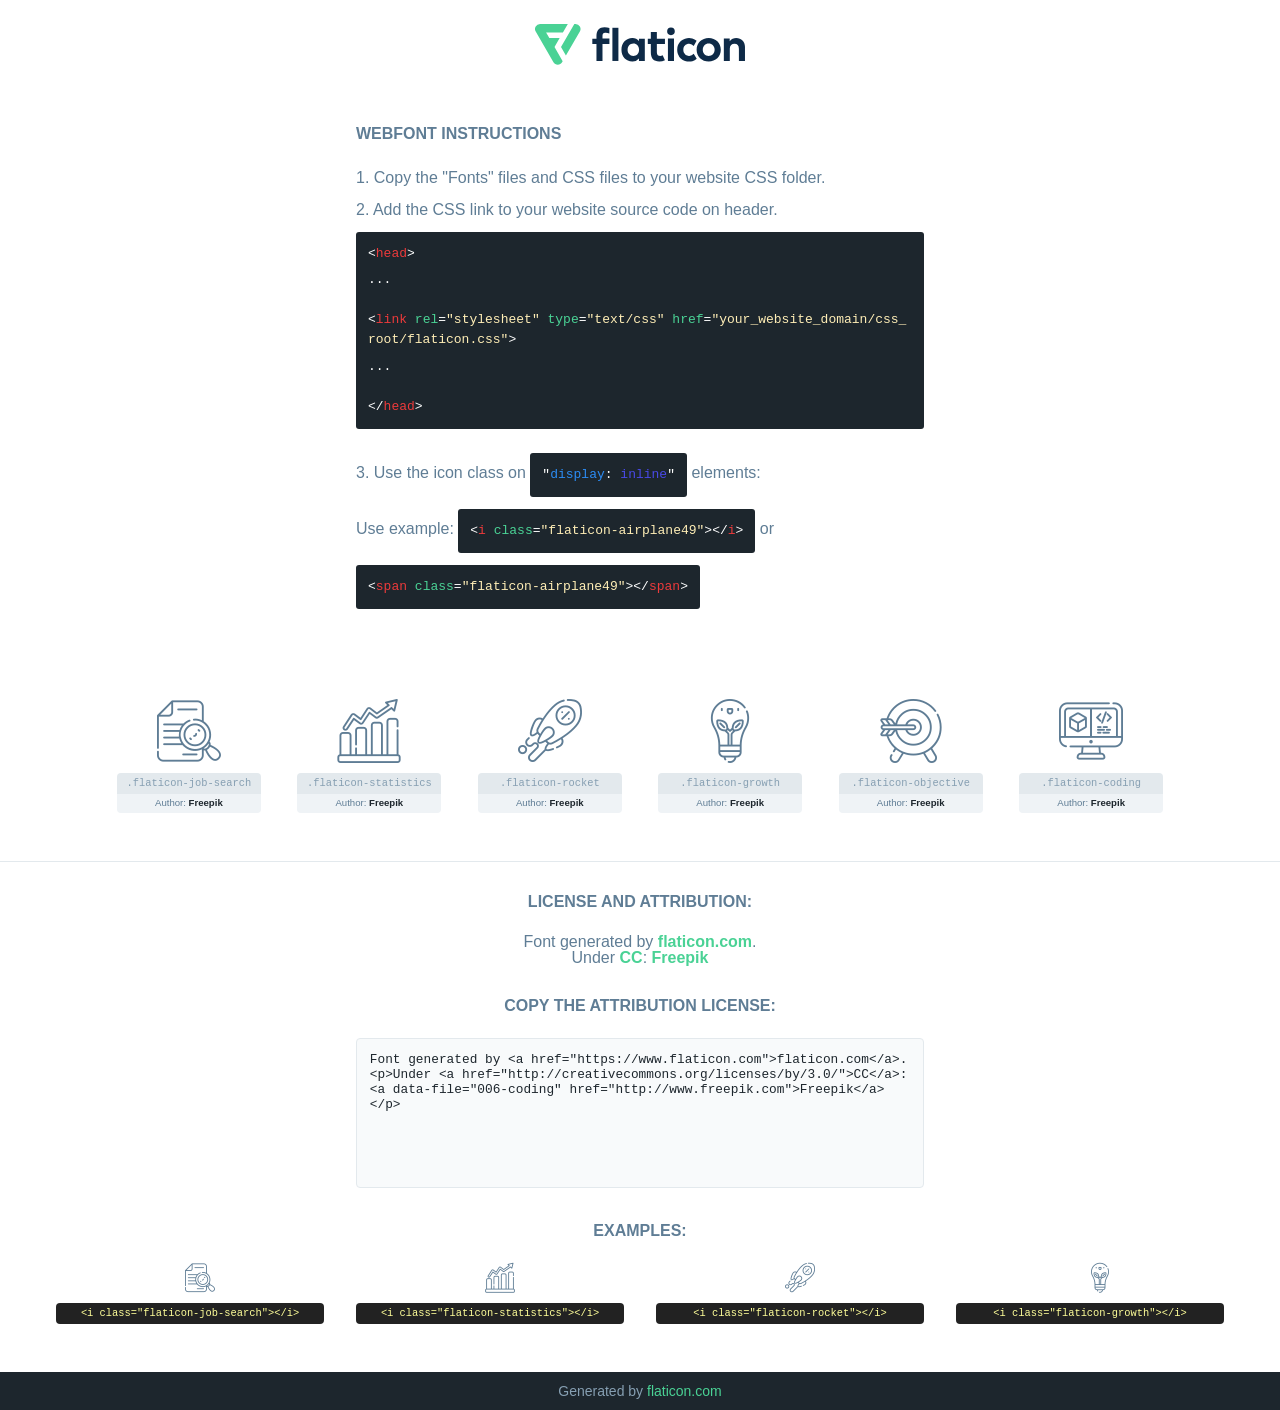
<file: assets/fonts/flaticon/font/flaticon.html>
<!DOCTYPE html>
<!--
  Flaticon icon font: Flaticon
  Creation date: 19/01/2021 11:09
-->
<html>

<head>
    <title>Flaticon Webfont</title>
    <link rel="stylesheet" type="text/css" href="flaticon.css">
    <meta charset="UTF-8">
    <style>
    html, body, div, span, applet, object, iframe,
    h1, h2, h3, h4, h5, h6, p, blockquote, pre,
    a, abbr, acronym, address, big, cite, code,
    del, dfn, em, img, ins, kbd, q, s, samp,
    small, strike, strong, sub, sup, tt, var,
    b, u, i, center,
    dl, dt, dd, ol, ul, li,
    fieldset, form, label, legend,
    table, caption, tbody, tfoot, thead, tr, th, td,
    article, aside, canvas, details, embed,
    figure, figcaption, footer, header, hgroup,
    menu, nav, output, ruby, section, summary,
    time, mark, audio, video {
        margin: 0;
        padding: 0;
        border: 0;
        font-size: 100%;
        font: inherit;
        vertical-align: baseline;
    }
    /* HTML5 display-role reset for older browsers */
    article, aside, details, figcaption, figure,
    footer, header, hgroup, menu, nav, section {
        display: block;
    }
    body {
        line-height: 1;
    }
    ol, ul {
        list-style: none;
    }
    blockquote, q {
        quotes: none;
    }
    blockquote:before, blockquote:after,
    q:before, q:after {
        content: '';
        content: none;
    }
    table {
        border-collapse: collapse;
        border-spacing: 0;
    }
    body {
        font-family: Helvetica, Arial, sans-serif;
        font-size: 16px;
        color: #5f7d95;
    }
    a {
        color: #4AD295;
        font-weight: bold;
        text-decoration: none;
    }
    * {
        -moz-box-sizing: border-box;
        -webkit-box-sizing: border-box;
        box-sizing: border-box;
        margin: 0;
        padding: 0;
    }
    [class^="flaticon-"]:before, [class*=" flaticon-"]:before, [class^="flaticon-"]:after, [class*=" flaticon-"]:after {
        font-family: Flaticon;
        font-size: 30px;
        font-style: normal;
        margin-left: 20px;
        color: #333;
    }
    .wrapper {
        max-width: 600px;
        margin: auto;
        padding: 0 1em;
    }
    .title {
        margin-bottom: 24px;
        text-transform: uppercase;
        font-weight: bold;
    }
    header {
        text-align: center;
        padding: 24px;
    }
    header .logo {
        width: 210px;
        height: auto;
        border: none;
        display: inline-block;
    }
    header strong {
        font-size: 28px;
        font-weight: 500;
        vertical-align: middle;
    }
    .demo {
        margin: 2em auto;
        line-height: 1.25em;
    }
    .demo ul li {
        margin-bottom: 12px;
    }
    .demo ul li code {
        background-color: #1D262D;
        border-radius: 3px;
        padding: 12px;
        display: inline-block;
        color: #fff;
        font-family: Consolas,Monaco,Lucida Console,Liberation Mono,DejaVu Sans Mono,Bitstream Vera Sans Mono,Courier New, monospace;
        font-weight: lighter;
        margin-top: 12px;
        font-size: 13px;
        word-break: break-all;
    }
    .demo ul li code .red {
        color: #EC3A3B;
    }
    .demo ul li code .green {
        color: #4AD295;
    }
    .demo ul li code .yellow {
        color: #FFEEB6;
    }
    .demo ul li code .blue {
        color: #2C8CF4;
    }
    .demo ul li code .purple {
        color: #4949E7;
    }
    .demo ul li code .dots {
        margin-top: 0.5em;
        display: block;
    }
    #glyphs {
        border-bottom: 1px solid #E3E9ED;
        padding: 2em 0;
        text-align: center;
    }
    .glyph {
        display: inline-block;
        width: 9em;
        margin: 1em;
        text-align: center;
        vertical-align: top;
        background: #FFF;
    }
    .glyph .glyph-icon {
        padding: 10px;
        display: block;
        font-family:"Flaticon";
        font-size: 64px;
        line-height: 1;
    }
    .glyph .glyph-icon:before {
        font-size: 64px;
        color: #5f7d95;
        margin-left: 0;
    }
    .class-name {
        font-size: 0.65em;
        background-color: #E3E9ED;
        color: #869FB2;
        border-radius: 4px 4px 0 0;
        padding: 0.5em;
        font-family: Consolas,Monaco,Lucida Console,Liberation Mono,DejaVu Sans Mono,Bitstream Vera Sans Mono,Courier New, monospace;
    }
    .author-name {
        font-size: 0.6em;
        background-color: #EFF3F6;
        border-top: 0;
        border-radius: 0 0 4px 4px;
        padding: 0.5em;
    }
    .author-name a {
        color: #1D262D;
    }
    .class-name:last-child {
        font-size: 10px;
        color:#888;
    }
    .class-name:last-child a {
        font-size: 10px;
        color:#555;
    }
    .glyph > input {
        display: block;
        width: 100px;
        margin: 5px auto;
        text-align: center;
        font-size: 12px;
        cursor: text;
    }
    .glyph > input.icon-input {
        font-family:"Flaticon";
        font-size: 16px;
        margin-bottom: 10px;
    }
    .attribution .title {
        margin-top: 2em;
    }
    .attribution textarea {
        background-color: #F8FAFB;
        color: #1D262D;
        padding: 1em;
        border: none;
        box-shadow: none;
        border: 1px solid #E3E9ED;
        border-radius: 4px;
        resize: none;
        width: 100%;
        height: 150px;
        font-size: 0.8em;
        font-family: Consolas,Monaco,Lucida Console,Liberation Mono,DejaVu Sans Mono,Bitstream Vera Sans Mono,Courier New, monospace;
        -webkit-appearance: none;
    }
    .attribution textarea:hover {
        border-color: #CFD9E0;
    }
    .attribution textarea:focus {
        border-color: #4AD295;
    }
    .iconsuse {
        margin: 2em auto;
        text-align: center;
        max-width: 1200px;
    }
    .iconsuse:after {
        content: '';
        display: table;
        clear: both;
    }
    .iconsuse .image {
        float: left;
        width: 25%;
        padding: 0 1em;
    }
    .iconsuse .image p {
        margin-bottom: 1em;
    }
    .iconsuse .image span {
        display: block;
        font-size: 0.65em;
        background-color: #222;
        color: #fff;
        border-radius: 4px;
        padding: 0.5em;
        color: #FFFF99;
        margin-top: 1em;
        font-family: Consolas,Monaco,Lucida Console,Liberation Mono,DejaVu Sans Mono,Bitstream Vera Sans Mono,Courier New, monospace;
    }
    .glyph-icon:before {
        color: #5f7d95;
    }
    #footer {
        text-align: center;
        background-color: #1D262D;
        color: #869FB2;
        padding: 12px;
        font-size: 14px;
    }
    #footer a {
        font-weight: normal;
    }
    @media (max-width: 960px) {
        .iconsuse .image {
            width: 50%;
        }
    }
    </style>
</head>

<body class="characters-off">

    <header>
        <a href="https://www.flaticon.com/" target="_blank" class="logo">
            <svg xmlns="http://www.w3.org/2000/svg" viewBox="0 0 394.3 76.5"><path d="M156.6,69.4H145.3V7.1h11.3Z" style="fill:#0e2a47"/><path d="M206.2,69.4h-11V64.8a15.4,15.4,0,0,1-12.6,5.7c-11.6,0-20.3-9.5-20.3-22.1s8.8-22.1,20.3-22.1a15.4,15.4,0,0,1,12.6,5.8V27.5h11Zm-32.4-21c0,6.4,4.2,11.6,10.8,11.6s10.8-4.9,10.8-11.6-4.4-11.6-10.8-11.6S173.9,42,173.9,48.4Z" style="fill:#0e2a47"/><path d="M262.5,13.7a7.2,7.2,0,0,1-14.4,0,7.2,7.2,0,1,1,14.4,0ZM261,69.4H249.6v-42H261Z" style="fill:#0e2a47"/><path id="_Trazado_" data-name="&lt;Trazado&gt;" d="M139.6,17.8a16.6,16.6,0,0,0-8-1.4c-3.2.4-4.9,2-4.9,5.9v5.1h13V37.5h-13v32H115.4v-32h-7.8v-10h7.8V22.2c0-9.9,5.2-16.3,15-16.3a23.4,23.4,0,0,1,9.3,1.8Z" style="fill:#0e2a47"/><path d="M235.1,60c-3.5,0-6.3-1.9-6.3-7.1V37.5H244v-10H228.8V15H217.5V27.5h-5.7v10h5.7V53.7c0,10.9,5.3,16.8,15.7,16.8A22.9,22.9,0,0,0,244,68l-4.3-9.1A12.3,12.3,0,0,1,235.1,60Z" style="fill:#0e2a47"/><path d="M348.9,48.4c0,12.6-9.7,22.1-22.7,22.1s-22.7-9.4-22.7-22.1,9.6-22.1,22.7-22.1S348.9,35.8,348.9,48.4Zm-33.9,0c0,6.8,4.8,11.6,11.1,11.6s11.2-4.8,11.2-11.6-4.8-11.6-11.2-11.6S315.1,41.6,315.1,48.4Z" style="fill:#0e2a47"/><path d="M394.3,42.7V69.4H382.9V46.3c0-6.1-3-9.4-8.2-9.4s-8.9,3.2-8.9,9.5v23H354.6v-42h11v4.9c3-4.5,7.6-6.1,12.3-6.1C387.5,26.3,394.3,33,394.3,42.7Z" style="fill:#0e2a47"/><path d="M298,55.7h0a12.4,12.4,0,0,1-8.2,4.2h-.9l-1.8-.2a10,10,0,0,1-7.4-5.6,13.2,13.2,0,0,1-1.2-5.8,13,13,0,0,1,1.3-5.9,10.1,10.1,0,0,1,7.5-5.5h2.4a11.7,11.7,0,0,1,8.3,4.2l5.5-9.6a19.9,19.9,0,0,0-8.1-4.3,23.4,23.4,0,0,0-6.1-.8,25.2,25.2,0,0,0-7.5,1.1,20.9,20.9,0,0,0-8,4.6,21.9,21.9,0,0,0-6.8,16.4,21.9,21.9,0,0,0,6.7,16.3,20.9,20.9,0,0,0,8,4.6,25.2,25.2,0,0,0,7.7,1.2,23.6,23.6,0,0,0,6.2-.8,20,20,0,0,0,8.1-4.4Z" style="fill:#0e2a47"/><path d="M46.3,26.5H26.9L20.8,16H52.4L61.6,0H9.4A9.3,9.3,0,0,0,1.3,4.7a9.3,9.3,0,0,0,0,9.4L34.6,71.8a9.4,9.4,0,0,0,16.2,0l1.1-1.9L36.6,43.3Z" style="fill:#4ad295"/><path d="M84.2,4.7A9.3,9.3,0,0,0,76.1,0H73.8l-25,43.3,9.2,16L84.2,14A9.3,9.3,0,0,0,84.2,4.7Z" style="fill:#4ad295"/></svg>
        </a>
    </header>

    <section class="demo wrapper">

        <p class="title">Webfont Instructions</p>

        <ul>
            <li>
                <span class="num">1. </span>Copy the "Fonts" files and CSS files to your website CSS folder.
            </li>
            <li>
                <span class="num">2. </span>Add the CSS link to your website source code on header.
                <code class="big">
                    &lt;<span class="red">head</span>&gt;
                    <br/><span class="dots">...</span>
                    <br/>&lt;<span class="red">link</span> <span class="green">rel</span>=<span class="yellow">"stylesheet"</span> <span class="green">type</span>=<span class="yellow">"text/css"</span> <span class="green">href</span>=<span class="yellow">"your_website_domain/css_root/flaticon.css"</span>&gt;
                    <br/><span class="dots">...</span>
                    <br/>&lt;/<span class="red">head</span>&gt;
                </code>
            </li>

            <li>
                <p>
                    <span class="num">3. </span>Use the icon class on <code>"<span class="blue">display</span>:<span class="purple"> inline</span>"</code> elements:
                    <br />
                    Use example: <code>&lt;<span class="red">i</span> <span class="green">class</span>=<span class="yellow">&quot;flaticon-airplane49&quot;</span>&gt;&lt;/<span class="red">i</span>&gt;</code> or <code>&lt;<span class="red">span</span> <span class="green">class</span>=<span class="yellow">&quot;flaticon-airplane49&quot;</span>&gt;&lt;/<span class="red">span</span>&gt;</code>
            </li>
        </ul>

    </section>




   <section id="glyphs">          
    
      
        <div class="glyph"><div class="glyph-icon flaticon-job-search"></div>
            <div class="class-name">.flaticon-job-search</div>
            <div class="author-name">Author: <a data-file="001-job-search" href="http://www.freepik.com">Freepik</a> </div> 
        </div>        
        
        <div class="glyph"><div class="glyph-icon flaticon-statistics"></div>
            <div class="class-name">.flaticon-statistics</div>
            <div class="author-name">Author: <a data-file="002-statistics" href="http://www.freepik.com">Freepik</a> </div> 
        </div>        
        
        <div class="glyph"><div class="glyph-icon flaticon-rocket"></div>
            <div class="class-name">.flaticon-rocket</div>
            <div class="author-name">Author: <a data-file="003-rocket" href="http://www.freepik.com">Freepik</a> </div> 
        </div>        
        
        <div class="glyph"><div class="glyph-icon flaticon-growth"></div>
            <div class="class-name">.flaticon-growth</div>
            <div class="author-name">Author: <a data-file="004-growth" href="http://www.freepik.com">Freepik</a> </div> 
        </div>        
        
        <div class="glyph"><div class="glyph-icon flaticon-objective"></div>
            <div class="class-name">.flaticon-objective</div>
            <div class="author-name">Author: <a data-file="005-objective" href="http://www.freepik.com">Freepik</a> </div> 
        </div>        
        
        <div class="glyph"><div class="glyph-icon flaticon-coding"></div>
            <div class="class-name">.flaticon-coding</div>
            <div class="author-name">Author: <a data-file="006-coding" href="http://www.freepik.com">Freepik</a> </div> 
        </div>        
        

    </section>



    <section class="attribution wrapper"   style="text-align:center;">

      <div class="title">License and attribution:</div><div class="attrDiv">Font generated by <a href="https://www.flaticon.com">flaticon.com</a>. <div><p>Under <a href="http://creativecommons.org/licenses/by/3.0/">CC</a>: <a data-file="006-coding" href="http://www.freepik.com">Freepik</a></p>  </div>
      </div>
      <div class="title">Copy the Attribution License:</div>

    <textarea onclick="this.focus();this.select();">Font generated by &lt;a href=&quot;https://www.flaticon.com&quot;&gt;flaticon.com&lt;/a&gt;. <p>Under <a href="http://creativecommons.org/licenses/by/3.0/">CC</a>: <a data-file="006-coding" href="http://www.freepik.com">Freepik</a></p>  
     </textarea>

    </section>

    <section class="iconsuse">

          <div class="title">Examples:</div>            
             
            <div class="image">
                <p>
                    <i class="glyph-icon flaticon-job-search"></i> 
                    <span>&lt;i class=&quot;flaticon-job-search&quot;&gt;&lt;/i&gt;</span>
                </p>
            </div>
            
            <div class="image">
                <p>
                    <i class="glyph-icon flaticon-statistics"></i> 
                    <span>&lt;i class=&quot;flaticon-statistics&quot;&gt;&lt;/i&gt;</span>
                </p>
            </div>
            
            <div class="image">
                <p>
                    <i class="glyph-icon flaticon-rocket"></i> 
                    <span>&lt;i class=&quot;flaticon-rocket&quot;&gt;&lt;/i&gt;</span>
                </p>
            </div>
            
            <div class="image">
                <p>
                    <i class="glyph-icon flaticon-growth"></i> 
                    <span>&lt;i class=&quot;flaticon-growth&quot;&gt;&lt;/i&gt;</span>
                </p>
            </div>
                       
        </div>
                            
    </section>

<div id="footer">
    <div>Generated by <a href="https://www.flaticon.com">flaticon.com</a>
    </div>
</div>



</body>
</html>
</file>
<file: static/fonts/icomoon/style.css>
@font-face {
  font-family: 'icomoon';
  src:  url('fonts/icomoon.eot?10si43');
  src:  url('fonts/icomoon.eot?10si43#iefix') format('embedded-opentype'),
    url('fonts/icomoon.ttf?10si43') format('truetype'),
    url('fonts/icomoon.woff?10si43') format('woff'),
    url('fonts/icomoon.svg?10si43#icomoon') format('svg');
  font-weight: normal;
  font-style: normal;
}

[class^="icon-"], [class*=" icon-"] {
  /* use !important to prevent issues with browser extensions that change fonts */
  font-family: 'icomoon' !important;
  speak: none;
  font-style: normal;
  font-weight: normal;
  font-variant: normal;
  text-transform: none;
  line-height: 1;

  /* Better Font Rendering =========== */
  -webkit-font-smoothing: antialiased;
  -moz-osx-font-smoothing: grayscale;
}

.icon-asterisk:before {
  content: "\f069";
}
.icon-plus:before {
  content: "\f067";
}
.icon-question:before {
  content: "\f128";
}
.icon-minus:before {
  content: "\f068";
}
.icon-glass:before {
  content: "\f000";
}
.icon-music:before {
  content: "\f001";
}
.icon-search:before {
  content: "\f002";
}
.icon-envelope-o:before {
  content: "\f003";
}
.icon-heart:before {
  content: "\f004";
}
.icon-star:before {
  content: "\f005";
}
.icon-star-o:before {
  content: "\f006";
}
.icon-user:before {
  content: "\f007";
}
.icon-film:before {
  content: "\f008";
}
.icon-th-large:before {
  content: "\f009";
}
.icon-th:before {
  content: "\f00a";
}
.icon-th-list:before {
  content: "\f00b";
}
.icon-check:before {
  content: "\f00c";
}
.icon-close:before {
  content: "\f00d";
}
.icon-remove:before {
  content: "\f00d";
}
.icon-times:before {
  content: "\f00d";
}
.icon-search-plus:before {
  content: "\f00e";
}
.icon-search-minus:before {
  content: "\f010";
}
.icon-power-off:before {
  content: "\f011";
}
.icon-signal:before {
  content: "\f012";
}
.icon-cog:before {
  content: "\f013";
}
.icon-gear:before {
  content: "\f013";
}
.icon-trash-o:before {
  content: "\f014";
}
.icon-home:before {
  content: "\f015";
}
.icon-file-o:before {
  content: "\f016";
}
.icon-clock-o:before {
  content: "\f017";
}
.icon-road:before {
  content: "\f018";
}
.icon-download:before {
  content: "\f019";
}
.icon-arrow-circle-o-down:before {
  content: "\f01a";
}
.icon-arrow-circle-o-up:before {
  content: "\f01b";
}
.icon-inbox:before {
  content: "\f01c";
}
.icon-play-circle-o:before {
  content: "\f01d";
}
.icon-repeat:before {
  content: "\f01e";
}
.icon-rotate-right:before {
  content: "\f01e";
}
.icon-refresh:before {
  content: "\f021";
}
.icon-list-alt:before {
  content: "\f022";
}
.icon-lock:before {
  content: "\f023";
}
.icon-flag:before {
  content: "\f024";
}
.icon-headphones:before {
  content: "\f025";
}
.icon-volume-off:before {
  content: "\f026";
}
.icon-volume-down:before {
  content: "\f027";
}
.icon-volume-up:before {
  content: "\f028";
}
.icon-qrcode:before {
  content: "\f029";
}
.icon-barcode:before {
  content: "\f02a";
}
.icon-tag:before {
  content: "\f02b";
}
.icon-tags:before {
  content: "\f02c";
}
.icon-book:before {
  content: "\f02d";
}
.icon-bookmark:before {
  content: "\f02e";
}
.icon-print:before {
  content: "\f02f";
}
.icon-camera:before {
  content: "\f030";
}
.icon-font:before {
  content: "\f031";
}
.icon-bold:before {
  content: "\f032";
}
.icon-italic:before {
  content: "\f033";
}
.icon-text-height:before {
  content: "\f034";
}
.icon-text-width:before {
  content: "\f035";
}
.icon-align-left:before {
  content: "\f036";
}
.icon-align-center:before {
  content: "\f037";
}
.icon-align-right:before {
  content: "\f038";
}
.icon-align-justify:before {
  content: "\f039";
}
.icon-list:before {
  content: "\f03a";
}
.icon-dedent:before {
  content: "\f03b";
}
.icon-outdent:before {
  content: "\f03b";
}
.icon-indent:before {
  content: "\f03c";
}
.icon-video-camera:before {
  content: "\f03d";
}
.icon-image:before {
  content: "\f03e";
}
.icon-photo:before {
  content: "\f03e";
}
.icon-picture-o:before {
  content: "\f03e";
}
.icon-pencil:before {
  content: "\f040";
}
.icon-map-marker:before {
  content: "\f041";
}
.icon-adjust:before {
  content: "\f042";
}
.icon-tint:before {
  content: "\f043";
}
.icon-edit:before {
  content: "\f044";
}
.icon-pencil-square-o:before {
  content: "\f044";
}
.icon-share-square-o:before {
  content: "\f045";
}
.icon-check-square-o:before {
  content: "\f046";
}
.icon-arrows:before {
  content: "\f047";
}
.icon-step-backward:before {
  content: "\f048";
}
.icon-fast-backward:before {
  content: "\f049";
}
.icon-backward:before {
  content: "\f04a";
}
.icon-play:before {
  content: "\f04b";
}
.icon-pause:before {
  content: "\f04c";
}
.icon-stop:before {
  content: "\f04d";
}
.icon-forward:before {
  content: "\f04e";
}
.icon-fast-forward:before {
  content: "\f050";
}
.icon-step-forward:before {
  content: "\f051";
}
.icon-eject:before {
  content: "\f052";
}
.icon-chevron-left:before {
  content: "\f053";
}
.icon-chevron-right:before {
  content: "\f054";
}
.icon-plus-circle:before {
  content: "\f055";
}
.icon-minus-circle:before {
  content: "\f056";
}
.icon-times-circle:before {
  content: "\f057";
}
.icon-check-circle:before {
  content: "\f058";
}
.icon-question-circle:before {
  content: "\f059";
}
.icon-info-circle:before {
  content: "\f05a";
}
.icon-crosshairs:before {
  content: "\f05b";
}
.icon-times-circle-o:before {
  content: "\f05c";
}
.icon-check-circle-o:before {
  content: "\f05d";
}
.icon-ban:before {
  content: "\f05e";
}
.icon-arrow-left:before {
  content: "\f060";
}
.icon-arrow-right:before {
  content: "\f061";
}
.icon-arrow-up:before {
  content: "\f062";
}
.icon-arrow-down:before {
  content: "\f063";
}
.icon-mail-forward:before {
  content: "\f064";
}
.icon-share:before {
  content: "\f064";
}
.icon-expand:before {
  content: "\f065";
}
.icon-compress:before {
  content: "\f066";
}
.icon-exclamation-circle:before {
  content: "\f06a";
}
.icon-gift:before {
  content: "\f06b";
}
.icon-leaf:before {
  content: "\f06c";
}
.icon-fire:before {
  content: "\f06d";
}
.icon-eye:before {
  content: "\f06e";
}
.icon-eye-slash:before {
  content: "\f070";
}
.icon-exclamation-triangle:before {
  content: "\f071";
}
.icon-warning:before {
  content: "\f071";
}
.icon-plane:before {
  content: "\f072";
}
.icon-calendar:before {
  content: "\f073";
}
.icon-random:before {
  content: "\f074";
}
.icon-comment:before {
  content: "\f075";
}
.icon-magnet:before {
  content: "\f076";
}
.icon-chevron-up:before {
  content: "\f077";
}
.icon-chevron-down:before {
  content: "\f078";
}
.icon-retweet:before {
  content: "\f079";
}
.icon-shopping-cart:before {
  content: "\f07a";
}
.icon-folder:before {
  content: "\f07b";
}
.icon-folder-open:before {
  content: "\f07c";
}
.icon-arrows-v:before {
  content: "\f07d";
}
.icon-arrows-h:before {
  content: "\f07e";
}
.icon-bar-chart:before {
  content: "\f080";
}
.icon-bar-chart-o:before {
  content: "\f080";
}
.icon-twitter-square:before {
  content: "\f081";
}
.icon-facebook-square:before {
  content: "\f082";
}
.icon-camera-retro:before {
  content: "\f083";
}
.icon-key:before {
  content: "\f084";
}
.icon-cogs:before {
  content: "\f085";
}
.icon-gears:before {
  content: "\f085";
}
.icon-comments:before {
  content: "\f086";
}
.icon-thumbs-o-up:before {
  content: "\f087";
}
.icon-thumbs-o-down:before {
  content: "\f088";
}
.icon-star-half:before {
  content: "\f089";
}
.icon-heart-o:before {
  content: "\f08a";
}
.icon-sign-out:before {
  content: "\f08b";
}
.icon-linkedin-square:before {
  content: "\f08c";
}
.icon-thumb-tack:before {
  content: "\f08d";
}
.icon-external-link:before {
  content: "\f08e";
}
.icon-sign-in:before {
  content: "\f090";
}
.icon-trophy:before {
  content: "\f091";
}
.icon-github-square:before {
  content: "\f092";
}
.icon-upload:before {
  content: "\f093";
}
.icon-lemon-o:before {
  content: "\f094";
}
.icon-phone:before {
  content: "\f095";
}
.icon-square-o:before {
  content: "\f096";
}
.icon-bookmark-o:before {
  content: "\f097";
}
.icon-phone-square:before {
  content: "\f098";
}
.icon-twitter:before {
  content: "\f099";
}
.icon-facebook:before {
  content: "\f09a";
}
.icon-facebook-f:before {
  content: "\f09a";
}
.icon-github:before {
  content: "\f09b";
}
.icon-unlock:before {
  content: "\f09c";
}
.icon-credit-card:before {
  content: "\f09d";
}
.icon-feed:before {
  content: "\f09e";
}
.icon-rss:before {
  content: "\f09e";
}
.icon-hdd-o:before {
  content: "\f0a0";
}
.icon-bullhorn:before {
  content: "\f0a1";
}
.icon-bell-o:before {
  content: "\f0a2";
}
.icon-certificate:before {
  content: "\f0a3";
}
.icon-hand-o-right:before {
  content: "\f0a4";
}
.icon-hand-o-left:before {
  content: "\f0a5";
}
.icon-hand-o-up:before {
  content: "\f0a6";
}
.icon-hand-o-down:before {
  content: "\f0a7";
}
.icon-arrow-circle-left:before {
  content: "\f0a8";
}
.icon-arrow-circle-right:before {
  content: "\f0a9";
}
.icon-arrow-circle-up:before {
  content: "\f0aa";
}
.icon-arrow-circle-down:before {
  content: "\f0ab";
}
.icon-globe:before {
  content: "\f0ac";
}
.icon-wrench:before {
  content: "\f0ad";
}
.icon-tasks:before {
  content: "\f0ae";
}
.icon-filter:before {
  content: "\f0b0";
}
.icon-briefcase:before {
  content: "\f0b1";
}
.icon-arrows-alt:before {
  content: "\f0b2";
}
.icon-group:before {
  content: "\f0c0";
}
.icon-users:before {
  content: "\f0c0";
}
.icon-chain:before {
  content: "\f0c1";
}
.icon-link:before {
  content: "\f0c1";
}
.icon-cloud:before {
  content: "\f0c2";
}
.icon-flask:before {
  content: "\f0c3";
}
.icon-cut:before {
  content: "\f0c4";
}
.icon-scissors:before {
  content: "\f0c4";
}
.icon-copy:before {
  content: "\f0c5";
}
.icon-files-o:before {
  content: "\f0c5";
}
.icon-paperclip:before {
  content: "\f0c6";
}
.icon-floppy-o:before {
  content: "\f0c7";
}
.icon-save:before {
  content: "\f0c7";
}
.icon-square:before {
  content: "\f0c8";
}
.icon-bars:before {
  content: "\f0c9";
}
.icon-navicon:before {
  content: "\f0c9";
}
.icon-reorder:before {
  content: "\f0c9";
}
.icon-list-ul:before {
  content: "\f0ca";
}
.icon-list-ol:before {
  content: "\f0cb";
}
.icon-strikethrough:before {
  content: "\f0cc";
}
.icon-underline:before {
  content: "\f0cd";
}
.icon-table:before {
  content: "\f0ce";
}
.icon-magic:before {
  content: "\f0d0";
}
.icon-truck:before {
  content: "\f0d1";
}
.icon-pinterest:before {
  content: "\f0d2";
}
.icon-pinterest-square:before {
  content: "\f0d3";
}
.icon-google-plus-square:before {
  content: "\f0d4";
}
.icon-google-plus:before {
  content: "\f0d5";
}
.icon-money:before {
  content: "\f0d6";
}
.icon-caret-down:before {
  content: "\f0d7";
}
.icon-caret-up:before {
  content: "\f0d8";
}
.icon-caret-left:before {
  content: "\f0d9";
}
.icon-caret-right:before {
  content: "\f0da";
}
.icon-columns:before {
  content: "\f0db";
}
.icon-sort:before {
  content: "\f0dc";
}
.icon-unsorted:before {
  content: "\f0dc";
}
.icon-sort-desc:before {
  content: "\f0dd";
}
.icon-sort-down:before {
  content: "\f0dd";
}
.icon-sort-asc:before {
  content: "\f0de";
}
.icon-sort-up:before {
  content: "\f0de";
}
.icon-envelope:before {
  content: "\f0e0";
}
.icon-linkedin:before {
  content: "\f0e1";
}
.icon-rotate-left:before {
  content: "\f0e2";
}
.icon-undo:before {
  content: "\f0e2";
}
.icon-gavel:before {
  content: "\f0e3";
}
.icon-legal:before {
  content: "\f0e3";
}
.icon-dashboard:before {
  content: "\f0e4";
}
.icon-tachometer:before {
  content: "\f0e4";
}
.icon-comment-o:before {
  content: "\f0e5";
}
.icon-comments-o:before {
  content: "\f0e6";
}
.icon-bolt:before {
  content: "\f0e7";
}
.icon-flash:before {
  content: "\f0e7";
}
.icon-sitemap:before {
  content: "\f0e8";
}
.icon-umbrella:before {
  content: "\f0e9";
}
.icon-clipboard:before {
  content: "\f0ea";
}
.icon-paste:before {
  content: "\f0ea";
}
.icon-lightbulb-o:before {
  content: "\f0eb";
}
.icon-exchange:before {
  content: "\f0ec";
}
.icon-cloud-download:before {
  content: "\f0ed";
}
.icon-cloud-upload:before {
  content: "\f0ee";
}
.icon-user-md:before {
  content: "\f0f0";
}
.icon-stethoscope:before {
  content: "\f0f1";
}
.icon-suitcase:before {
  content: "\f0f2";
}
.icon-bell:before {
  content: "\f0f3";
}
.icon-coffee:before {
  content: "\f0f4";
}
.icon-cutlery:before {
  content: "\f0f5";
}
.icon-file-text-o:before {
  content: "\f0f6";
}
.icon-building-o:before {
  content: "\f0f7";
}
.icon-hospital-o:before {
  content: "\f0f8";
}
.icon-ambulance:before {
  content: "\f0f9";
}
.icon-medkit:before {
  content: "\f0fa";
}
.icon-fighter-jet:before {
  content: "\f0fb";
}
.icon-beer:before {
  content: "\f0fc";
}
.icon-h-square:before {
  content: "\f0fd";
}
.icon-plus-square:before {
  content: "\f0fe";
}
.icon-angle-double-left:before {
  content: "\f100";
}
.icon-angle-double-right:before {
  content: "\f101";
}
.icon-angle-double-up:before {
  content: "\f102";
}
.icon-angle-double-down:before {
  content: "\f103";
}
.icon-angle-left:before {
  content: "\f104";
}
.icon-angle-right:before {
  content: "\f105";
}
.icon-angle-up:before {
  content: "\f106";
}
.icon-angle-down:before {
  content: "\f107";
}
.icon-desktop:before {
  content: "\f108";
}
.icon-laptop:before {
  content: "\f109";
}
.icon-tablet:before {
  content: "\f10a";
}
.icon-mobile:before {
  content: "\f10b";
}
.icon-mobile-phone:before {
  content: "\f10b";
}
.icon-circle-o:before {
  content: "\f10c";
}
.icon-quote-left:before {
  content: "\f10d";
}
.icon-quote-right:before {
  content: "\f10e";
}
.icon-spinner:before {
  content: "\f110";
}
.icon-circle:before {
  content: "\f111";
}
.icon-mail-reply:before {
  content: "\f112";
}
.icon-reply:before {
  content: "\f112";
}
.icon-github-alt:before {
  content: "\f113";
}
.icon-folder-o:before {
  content: "\f114";
}
.icon-folder-open-o:before {
  content: "\f115";
}
.icon-smile-o:before {
  content: "\f118";
}
.icon-frown-o:before {
  content: "\f119";
}
.icon-meh-o:before {
  content: "\f11a";
}
.icon-gamepad:before {
  content: "\f11b";
}
.icon-keyboard-o:before {
  content: "\f11c";
}
.icon-flag-o:before {
  content: "\f11d";
}
.icon-flag-checkered:before {
  content: "\f11e";
}
.icon-terminal:before {
  content: "\f120";
}
.icon-code:before {
  content: "\f121";
}
.icon-mail-reply-all:before {
  content: "\f122";
}
.icon-reply-all:before {
  content: "\f122";
}
.icon-star-half-empty:before {
  content: "\f123";
}
.icon-star-half-full:before {
  content: "\f123";
}
.icon-star-half-o:before {
  content: "\f123";
}
.icon-location-arrow:before {
  content: "\f124";
}
.icon-crop:before {
  content: "\f125";
}
.icon-code-fork:before {
  content: "\f126";
}
.icon-chain-broken:before {
  content: "\f127";
}
.icon-unlink:before {
  content: "\f127";
}
.icon-info:before {
  content: "\f129";
}
.icon-exclamation:before {
  content: "\f12a";
}
.icon-superscript:before {
  content: "\f12b";
}
.icon-subscript:before {
  content: "\f12c";
}
.icon-eraser:before {
  content: "\f12d";
}
.icon-puzzle-piece:before {
  content: "\f12e";
}
.icon-microphone:before {
  content: "\f130";
}
.icon-microphone-slash:before {
  content: "\f131";
}
.icon-shield:before {
  content: "\f132";
}
.icon-calendar-o:before {
  content: "\f133";
}
.icon-fire-extinguisher:before {
  content: "\f134";
}
.icon-rocket:before {
  content: "\f135";
}
.icon-maxcdn:before {
  content: "\f136";
}
.icon-chevron-circle-left:before {
  content: "\f137";
}
.icon-chevron-circle-right:before {
  content: "\f138";
}
.icon-chevron-circle-up:before {
  content: "\f139";
}
.icon-chevron-circle-down:before {
  content: "\f13a";
}
.icon-html5:before {
  content: "\f13b";
}
.icon-css3:before {
  content: "\f13c";
}
.icon-anchor:before {
  content: "\f13d";
}
.icon-unlock-alt:before {
  content: "\f13e";
}
.icon-bullseye:before {
  content: "\f140";
}
.icon-ellipsis-h:before {
  content: "\f141";
}
.icon-ellipsis-v:before {
  content: "\f142";
}
.icon-rss-square:before {
  content: "\f143";
}
.icon-play-circle:before {
  content: "\f144";
}
.icon-ticket:before {
  content: "\f145";
}
.icon-minus-square:before {
  content: "\f146";
}
.icon-minus-square-o:before {
  content: "\f147";
}
.icon-level-up:before {
  content: "\f148";
}
.icon-level-down:before {
  content: "\f149";
}
.icon-check-square:before {
  content: "\f14a";
}
.icon-pencil-square:before {
  content: "\f14b";
}
.icon-external-link-square:before {
  content: "\f14c";
}
.icon-share-square:before {
  content: "\f14d";
}
.icon-compass:before {
  content: "\f14e";
}
.icon-caret-square-o-down:before {
  content: "\f150";
}
.icon-toggle-down:before {
  content: "\f150";
}
.icon-caret-square-o-up:before {
  content: "\f151";
}
.icon-toggle-up:before {
  content: "\f151";
}
.icon-caret-square-o-right:before {
  content: "\f152";
}
.icon-toggle-right:before {
  content: "\f152";
}
.icon-eur:before {
  content: "\f153";
}
.icon-euro:before {
  content: "\f153";
}
.icon-gbp:before {
  content: "\f154";
}
.icon-dollar:before {
  content: "\f155";
}
.icon-usd:before {
  content: "\f155";
}
.icon-inr:before {
  content: "\f156";
}
.icon-rupee:before {
  content: "\f156";
}
.icon-cny:before {
  content: "\f157";
}
.icon-jpy:before {
  content: "\f157";
}
.icon-rmb:before {
  content: "\f157";
}
.icon-yen:before {
  content: "\f157";
}
.icon-rouble:before {
  content: "\f158";
}
.icon-rub:before {
  content: "\f158";
}
.icon-ruble:before {
  content: "\f158";
}
.icon-krw:before {
  content: "\f159";
}
.icon-won:before {
  content: "\f159";
}
.icon-bitcoin:before {
  content: "\f15a";
}
.icon-btc:before {
  content: "\f15a";
}
.icon-file:before {
  content: "\f15b";
}
.icon-file-text:before {
  content: "\f15c";
}
.icon-sort-alpha-asc:before {
  content: "\f15d";
}
.icon-sort-alpha-desc:before {
  content: "\f15e";
}
.icon-sort-amount-asc:before {
  content: "\f160";
}
.icon-sort-amount-desc:before {
  content: "\f161";
}
.icon-sort-numeric-asc:before {
  content: "\f162";
}
.icon-sort-numeric-desc:before {
  content: "\f163";
}
.icon-thumbs-up:before {
  content: "\f164";
}
.icon-thumbs-down:before {
  content: "\f165";
}
.icon-youtube-square:before {
  content: "\f166";
}
.icon-youtube:before {
  content: "\f167";
}
.icon-xing:before {
  content: "\f168";
}
.icon-xing-square:before {
  content: "\f169";
}
.icon-youtube-play:before {
  content: "\f16a";
}
.icon-dropbox:before {
  content: "\f16b";
}
.icon-stack-overflow:before {
  content: "\f16c";
}
.icon-instagram:before {
  content: "\f16d";
}
.icon-flickr:before {
  content: "\f16e";
}
.icon-adn:before {
  content: "\f170";
}
.icon-bitbucket:before {
  content: "\f171";
}
.icon-bitbucket-square:before {
  content: "\f172";
}
.icon-tumblr:before {
  content: "\f173";
}
.icon-tumblr-square:before {
  content: "\f174";
}
.icon-long-arrow-down:before {
  content: "\f175";
}
.icon-long-arrow-up:before {
  content: "\f176";
}
.icon-long-arrow-left:before {
  content: "\f177";
}
.icon-long-arrow-right:before {
  content: "\f178";
}
.icon-apple:before {
  content: "\f179";
}
.icon-windows:before {
  content: "\f17a";
}
.icon-android:before {
  content: "\f17b";
}
.icon-linux:before {
  content: "\f17c";
}
.icon-dribbble:before {
  content: "\f17d";
}
.icon-skype:before {
  content: "\f17e";
}
.icon-foursquare:before {
  content: "\f180";
}
.icon-trello:before {
  content: "\f181";
}
.icon-female:before {
  content: "\f182";
}
.icon-male:before {
  content: "\f183";
}
.icon-gittip:before {
  content: "\f184";
}
.icon-gratipay:before {
  content: "\f184";
}
.icon-sun-o:before {
  content: "\f185";
}
.icon-moon-o:before {
  content: "\f186";
}
.icon-archive:before {
  content: "\f187";
}
.icon-bug:before {
  content: "\f188";
}
.icon-vk:before {
  content: "\f189";
}
.icon-weibo:before {
  content: "\f18a";
}
.icon-renren:before {
  content: "\f18b";
}
.icon-pagelines:before {
  content: "\f18c";
}
.icon-stack-exchange:before {
  content: "\f18d";
}
.icon-arrow-circle-o-right:before {
  content: "\f18e";
}
.icon-arrow-circle-o-left:before {
  content: "\f190";
}
.icon-caret-square-o-left:before {
  content: "\f191";
}
.icon-toggle-left:before {
  content: "\f191";
}
.icon-dot-circle-o:before {
  content: "\f192";
}
.icon-wheelchair:before {
  content: "\f193";
}
.icon-vimeo-square:before {
  content: "\f194";
}
.icon-try:before {
  content: "\f195";
}
.icon-turkish-lira:before {
  content: "\f195";
}
.icon-plus-square-o:before {
  content: "\f196";
}
.icon-space-shuttle:before {
  content: "\f197";
}
.icon-slack:before {
  content: "\f198";
}
.icon-envelope-square:before {
  content: "\f199";
}
.icon-wordpress:before {
  content: "\f19a";
}
.icon-openid:before {
  content: "\f19b";
}
.icon-bank:before {
  content: "\f19c";
}
.icon-institution:before {
  content: "\f19c";
}
.icon-university:before {
  content: "\f19c";
}
.icon-graduation-cap:before {
  content: "\f19d";
}
.icon-mortar-board:before {
  content: "\f19d";
}
.icon-yahoo:before {
  content: "\f19e";
}
.icon-google:before {
  content: "\f1a0";
}
.icon-reddit:before {
  content: "\f1a1";
}
.icon-reddit-square:before {
  content: "\f1a2";
}
.icon-stumbleupon-circle:before {
  content: "\f1a3";
}
.icon-stumbleupon:before {
  content: "\f1a4";
}
.icon-delicious:before {
  content: "\f1a5";
}
.icon-digg:before {
  content: "\f1a6";
}
.icon-pied-piper-pp:before {
  content: "\f1a7";
}
.icon-pied-piper-alt:before {
  content: "\f1a8";
}
.icon-drupal:before {
  content: "\f1a9";
}
.icon-joomla:before {
  content: "\f1aa";
}
.icon-language:before {
  content: "\f1ab";
}
.icon-fax:before {
  content: "\f1ac";
}
.icon-building:before {
  content: "\f1ad";
}
.icon-child:before {
  content: "\f1ae";
}
.icon-paw:before {
  content: "\f1b0";
}
.icon-spoon:before {
  content: "\f1b1";
}
.icon-cube:before {
  content: "\f1b2";
}
.icon-cubes:before {
  content: "\f1b3";
}
.icon-behance:before {
  content: "\f1b4";
}
.icon-behance-square:before {
  content: "\f1b5";
}
.icon-steam:before {
  content: "\f1b6";
}
.icon-steam-square:before {
  content: "\f1b7";
}
.icon-recycle:before {
  content: "\f1b8";
}
.icon-automobile:before {
  content: "\f1b9";
}
.icon-car:before {
  content: "\f1b9";
}
.icon-cab:before {
  content: "\f1ba";
}
.icon-taxi:before {
  content: "\f1ba";
}
.icon-tree:before {
  content: "\f1bb";
}
.icon-spotify:before {
  content: "\f1bc";
}
.icon-deviantart:before {
  content: "\f1bd";
}
.icon-soundcloud:before {
  content: "\f1be";
}
.icon-database:before {
  content: "\f1c0";
}
.icon-file-pdf-o:before {
  content: "\f1c1";
}
.icon-file-word-o:before {
  content: "\f1c2";
}
.icon-file-excel-o:before {
  content: "\f1c3";
}
.icon-file-powerpoint-o:before {
  content: "\f1c4";
}
.icon-file-image-o:before {
  content: "\f1c5";
}
.icon-file-photo-o:before {
  content: "\f1c5";
}
.icon-file-picture-o:before {
  content: "\f1c5";
}
.icon-file-archive-o:before {
  content: "\f1c6";
}
.icon-file-zip-o:before {
  content: "\f1c6";
}
.icon-file-audio-o:before {
  content: "\f1c7";
}
.icon-file-sound-o:before {
  content: "\f1c7";
}
.icon-file-movie-o:before {
  content: "\f1c8";
}
.icon-file-video-o:before {
  content: "\f1c8";
}
.icon-file-code-o:before {
  content: "\f1c9";
}
.icon-vine:before {
  content: "\f1ca";
}
.icon-codepen:before {
  content: "\f1cb";
}
.icon-jsfiddle:before {
  content: "\f1cc";
}
.icon-life-bouy:before {
  content: "\f1cd";
}
.icon-life-buoy:before {
  content: "\f1cd";
}
.icon-life-ring:before {
  content: "\f1cd";
}
.icon-life-saver:before {
  content: "\f1cd";
}
.icon-support:before {
  content: "\f1cd";
}
.icon-circle-o-notch:before {
  content: "\f1ce";
}
.icon-ra:before {
  content: "\f1d0";
}
.icon-rebel:before {
  content: "\f1d0";
}
.icon-resistance:before {
  content: "\f1d0";
}
.icon-empire:before {
  content: "\f1d1";
}
.icon-ge:before {
  content: "\f1d1";
}
.icon-git-square:before {
  content: "\f1d2";
}
.icon-git:before {
  content: "\f1d3";
}
.icon-hacker-news:before {
  content: "\f1d4";
}
.icon-y-combinator-square:before {
  content: "\f1d4";
}
.icon-yc-square:before {
  content: "\f1d4";
}
.icon-tencent-weibo:before {
  content: "\f1d5";
}
.icon-qq:before {
  content: "\f1d6";
}
.icon-wechat:before {
  content: "\f1d7";
}
.icon-weixin:before {
  content: "\f1d7";
}
.icon-paper-plane:before {
  content: "\f1d8";
}
.icon-send:before {
  content: "\f1d8";
}
.icon-paper-plane-o:before {
  content: "\f1d9";
}
.icon-send-o:before {
  content: "\f1d9";
}
.icon-history:before {
  content: "\f1da";
}
.icon-circle-thin:before {
  content: "\f1db";
}
.icon-header:before {
  content: "\f1dc";
}
.icon-paragraph:before {
  content: "\f1dd";
}
.icon-sliders:before {
  content: "\f1de";
}
.icon-share-alt:before {
  content: "\f1e0";
}
.icon-share-alt-square:before {
  content: "\f1e1";
}
.icon-bomb:before {
  content: "\f1e2";
}
.icon-futbol-o:before {
  content: "\f1e3";
}
.icon-soccer-ball-o:before {
  content: "\f1e3";
}
.icon-tty:before {
  content: "\f1e4";
}
.icon-binoculars:before {
  content: "\f1e5";
}
.icon-plug:before {
  content: "\f1e6";
}
.icon-slideshare:before {
  content: "\f1e7";
}
.icon-twitch:before {
  content: "\f1e8";
}
.icon-yelp:before {
  content: "\f1e9";
}
.icon-newspaper-o:before {
  content: "\f1ea";
}
.icon-wifi:before {
  content: "\f1eb";
}
.icon-calculator:before {
  content: "\f1ec";
}
.icon-paypal:before {
  content: "\f1ed";
}
.icon-google-wallet:before {
  content: "\f1ee";
}
.icon-cc-visa:before {
  content: "\f1f0";
}
.icon-cc-mastercard:before {
  content: "\f1f1";
}
.icon-cc-discover:before {
  content: "\f1f2";
}
.icon-cc-amex:before {
  content: "\f1f3";
}
.icon-cc-paypal:before {
  content: "\f1f4";
}
.icon-cc-stripe:before {
  content: "\f1f5";
}
.icon-bell-slash:before {
  content: "\f1f6";
}
.icon-bell-slash-o:before {
  content: "\f1f7";
}
.icon-trash:before {
  content: "\f1f8";
}
.icon-copyright:before {
  content: "\f1f9";
}
.icon-at:before {
  content: "\f1fa";
}
.icon-eyedropper:before {
  content: "\f1fb";
}
.icon-paint-brush:before {
  content: "\f1fc";
}
.icon-birthday-cake:before {
  content: "\f1fd";
}
.icon-area-chart:before {
  content: "\f1fe";
}
.icon-pie-chart:before {
  content: "\f200";
}
.icon-line-chart:before {
  content: "\f201";
}
.icon-lastfm:before {
  content: "\f202";
}
.icon-lastfm-square:before {
  content: "\f203";
}
.icon-toggle-off:before {
  content: "\f204";
}
.icon-toggle-on:before {
  content: "\f205";
}
.icon-bicycle:before {
  content: "\f206";
}
.icon-bus:before {
  content: "\f207";
}
.icon-ioxhost:before {
  content: "\f208";
}
.icon-angellist:before {
  content: "\f209";
}
.icon-cc:before {
  content: "\f20a";
}
.icon-ils:before {
  content: "\f20b";
}
.icon-shekel:before {
  content: "\f20b";
}
.icon-sheqel:before {
  content: "\f20b";
}
.icon-meanpath:before {
  content: "\f20c";
}
.icon-buysellads:before {
  content: "\f20d";
}
.icon-connectdevelop:before {
  content: "\f20e";
}
.icon-dashcube:before {
  content: "\f210";
}
.icon-forumbee:before {
  content: "\f211";
}
.icon-leanpub:before {
  content: "\f212";
}
.icon-sellsy:before {
  content: "\f213";
}
.icon-shirtsinbulk:before {
  content: "\f214";
}
.icon-simplybuilt:before {
  content: "\f215";
}
.icon-skyatlas:before {
  content: "\f216";
}
.icon-cart-plus:before {
  content: "\f217";
}
.icon-cart-arrow-down:before {
  content: "\f218";
}
.icon-diamond:before {
  content: "\f219";
}
.icon-ship:before {
  content: "\f21a";
}
.icon-user-secret:before {
  content: "\f21b";
}
.icon-motorcycle:before {
  content: "\f21c";
}
.icon-street-view:before {
  content: "\f21d";
}
.icon-heartbeat:before {
  content: "\f21e";
}
.icon-venus:before {
  content: "\f221";
}
.icon-mars:before {
  content: "\f222";
}
.icon-mercury:before {
  content: "\f223";
}
.icon-intersex:before {
  content: "\f224";
}
.icon-transgender:before {
  content: "\f224";
}
.icon-transgender-alt:before {
  content: "\f225";
}
.icon-venus-double:before {
  content: "\f226";
}
.icon-mars-double:before {
  content: "\f227";
}
.icon-venus-mars:before {
  content: "\f228";
}
.icon-mars-stroke:before {
  content: "\f229";
}
.icon-mars-stroke-v:before {
  content: "\f22a";
}
.icon-mars-stroke-h:before {
  content: "\f22b";
}
.icon-neuter:before {
  content: "\f22c";
}
.icon-genderless:before {
  content: "\f22d";
}
.icon-facebook-official:before {
  content: "\f230";
}
.icon-pinterest-p:before {
  content: "\f231";
}
.icon-whatsapp:before {
  content: "\f232";
}
.icon-server:before {
  content: "\f233";
}
.icon-user-plus:before {
  content: "\f234";
}
.icon-user-times:before {
  content: "\f235";
}
.icon-bed:before {
  content: "\f236";
}
.icon-hotel:before {
  content: "\f236";
}
.icon-viacoin:before {
  content: "\f237";
}
.icon-train:before {
  content: "\f238";
}
.icon-subway:before {
  content: "\f239";
}
.icon-medium:before {
  content: "\f23a";
}
.icon-y-combinator:before {
  content: "\f23b";
}
.icon-yc:before {
  content: "\f23b";
}
.icon-optin-monster:before {
  content: "\f23c";
}
.icon-opencart:before {
  content: "\f23d";
}
.icon-expeditedssl:before {
  content: "\f23e";
}
.icon-battery:before {
  content: "\f240";
}
.icon-battery-4:before {
  content: "\f240";
}
.icon-battery-full:before {
  content: "\f240";
}
.icon-battery-3:before {
  content: "\f241";
}
.icon-battery-three-quarters:before {
  content: "\f241";
}
.icon-battery-2:before {
  content: "\f242";
}
.icon-battery-half:before {
  content: "\f242";
}
.icon-battery-1:before {
  content: "\f243";
}
.icon-battery-quarter:before {
  content: "\f243";
}
.icon-battery-0:before {
  content: "\f244";
}
.icon-battery-empty:before {
  content: "\f244";
}
.icon-mouse-pointer:before {
  content: "\f245";
}
.icon-i-cursor:before {
  content: "\f246";
}
.icon-object-group:before {
  content: "\f247";
}
.icon-object-ungroup:before {
  content: "\f248";
}
.icon-sticky-note:before {
  content: "\f249";
}
.icon-sticky-note-o:before {
  content: "\f24a";
}
.icon-cc-jcb:before {
  content: "\f24b";
}
.icon-cc-diners-club:before {
  content: "\f24c";
}
.icon-clone:before {
  content: "\f24d";
}
.icon-balance-scale:before {
  content: "\f24e";
}
.icon-hourglass-o:before {
  content: "\f250";
}
.icon-hourglass-1:before {
  content: "\f251";
}
.icon-hourglass-start:before {
  content: "\f251";
}
.icon-hourglass-2:before {
  content: "\f252";
}
.icon-hourglass-half:before {
  content: "\f252";
}
.icon-hourglass-3:before {
  content: "\f253";
}
.icon-hourglass-end:before {
  content: "\f253";
}
.icon-hourglass:before {
  content: "\f254";
}
.icon-hand-grab-o:before {
  content: "\f255";
}
.icon-hand-rock-o:before {
  content: "\f255";
}
.icon-hand-paper-o:before {
  content: "\f256";
}
.icon-hand-stop-o:before {
  content: "\f256";
}
.icon-hand-scissors-o:before {
  content: "\f257";
}
.icon-hand-lizard-o:before {
  content: "\f258";
}
.icon-hand-spock-o:before {
  content: "\f259";
}
.icon-hand-pointer-o:before {
  content: "\f25a";
}
.icon-hand-peace-o:before {
  content: "\f25b";
}
.icon-trademark:before {
  content: "\f25c";
}
.icon-registered:before {
  content: "\f25d";
}
.icon-creative-commons:before {
  content: "\f25e";
}
.icon-gg:before {
  content: "\f260";
}
.icon-gg-circle:before {
  content: "\f261";
}
.icon-tripadvisor:before {
  content: "\f262";
}
.icon-odnoklassniki:before {
  content: "\f263";
}
.icon-odnoklassniki-square:before {
  content: "\f264";
}
.icon-get-pocket:before {
  content: "\f265";
}
.icon-wikipedia-w:before {
  content: "\f266";
}
.icon-safari:before {
  content: "\f267";
}
.icon-chrome:before {
  content: "\f268";
}
.icon-firefox:before {
  content: "\f269";
}
.icon-opera:before {
  content: "\f26a";
}
.icon-internet-explorer:before {
  content: "\f26b";
}
.icon-television:before {
  content: "\f26c";
}
.icon-tv:before {
  content: "\f26c";
}
.icon-contao:before {
  content: "\f26d";
}
.icon-500px:before {
  content: "\f26e";
}
.icon-amazon:before {
  content: "\f270";
}
.icon-calendar-plus-o:before {
  content: "\f271";
}
.icon-calendar-minus-o:before {
  content: "\f272";
}
.icon-calendar-times-o:before {
  content: "\f273";
}
.icon-calendar-check-o:before {
  content: "\f274";
}
.icon-industry:before {
  content: "\f275";
}
.icon-map-pin:before {
  content: "\f276";
}
.icon-map-signs:before {
  content: "\f277";
}
.icon-map-o:before {
  content: "\f278";
}
.icon-map:before {
  content: "\f279";
}
.icon-commenting:before {
  content: "\f27a";
}
.icon-commenting-o:before {
  content: "\f27b";
}
.icon-houzz:before {
  content: "\f27c";
}
.icon-vimeo:before {
  content: "\f27d";
}
.icon-black-tie:before {
  content: "\f27e";
}
.icon-fonticons:before {
  content: "\f280";
}
.icon-reddit-alien:before {
  content: "\f281";
}
.icon-edge:before {
  content: "\f282";
}
.icon-credit-card-alt:before {
  content: "\f283";
}
.icon-codiepie:before {
  content: "\f284";
}
.icon-modx:before {
  content: "\f285";
}
.icon-fort-awesome:before {
  content: "\f286";
}
.icon-usb:before {
  content: "\f287";
}
.icon-product-hunt:before {
  content: "\f288";
}
.icon-mixcloud:before {
  content: "\f289";
}
.icon-scribd:before {
  content: "\f28a";
}
.icon-pause-circle:before {
  content: "\f28b";
}
.icon-pause-circle-o:before {
  content: "\f28c";
}
.icon-stop-circle:before {
  content: "\f28d";
}
.icon-stop-circle-o:before {
  content: "\f28e";
}
.icon-shopping-bag:before {
  content: "\f290";
}
.icon-shopping-basket:before {
  content: "\f291";
}
.icon-hashtag:before {
  content: "\f292";
}
.icon-bluetooth:before {
  content: "\f293";
}
.icon-bluetooth-b:before {
  content: "\f294";
}
.icon-percent:before {
  content: "\f295";
}
.icon-gitlab:before {
  content: "\f296";
}
.icon-wpbeginner:before {
  content: "\f297";
}
.icon-wpforms:before {
  content: "\f298";
}
.icon-envira:before {
  content: "\f299";
}
.icon-universal-access:before {
  content: "\f29a";
}
.icon-wheelchair-alt:before {
  content: "\f29b";
}
.icon-question-circle-o:before {
  content: "\f29c";
}
.icon-blind:before {
  content: "\f29d";
}
.icon-audio-description:before {
  content: "\f29e";
}
.icon-volume-control-phone:before {
  content: "\f2a0";
}
.icon-braille:before {
  content: "\f2a1";
}
.icon-assistive-listening-systems:before {
  content: "\f2a2";
}
.icon-american-sign-language-interpreting:before {
  content: "\f2a3";
}
.icon-asl-interpreting:before {
  content: "\f2a3";
}
.icon-deaf:before {
  content: "\f2a4";
}
.icon-deafness:before {
  content: "\f2a4";
}
.icon-hard-of-hearing:before {
  content: "\f2a4";
}
.icon-glide:before {
  content: "\f2a5";
}
.icon-glide-g:before {
  content: "\f2a6";
}
.icon-sign-language:before {
  content: "\f2a7";
}
.icon-signing:before {
  content: "\f2a7";
}
.icon-low-vision:before {
  content: "\f2a8";
}
.icon-viadeo:before {
  content: "\f2a9";
}
.icon-viadeo-square:before {
  content: "\f2aa";
}
.icon-snapchat:before {
  content: "\f2ab";
}
.icon-snapchat-ghost:before {
  content: "\f2ac";
}
.icon-snapchat-square:before {
  content: "\f2ad";
}
.icon-pied-piper:before {
  content: "\f2ae";
}
.icon-first-order:before {
  content: "\f2b0";
}
.icon-yoast:before {
  content: "\f2b1";
}
.icon-themeisle:before {
  content: "\f2b2";
}
.icon-google-plus-circle:before {
  content: "\f2b3";
}
.icon-google-plus-official:before {
  content: "\f2b3";
}
.icon-fa:before {
  content: "\f2b4";
}
.icon-font-awesome:before {
  content: "\f2b4";
}
.icon-handshake-o:before {
  content: "\f2b5";
}
.icon-envelope-open:before {
  content: "\f2b6";
}
.icon-envelope-open-o:before {
  content: "\f2b7";
}
.icon-linode:before {
  content: "\f2b8";
}
.icon-address-book:before {
  content: "\f2b9";
}
.icon-address-book-o:before {
  content: "\f2ba";
}
.icon-address-card:before {
  content: "\f2bb";
}
.icon-vcard:before {
  content: "\f2bb";
}
.icon-address-card-o:before {
  content: "\f2bc";
}
.icon-vcard-o:before {
  content: "\f2bc";
}
.icon-user-circle:before {
  content: "\f2bd";
}
.icon-user-circle-o:before {
  content: "\f2be";
}
.icon-user-o:before {
  content: "\f2c0";
}
.icon-id-badge:before {
  content: "\f2c1";
}
.icon-drivers-license:before {
  content: "\f2c2";
}
.icon-id-card:before {
  content: "\f2c2";
}
.icon-drivers-license-o:before {
  content: "\f2c3";
}
.icon-id-card-o:before {
  content: "\f2c3";
}
.icon-quora:before {
  content: "\f2c4";
}
.icon-free-code-camp:before {
  content: "\f2c5";
}
.icon-telegram:before {
  content: "\f2c6";
}
.icon-thermometer:before {
  content: "\f2c7";
}
.icon-thermometer-4:before {
  content: "\f2c7";
}
.icon-thermometer-full:before {
  content: "\f2c7";
}
.icon-thermometer-3:before {
  content: "\f2c8";
}
.icon-thermometer-three-quarters:before {
  content: "\f2c8";
}
.icon-thermometer-2:before {
  content: "\f2c9";
}
.icon-thermometer-half:before {
  content: "\f2c9";
}
.icon-thermometer-1:before {
  content: "\f2ca";
}
.icon-thermometer-quarter:before {
  content: "\f2ca";
}
.icon-thermometer-0:before {
  content: "\f2cb";
}
.icon-thermometer-empty:before {
  content: "\f2cb";
}
.icon-shower:before {
  content: "\f2cc";
}
.icon-bath:before {
  content: "\f2cd";
}
.icon-bathtub:before {
  content: "\f2cd";
}
.icon-s15:before {
  content: "\f2cd";
}
.icon-podcast:before {
  content: "\f2ce";
}
.icon-window-maximize:before {
  content: "\f2d0";
}
.icon-window-minimize:before {
  content: "\f2d1";
}
.icon-window-restore:before {
  content: "\f2d2";
}
.icon-times-rectangle:before {
  content: "\f2d3";
}
.icon-window-close:before {
  content: "\f2d3";
}
.icon-times-rectangle-o:before {
  content: "\f2d4";
}
.icon-window-close-o:before {
  content: "\f2d4";
}
.icon-bandcamp:before {
  content: "\f2d5";
}
.icon-grav:before {
  content: "\f2d6";
}
.icon-etsy:before {
  content: "\f2d7";
}
.icon-imdb:before {
  content: "\f2d8";
}
.icon-ravelry:before {
  content: "\f2d9";
}
.icon-eercast:before {
  content: "\f2da";
}
.icon-microchip:before {
  content: "\f2db";
}
.icon-snowflake-o:before {
  content: "\f2dc";
}
.icon-superpowers:before {
  content: "\f2dd";
}
.icon-wpexplorer:before {
  content: "\f2de";
}
.icon-meetup:before {
  content: "\f2e0";
}
.icon-3d_rotation:before {
  content: "\e84d";
}
.icon-ac_unit:before {
  content: "\eb3b";
}
.icon-alarm:before {
  content: "\e855";
}
.icon-access_alarms:before {
  content: "\e191";
}
.icon-schedule:before {
  content: "\e8b5";
}
.icon-accessibility:before {
  content: "\e84e";
}
.icon-accessible:before {
  content: "\e914";
}
.icon-account_balance:before {
  content: "\e84f";
}
.icon-account_balance_wallet:before {
  content: "\e850";
}
.icon-account_box:before {
  content: "\e851";
}
.icon-account_circle:before {
  content: "\e853";
}
.icon-adb:before {
  content: "\e60e";
}
.icon-add:before {
  content: "\e145";
}
.icon-add_a_photo:before {
  content: "\e439";
}
.icon-alarm_add:before {
  content: "\e856";
}
.icon-add_alert:before {
  content: "\e003";
}
.icon-add_box:before {
  content: "\e146";
}
.icon-add_circle:before {
  content: "\e147";
}
.icon-control_point:before {
  content: "\e3ba";
}
.icon-add_location:before {
  content: "\e567";
}
.icon-add_shopping_cart:before {
  content: "\e854";
}
.icon-queue:before {
  content: "\e03c";
}
.icon-add_to_queue:before {
  content: "\e05c";
}
.icon-adjust2:before {
  content: "\e39e";
}
.icon-airline_seat_flat:before {
  content: "\e630";
}
.icon-airline_seat_flat_angled:before {
  content: "\e631";
}
.icon-airline_seat_individual_suite:before {
  content: "\e632";
}
.icon-airline_seat_legroom_extra:before {
  content: "\e633";
}
.icon-airline_seat_legroom_normal:before {
  content: "\e634";
}
.icon-airline_seat_legroom_reduced:before {
  content: "\e635";
}
.icon-airline_seat_recline_extra:before {
  content: "\e636";
}
.icon-airline_seat_recline_normal:before {
  content: "\e637";
}
.icon-flight:before {
  content: "\e539";
}
.icon-airplanemode_inactive:before {
  content: "\e194";
}
.icon-airplay:before {
  content: "\e055";
}
.icon-airport_shuttle:before {
  content: "\eb3c";
}
.icon-alarm_off:before {
  content: "\e857";
}
.icon-alarm_on:before {
  content: "\e858";
}
.icon-album:before {
  content: "\e019";
}
.icon-all_inclusive:before {
  content: "\eb3d";
}
.icon-all_out:before {
  content: "\e90b";
}
.icon-android2:before {
  content: "\e859";
}
.icon-announcement:before {
  content: "\e85a";
}
.icon-apps:before {
  content: "\e5c3";
}
.icon-archive2:before {
  content: "\e149";
}
.icon-arrow_back:before {
  content: "\e5c4";
}
.icon-arrow_downward:before {
  content: "\e5db";
}
.icon-arrow_drop_down:before {
  content: "\e5c5";
}
.icon-arrow_drop_down_circle:before {
  content: "\e5c6";
}
.icon-arrow_drop_up:before {
  content: "\e5c7";
}
.icon-arrow_forward:before {
  content: "\e5c8";
}
.icon-arrow_upward:before {
  content: "\e5d8";
}
.icon-art_track:before {
  content: "\e060";
}
.icon-aspect_ratio:before {
  content: "\e85b";
}
.icon-poll:before {
  content: "\e801";
}
.icon-assignment:before {
  content: "\e85d";
}
.icon-assignment_ind:before {
  content: "\e85e";
}
.icon-assignment_late:before {
  content: "\e85f";
}
.icon-assignment_return:before {
  content: "\e860";
}
.icon-assignment_returned:before {
  content: "\e861";
}
.icon-assignment_turned_in:before {
  content: "\e862";
}
.icon-assistant:before {
  content: "\e39f";
}
.icon-flag2:before {
  content: "\e153";
}
.icon-attach_file:before {
  content: "\e226";
}
.icon-attach_money:before {
  content: "\e227";
}
.icon-attachment:before {
  content: "\e2bc";
}
.icon-audiotrack:before {
  content: "\e3a1";
}
.icon-autorenew:before {
  content: "\e863";
}
.icon-av_timer:before {
  content: "\e01b";
}
.icon-backspace:before {
  content: "\e14a";
}
.icon-cloud_upload:before {
  content: "\e2c3";
}
.icon-battery_alert:before {
  content: "\e19c";
}
.icon-battery_charging_full:before {
  content: "\e1a3";
}
.icon-battery_std:before {
  content: "\e1a5";
}
.icon-battery_unknown:before {
  content: "\e1a6";
}
.icon-beach_access:before {
  content: "\eb3e";
}
.icon-beenhere:before {
  content: "\e52d";
}
.icon-block:before {
  content: "\e14b";
}
.icon-bluetooth2:before {
  content: "\e1a7";
}
.icon-bluetooth_searching:before {
  content: "\e1aa";
}
.icon-bluetooth_connected:before {
  content: "\e1a8";
}
.icon-bluetooth_disabled:before {
  content: "\e1a9";
}
.icon-blur_circular:before {
  content: "\e3a2";
}
.icon-blur_linear:before {
  content: "\e3a3";
}
.icon-blur_off:before {
  content: "\e3a4";
}
.icon-blur_on:before {
  content: "\e3a5";
}
.icon-class:before {
  content: "\e86e";
}
.icon-turned_in:before {
  content: "\e8e6";
}
.icon-turned_in_not:before {
  content: "\e8e7";
}
.icon-border_all:before {
  content: "\e228";
}
.icon-border_bottom:before {
  content: "\e229";
}
.icon-border_clear:before {
  content: "\e22a";
}
.icon-border_color:before {
  content: "\e22b";
}
.icon-border_horizontal:before {
  content: "\e22c";
}
.icon-border_inner:before {
  content: "\e22d";
}
.icon-border_left:before {
  content: "\e22e";
}
.icon-border_outer:before {
  content: "\e22f";
}
.icon-border_right:before {
  content: "\e230";
}
.icon-border_style:before {
  content: "\e231";
}
.icon-border_top:before {
  content: "\e232";
}
.icon-border_vertical:before {
  content: "\e233";
}
.icon-branding_watermark:before {
  content: "\e06b";
}
.icon-brightness_1:before {
  content: "\e3a6";
}
.icon-brightness_2:before {
  content: "\e3a7";
}
.icon-brightness_3:before {
  content: "\e3a8";
}
.icon-brightness_4:before {
  content: "\e3a9";
}
.icon-brightness_low:before {
  content: "\e1ad";
}
.icon-brightness_medium:before {
  content: "\e1ae";
}
.icon-brightness_high:before {
  content: "\e1ac";
}
.icon-brightness_auto:before {
  content: "\e1ab";
}
.icon-broken_image:before {
  content: "\e3ad";
}
.icon-brush:before {
  content: "\e3ae";
}
.icon-bubble_chart:before {
  content: "\e6dd";
}
.icon-bug_report:before {
  content: "\e868";
}
.icon-build:before {
  content: "\e869";
}
.icon-burst_mode:before {
  content: "\e43c";
}
.icon-domain:before {
  content: "\e7ee";
}
.icon-business_center:before {
  content: "\eb3f";
}
.icon-cached:before {
  content: "\e86a";
}
.icon-cake:before {
  content: "\e7e9";
}
.icon-phone2:before {
  content: "\e0cd";
}
.icon-call_end:before {
  content: "\e0b1";
}
.icon-call_made:before {
  content: "\e0b2";
}
.icon-merge_type:before {
  content: "\e252";
}
.icon-call_missed:before {
  content: "\e0b4";
}
.icon-call_missed_outgoing:before {
  content: "\e0e4";
}
.icon-call_received:before {
  content: "\e0b5";
}
.icon-call_split:before {
  content: "\e0b6";
}
.icon-call_to_action:before {
  content: "\e06c";
}
.icon-camera2:before {
  content: "\e3af";
}
.icon-photo_camera:before {
  content: "\e412";
}
.icon-camera_enhance:before {
  content: "\e8fc";
}
.icon-camera_front:before {
  content: "\e3b1";
}
.icon-camera_rear:before {
  content: "\e3b2";
}
.icon-camera_roll:before {
  content: "\e3b3";
}
.icon-cancel:before {
  content: "\e5c9";
}
.icon-redeem:before {
  content: "\e8b1";
}
.icon-card_membership:before {
  content: "\e8f7";
}
.icon-card_travel:before {
  content: "\e8f8";
}
.icon-casino:before {
  content: "\eb40";
}
.icon-cast:before {
  content: "\e307";
}
.icon-cast_connected:before {
  content: "\e308";
}
.icon-center_focus_strong:before {
  content: "\e3b4";
}
.icon-center_focus_weak:before {
  content: "\e3b5";
}
.icon-change_history:before {
  content: "\e86b";
}
.icon-chat:before {
  content: "\e0b7";
}
.icon-chat_bubble:before {
  content: "\e0ca";
}
.icon-chat_bubble_outline:before {
  content: "\e0cb";
}
.icon-check2:before {
  content: "\e5ca";
}
.icon-check_box:before {
  content: "\e834";
}
.icon-check_box_outline_blank:before {
  content: "\e835";
}
.icon-check_circle:before {
  content: "\e86c";
}
.icon-navigate_before:before {
  content: "\e408";
}
.icon-navigate_next:before {
  content: "\e409";
}
.icon-child_care:before {
  content: "\eb41";
}
.icon-child_friendly:before {
  content: "\eb42";
}
.icon-chrome_reader_mode:before {
  content: "\e86d";
}
.icon-close2:before {
  content: "\e5cd";
}
.icon-clear_all:before {
  content: "\e0b8";
}
.icon-closed_caption:before {
  content: "\e01c";
}
.icon-wb_cloudy:before {
  content: "\e42d";
}
.icon-cloud_circle:before {
  content: "\e2be";
}
.icon-cloud_done:before {
  content: "\e2bf";
}
.icon-cloud_download:before {
  content: "\e2c0";
}
.icon-cloud_off:before {
  content: "\e2c1";
}
.icon-cloud_queue:before {
  content: "\e2c2";
}
.icon-code2:before {
  content: "\e86f";
}
.icon-photo_library:before {
  content: "\e413";
}
.icon-collections_bookmark:before {
  content: "\e431";
}
.icon-palette:before {
  content: "\e40a";
}
.icon-colorize:before {
  content: "\e3b8";
}
.icon-comment2:before {
  content: "\e0b9";
}
.icon-compare:before {
  content: "\e3b9";
}
.icon-compare_arrows:before {
  content: "\e915";
}
.icon-laptop2:before {
  content: "\e31e";
}
.icon-confirmation_number:before {
  content: "\e638";
}
.icon-contact_mail:before {
  content: "\e0d0";
}
.icon-contact_phone:before {
  content: "\e0cf";
}
.icon-contacts:before {
  content: "\e0ba";
}
.icon-content_copy:before {
  content: "\e14d";
}
.icon-content_cut:before {
  content: "\e14e";
}
.icon-content_paste:before {
  content: "\e14f";
}
.icon-control_point_duplicate:before {
  content: "\e3bb";
}
.icon-copyright2:before {
  content: "\e90c";
}
.icon-mode_edit:before {
  content: "\e254";
}
.icon-create_new_folder:before {
  content: "\e2cc";
}
.icon-payment:before {
  content: "\e8a1";
}
.icon-crop2:before {
  content: "\e3be";
}
.icon-crop_16_9:before {
  content: "\e3bc";
}
.icon-crop_3_2:before {
  content: "\e3bd";
}
.icon-crop_landscape:before {
  content: "\e3c3";
}
.icon-crop_7_5:before {
  content: "\e3c0";
}
.icon-crop_din:before {
  content: "\e3c1";
}
.icon-crop_free:before {
  content: "\e3c2";
}
.icon-crop_original:before {
  content: "\e3c4";
}
.icon-crop_portrait:before {
  content: "\e3c5";
}
.icon-crop_rotate:before {
  content: "\e437";
}
.icon-crop_square:before {
  content: "\e3c6";
}
.icon-dashboard2:before {
  content: "\e871";
}
.icon-data_usage:before {
  content: "\e1af";
}
.icon-date_range:before {
  content: "\e916";
}
.icon-dehaze:before {
  content: "\e3c7";
}
.icon-delete:before {
  content: "\e872";
}
.icon-delete_forever:before {
  content: "\e92b";
}
.icon-delete_sweep:before {
  content: "\e16c";
}
.icon-description:before {
  content: "\e873";
}
.icon-desktop_mac:before {
  content: "\e30b";
}
.icon-desktop_windows:before {
  content: "\e30c";
}
.icon-details:before {
  content: "\e3c8";
}
.icon-developer_board:before {
  content: "\e30d";
}
.icon-developer_mode:before {
  content: "\e1b0";
}
.icon-device_hub:before {
  content: "\e335";
}
.icon-phonelink:before {
  content: "\e326";
}
.icon-devices_other:before {
  content: "\e337";
}
.icon-dialer_sip:before {
  content: "\e0bb";
}
.icon-dialpad:before {
  content: "\e0bc";
}
.icon-directions:before {
  content: "\e52e";
}
.icon-directions_bike:before {
  content: "\e52f";
}
.icon-directions_boat:before {
  content: "\e532";
}
.icon-directions_bus:before {
  content: "\e530";
}
.icon-directions_car:before {
  content: "\e531";
}
.icon-directions_railway:before {
  content: "\e534";
}
.icon-directions_run:before {
  content: "\e566";
}
.icon-directions_transit:before {
  content: "\e535";
}
.icon-directions_walk:before {
  content: "\e536";
}
.icon-disc_full:before {
  content: "\e610";
}
.icon-dns:before {
  content: "\e875";
}
.icon-not_interested:before {
  content: "\e033";
}
.icon-do_not_disturb_alt:before {
  content: "\e611";
}
.icon-do_not_disturb_off:before {
  content: "\e643";
}
.icon-remove_circle:before {
  content: "\e15c";
}
.icon-dock:before {
  content: "\e30e";
}
.icon-done:before {
  content: "\e876";
}
.icon-done_all:before {
  content: "\e877";
}
.icon-donut_large:before {
  content: "\e917";
}
.icon-donut_small:before {
  content: "\e918";
}
.icon-drafts:before {
  content: "\e151";
}
.icon-drag_handle:before {
  content: "\e25d";
}
.icon-time_to_leave:before {
  content: "\e62c";
}
.icon-dvr:before {
  content: "\e1b2";
}
.icon-edit_location:before {
  content: "\e568";
}
.icon-eject2:before {
  content: "\e8fb";
}
.icon-markunread:before {
  content: "\e159";
}
.icon-enhanced_encryption:before {
  content: "\e63f";
}
.icon-equalizer:before {
  content: "\e01d";
}
.icon-error:before {
  content: "\e000";
}
.icon-error_outline:before {
  content: "\e001";
}
.icon-euro_symbol:before {
  content: "\e926";
}
.icon-ev_station:before {
  content: "\e56d";
}
.icon-insert_invitation:before {
  content: "\e24f";
}
.icon-event_available:before {
  content: "\e614";
}
.icon-event_busy:before {
  content: "\e615";
}
.icon-event_note:before {
  content: "\e616";
}
.icon-event_seat:before {
  content: "\e903";
}
.icon-exit_to_app:before {
  content: "\e879";
}
.icon-expand_less:before {
  content: "\e5ce";
}
.icon-expand_more:before {
  content: "\e5cf";
}
.icon-explicit:before {
  content: "\e01e";
}
.icon-explore:before {
  content: "\e87a";
}
.icon-exposure:before {
  content: "\e3ca";
}
.icon-exposure_neg_1:before {
  content: "\e3cb";
}
.icon-exposure_neg_2:before {
  content: "\e3cc";
}
.icon-exposure_plus_1:before {
  content: "\e3cd";
}
.icon-exposure_plus_2:before {
  content: "\e3ce";
}
.icon-exposure_zero:before {
  content: "\e3cf";
}
.icon-extension:before {
  content: "\e87b";
}
.icon-face:before {
  content: "\e87c";
}
.icon-fast_forward:before {
  content: "\e01f";
}
.icon-fast_rewind:before {
  content: "\e020";
}
.icon-favorite:before {
  content: "\e87d";
}
.icon-favorite_border:before {
  content: "\e87e";
}
.icon-featured_play_list:before {
  content: "\e06d";
}
.icon-featured_video:before {
  content: "\e06e";
}
.icon-sms_failed:before {
  content: "\e626";
}
.icon-fiber_dvr:before {
  content: "\e05d";
}
.icon-fiber_manual_record:before {
  content: "\e061";
}
.icon-fiber_new:before {
  content: "\e05e";
}
.icon-fiber_pin:before {
  content: "\e06a";
}
.icon-fiber_smart_record:before {
  content: "\e062";
}
.icon-get_app:before {
  content: "\e884";
}
.icon-file_upload:before {
  content: "\e2c6";
}
.icon-filter2:before {
  content: "\e3d3";
}
.icon-filter_1:before {
  content: "\e3d0";
}
.icon-filter_2:before {
  content: "\e3d1";
}
.icon-filter_3:before {
  content: "\e3d2";
}
.icon-filter_4:before {
  content: "\e3d4";
}
.icon-filter_5:before {
  content: "\e3d5";
}
.icon-filter_6:before {
  content: "\e3d6";
}
.icon-filter_7:before {
  content: "\e3d7";
}
.icon-filter_8:before {
  content: "\e3d8";
}
.icon-filter_9:before {
  content: "\e3d9";
}
.icon-filter_9_plus:before {
  content: "\e3da";
}
.icon-filter_b_and_w:before {
  content: "\e3db";
}
.icon-filter_center_focus:before {
  content: "\e3dc";
}
.icon-filter_drama:before {
  content: "\e3dd";
}
.icon-filter_frames:before {
  content: "\e3de";
}
.icon-terrain:before {
  content: "\e564";
}
.icon-filter_list:before {
  content: "\e152";
}
.icon-filter_none:before {
  content: "\e3e0";
}
.icon-filter_tilt_shift:before {
  content: "\e3e2";
}
.icon-filter_vintage:before {
  content: "\e3e3";
}
.icon-find_in_page:before {
  content: "\e880";
}
.icon-find_replace:before {
  content: "\e881";
}
.icon-fingerprint:before {
  content: "\e90d";
}
.icon-first_page:before {
  content: "\e5dc";
}
.icon-fitness_center:before {
  content: "\eb43";
}
.icon-flare:before {
  content: "\e3e4";
}
.icon-flash_auto:before {
  content: "\e3e5";
}
.icon-flash_off:before {
  content: "\e3e6";
}
.icon-flash_on:before {
  content: "\e3e7";
}
.icon-flight_land:before {
  content: "\e904";
}
.icon-flight_takeoff:before {
  content: "\e905";
}
.icon-flip:before {
  content: "\e3e8";
}
.icon-flip_to_back:before {
  content: "\e882";
}
.icon-flip_to_front:before {
  content: "\e883";
}
.icon-folder2:before {
  content: "\e2c7";
}
.icon-folder_open:before {
  content: "\e2c8";
}
.icon-folder_shared:before {
  content: "\e2c9";
}
.icon-folder_special:before {
  content: "\e617";
}
.icon-font_download:before {
  content: "\e167";
}
.icon-format_align_center:before {
  content: "\e234";
}
.icon-format_align_justify:before {
  content: "\e235";
}
.icon-format_align_left:before {
  content: "\e236";
}
.icon-format_align_right:before {
  content: "\e237";
}
.icon-format_bold:before {
  content: "\e238";
}
.icon-format_clear:before {
  content: "\e239";
}
.icon-format_color_fill:before {
  content: "\e23a";
}
.icon-format_color_reset:before {
  content: "\e23b";
}
.icon-format_color_text:before {
  content: "\e23c";
}
.icon-format_indent_decrease:before {
  content: "\e23d";
}
.icon-format_indent_increase:before {
  content: "\e23e";
}
.icon-format_italic:before {
  content: "\e23f";
}
.icon-format_line_spacing:before {
  content: "\e240";
}
.icon-format_list_bulleted:before {
  content: "\e241";
}
.icon-format_list_numbered:before {
  content: "\e242";
}
.icon-format_paint:before {
  content: "\e243";
}
.icon-format_quote:before {
  content: "\e244";
}
.icon-format_shapes:before {
  content: "\e25e";
}
.icon-format_size:before {
  content: "\e245";
}
.icon-format_strikethrough:before {
  content: "\e246";
}
.icon-format_textdirection_l_to_r:before {
  content: "\e247";
}
.icon-format_textdirection_r_to_l:before {
  content: "\e248";
}
.icon-format_underlined:before {
  content: "\e249";
}
.icon-question_answer:before {
  content: "\e8af";
}
.icon-forward2:before {
  content: "\e154";
}
.icon-forward_10:before {
  content: "\e056";
}
.icon-forward_30:before {
  content: "\e057";
}
.icon-forward_5:before {
  content: "\e058";
}
.icon-free_breakfast:before {
  content: "\eb44";
}
.icon-fullscreen:before {
  content: "\e5d0";
}
.icon-fullscreen_exit:before {
  content: "\e5d1";
}
.icon-functions:before {
  content: "\e24a";
}
.icon-g_translate:before {
  content: "\e927";
}
.icon-games:before {
  content: "\e021";
}
.icon-gavel2:before {
  content: "\e90e";
}
.icon-gesture:before {
  content: "\e155";
}
.icon-gif:before {
  content: "\e908";
}
.icon-goat:before {
  content: "\e900";
}
.icon-golf_course:before {
  content: "\eb45";
}
.icon-my_location:before {
  content: "\e55c";
}
.icon-location_searching:before {
  content: "\e1b7";
}
.icon-location_disabled:before {
  content: "\e1b6";
}
.icon-star2:before {
  content: "\e838";
}
.icon-gradient:before {
  content: "\e3e9";
}
.icon-grain:before {
  content: "\e3ea";
}
.icon-graphic_eq:before {
  content: "\e1b8";
}
.icon-grid_off:before {
  content: "\e3eb";
}
.icon-grid_on:before {
  content: "\e3ec";
}
.icon-people:before {
  content: "\e7fb";
}
.icon-group_add:before {
  content: "\e7f0";
}
.icon-group_work:before {
  content: "\e886";
}
.icon-hd:before {
  content: "\e052";
}
.icon-hdr_off:before {
  content: "\e3ed";
}
.icon-hdr_on:before {
  content: "\e3ee";
}
.icon-hdr_strong:before {
  content: "\e3f1";
}
.icon-hdr_weak:before {
  content: "\e3f2";
}
.icon-headset:before {
  content: "\e310";
}
.icon-headset_mic:before {
  content: "\e311";
}
.icon-healing:before {
  content: "\e3f3";
}
.icon-hearing:before {
  content: "\e023";
}
.icon-help:before {
  content: "\e887";
}
.icon-help_outline:before {
  content: "\e8fd";
}
.icon-high_quality:before {
  content: "\e024";
}
.icon-highlight:before {
  content: "\e25f";
}
.icon-highlight_off:before {
  content: "\e888";
}
.icon-restore:before {
  content: "\e8b3";
}
.icon-home2:before {
  content: "\e88a";
}
.icon-hot_tub:before {
  content: "\eb46";
}
.icon-local_hotel:before {
  content: "\e549";
}
.icon-hourglass_empty:before {
  content: "\e88b";
}
.icon-hourglass_full:before {
  content: "\e88c";
}
.icon-http:before {
  content: "\e902";
}
.icon-lock2:before {
  content: "\e897";
}
.icon-photo2:before {
  content: "\e410";
}
.icon-image_aspect_ratio:before {
  content: "\e3f5";
}
.icon-import_contacts:before {
  content: "\e0e0";
}
.icon-import_export:before {
  content: "\e0c3";
}
.icon-important_devices:before {
  content: "\e912";
}
.icon-inbox2:before {
  content: "\e156";
}
.icon-indeterminate_check_box:before {
  content: "\e909";
}
.icon-info2:before {
  content: "\e88e";
}
.icon-info_outline:before {
  content: "\e88f";
}
.icon-input:before {
  content: "\e890";
}
.icon-insert_comment:before {
  content: "\e24c";
}
.icon-insert_drive_file:before {
  content: "\e24d";
}
.icon-tag_faces:before {
  content: "\e420";
}
.icon-link2:before {
  content: "\e157";
}
.icon-invert_colors:before {
  content: "\e891";
}
.icon-invert_colors_off:before {
  content: "\e0c4";
}
.icon-iso:before {
  content: "\e3f6";
}
.icon-keyboard:before {
  content: "\e312";
}
.icon-keyboard_arrow_down:before {
  content: "\e313";
}
.icon-keyboard_arrow_left:before {
  content: "\e314";
}
.icon-keyboard_arrow_right:before {
  content: "\e315";
}
.icon-keyboard_arrow_up:before {
  content: "\e316";
}
.icon-keyboard_backspace:before {
  content: "\e317";
}
.icon-keyboard_capslock:before {
  content: "\e318";
}
.icon-keyboard_hide:before {
  content: "\e31a";
}
.icon-keyboard_return:before {
  content: "\e31b";
}
.icon-keyboard_tab:before {
  content: "\e31c";
}
.icon-keyboard_voice:before {
  content: "\e31d";
}
.icon-kitchen:before {
  content: "\eb47";
}
.icon-label:before {
  content: "\e892";
}
.icon-label_outline:before {
  content: "\e893";
}
.icon-language2:before {
  content: "\e894";
}
.icon-laptop_chromebook:before {
  content: "\e31f";
}
.icon-laptop_mac:before {
  content: "\e320";
}
.icon-laptop_windows:before {
  content: "\e321";
}
.icon-last_page:before {
  content: "\e5dd";
}
.icon-open_in_new:before {
  content: "\e89e";
}
.icon-layers:before {
  content: "\e53b";
}
.icon-layers_clear:before {
  content: "\e53c";
}
.icon-leak_add:before {
  content: "\e3f8";
}
.icon-leak_remove:before {
  content: "\e3f9";
}
.icon-lens:before {
  content: "\e3fa";
}
.icon-library_books:before {
  content: "\e02f";
}
.icon-library_music:before {
  content: "\e030";
}
.icon-lightbulb_outline:before {
  content: "\e90f";
}
.icon-line_style:before {
  content: "\e919";
}
.icon-line_weight:before {
  content: "\e91a";
}
.icon-linear_scale:before {
  content: "\e260";
}
.icon-linked_camera:before {
  content: "\e438";
}
.icon-list2:before {
  content: "\e896";
}
.icon-live_help:before {
  content: "\e0c6";
}
.icon-live_tv:before {
  content: "\e639";
}
.icon-local_play:before {
  content: "\e553";
}
.icon-local_airport:before {
  content: "\e53d";
}
.icon-local_atm:before {
  content: "\e53e";
}
.icon-local_bar:before {
  content: "\e540";
}
.icon-local_cafe:before {
  content: "\e541";
}
.icon-local_car_wash:before {
  content: "\e542";
}
.icon-local_convenience_store:before {
  content: "\e543";
}
.icon-restaurant_menu:before {
  content: "\e561";
}
.icon-local_drink:before {
  content: "\e544";
}
.icon-local_florist:before {
  content: "\e545";
}
.icon-local_gas_station:before {
  content: "\e546";
}
.icon-shopping_cart:before {
  content: "\e8cc";
}
.icon-local_hospital:before {
  content: "\e548";
}
.icon-local_laundry_service:before {
  content: "\e54a";
}
.icon-local_library:before {
  content: "\e54b";
}
.icon-local_mall:before {
  content: "\e54c";
}
.icon-theaters:before {
  content: "\e8da";
}
.icon-local_offer:before {
  content: "\e54e";
}
.icon-local_parking:before {
  content: "\e54f";
}
.icon-local_pharmacy:before {
  content: "\e550";
}
.icon-local_pizza:before {
  content: "\e552";
}
.icon-print2:before {
  content: "\e8ad";
}
.icon-local_shipping:before {
  content: "\e558";
}
.icon-local_taxi:before {
  content: "\e559";
}
.icon-location_city:before {
  content: "\e7f1";
}
.icon-location_off:before {
  content: "\e0c7";
}
.icon-room:before {
  content: "\e8b4";
}
.icon-lock_open:before {
  content: "\e898";
}
.icon-lock_outline:before {
  content: "\e899";
}
.icon-looks:before {
  content: "\e3fc";
}
.icon-looks_3:before {
  content: "\e3fb";
}
.icon-looks_4:before {
  content: "\e3fd";
}
.icon-looks_5:before {
  content: "\e3fe";
}
.icon-looks_6:before {
  content: "\e3ff";
}
.icon-looks_one:before {
  content: "\e400";
}
.icon-looks_two:before {
  content: "\e401";
}
.icon-sync:before {
  content: "\e627";
}
.icon-loupe:before {
  content: "\e402";
}
.icon-low_priority:before {
  content: "\e16d";
}
.icon-loyalty:before {
  content: "\e89a";
}
.icon-mail_outline:before {
  content: "\e0e1";
}
.icon-map2:before {
  content: "\e55b";
}
.icon-markunread_mailbox:before {
  content: "\e89b";
}
.icon-memory:before {
  content: "\e322";
}
.icon-menu:before {
  content: "\e5d2";
}
.icon-message:before {
  content: "\e0c9";
}
.icon-mic:before {
  content: "\e029";
}
.icon-mic_none:before {
  content: "\e02a";
}
.icon-mic_off:before {
  content: "\e02b";
}
.icon-mms:before {
  content: "\e618";
}
.icon-mode_comment:before {
  content: "\e253";
}
.icon-monetization_on:before {
  content: "\e263";
}
.icon-money_off:before {
  content: "\e25c";
}
.icon-monochrome_photos:before {
  content: "\e403";
}
.icon-mood_bad:before {
  content: "\e7f3";
}
.icon-more:before {
  content: "\e619";
}
.icon-more_horiz:before {
  content: "\e5d3";
}
.icon-more_vert:before {
  content: "\e5d4";
}
.icon-motorcycle2:before {
  content: "\e91b";
}
.icon-mouse:before {
  content: "\e323";
}
.icon-move_to_inbox:before {
  content: "\e168";
}
.icon-movie_creation:before {
  content: "\e404";
}
.icon-movie_filter:before {
  content: "\e43a";
}
.icon-multiline_chart:before {
  content: "\e6df";
}
.icon-music_note:before {
  content: "\e405";
}
.icon-music_video:before {
  content: "\e063";
}
.icon-nature:before {
  content: "\e406";
}
.icon-nature_people:before {
  content: "\e407";
}
.icon-navigation:before {
  content: "\e55d";
}
.icon-near_me:before {
  content: "\e569";
}
.icon-network_cell:before {
  content: "\e1b9";
}
.icon-network_check:before {
  content: "\e640";
}
.icon-network_locked:before {
  content: "\e61a";
}
.icon-network_wifi:before {
  content: "\e1ba";
}
.icon-new_releases:before {
  content: "\e031";
}
.icon-next_week:before {
  content: "\e16a";
}
.icon-nfc:before {
  content: "\e1bb";
}
.icon-no_encryption:before {
  content: "\e641";
}
.icon-signal_cellular_no_sim:before {
  content: "\e1ce";
}
.icon-note:before {
  content: "\e06f";
}
.icon-note_add:before {
  content: "\e89c";
}
.icon-notifications:before {
  content: "\e7f4";
}
.icon-notifications_active:before {
  content: "\e7f7";
}
.icon-notifications_none:before {
  content: "\e7f5";
}
.icon-notifications_off:before {
  content: "\e7f6";
}
.icon-notifications_paused:before {
  content: "\e7f8";
}
.icon-offline_pin:before {
  content: "\e90a";
}
.icon-ondemand_video:before {
  content: "\e63a";
}
.icon-opacity:before {
  content: "\e91c";
}
.icon-open_in_browser:before {
  content: "\e89d";
}
.icon-open_with:before {
  content: "\e89f";
}
.icon-pages:before {
  content: "\e7f9";
}
.icon-pageview:before {
  content: "\e8a0";
}
.icon-pan_tool:before {
  content: "\e925";
}
.icon-panorama:before {
  content: "\e40b";
}
.icon-radio_button_unchecked:before {
  content: "\e836";
}
.icon-panorama_horizontal:before {
  content: "\e40d";
}
.icon-panorama_vertical:before {
  content: "\e40e";
}
.icon-panorama_wide_angle:before {
  content: "\e40f";
}
.icon-party_mode:before {
  content: "\e7fa";
}
.icon-pause2:before {
  content: "\e034";
}
.icon-pause_circle_filled:before {
  content: "\e035";
}
.icon-pause_circle_outline:before {
  content: "\e036";
}
.icon-people_outline:before {
  content: "\e7fc";
}
.icon-perm_camera_mic:before {
  content: "\e8a2";
}
.icon-perm_contact_calendar:before {
  content: "\e8a3";
}
.icon-perm_data_setting:before {
  content: "\e8a4";
}
.icon-perm_device_information:before {
  content: "\e8a5";
}
.icon-person_outline:before {
  content: "\e7ff";
}
.icon-perm_media:before {
  content: "\e8a7";
}
.icon-perm_phone_msg:before {
  content: "\e8a8";
}
.icon-perm_scan_wifi:before {
  content: "\e8a9";
}
.icon-person:before {
  content: "\e7fd";
}
.icon-person_add:before {
  content: "\e7fe";
}
.icon-person_pin:before {
  content: "\e55a";
}
.icon-person_pin_circle:before {
  content: "\e56a";
}
.icon-personal_video:before {
  content: "\e63b";
}
.icon-pets:before {
  content: "\e91d";
}
.icon-phone_android:before {
  content: "\e324";
}
.icon-phone_bluetooth_speaker:before {
  content: "\e61b";
}
.icon-phone_forwarded:before {
  content: "\e61c";
}
.icon-phone_in_talk:before {
  content: "\e61d";
}
.icon-phone_iphone:before {
  content: "\e325";
}
.icon-phone_locked:before {
  content: "\e61e";
}
.icon-phone_missed:before {
  content: "\e61f";
}
.icon-phone_paused:before {
  content: "\e620";
}
.icon-phonelink_erase:before {
  content: "\e0db";
}
.icon-phonelink_lock:before {
  content: "\e0dc";
}
.icon-phonelink_off:before {
  content: "\e327";
}
.icon-phonelink_ring:before {
  content: "\e0dd";
}
.icon-phonelink_setup:before {
  content: "\e0de";
}
.icon-photo_album:before {
  content: "\e411";
}
.icon-photo_filter:before {
  content: "\e43b";
}
.icon-photo_size_select_actual:before {
  content: "\e432";
}
.icon-photo_size_select_large:before {
  content: "\e433";
}
.icon-photo_size_select_small:before {
  content: "\e434";
}
.icon-picture_as_pdf:before {
  content: "\e415";
}
.icon-picture_in_picture:before {
  content: "\e8aa";
}
.icon-picture_in_picture_alt:before {
  content: "\e911";
}
.icon-pie_chart:before {
  content: "\e6c4";
}
.icon-pie_chart_outlined:before {
  content: "\e6c5";
}
.icon-pin_drop:before {
  content: "\e55e";
}
.icon-play_arrow:before {
  content: "\e037";
}
.icon-play_circle_filled:before {
  content: "\e038";
}
.icon-play_circle_outline:before {
  content: "\e039";
}
.icon-play_for_work:before {
  content: "\e906";
}
.icon-playlist_add:before {
  content: "\e03b";
}
.icon-playlist_add_check:before {
  content: "\e065";
}
.icon-playlist_play:before {
  content: "\e05f";
}
.icon-plus_one:before {
  content: "\e800";
}
.icon-polymer:before {
  content: "\e8ab";
}
.icon-pool:before {
  content: "\eb48";
}
.icon-portable_wifi_off:before {
  content: "\e0ce";
}
.icon-portrait:before {
  content: "\e416";
}
.icon-power:before {
  content: "\e63c";
}
.icon-power_input:before {
  content: "\e336";
}
.icon-power_settings_new:before {
  content: "\e8ac";
}
.icon-pregnant_woman:before {
  content: "\e91e";
}
.icon-present_to_all:before {
  content: "\e0df";
}
.icon-priority_high:before {
  content: "\e645";
}
.icon-public:before {
  content: "\e80b";
}
.icon-publish:before {
  content: "\e255";
}
.icon-queue_music:before {
  content: "\e03d";
}
.icon-queue_play_next:before {
  content: "\e066";
}
.icon-radio:before {
  content: "\e03e";
}
.icon-radio_button_checked:before {
  content: "\e837";
}
.icon-rate_review:before {
  content: "\e560";
}
.icon-receipt:before {
  content: "\e8b0";
}
.icon-recent_actors:before {
  content: "\e03f";
}
.icon-record_voice_over:before {
  content: "\e91f";
}
.icon-redo:before {
  content: "\e15a";
}
.icon-refresh2:before {
  content: "\e5d5";
}
.icon-remove2:before {
  content: "\e15b";
}
.icon-remove_circle_outline:before {
  content: "\e15d";
}
.icon-remove_from_queue:before {
  content: "\e067";
}
.icon-visibility:before {
  content: "\e8f4";
}
.icon-remove_shopping_cart:before {
  content: "\e928";
}
.icon-reorder2:before {
  content: "\e8fe";
}
.icon-repeat2:before {
  content: "\e040";
}
.icon-repeat_one:before {
  content: "\e041";
}
.icon-replay:before {
  content: "\e042";
}
.icon-replay_10:before {
  content: "\e059";
}
.icon-replay_30:before {
  content: "\e05a";
}
.icon-replay_5:before {
  content: "\e05b";
}
.icon-reply2:before {
  content: "\e15e";
}
.icon-reply_all:before {
  content: "\e15f";
}
.icon-report:before {
  content: "\e160";
}
.icon-warning2:before {
  content: "\e002";
}
.icon-restaurant:before {
  content: "\e56c";
}
.icon-restore_page:before {
  content: "\e929";
}
.icon-ring_volume:before {
  content: "\e0d1";
}
.icon-room_service:before {
  content: "\eb49";
}
.icon-rotate_90_degrees_ccw:before {
  content: "\e418";
}
.icon-rotate_left:before {
  content: "\e419";
}
.icon-rotate_right:before {
  content: "\e41a";
}
.icon-rounded_corner:before {
  content: "\e920";
}
.icon-router:before {
  content: "\e328";
}
.icon-rowing:before {
  content: "\e921";
}
.icon-rss_feed:before {
  content: "\e0e5";
}
.icon-rv_hookup:before {
  content: "\e642";
}
.icon-satellite:before {
  content: "\e562";
}
.icon-save2:before {
  content: "\e161";
}
.icon-scanner:before {
  content: "\e329";
}
.icon-school:before {
  content: "\e80c";
}
.icon-screen_lock_landscape:before {
  content: "\e1be";
}
.icon-screen_lock_portrait:before {
  content: "\e1bf";
}
.icon-screen_lock_rotation:before {
  content: "\e1c0";
}
.icon-screen_rotation:before {
  content: "\e1c1";
}
.icon-screen_share:before {
  content: "\e0e2";
}
.icon-sd_storage:before {
  content: "\e1c2";
}
.icon-search2:before {
  content: "\e8b6";
}
.icon-security:before {
  content: "\e32a";
}
.icon-select_all:before {
  content: "\e162";
}
.icon-send2:before {
  content: "\e163";
}
.icon-sentiment_dissatisfied:before {
  content: "\e811";
}
.icon-sentiment_neutral:before {
  content: "\e812";
}
.icon-sentiment_satisfied:before {
  content: "\e813";
}
.icon-sentiment_very_dissatisfied:before {
  content: "\e814";
}
.icon-sentiment_very_satisfied:before {
  content: "\e815";
}
.icon-settings:before {
  content: "\e8b8";
}
.icon-settings_applications:before {
  content: "\e8b9";
}
.icon-settings_backup_restore:before {
  content: "\e8ba";
}
.icon-settings_bluetooth:before {
  content: "\e8bb";
}
.icon-settings_brightness:before {
  content: "\e8bd";
}
.icon-settings_cell:before {
  content: "\e8bc";
}
.icon-settings_ethernet:before {
  content: "\e8be";
}
.icon-settings_input_antenna:before {
  content: "\e8bf";
}
.icon-settings_input_composite:before {
  content: "\e8c1";
}
.icon-settings_input_hdmi:before {
  content: "\e8c2";
}
.icon-settings_input_svideo:before {
  content: "\e8c3";
}
.icon-settings_overscan:before {
  content: "\e8c4";
}
.icon-settings_phone:before {
  content: "\e8c5";
}
.icon-settings_power:before {
  content: "\e8c6";
}
.icon-settings_remote:before {
  content: "\e8c7";
}
.icon-settings_system_daydream:before {
  content: "\e1c3";
}
.icon-settings_voice:before {
  content: "\e8c8";
}
.icon-share2:before {
  content: "\e80d";
}
.icon-shop:before {
  content: "\e8c9";
}
.icon-shop_two:before {
  content: "\e8ca";
}
.icon-shopping_basket:before {
  content: "\e8cb";
}
.icon-short_text:before {
  content: "\e261";
}
.icon-show_chart:before {
  content: "\e6e1";
}
.icon-shuffle:before {
  content: "\e043";
}
.icon-signal_cellular_4_bar:before {
  content: "\e1c8";
}
.icon-signal_cellular_connected_no_internet_4_bar:before {
  content: "\e1cd";
}
.icon-signal_cellular_null:before {
  content: "\e1cf";
}
.icon-signal_cellular_off:before {
  content: "\e1d0";
}
.icon-signal_wifi_4_bar:before {
  content: "\e1d8";
}
.icon-signal_wifi_4_bar_lock:before {
  content: "\e1d9";
}
.icon-signal_wifi_off:before {
  content: "\e1da";
}
.icon-sim_card:before {
  content: "\e32b";
}
.icon-sim_card_alert:before {
  content: "\e624";
}
.icon-skip_next:before {
  content: "\e044";
}
.icon-skip_previous:before {
  content: "\e045";
}
.icon-slideshow:before {
  content: "\e41b";
}
.icon-slow_motion_video:before {
  content: "\e068";
}
.icon-stay_primary_portrait:before {
  content: "\e0d6";
}
.icon-smoke_free:before {
  content: "\eb4a";
}
.icon-smoking_rooms:before {
  content: "\eb4b";
}
.icon-textsms:before {
  content: "\e0d8";
}
.icon-snooze:before {
  content: "\e046";
}
.icon-sort2:before {
  content: "\e164";
}
.icon-sort_by_alpha:before {
  content: "\e053";
}
.icon-spa:before {
  content: "\eb4c";
}
.icon-space_bar:before {
  content: "\e256";
}
.icon-speaker:before {
  content: "\e32d";
}
.icon-speaker_group:before {
  content: "\e32e";
}
.icon-speaker_notes:before {
  content: "\e8cd";
}
.icon-speaker_notes_off:before {
  content: "\e92a";
}
.icon-speaker_phone:before {
  content: "\e0d2";
}
.icon-spellcheck:before {
  content: "\e8ce";
}
.icon-star_border:before {
  content: "\e83a";
}
.icon-star_half:before {
  content: "\e839";
}
.icon-stars:before {
  content: "\e8d0";
}
.icon-stay_primary_landscape:before {
  content: "\e0d5";
}
.icon-stop2:before {
  content: "\e047";
}
.icon-stop_screen_share:before {
  content: "\e0e3";
}
.icon-storage:before {
  content: "\e1db";
}
.icon-store_mall_directory:before {
  content: "\e563";
}
.icon-straighten:before {
  content: "\e41c";
}
.icon-streetview:before {
  content: "\e56e";
}
.icon-strikethrough_s:before {
  content: "\e257";
}
.icon-style:before {
  content: "\e41d";
}
.icon-subdirectory_arrow_left:before {
  content: "\e5d9";
}
.icon-subdirectory_arrow_right:before {
  content: "\e5da";
}
.icon-subject:before {
  content: "\e8d2";
}
.icon-subscriptions:before {
  content: "\e064";
}
.icon-subtitles:before {
  content: "\e048";
}
.icon-subway2:before {
  content: "\e56f";
}
.icon-supervisor_account:before {
  content: "\e8d3";
}
.icon-surround_sound:before {
  content: "\e049";
}
.icon-swap_calls:before {
  content: "\e0d7";
}
.icon-swap_horiz:before {
  content: "\e8d4";
}
.icon-swap_vert:before {
  content: "\e8d5";
}
.icon-swap_vertical_circle:before {
  content: "\e8d6";
}
.icon-switch_camera:before {
  content: "\e41e";
}
.icon-switch_video:before {
  content: "\e41f";
}
.icon-sync_disabled:before {
  content: "\e628";
}
.icon-sync_problem:before {
  content: "\e629";
}
.icon-system_update:before {
  content: "\e62a";
}
.icon-system_update_alt:before {
  content: "\e8d7";
}
.icon-tab:before {
  content: "\e8d8";
}
.icon-tab_unselected:before {
  content: "\e8d9";
}
.icon-tablet2:before {
  content: "\e32f";
}
.icon-tablet_android:before {
  content: "\e330";
}
.icon-tablet_mac:before {
  content: "\e331";
}
.icon-tap_and_play:before {
  content: "\e62b";
}
.icon-text_fields:before {
  content: "\e262";
}
.icon-text_format:before {
  content: "\e165";
}
.icon-texture:before {
  content: "\e421";
}
.icon-thumb_down:before {
  content: "\e8db";
}
.icon-thumb_up:before {
  content: "\e8dc";
}
.icon-thumbs_up_down:before {
  content: "\e8dd";
}
.icon-timelapse:before {
  content: "\e422";
}
.icon-timeline:before {
  content: "\e922";
}
.icon-timer:before {
  content: "\e425";
}
.icon-timer_10:before {
  content: "\e423";
}
.icon-timer_3:before {
  content: "\e424";
}
.icon-timer_off:before {
  content: "\e426";
}
.icon-title:before {
  content: "\e264";
}
.icon-toc:before {
  content: "\e8de";
}
.icon-today:before {
  content: "\e8df";
}
.icon-toll:before {
  content: "\e8e0";
}
.icon-tonality:before {
  content: "\e427";
}
.icon-touch_app:before {
  content: "\e913";
}
.icon-toys:before {
  content: "\e332";
}
.icon-track_changes:before {
  content: "\e8e1";
}
.icon-traffic:before {
  content: "\e565";
}
.icon-train2:before {
  content: "\e570";
}
.icon-tram:before {
  content: "\e571";
}
.icon-transfer_within_a_station:before {
  content: "\e572";
}
.icon-transform:before {
  content: "\e428";
}
.icon-translate:before {
  content: "\e8e2";
}
.icon-trending_down:before {
  content: "\e8e3";
}
.icon-trending_flat:before {
  content: "\e8e4";
}
.icon-trending_up:before {
  content: "\e8e5";
}
.icon-tune:before {
  content: "\e429";
}
.icon-tv2:before {
  content: "\e333";
}
.icon-unarchive:before {
  content: "\e169";
}
.icon-undo2:before {
  content: "\e166";
}
.icon-unfold_less:before {
  content: "\e5d6";
}
.icon-unfold_more:before {
  content: "\e5d7";
}
.icon-update:before {
  content: "\e923";
}
.icon-usb2:before {
  content: "\e1e0";
}
.icon-verified_user:before {
  content: "\e8e8";
}
.icon-vertical_align_bottom:before {
  content: "\e258";
}
.icon-vertical_align_center:before {
  content: "\e259";
}
.icon-vertical_align_top:before {
  content: "\e25a";
}
.icon-vibration:before {
  content: "\e62d";
}
.icon-video_call:before {
  content: "\e070";
}
.icon-video_label:before {
  content: "\e071";
}
.icon-video_library:before {
  content: "\e04a";
}
.icon-videocam:before {
  content: "\e04b";
}
.icon-videocam_off:before {
  content: "\e04c";
}
.icon-videogame_asset:before {
  content: "\e338";
}
.icon-view_agenda:before {
  content: "\e8e9";
}
.icon-view_array:before {
  content: "\e8ea";
}
.icon-view_carousel:before {
  content: "\e8eb";
}
.icon-view_column:before {
  content: "\e8ec";
}
.icon-view_comfy:before {
  content: "\e42a";
}
.icon-view_compact:before {
  content: "\e42b";
}
.icon-view_day:before {
  content: "\e8ed";
}
.icon-view_headline:before {
  content: "\e8ee";
}
.icon-view_list:before {
  content: "\e8ef";
}
.icon-view_module:before {
  content: "\e8f0";
}
.icon-view_quilt:before {
  content: "\e8f1";
}
.icon-view_stream:before {
  content: "\e8f2";
}
.icon-view_week:before {
  content: "\e8f3";
}
.icon-vignette:before {
  content: "\e435";
}
.icon-visibility_off:before {
  content: "\e8f5";
}
.icon-voice_chat:before {
  content: "\e62e";
}
.icon-voicemail:before {
  content: "\e0d9";
}
.icon-volume_down:before {
  content: "\e04d";
}
.icon-volume_mute:before {
  content: "\e04e";
}
.icon-volume_off:before {
  content: "\e04f";
}
.icon-volume_up:before {
  content: "\e050";
}
.icon-vpn_key:before {
  content: "\e0da";
}
.icon-vpn_lock:before {
  content: "\e62f";
}
.icon-wallpaper:before {
  content: "\e1bc";
}
.icon-watch:before {
  content: "\e334";
}
.icon-watch_later:before {
  content: "\e924";
}
.icon-wb_auto:before {
  content: "\e42c";
}
.icon-wb_incandescent:before {
  content: "\e42e";
}
.icon-wb_iridescent:before {
  content: "\e436";
}
.icon-wb_sunny:before {
  content: "\e430";
}
.icon-wc:before {
  content: "\e63d";
}
.icon-web:before {
  content: "\e051";
}
.icon-web_asset:before {
  content: "\e069";
}
.icon-weekend:before {
  content: "\e16b";
}
.icon-whatshot:before {
  content: "\e80e";
}
.icon-widgets:before {
  content: "\e1bd";
}
.icon-wifi2:before {
  content: "\e63e";
}
.icon-wifi_lock:before {
  content: "\e1e1";
}
.icon-wifi_tethering:before {
  content: "\e1e2";
}
.icon-work:before {
  content: "\e8f9";
}
.icon-wrap_text:before {
  content: "\e25b";
}
.icon-youtube_searched_for:before {
  content: "\e8fa";
}
.icon-zoom_in:before {
  content: "\e8ff";
}
.icon-zoom_out:before {
  content: "\e901";
}
.icon-zoom_out_map:before {
  content: "\e56b";
}
</file>
<file: static/fonts/feather/style.css>
@font-face {
  font-family: 'feather';
  src:  url('fonts/feather.eot?bv5i04');
  src:  url('fonts/feather.eot?bv5i04#iefix') format('embedded-opentype'),
    url('fonts/feather.ttf?bv5i04') format('truetype'),
    url('fonts/feather.woff?bv5i04') format('woff'),
    url('fonts/feather.svg?bv5i04#feather') format('svg');
  font-weight: normal;
  font-style: normal;
  font-display: block;
}

[class^="feather-"], [class*=" feather-"] {
  /* use !important to prevent issues with browser extensions that change fonts */
  font-family: 'feather' !important;
  speak: never;
  font-style: normal;
  font-weight: normal;
  font-variant: normal;
  text-transform: none;
  line-height: 1;

  /* Better Font Rendering =========== */
  -webkit-font-smoothing: antialiased;
  -moz-osx-font-smoothing: grayscale;
}

.feather-activity:before {
  content: "\e900";
}
.feather-airplay:before {
  content: "\e901";
}
.feather-alert-circle:before {
  content: "\e902";
}
.feather-alert-octagon:before {
  content: "\e903";
}
.feather-alert-triangle:before {
  content: "\e904";
}
.feather-align-center:before {
  content: "\e905";
}
.feather-align-justify:before {
  content: "\e906";
}
.feather-align-left:before {
  content: "\e907";
}
.feather-align-right:before {
  content: "\e908";
}
.feather-anchor:before {
  content: "\e909";
}
.feather-aperture:before {
  content: "\e90a";
}
.feather-archive:before {
  content: "\e90b";
}
.feather-arrow-down:before {
  content: "\e90c";
}
.feather-arrow-down-circle:before {
  content: "\e90d";
}
.feather-arrow-down-left:before {
  content: "\e90e";
}
.feather-arrow-down-right:before {
  content: "\e90f";
}
.feather-arrow-left:before {
  content: "\e910";
}
.feather-arrow-left-circle:before {
  content: "\e911";
}
.feather-arrow-right:before {
  content: "\e912";
}
.feather-arrow-right-circle:before {
  content: "\e913";
}
.feather-arrow-up:before {
  content: "\e914";
}
.feather-arrow-up-circle:before {
  content: "\e915";
}
.feather-arrow-up-left:before {
  content: "\e916";
}
.feather-arrow-up-right:before {
  content: "\e917";
}
.feather-at-sign:before {
  content: "\e918";
}
.feather-award:before {
  content: "\e919";
}
.feather-bar-chart:before {
  content: "\e91a";
}
.feather-bar-chart-2:before {
  content: "\e91b";
}
.feather-battery:before {
  content: "\e91c";
}
.feather-battery-charging:before {
  content: "\e91d";
}
.feather-bell:before {
  content: "\e91e";
}
.feather-bell-off:before {
  content: "\e91f";
}
.feather-bluetooth:before {
  content: "\e920";
}
.feather-bold:before {
  content: "\e921";
}
.feather-book:before {
  content: "\e922";
}
.feather-book-open:before {
  content: "\e923";
}
.feather-bookmark:before {
  content: "\e924";
}
.feather-box:before {
  content: "\e925";
}
.feather-briefcase:before {
  content: "\e926";
}
.feather-calendar:before {
  content: "\e927";
}
.feather-camera:before {
  content: "\e928";
}
.feather-camera-off:before {
  content: "\e929";
}
.feather-cast:before {
  content: "\e92a";
}
.feather-check:before {
  content: "\e92b";
}
.feather-check-circle:before {
  content: "\e92c";
}
.feather-check-square:before {
  content: "\e92d";
}
.feather-chevron-down:before {
  content: "\e92e";
}
.feather-chevron-left:before {
  content: "\e92f";
}
.feather-chevron-right:before {
  content: "\e930";
}
.feather-chevron-up:before {
  content: "\e931";
}
.feather-chevrons-down:before {
  content: "\e932";
}
.feather-chevrons-left:before {
  content: "\e933";
}
.feather-chevrons-right:before {
  content: "\e934";
}
.feather-chevrons-up:before {
  content: "\e935";
}
.feather-chrome:before {
  content: "\e936";
}
.feather-circle:before {
  content: "\e937";
}
.feather-clipboard:before {
  content: "\e938";
}
.feather-clock:before {
  content: "\e939";
}
.feather-cloud:before {
  content: "\e93a";
}
.feather-cloud-drizzle:before {
  content: "\e93b";
}
.feather-cloud-lightning:before {
  content: "\e93c";
}
.feather-cloud-off:before {
  content: "\e93d";
}
.feather-cloud-rain:before {
  content: "\e93e";
}
.feather-cloud-snow:before {
  content: "\e93f";
}
.feather-code:before {
  content: "\e940";
}
.feather-codepen:before {
  content: "\e941";
}
.feather-codesandbox:before {
  content: "\e942";
}
.feather-coffee:before {
  content: "\e943";
}
.feather-columns:before {
  content: "\e944";
}
.feather-command:before {
  content: "\e945";
}
.feather-compass:before {
  content: "\e946";
}
.feather-copy:before {
  content: "\e947";
}
.feather-corner-down-left:before {
  content: "\e948";
}
.feather-corner-down-right:before {
  content: "\e949";
}
.feather-corner-left-down:before {
  content: "\e94a";
}
.feather-corner-left-up:before {
  content: "\e94b";
}
.feather-corner-right-down:before {
  content: "\e94c";
}
.feather-corner-right-up:before {
  content: "\e94d";
}
.feather-corner-up-left:before {
  content: "\e94e";
}
.feather-corner-up-right:before {
  content: "\e94f";
}
.feather-cpu:before {
  content: "\e950";
}
.feather-credit-card:before {
  content: "\e951";
}
.feather-crop:before {
  content: "\e952";
}
.feather-crosshair:before {
  content: "\e953";
}
.feather-database:before {
  content: "\e954";
}
.feather-delete:before {
  content: "\e955";
}
.feather-disc:before {
  content: "\e956";
}
.feather-dollar-sign:before {
  content: "\e957";
}
.feather-download:before {
  content: "\e958";
}
.feather-download-cloud:before {
  content: "\e959";
}
.feather-droplet:before {
  content: "\e95a";
}
.feather-edit:before {
  content: "\e95b";
}
.feather-edit-2:before {
  content: "\e95c";
}
.feather-edit-3:before {
  content: "\e95d";
}
.feather-external-link:before {
  content: "\e95e";
}
.feather-eye:before {
  content: "\e95f";
}
.feather-eye-off:before {
  content: "\e960";
}
.feather-facebook:before {
  content: "\e961";
}
.feather-fast-forward:before {
  content: "\e962";
}
.feather-feather:before {
  content: "\e963";
}
.feather-figma:before {
  content: "\e964";
}
.feather-file:before {
  content: "\e965";
}
.feather-file-minus:before {
  content: "\e966";
}
.feather-file-plus:before {
  content: "\e967";
}
.feather-file-text:before {
  content: "\e968";
}
.feather-film:before {
  content: "\e969";
}
.feather-filter:before {
  content: "\e96a";
}
.feather-flag:before {
  content: "\e96b";
}
.feather-folder:before {
  content: "\e96c";
}
.feather-folder-minus:before {
  content: "\e96d";
}
.feather-folder-plus:before {
  content: "\e96e";
}
.feather-framer:before {
  content: "\e96f";
}
.feather-frown:before {
  content: "\e970";
}
.feather-gift:before {
  content: "\e971";
}
.feather-git-branch:before {
  content: "\e972";
}
.feather-git-commit:before {
  content: "\e973";
}
.feather-git-merge:before {
  content: "\e974";
}
.feather-git-pull-request:before {
  content: "\e975";
}
.feather-github:before {
  content: "\e976";
}
.feather-gitlab:before {
  content: "\e977";
}
.feather-globe:before {
  content: "\e978";
}
.feather-grid:before {
  content: "\e979";
}
.feather-hard-drive:before {
  content: "\e97a";
}
.feather-hash:before {
  content: "\e97b";
}
.feather-headphones:before {
  content: "\e97c";
}
.feather-heart:before {
  content: "\e97d";
}
.feather-help-circle:before {
  content: "\e97e";
}
.feather-hexagon:before {
  content: "\e97f";
}
.feather-home:before {
  content: "\e980";
}
.feather-image:before {
  content: "\e981";
}
.feather-inbox:before {
  content: "\e982";
}
.feather-info:before {
  content: "\e983";
}
.feather-instagram:before {
  content: "\e984";
}
.feather-italic:before {
  content: "\e985";
}
.feather-key:before {
  content: "\e986";
}
.feather-layers:before {
  content: "\e987";
}
.feather-layout:before {
  content: "\e988";
}
.feather-life-buoy:before {
  content: "\e989";
}
.feather-link:before {
  content: "\e98a";
}
.feather-link-2:before {
  content: "\e98b";
}
.feather-linkedin:before {
  content: "\e98c";
}
.feather-list:before {
  content: "\e98d";
}
.feather-loader:before {
  content: "\e98e";
}
.feather-lock:before {
  content: "\e98f";
}
.feather-log-in:before {
  content: "\e990";
}
.feather-log-out:before {
  content: "\e991";
}
.feather-mail:before {
  content: "\e992";
}
.feather-map:before {
  content: "\e993";
}
.feather-map-pin:before {
  content: "\e994";
}
.feather-maximize:before {
  content: "\e995";
}
.feather-maximize-2:before {
  content: "\e996";
}
.feather-meh:before {
  content: "\e997";
}
.feather-menu:before {
  content: "\e998";
}
.feather-message-circle:before {
  content: "\e999";
}
.feather-message-square:before {
  content: "\e99a";
}
.feather-mic:before {
  content: "\e99b";
}
.feather-mic-off:before {
  content: "\e99c";
}
.feather-minimize:before {
  content: "\e99d";
}
.feather-minimize-2:before {
  content: "\e99e";
}
.feather-minus:before {
  content: "\e99f";
}
.feather-minus-circle:before {
  content: "\e9a0";
}
.feather-minus-square:before {
  content: "\e9a1";
}
.feather-monitor:before {
  content: "\e9a2";
}
.feather-moon:before {
  content: "\e9a3";
}
.feather-more-horizontal:before {
  content: "\e9a4";
}
.feather-more-vertical:before {
  content: "\e9a5";
}
.feather-mouse-pointer:before {
  content: "\e9a6";
}
.feather-move:before {
  content: "\e9a7";
}
.feather-music:before {
  content: "\e9a8";
}
.feather-navigation:before {
  content: "\e9a9";
}
.feather-navigation-2:before {
  content: "\e9aa";
}
.feather-octagon:before {
  content: "\e9ab";
}
.feather-package:before {
  content: "\e9ac";
}
.feather-paperclip:before {
  content: "\e9ad";
}
.feather-pause:before {
  content: "\e9ae";
}
.feather-pause-circle:before {
  content: "\e9af";
}
.feather-pen-tool:before {
  content: "\e9b0";
}
.feather-percent:before {
  content: "\e9b1";
}
.feather-phone:before {
  content: "\e9b2";
}
.feather-phone-call:before {
  content: "\e9b3";
}
.feather-phone-forwarded:before {
  content: "\e9b4";
}
.feather-phone-incoming:before {
  content: "\e9b5";
}
.feather-phone-missed:before {
  content: "\e9b6";
}
.feather-phone-off:before {
  content: "\e9b7";
}
.feather-phone-outgoing:before {
  content: "\e9b8";
}
.feather-pie-chart:before {
  content: "\e9b9";
}
.feather-play:before {
  content: "\e9ba";
}
.feather-play-circle:before {
  content: "\e9bb";
}
.feather-plus:before {
  content: "\e9bc";
}
.feather-plus-circle:before {
  content: "\e9bd";
}
.feather-plus-square:before {
  content: "\e9be";
}
.feather-pocket:before {
  content: "\e9bf";
}
.feather-power:before {
  content: "\e9c0";
}
.feather-printer:before {
  content: "\e9c1";
}
.feather-radio:before {
  content: "\e9c2";
}
.feather-refresh-ccw:before {
  content: "\e9c3";
}
.feather-refresh-cw:before {
  content: "\e9c4";
}
.feather-repeat:before {
  content: "\e9c5";
}
.feather-rewind:before {
  content: "\e9c6";
}
.feather-rotate-ccw:before {
  content: "\e9c7";
}
.feather-rotate-cw:before {
  content: "\e9c8";
}
.feather-rss:before {
  content: "\e9c9";
}
.feather-save:before {
  content: "\e9ca";
}
.feather-scissors:before {
  content: "\e9cb";
}
.feather-search:before {
  content: "\e9cc";
}
.feather-send:before {
  content: "\e9cd";
}
.feather-server:before {
  content: "\e9ce";
}
.feather-settings:before {
  content: "\e9cf";
}
.feather-share:before {
  content: "\e9d0";
}
.feather-share-2:before {
  content: "\e9d1";
}
.feather-shield:before {
  content: "\e9d2";
}
.feather-shield-off:before {
  content: "\e9d3";
}
.feather-shopping-bag:before {
  content: "\e9d4";
}
.feather-shopping-cart:before {
  content: "\e9d5";
}
.feather-shuffle:before {
  content: "\e9d6";
}
.feather-sidebar:before {
  content: "\e9d7";
}
.feather-skip-back:before {
  content: "\e9d8";
}
.feather-skip-forward:before {
  content: "\e9d9";
}
.feather-slack:before {
  content: "\e9da";
}
.feather-slash:before {
  content: "\e9db";
}
.feather-sliders:before {
  content: "\e9dc";
}
.feather-smartphone:before {
  content: "\e9dd";
}
.feather-smile:before {
  content: "\e9de";
}
.feather-speaker:before {
  content: "\e9df";
}
.feather-square:before {
  content: "\e9e0";
}
.feather-star:before {
  content: "\e9e1";
}
.feather-stop-circle:before {
  content: "\e9e2";
}
.feather-sun:before {
  content: "\e9e3";
}
.feather-sunrise:before {
  content: "\e9e4";
}
.feather-sunset:before {
  content: "\e9e5";
}
.feather-tablet:before {
  content: "\e9e6";
}
.feather-tag:before {
  content: "\e9e7";
}
.feather-target:before {
  content: "\e9e8";
}
.feather-terminal:before {
  content: "\e9e9";
}
.feather-thermometer:before {
  content: "\e9ea";
}
.feather-thumbs-down:before {
  content: "\e9eb";
}
.feather-thumbs-up:before {
  content: "\e9ec";
}
.feather-toggle-left:before {
  content: "\e9ed";
}
.feather-toggle-right:before {
  content: "\e9ee";
}
.feather-tool:before {
  content: "\e9ef";
}
.feather-trash:before {
  content: "\e9f0";
}
.feather-trash-2:before {
  content: "\e9f1";
}
.feather-trello:before {
  content: "\e9f2";
}
.feather-trending-down:before {
  content: "\e9f3";
}
.feather-trending-up:before {
  content: "\e9f4";
}
.feather-triangle:before {
  content: "\e9f5";
}
.feather-truck:before {
  content: "\e9f6";
}
.feather-tv:before {
  content: "\e9f7";
}
.feather-twitch:before {
  content: "\e9f8";
}
.feather-twitter:before {
  content: "\e9f9";
}
.feather-type:before {
  content: "\e9fa";
}
.feather-umbrella:before {
  content: "\e9fb";
}
.feather-underline:before {
  content: "\e9fc";
}
.feather-unlock:before {
  content: "\e9fd";
}
.feather-upload:before {
  content: "\e9fe";
}
.feather-upload-cloud:before {
  content: "\e9ff";
}
.feather-user:before {
  content: "\ea00";
}
.feather-user-check:before {
  content: "\ea01";
}
.feather-user-minus:before {
  content: "\ea02";
}
.feather-user-plus:before {
  content: "\ea03";
}
.feather-user-x:before {
  content: "\ea04";
}
.feather-users:before {
  content: "\ea05";
}
.feather-video:before {
  content: "\ea06";
}
.feather-video-off:before {
  content: "\ea07";
}
.feather-voicemail:before {
  content: "\ea08";
}
.feather-volume:before {
  content: "\ea09";
}
.feather-volume-1:before {
  content: "\ea0a";
}
.feather-volume-2:before {
  content: "\ea0b";
}
.feather-volume-x:before {
  content: "\ea0c";
}
.feather-watch:before {
  content: "\ea0d";
}
.feather-wifi:before {
  content: "\ea0e";
}
.feather-wifi-off:before {
  content: "\ea0f";
}
.feather-wind:before {
  content: "\ea10";
}
.feather-x:before {
  content: "\ea11";
}
.feather-x-circle:before {
  content: "\ea12";
}
.feather-x-octagon:before {
  content: "\ea13";
}
.feather-x-square:before {
  content: "\ea14";
}
.feather-youtube:before {
  content: "\ea15";
}
.feather-zap:before {
  content: "\ea16";
}
.feather-zap-off:before {
  content: "\ea17";
}
.feather-zoom-in:before {
  content: "\ea18";
}
.feather-zoom-out:before {
  content: "\ea19";
}
</file>
<file: static/fonts/flaticon/font/flaticon.css>
/*
  	Flaticon icon font: Flaticon
  	Creation date: 19/01/2021 11:09
  	*/

    @font-face {
      font-family: "Flaticon";
      src: url("./Flaticon.eot");
      src: url("./Flaticon.eot?#iefix") format("embedded-opentype"),
      url("./Flaticon.woff2") format("woff2"),
      url("./Flaticon.woff") format("woff"),
      url("./Flaticon.ttf") format("truetype"),
      url("./Flaticon.svg#Flaticon") format("svg");
      font-weight: normal;
      font-style: normal;
    }

    @media screen and (-webkit-min-device-pixel-ratio:0) {
      @font-face {
        font-family: "Flaticon";
        src: url("./Flaticon.svg#Flaticon") format("svg");
      }
    }

    [class^="flaticon-"]:before, [class*=" flaticon-"]:before,
    [class^="flaticon-"]:after, [class*=" flaticon-"]:after {   
      font-family: Flaticon;
      speak: none;
      font-style: normal;
      font-weight: normal;
      font-variant: normal;
      text-transform: none;
      line-height: 1;

      /* Better Font Rendering =========== */
      -webkit-font-smoothing: antialiased;
      -moz-osx-font-smoothing: grayscale;
    }

    .flaticon-job-search:before { content: "\f100"; }
    .flaticon-statistics:before { content: "\f101"; }
    .flaticon-rocket:before { content: "\f102"; }
    .flaticon-growth:before { content: "\f103"; }
    .flaticon-objective:before { content: "\f104"; }
    .flaticon-coding:before { content: "\f105"; }
</file>
<file: static/css/style.css>
/*
* Template Name: Append
* Template Author: Untree.co
* Template License: https://creativecommons.org/licenses/by/3.0/
* Author URI: https://untree.co/

* Twitter: https://twitter.com/Untree_co
* Facebook: https://web.facebook.com/Untree.co/
*/
html {
  overflow-x: hidden; }

body {
  font-family: "Montserrat", sans-serif;
  line-height: 1.8;
  font-size: 15px;
  color: #7a7a7a;
  background: #fff;
  overflow-x: hidden; }
  body:before {
    content: "";
    position: absolute;
    top: 0;
    left: 0;
    z-index: 99;
    right: 0;
    bottom: 0;
    background: rgba(0, 0, 0, 0.2);
    opacity: 0;
    visibility: hidden;
    -webkit-transition: .3s all ease;
    -o-transition: .3s all ease;
    transition: .3s all ease; }
  body.offcanvas-menu:before {
    opacity: 1;
    visibility: visible; }

a {
  color: #e84545;
  -webkit-transition: .3s all ease;
  -o-transition: .3s all ease;
  transition: .3s all ease; }
  a:hover {
    color: #e84545;
    text-decoration: none; }

h1, h2, h3, h4, h5 {
  color: #000839; }

.text-primary {
  color: #e84545 !important; }

.text-black {
  color: #000000 !important; }

a.text-primary {
  color: #e84545 !important; }
  a.text-primary:hover {
    color: #e84545 !important; }

.bg-primary {
  background-color: #e84545 !important; }

h1, .h1, h2, .h2, h3, .h3, h4, .h4 {
  font-family: "Montserrat", sans-serif; }

.btn {
  padding-top: 12px;
  padding-bottom: 12px;
  padding-left: 30px;
  padding-right: 30px;
  border-radius: 4px;
  font-size: 14px; }
  .btn:active, .btn:focus {
    outline: none;
    -webkit-box-shadow: none;
    box-shadow: none; }
  .btn.btn-primary {
    background: #e84545;
    border-color: #e84545; }
    .btn.btn-primary:hover {
      border-color: #ea5757;
      background: #ea5757; }
  .btn.btn-white {
    background-color: #ffffff; }
    .btn.btn-white:hover {
      background-color: transparent;
      border-color: #ffffff;
      color: #ffffff; }
  .btn.btn-outline-white {
    border: 1px solid #ffffff; }
    .btn.btn-outline-white:hover {
      background: #ffffff;
      color: #e84545 !important; }
  .btn.btn-outline-black {
    border: 1px solid rgba(0, 0, 0, 0.1); }
    .btn.btn-outline-black:hover {
      background: transparent;
      color: #e84545 !important; }

.form-control, .custom-select {
  border: 2px solid #e9ecef;
  font-size: 16px;
  height: 45px; }
  .form-control:active, .form-control:focus, .custom-select:active, .custom-select:focus {
    border-color: #e84545;
    -webkit-box-shadow: none;
    box-shadow: none; }

.gutter-v1 {
  margin-right: -20px;
  margin-left: -20px; }
  @media (max-width: 991.98px) {
    .gutter-v1 {
      margin-left: -15px;
      margin-right: -15px; } }
  .gutter-v1 > .col,
  .gutter-v1 > [class*="col-"] {
    padding-right: 20px;
    padding-left: 20px; }
    @media (max-width: 991.98px) {
      .gutter-v1 > .col,
      .gutter-v1 > [class*="col-"] {
        padding-right: 15px;
        padding-left: 15px; } }

.spinner-border {
  color: #e84545; }

/*PRELOADING------------ */
#overlayer {
  width: 100%;
  height: 100%;
  position: fixed;
  z-index: 7100;
  background: #ffffff;
  top: 0;
  left: 0;
  right: 0;
  bottom: 0; }

.loader {
  z-index: 7700;
  position: fixed;
  top: 50%;
  left: 50%;
  -webkit-transform: translate(-50%, -50%);
  -ms-transform: translate(-50%, -50%);
  transform: translate(-50%, -50%); }

.position-relative {
  position: relative; }

.logo {
  position: absolute;
  left: 0;
  z-index: 9;
  font-size: 20px;
  font-weight: 700;
  line-height: 1;
  top: 50%;
  -webkit-transform: translateY(-50%);
  -ms-transform: translateY(-50%);
  transform: translateY(-50%); }
  .logo a {
    color: #e84545; }

.site-nav {
  position: absolute;
  top: 0;
  left: 30px;
  right: 30px;
  z-index: 99; }

.menu-absolute {
  position: absolute;
  right: 15px; }

.site-nav {
  padding-top: 20px;
  padding-bottom: 20px; }
  .site-nav h1 {
    margin: 0;
    padding: 0;
    font-size: 24px; }
  .site-nav .site-navigation .site-menu {
    margin-bottom: 0; }
    .site-nav .site-navigation .site-menu > li {
      display: inline-block; }
      .site-nav .site-navigation .site-menu > li > a {
        font-size: 14px;
        padding: 10px 15px;
        color: rgba(255, 255, 255, 0.7);
        display: inline-block;
        text-decoration: none !important; }
        .site-nav .site-navigation .site-menu > li > a:hover {
          color: #ffffff; }
      .site-nav .site-navigation .site-menu > li.cta-button a {
        padding: 6px 20px;
        border: 1px solid transparent;
        color: #ffffff;
        background: #e84545;
        border-radius: 4px; }
        .site-nav .site-navigation .site-menu > li.cta-button a:hover {
          color: #ffffff;
          background-color: transparent;
          border-color: rgba(255, 255, 255, 0.3); }
      .site-nav .site-navigation .site-menu > li.active > a {
        color: #ffffff; }
    .site-nav .site-navigation .site-menu .has-children {
      position: relative; }
      .site-nav .site-navigation .site-menu .has-children > a {
        position: relative;
        padding-right: 20px; }
        .site-nav .site-navigation .site-menu .has-children > a:before {
          position: absolute;
          content: "\e313";
          font-size: 14px;
          top: 50%;
          right: 0;
          -webkit-transform: translateY(-50%);
          -ms-transform: translateY(-50%);
          transform: translateY(-50%);
          font-family: 'icomoon'; }
      .site-nav .site-navigation .site-menu .has-children .dropdown {
        visibility: hidden;
        opacity: 0;
        top: 100%;
        z-index: 999;
        position: absolute;
        text-align: left;
        -webkit-box-shadow: 0 2px 10px -2px rgba(0, 0, 0, 0.1);
        box-shadow: 0 2px 10px -2px rgba(0, 0, 0, 0.1);
        padding: 20px 0;
        margin-top: 20px;
        margin-left: 0px;
        background: #ffffff;
        -webkit-transition: 0.2s 0s;
        -o-transition: 0.2s 0s;
        transition: 0.2s 0s; }
        .site-nav .site-navigation .site-menu .has-children .dropdown.arrow-top {
          position: absolute; }
          .site-nav .site-navigation .site-menu .has-children .dropdown.arrow-top:before {
            display: none;
            bottom: 100%;
            left: 20%;
            border: solid transparent;
            content: " ";
            height: 0;
            width: 0;
            position: absolute;
            pointer-events: none; }
          .site-nav .site-navigation .site-menu .has-children .dropdown.arrow-top:before {
            display: none;
            border-color: rgba(136, 183, 213, 0);
            border-bottom-color: #ffffff;
            border-width: 10px;
            margin-left: -10px; }
        .site-nav .site-navigation .site-menu .has-children .dropdown a {
          font-size: 14px;
          text-transform: none;
          letter-spacing: normal;
          -webkit-transition: 0s all;
          -o-transition: 0s all;
          transition: 0s all;
          color: #000000; }
        .site-nav .site-navigation .site-menu .has-children .dropdown .active {
          color: #e84545 !important; }
        .site-nav .site-navigation .site-menu .has-children .dropdown > li {
          list-style: none;
          padding: 0;
          margin: 0;
          min-width: 180px; }
          .site-nav .site-navigation .site-menu .has-children .dropdown > li.active > a {
            color: #e84545 !important; }
          .site-nav .site-navigation .site-menu .has-children .dropdown > li > a {
            padding: 5px 20px;
            display: block; }
            .site-nav .site-navigation .site-menu .has-children .dropdown > li > a:hover {
              color: #e84545; }
          .site-nav .site-navigation .site-menu .has-children .dropdown > li.has-children > a:before {
            content: "\e315";
            right: 20px; }
          .site-nav .site-navigation .site-menu .has-children .dropdown > li.has-children > .dropdown, .site-nav .site-navigation .site-menu .has-children .dropdown > li.has-children > ul {
            left: 100%;
            top: 0; }
            .site-nav .site-navigation .site-menu .has-children .dropdown > li.has-children > .dropdown li a:hover, .site-nav .site-navigation .site-menu .has-children .dropdown > li.has-children > ul li a:hover {
              color: #e84545; }
          .site-nav .site-navigation .site-menu .has-children .dropdown > li.has-children:hover > a, .site-nav .site-navigation .site-menu .has-children .dropdown > li.has-children:active > a, .site-nav .site-navigation .site-menu .has-children .dropdown > li.has-children:focus > a {
            color: #e84545; }
      .site-nav .site-navigation .site-menu .has-children:hover > a, .site-nav .site-navigation .site-menu .has-children:focus > a, .site-nav .site-navigation .site-menu .has-children:active > a {
        color: #ffffff; }
      .site-nav .site-navigation .site-menu .has-children:hover, .site-nav .site-navigation .site-menu .has-children:focus, .site-nav .site-navigation .site-menu .has-children:active {
        cursor: pointer; }
        .site-nav .site-navigation .site-menu .has-children:hover > .dropdown, .site-nav .site-navigation .site-menu .has-children:focus > .dropdown, .site-nav .site-navigation .site-menu .has-children:active > .dropdown {
          -webkit-transition-delay: 0s;
          -o-transition-delay: 0s;
          transition-delay: 0s;
          margin-top: 0px;
          visibility: visible;
          opacity: 1; }

.site-mobile-menu-close {
  display: block;
  position: relative;
  height: 30px;
  width: 30px;
  z-index: 99;
  cursor: pointer;
  top: -20px; }
  .site-mobile-menu-close > span {
    cursor: pointer;
    display: block;
    position: absolute;
    height: 30px;
    width: 30px; }
    .site-mobile-menu-close > span:before, .site-mobile-menu-close > span:after {
      position: absolute;
      content: "";
      width: 2px;
      height: 30px;
      background: #000000; }
    .site-mobile-menu-close > span:before {
      -webkit-transform: rotate(45deg);
      -ms-transform: rotate(45deg);
      transform: rotate(45deg); }
    .site-mobile-menu-close > span:after {
      -webkit-transform: rotate(-45deg);
      -ms-transform: rotate(-45deg);
      transform: rotate(-45deg); }

.site-mobile-menu {
  width: 300px;
  position: fixed;
  right: 0;
  z-index: 2000;
  padding-top: 20px;
  background: #ffffff;
  height: calc(100vh);
  -webkit-transform: translateX(100%);
  -ms-transform: translateX(100%);
  transform: translateX(100%);
  -webkit-transition: 0.8s all cubic-bezier(0.23, 1, 0.32, 1);
  -o-transition: 0.8s all cubic-bezier(0.23, 1, 0.32, 1);
  transition: 0.8s all cubic-bezier(0.23, 1, 0.32, 1); }
  .offcanvas-menu .site-mobile-menu {
    -webkit-box-shadow: -10px 0 20px -10px rgba(0, 0, 0, 0.1);
    box-shadow: -10px 0 20px -10px rgba(0, 0, 0, 0.1);
    -webkit-transform: translateX(0%);
    -ms-transform: translateX(0%);
    transform: translateX(0%); }
  .site-mobile-menu .site-mobile-menu-header {
    width: 100%;
    float: left;
    padding-left: 20px;
    padding-right: 20px; }
    .site-mobile-menu .site-mobile-menu-header .site-mobile-menu-close {
      float: right;
      margin-top: 8px; }
      .site-mobile-menu .site-mobile-menu-header .site-mobile-menu-close span {
        font-size: 30px;
        display: inline-block;
        padding-left: 10px;
        padding-right: 0px;
        line-height: 1;
        cursor: pointer;
        -webkit-transition: .3s all ease;
        -o-transition: .3s all ease;
        transition: .3s all ease; }
    .site-mobile-menu .site-mobile-menu-header .site-mobile-menu-logo {
      float: left;
      margin-top: 10px;
      margin-left: 0px; }
      .site-mobile-menu .site-mobile-menu-header .site-mobile-menu-logo a {
        display: inline-block;
        text-transform: uppercase; }
        .site-mobile-menu .site-mobile-menu-header .site-mobile-menu-logo a img {
          max-width: 70px; }
        .site-mobile-menu .site-mobile-menu-header .site-mobile-menu-logo a:hover {
          text-decoration: none; }
  .site-mobile-menu .site-mobile-menu-body {
    overflow-y: scroll;
    -webkit-overflow-scrolling: touch;
    position: relative;
    padding: 0 20px 20px 20px;
    height: calc(100vh - 52px);
    padding-bottom: 150px; }
  .site-mobile-menu .site-nav-wrap {
    padding: 0;
    margin: 0;
    list-style: none;
    position: relative; }
    .site-mobile-menu .site-nav-wrap a {
      padding: 5px 20px;
      display: block;
      position: relative;
      color: #000000; }
      .site-mobile-menu .site-nav-wrap a:hover {
        color: #e84545; }
    .site-mobile-menu .site-nav-wrap li {
      position: relative;
      display: block; }
      .site-mobile-menu .site-nav-wrap li.active > a {
        color: #e84545; }
    .site-mobile-menu .site-nav-wrap .arrow-collapse {
      position: absolute;
      right: 0px;
      top: 0px;
      z-index: 20;
      width: 36px;
      height: 36px;
      text-align: center;
      cursor: pointer;
      border-radius: 50%;
      border: 1px solid #f8f9fa; }
      .site-mobile-menu .site-nav-wrap .arrow-collapse:before {
        font-size: 14px;
        z-index: 20;
        font-family: "icomoon";
        content: "\e313";
        position: absolute;
        top: 50%;
        left: 50%;
        -webkit-transform: translate(-50%, -50%) rotate(-180deg);
        -ms-transform: translate(-50%, -50%) rotate(-180deg);
        transform: translate(-50%, -50%) rotate(-180deg);
        -webkit-transition: .3s all ease;
        -o-transition: .3s all ease;
        transition: .3s all ease; }
      .site-mobile-menu .site-nav-wrap .arrow-collapse.collapsed:before {
        -webkit-transform: translate(-50%, -50%);
        -ms-transform: translate(-50%, -50%);
        transform: translate(-50%, -50%); }
    .site-mobile-menu .site-nav-wrap > li {
      display: block;
      position: relative;
      float: left;
      width: 100%; }
      .site-mobile-menu .site-nav-wrap > li > a {
        padding-left: 20px;
        font-size: 14px; }
      .site-mobile-menu .site-nav-wrap > li > ul {
        padding: 0;
        margin: 0;
        list-style: none; }
        .site-mobile-menu .site-nav-wrap > li > ul > li {
          display: block; }
          .site-mobile-menu .site-nav-wrap > li > ul > li > a {
            padding-left: 40px;
            font-size: 14px; }
          .site-mobile-menu .site-nav-wrap > li > ul > li > ul {
            padding: 0;
            margin: 0; }
            .site-mobile-menu .site-nav-wrap > li > ul > li > ul > li {
              display: block; }
              .site-mobile-menu .site-nav-wrap > li > ul > li > ul > li > a {
                font-size: 14px;
                padding-left: 60px; }

.sticky-wrapper {
  position: absolute;
  z-index: 100;
  width: 100%; }
  .sticky-wrapper .site-navbar {
    -webkit-transition: .3s all ease;
    -o-transition: .3s all ease;
    transition: .3s all ease; }
  .sticky-wrapper .site-navbar .site-menu-toggle {
    color: #000000; }
  .sticky-wrapper .site-navbar .site-logo a {
    color: #000000; }
  .sticky-wrapper .site-navbar .site-menu > li > a {
    color: rgba(0, 0, 0, 0.8) !important; }
    .sticky-wrapper .site-navbar .site-menu > li > a:hover, .sticky-wrapper .site-navbar .site-menu > li > a.active {
      color: #000000 !important; }
  .sticky-wrapper.is-sticky .burger:before, .sticky-wrapper.is-sticky .burger span, .sticky-wrapper.is-sticky .burger:after {
    background: #000000;
    -webkit-transition: .0s all ease;
    -o-transition: .0s all ease;
    transition: .0s all ease; }
  .sticky-wrapper.is-sticky .site-navbar {
    background: #000000;
    border-bottom: 1px solid transparent;
    -webkit-box-shadow: 4px 0 20px -5px rgba(0, 0, 0, 0.1);
    box-shadow: 4px 0 20px -5px rgba(0, 0, 0, 0.1); }
    .sticky-wrapper.is-sticky .site-navbar .site-logo a {
      color: #000000 !important; }
    .sticky-wrapper.is-sticky .site-navbar .site-menu > li > a {
      color: #000000 !important; }
      .sticky-wrapper.is-sticky .site-navbar .site-menu > li > a:hover, .sticky-wrapper.is-sticky .site-navbar .site-menu > li > a.active {
        color: #e84545 !important; }
    .sticky-wrapper.is-sticky .site-navbar .site-menu > li.active a {
      color: #e84545 !important; }
  .sticky-wrapper .shrink {
    padding-top: 0px !important;
    padding-bottom: 0px !important; }

/* Burger */
.burger {
  width: 28px;
  height: 32px;
  cursor: pointer;
  position: relative; }

.burger:before, .burger span, .burger:after {
  width: 100%;
  height: 2px;
  display: block;
  background: #000;
  border-radius: 2px;
  position: absolute;
  opacity: 1; }

.burger.light:before, .burger.light span, .burger.light:after {
  background-color: #ffffff; }

.burger:before, .burger:after {
  -webkit-transition: top 0.35s cubic-bezier(0.23, 1, 0.32, 1), opacity 0.35s cubic-bezier(0.23, 1, 0.32, 1), background-color 1.15s cubic-bezier(0.86, 0, 0.07, 1), -webkit-transform 0.35s cubic-bezier(0.23, 1, 0.32, 1);
  transition: top 0.35s cubic-bezier(0.23, 1, 0.32, 1), opacity 0.35s cubic-bezier(0.23, 1, 0.32, 1), background-color 1.15s cubic-bezier(0.86, 0, 0.07, 1), -webkit-transform 0.35s cubic-bezier(0.23, 1, 0.32, 1);
  -o-transition: top 0.35s cubic-bezier(0.23, 1, 0.32, 1), transform 0.35s cubic-bezier(0.23, 1, 0.32, 1), opacity 0.35s cubic-bezier(0.23, 1, 0.32, 1), background-color 1.15s cubic-bezier(0.86, 0, 0.07, 1);
  transition: top 0.35s cubic-bezier(0.23, 1, 0.32, 1), transform 0.35s cubic-bezier(0.23, 1, 0.32, 1), opacity 0.35s cubic-bezier(0.23, 1, 0.32, 1), background-color 1.15s cubic-bezier(0.86, 0, 0.07, 1);
  transition: top 0.35s cubic-bezier(0.23, 1, 0.32, 1), transform 0.35s cubic-bezier(0.23, 1, 0.32, 1), opacity 0.35s cubic-bezier(0.23, 1, 0.32, 1), background-color 1.15s cubic-bezier(0.86, 0, 0.07, 1), -webkit-transform 0.35s cubic-bezier(0.23, 1, 0.32, 1);
  -webkit-transition: top 0.35s cubic-bezier(0.23, 1, 0.32, 1), -webkit-transform 0.35s cubic-bezier(0.23, 1, 0.32, 1), opacity 0.35s cubic-bezier(0.23, 1, 0.32, 1), background-color 1.15s cubic-bezier(0.86, 0, 0.07, 1);
  content: ""; }

.burger:before {
  top: 4px; }

.burger span {
  top: 15px; }

.burger:after {
  top: 26px; }

/* Hover */
.burger:hover:before {
  top: 7px; }

.burger:hover:after {
  top: 23px; }

/* Click */
.burger.active span {
  opacity: 0; }

.burger.active:before, .burger.active:after {
  top: 40%; }

.burger.active:before {
  -webkit-transform: rotate(45deg);
  -moz-transform: rotate(45deg);
  filter: progid:DXImageTransform.Microsoft.BasicImage(rotation=5);
  /*for IE*/ }

.burger.active:after {
  -webkit-transform: rotate(-45deg);
  -moz-transform: rotate(-45deg);
  filter: progid:DXImageTransform.Microsoft.BasicImage(rotation=-5);
  /*for IE*/ }

.burger:focus {
  outline: none; }

.overlay-svg {
  background-image: url("../images/overlay.svg");
  background-position: center center;
  background-repeat: no-repeat;
  position: absolute;
  height: 100vh;
  min-height: 600px;
  width: 100%;
  top: 0;
  background-size: cover; }

.wrap-slider {
  -webkit-box-shadow: 0 15px 30px -10px rgba(0, 0, 0, 0.1);
  box-shadow: 0 15px 30px -10px rgba(0, 0, 0, 0.1);
  max-width: 900px;
  padding: 15px;
  margin-top: -150px;
  position: relative;
  background-color: #ffffff; }

.custom-feature {
  -webkit-box-shadow: 0 15px 30px -10px rgba(0, 0, 0, 0.1);
  box-shadow: 0 15px 30px -10px rgba(0, 0, 0, 0.1);
  background: #ffffff;
  text-align: center;
  padding: 30px;
  border-radius: 4px; }
  .custom-feature h3 {
    font-size: 18px;
    font-weight: bold; }
  .custom-feature p {
    font-size: 15px; }
  .custom-feature *:last-child {
    margin-bottom: 0; }
  .custom-feature [class^="icon-"] {
    display: block;
    margin-bottom: 30px;
    font-size: 50px;
    color: #e84545; }

.section-stack {
  position: relative; }
  .section-stack img {
    width: 100%;
    display: block; }
  .section-stack .image-stack::after {
    content: ' ';
    display: table;
    clear: both; }
  .section-stack .image-stack__item--top {
    float: left;
    width: 66%;
    margin-right: -100%;
    position: relative;
    z-index: 1; }
    .section-stack .image-stack__item--top img {
      border: 4px solid #ffffff;
      -webkit-box-shadow: 0 15px 30px -10px rgba(0, 0, 0, 0.1);
      box-shadow: 0 15px 30px -10px rgba(0, 0, 0, 0.1); }
  .section-stack .image-stack__item--bottom {
    float: right;
    width: 75%; }
  @supports ((display: -ms-grid) or (display: grid)) {
    .section-stack .image-stack {
      display: -ms-grid;
      display: grid;
      position: relative;
      -ms-grid-columns: (1fr)[12];
      grid-template-columns: repeat(12, 1fr); }
    .section-stack .image-stack__item--bottom {
      grid-column: 4 / -1;
      -ms-grid-row: 1;
      grid-row: 1;
      width: 100%; }
    .section-stack .image-stack__item--top {
      -ms-grid-row: 1;
      grid-row: 1;
      -ms-grid-column: 1;
      -ms-grid-column-span: 8;
      grid-column: 1 / span 8;
      padding-top: 20%;
      width: 100%; } }

.service {
  display: block; }
  .service img {
    margin-bottom: 30px;
    border-radius: 4px; }
  .service h3 {
    font-size: 18px; }
  .service p {
    color: #7a7a7a; }

.site-cover-2 {
  background-size: cover;
  background-repeat: no-repeat;
  background-position: center center;
  background-attachment: fixed; }
  .site-cover-2.overlay {
    position: relative; }
    .site-cover-2.overlay:before {
      position: absolute;
      content: "";
      left: 0;
      bottom: 0;
      right: 0;
      top: 0;
      background: rgba(0, 0, 0, 0.4); }

.pricing {
  background: #ffffff;
  padding: 30px; }
  .pricing .price > span {
    color: #cccccc; }
    .pricing .price > span > span {
      font-size: 3rem;
      color: #e84545; }
  .pricing ul li {
    margin-bottom: 20px; }

.ul-check {
  margin-bottom: 50px; }
  .ul-check li {
    position: relative;
    padding-left: 35px;
    margin-bottom: 15px;
    line-height: 1.5; }
    .ul-check li:before {
      left: 0;
      font-size: 20px;
      top: -.3rem;
      font-family: "icomoon";
      content: "\e5ca";
      position: absolute; }
  .ul-check.white li:before {
    color: #000000; }
  .ul-check.success li:before {
    color: #28a745; }
  .ul-check.primary li:before {
    color: #e84545; }

.site-section {
  padding: 5rem 0; }

.hero {
  padding: 70px 0;
  background-size: cover;
  background-position: center;
  background-repeat: no-repeat; }
  .hero.fixed-attachment {
    background-attachment: fixed; }
  .hero.overlay {
    position: relative; }
    .hero.overlay:before {
      position: absolute;
      content: "";
      left: 0;
      bottom: 0;
      right: 0;
      top: 0;
      background: rgba(0, 0, 0, 0.2); }
  .hero, .hero > .container > .row {
    height: 100vh;
    min-height: 600px; }
  .hero h1 {
    font-size: 34px;
    color: #000839; }
    @media (max-width: 991.98px) {
      .hero h1 {
        font-size: 30px; } }
  .hero figure {
    position: relative; }
  .hero .quote {
    padding: 50px;
    background: #000839;
    color: #ffffff;
    width: 100%;
    bottom: -20px;
    left: -50px;
    position: absolute; }

.feature.d-flex .icon-wrap {
  -webkit-box-flex: 0;
  -ms-flex: 0 0 40px;
  flex: 0 0 40px;
  margin-right: 15px; }

.feature .icon-wrap {
  position: relative;
  width: 40px;
  height: 40px;
  border-radius: 50%;
  background: rgba(232, 69, 69, 0.2);
  z-index: -1; }
  .feature .icon-wrap [class^="icon-"] {
    font-size: 16px;
    position: absolute;
    left: 50%;
    top: 50%;
    color: #e84545;
    -webkit-transform: translate(-50%, -50%);
    -ms-transform: translate(-50%, -50%);
    transform: translate(-50%, -50%); }
  .feature .icon-wrap span {
    font-size: 30px;
    text-align: center; }

.feature h3 {
  font-size: 14px;
  font-weight: 700; }

.feature p {
  color: rgba(0, 8, 57, 0.5);
  font-size: 14px; }

.site-blocks-cover {
  background-size: cover;
  background-repeat: no-repeat;
  background-position: top;
  background-position: center center; }
  .site-blocks-cover.overlay {
    position: relative; }
    .site-blocks-cover.overlay:before {
      position: absolute;
      content: "";
      left: 0;
      bottom: 0;
      right: 0;
      top: 0;
      background: rgba(0, 0, 0, 0.7); }
  .site-blocks-cover .player {
    position: absolute;
    bottom: -250px;
    width: 100%; }
  .site-blocks-cover, .site-blocks-cover > .container > .row {
    min-height: 600px;
    height: calc(100vh); }
  .site-blocks-cover.inner-page-cover, .site-blocks-cover.inner-page-cover > .container > .row {
    min-height: 400px;
    height: calc(20vh); }
  .site-blocks-cover h1 {
    font-size: 3rem;
    font-weight: 400;
    color: #ffffff;
    font-weight: 900; }
    @media (max-width: 991.98px) {
      .site-blocks-cover h1 {
        font-size: 2rem; } }
  .site-blocks-cover p {
    color: white;
    font-size: 1rem;
    line-height: 1.5;
    font-weight: 300; }
  .site-blocks-cover a {
    color: rgba(255, 255, 255, 0.5);
    border-bottom: dotted 1px #ffffff; }
    .site-blocks-cover a:hover {
      color: #ffffff; }
  .site-blocks-cover .btn {
    color: #ffffff; }
    .site-blocks-cover .btn:hover {
      border-color: #ffffff;
      background-color: #ffffff;
      color: #e84545; }
  .site-blocks-cover .desc {
    font-size: 1.4rem;
    font-weight: 300; }
  .site-blocks-cover .intro-text {
    font-size: 16px;
    line-height: 1.5; }
  @media (max-width: 991.98px) {
    .site-blocks-cover .display-1 {
      font-size: 3rem; } }

.site-cover-2 {
  background-size: cover;
  background-repeat: no-repeat;
  background-position: center center;
  background-attachment: fixed; }
  .site-cover-2.overlay {
    position: relative; }
    .site-cover-2.overlay:before {
      position: absolute;
      content: "";
      left: 0;
      bottom: 0;
      right: 0;
      top: 0;
      background: rgba(0, 0, 0, 0.4); }

.count-numbers .number {
  font-size: 40px;
  font-weight: bold;
  color: #ffffff; }

.count-numbers span {
  color: rgba(255, 255, 255, 0.7); }

.how-it-works {
  margin-bottom: 70px; }
  .how-it-works .step {
    padding: 20px 70px 0 0;
    position: relative; }
    .how-it-works .step .icon-wrap {
      position: relative;
      width: 40px;
      height: 40px;
      border-radius: 50%;
      background: #e84545; }
      .how-it-works .step .icon-wrap > span {
        font-family: "Montserrat", sans-serif;
        font-size: 18px;
        font-weight: bold;
        color: #ffffff;
        position: absolute;
        left: 50%;
        top: 50%;
        -webkit-transform: translate(-50%, -50%);
        -ms-transform: translate(-50%, -50%);
        transform: translate(-50%, -50%); }
    .how-it-works .step h3 {
      font-size: 16px;
      font-weight: 700; }
    .how-it-works .step p {
      font-size: 14px; }

.trusted-by-companies {
  padding: 0rem 0 4rem 0;
  text-align: center; }
  .trusted-by-companies h2 {
    margin-bottom: 30px;
    font-size: 1.2rem;
    font-weight: 700; }

.pro {
  -webkit-box-shadow: 0 15px 30px -10px rgba(0, 0, 0, 0.4);
  box-shadow: 0 15px 30px -10px rgba(0, 0, 0, 0.4);
  position: relative;
  z-index: 2; }

.pricing {
  text-align: center; }
  .bg-white .pricing .price > span {
    color: #000000; }
    .bg-white .pricing .price > span > span {
      font-size: 3rem;
      color: #000000; }
  .bg-white .pricing ul {
    text-align: left; }
    .bg-white .pricing ul li {
      color: #000000;
      margin-bottom: 20px; }
      .bg-white .pricing ul li:before {
        color: #000000 !important; }
    .bg-white .pricing ul li.remove {
      text-decoration: line-through;
      color: rgba(0, 0, 0, 0.4); }
      .bg-white .pricing ul li.remove:before {
        color: rgba(0, 0, 0, 0.4); }
  .pricing .price > span > span {
    font-size: 3rem; }
  .pricing ul {
    text-align: left; }
    .pricing ul li {
      margin-bottom: 20px; }
    .pricing ul li.remove {
      text-decoration: line-through;
      color: rgba(0, 0, 0, 0.4); }
      .pricing ul li.remove:before {
        color: rgba(0, 0, 0, 0.4); }

/*--------- Start Portfolio Area -------------*/
.portfolio-area .primary-btn {
  color: #ffffff;
  background-color: #e84545;
  margin-left: auto;
  margin-right: auto; }

.portfolio-area .filters {
  text-align: center; }

.portfolio-area .filters ul {
  padding: 0; }

.portfolio-area .filters ul li {
  list-style: none;
  display: inline-block;
  padding: 18px 15px;
  cursor: pointer;
  position: relative;
  text-transform: uppercase;
  color: #000000;
  font-size: 12px;
  font-weight: 500; }
  @media (max-width: 736px) {
    .portfolio-area .filters ul li {
      padding: 6px 6px; } }

.portfolio-area .filters ul li:after {
  content: "";
  display: block;
  width: calc(0% - 60px);
  position: absolute;
  height: 2px;
  background: #333;
  -webkit-transition: width 350ms ease-out;
  -o-transition: width 350ms ease-out;
  transition: width 350ms ease-out; }

.portfolio-area .filters ul li:hover:after {
  width: calc(100% - 60px);
  -webkit-transition: width 350ms ease-out;
  -o-transition: width 350ms ease-out;
  transition: width 350ms ease-out; }

.portfolio-area .filters ul li.active {
  color: #e84545; }

.portfolio-area .filters-content {
  margin-top: 50px; }

.portfolio-area .filters-content .show {
  opacity: 1;
  visibility: visible;
  -webkit-transition: all 350ms;
  -o-transition: all 350ms;
  transition: all 350ms; }

.portfolio-area .filters-content .hide {
  opacity: 0;
  visibility: hidden;
  -webkit-transition: all 350ms;
  -o-transition: all 350ms;
  transition: all 350ms; }

.portfolio-area .filters-content .item {
  text-align: center;
  cursor: pointer;
  margin-bottom: 30px; }

.portfolio-area .filters-content .item img {
  border-radius: 10px; }

.portfolio-area .filters-content .p-inner {
  padding: 20px 0px;
  text-align: center; }

.portfolio-area .filters-content .item .p-inner .cat {
  font-size: 13px; }

.portfolio-area .filters-content .item img {
  width: 100%; }

.image {
  opacity: 1;
  display: block;
  width: 100%;
  height: 100%;
  -webkit-transition: .5s ease;
  -o-transition: .5s ease;
  transition: .5s ease;
  -webkit-backface-visibility: hidden;
  backface-visibility: hidden; }

.middle {
  -webkit-transition: .5s ease;
  -o-transition: .5s ease;
  transition: .5s ease;
  opacity: 0;
  position: absolute;
  top: 50%;
  left: 50%;
  -webkit-transform: translate(-50%, -50%);
  transform: translate(-50%, -50%);
  -ms-transform: translate(-50%, -50%);
  text-align: center; }

.isotope-card:hover .middle {
  opacity: 1; }

.isotope-card {
  border-radius: 5px;
  overflow: hidden; }
  .isotope-card > a {
    overflow: hidden;
    position: relative;
    display: block; }
    .isotope-card > a:before {
      position: absolute;
      content: "";
      top: 0;
      bottom: 0;
      left: 0;
      right: 0;
      width: 100%;
      opacity: 0;
      visibility: hidden;
      height: 100%;
      z-index: 2;
      -webkit-transition: .3s all ease;
      -o-transition: .3s all ease;
      transition: .3s all ease;
      background: rgba(0, 0, 0, 0.5); }
    .isotope-card > a img {
      -webkit-transition: .3s all ease;
      -o-transition: .3s all ease;
      transition: .3s all ease;
      -webkit-transform: scale(1);
      -ms-transform: scale(1);
      transform: scale(1); }
    .isotope-card > a:hover:before {
      visibility: visible;
      opacity: 1; }
    .isotope-card > a:hover img {
      -webkit-transform: scale(1.05);
      -ms-transform: scale(1.05);
      transform: scale(1.05); }
    .isotope-card > a:hover .contents {
      z-index: 3;
      opacity: 1;
      visibility: visible; }
      .isotope-card > a:hover .contents h3 {
        color: #ffffff; }
  .isotope-card .contents {
    position: absolute;
    top: 50%;
    left: 50%;
    width: 100%;
    opacity: 0;
    visibility: hidden;
    -webkit-transform: translate(-50%, -50%);
    -ms-transform: translate(-50%, -50%);
    transform: translate(-50%, -50%);
    text-align: center;
    -webkit-transition: .3s all ease;
    -o-transition: .3s all ease;
    transition: .3s all ease; }

.thumb .overlay-bg {
  opacity: 0;
  border-radius: 5px;
  -webkit-transition: all 0.2s ease-in-out;
  -o-transition: all 0.2s ease-in-out;
  transition: all 0.2s ease-in-out; }
  @media (prefers-reduced-motion: reduce) {
    .thumb .overlay-bg {
      -webkit-transition: none;
      -o-transition: none;
      transition: none; } }

.filters {
  text-align: center; }
  .filters ul {
    padding: 0;
    margin: 0 0 30px 0; }
    .filters ul li {
      display: inline-block;
      cursor: pointer;
      padding: 20px;
      -webkit-transition: .3s all ease;
      -o-transition: .3s all ease;
      transition: .3s all ease; }
      .filters ul li:hover {
        color: #e84545; }
      .filters ul li.active {
        color: #e84545; }

.isotope-card {
  margin-bottom: 30px;
  display: block; }
  .isotope-card .relative {
    margin-bottom: 20px; }
  .isotope-card .contents h3 {
    color: #ffffff;
    font-size: 18px; }
  .isotope-card .contents .cat {
    color: #b3b3b3; }

.no-nav .owl-nav {
  display: none; }

.main-slider .owl-dots, .custom-slider .owl-dots {
  bottom: -50px; }

.main-slider .owl-nav, .custom-slider .owl-nav {
  position: absolute;
  top: 50%;
  width: 100%;
  -webkit-transform: translateY(-50%);
  -ms-transform: translateY(-50%);
  transform: translateY(-50%); }
  @media (max-width: 767.98px) {
    .main-slider .owl-nav, .custom-slider .owl-nav {
      display: none; } }
  .main-slider .owl-nav .owl-prev, .main-slider .owl-nav .owl-next, .custom-slider .owl-nav .owl-prev, .custom-slider .owl-nav .owl-next {
    position: absolute;
    top: 0;
    -webkit-transition: .3s all ease;
    -o-transition: .3s all ease;
    transition: .3s all ease;
    -webkit-box-shadow: 0 15px 30px -5px rgba(0, 0, 0, 0.2);
    box-shadow: 0 15px 30px -5px rgba(0, 0, 0, 0.2); }
    .main-slider .owl-nav .owl-prev span, .main-slider .owl-nav .owl-next span, .custom-slider .owl-nav .owl-prev span, .custom-slider .owl-nav .owl-next span {
      display: block;
      background: #ffffff;
      padding: 15px; }
    .main-slider .owl-nav .owl-prev:hover, .main-slider .owl-nav .owl-next:hover, .custom-slider .owl-nav .owl-prev:hover, .custom-slider .owl-nav .owl-next:hover {
      -webkit-box-shadow: 0 7px 15px -5px rgba(0, 0, 0, 0.2);
      box-shadow: 0 7px 15px -5px rgba(0, 0, 0, 0.2); }
  .main-slider .owl-nav .owl-prev, .custom-slider .owl-nav .owl-prev {
    left: -30px; }
  .main-slider .owl-nav .owl-next, .custom-slider .owl-nav .owl-next {
    right: -30px; }
    .main-slider .owl-nav .owl-next > span, .custom-slider .owl-nav .owl-next > span {
      position: relative;
      -webkit-transform: rotate(-180deg);
      -ms-transform: rotate(-180deg);
      transform: rotate(-180deg); }

.services-section {
  background: #f8f9fa;
  padding: 70px 0; }

.img-wrap-2 {
  margin-top: -120px;
  position: relative; }
  .img-wrap-2 .dotted:before {
    position: absolute;
    content: "";
    background-image: url("../images/dotted.png");
    height: 273px;
    width: 313px;
    z-index: -1;
    bottom: -50px;
    left: -50px; }

.blog-entries-section {
  padding: 70px 0;
  background: #f8f9fa; }

.post-entry {
  padding: 20px;
  border-radius: 4px;
  border-bottom-left-radius: 0;
  background: #ffffff;
  position: relative;
  top: 0;
  -webkit-transition: .3s all ease;
  -o-transition: .3s all ease;
  transition: .3s all ease; }
  .post-entry .date {
    font-size: 12px;
    font-weight: 700;
    text-transform: uppercase;
    color: rgba(0, 8, 57, 0.5); }
  .post-entry h3 {
    font-size: 16px;
    font-weight: 700; }
    .post-entry h3 a {
      color: #000839; }
  .post-entry p {
    font-size: 14px; }
  .post-entry *:last-child {
    margin-bottom: 0; }
  .post-entry:hover, .post-entry:focus {
    top: -5px;
    -webkit-box-shadow: 0 15px 30px 0 rgba(0, 0, 0, 0.05);
    box-shadow: 0 15px 30px 0 rgba(0, 0, 0, 0.05); }

.service-2.no-shadow.link {
  -webkit-box-shadow: none !important;
  box-shadow: none !important; }

.service-2 .service-icon {
  font-size: 24px;
  display: inline-block;
  width: 50px;
  height: 50px;
  border-radius: 4px;
  position: relative;
  color: #e84545;
  background-color: #ffffff; }
  .service-2 .service-icon > svg {
    position: absolute;
    top: 50%;
    left: 50%;
    -webkit-transform: translate(-50%, -50%);
    -ms-transform: translate(-50%, -50%);
    transform: translate(-50%, -50%); }

.service-2 .service-contents h3 {
  font-size: 16px;
  color: #000000; }

.service-2.horizontal .service-icon {
  -webkit-box-flex: 0;
  -ms-flex: 0 0 40px;
  flex: 0 0 40px;
  margin-right: 30px;
  width: 40px;
  height: 40px;
  font-size: 20px; }

.service-2.link {
  padding: 20px;
  margin-bottom: 10px;
  border-radius: 7px; }
  .service-2.link .service-contents {
    color: #939393; }
    .service-2.link .service-contents *:last-child {
      margin-bottom: 0; }
  .service-2.link:hover, .service-2.link.active {
    background: #ffffff;
    -webkit-box-shadow: 0 4px 10px -4px rgba(0, 0, 0, 0.05);
    box-shadow: 0 4px 10px -4px rgba(0, 0, 0, 0.05); }
    .service-2.link:hover .service-icon, .service-2.link.active .service-icon {
      background-color: #f8f9fa;
      color: #000000; }
  .service-2.link.active {
    position: relative;
    overflow: hidden; }
    .service-2.link.active .service-icon {
      color: #ffffff;
      background-color: #e84545; }

.section-grey {
  padding-top: 60px;
  padding-bottom: 60px;
  background: #f5f5f5; }
  @media (max-width: 991.98px) {
    .section-grey .img-wrap .img {
      margin-top: 0; } }

.team h3 {
  font-size: 20px; }

.team .pic {
  margin-bottom: 30px; }
  .team .pic img {
    border-radius: 4px; }

.team .position {
  display: block;
  margin-bottom: 20px;
  font-size: 14px; }

.slider-team-wrap .owl-dots {
  position: absolutre;
  margin-top: 30px; }

.slider-team-wrap .slider-nav a {
  display: inline-block;
  width: 40px;
  height: 40px;
  position: relative;
  background: #e84545;
  border-radius: 4px;
  position: relative;
  top: 0;
  -webkit-transition: .2s all ease;
  -o-transition: .2s all ease;
  transition: .2s all ease; }
  .slider-team-wrap .slider-nav a span {
    color: #ffffff;
    position: absolute;
    top: 50%;
    left: 50%;
    -webkit-transform: translate(-50%, -50%);
    -ms-transform: translate(-50%, -50%);
    transform: translate(-50%, -50%); }
  .slider-team-wrap .slider-nav a:hover {
    background: #ffffff;
    top: -2px; }
    .slider-team-wrap .slider-nav a:hover span {
      color: #e84545; }

.more {
  position: relative;
  padding-right: 30px;
  display: inline-block; }
  .more span {
    position: absolute;
    top: 50%;
    right: 0;
    font-size: 12px;
    -webkit-transform: translateY(-50%);
    -ms-transform: translateY(-50%);
    transform: translateY(-50%);
    width: 20px;
    height: 20px;
    background: transparent;
    color: #ffffff;
    line-height: 1.6;
    text-align: center;
    -webkit-transition: .3s all ease;
    -o-transition: .3s all ease;
    transition: .3s all ease; }
  .more:hover {
    color: #ffffff; }
    .more:hover span {
      background: #e84545; }
  .more.dark {
    color: #000000; }
    .more.dark > span {
      color: #000000; }
    .more.dark:hover {
      color: #e84545; }
      .more.dark:hover span {
        color: #ffffff;
        background: #e84545; }

.article {
  margin-bottom: 90px; }
  @media (max-width: 991.98px) {
    .article {
      margin-bottom: 50px; } }
  .article .share {
    top: 20px; }
    .article .share h3 {
      font-family: "Montserrat", sans-serif;
      font-size: 12px; }
      @media (max-width: 991.98px) {
        .article .share h3 {
          display: inline-block; } }
    .article .share .share-article {
      width: 100%; }
      .article .share .share-article li {
        width: 100%;
        display: block;
        margin-bottom: 10px; }
        @media (max-width: 991.98px) {
          .article .share .share-article li {
            display: inline !important; } }
        .article .share .share-article li a {
          display: block;
          width: 40px;
          height: 40px;
          border-radius: 50%;
          position: relative;
          color: #000000;
          border: 1px solid #efefef; }
          @media (max-width: 991.98px) {
            .article .share .share-article li a {
              display: inline-block !important; } }
          .article .share .share-article li a span {
            position: absolute;
            top: 50%;
            left: 50%;
            -webkit-transform: translate(-50%, -50%);
            -ms-transform: translate(-50%, -50%);
            transform: translate(-50%, -50%); }

.comment-form-wrap {
  clear: both; }

.comment-list {
  padding: 0;
  margin: 0; }
  .comment-list .children {
    padding: 50px 0 0 40px;
    margin: 0;
    float: left;
    width: 100%; }
  .comment-list li {
    padding: 0;
    margin: 0 0 30px 0;
    float: left;
    width: 100%;
    clear: both;
    list-style: none; }
    .comment-list li .vcard {
      width: 80px;
      float: left; }
      .comment-list li .vcard img {
        width: 50px;
        border-radius: 50%; }
    .comment-list li .comment-body {
      float: right;
      width: calc(100% - 80px); }
      .comment-list li .comment-body h3 {
        font-size: 20px; }
      .comment-list li .comment-body .meta {
        text-transform: uppercase;
        font-size: 13px;
        letter-spacing: .1em;
        color: #ccc;
        margin-bottom: 20px; }
      .comment-list li .comment-body .reply {
        padding: 7px 12px;
        background: #cccccc;
        color: #ffffff;
        text-transform: uppercase;
        border-radius: 30px;
        font-size: 10px;
        font-weight: 900;
        letter-spacing: .1rem; }
        .comment-list li .comment-body .reply:hover {
          color: #ffffff;
          background: #8c8c8c; }

.categories_tags {
  font-weight: bold; }

.post-single-navigation a {
  line-height: 1.5;
  border: 1px solid #efefef;
  background-color: transparent;
  padding: 30px;
  width: 48% !important;
  border-radius: 4px;
  padding-top: 2rem;
  padding-bottom: 2rem;
  display: inline-block; }
  .post-single-navigation a span {
    margin-bottom: 10px;
    font-size: 11px;
    text-transform: uppercase;
    color: rgba(0, 0, 0, 0.4); }

.section-latest {
  padding-top: 100px;
  padding-bottom: 100px !important; }

.floating-block {
  background: #ffffff;
  -webkit-box-shadow: 0 15px 30px 0 rgba(0, 0, 0, 0.05);
  box-shadow: 0 15px 30px 0 rgba(0, 0, 0, 0.05);
  width: 100%;
  padding: 20px;
  top: 20px; }
  .floating-block h2 {
    font-size: 16px;
    font-weight: 700;
    margin: 0; }
  .floating-block h3 {
    font-size: 13px; }

.hero-slant {
  background-color: #ccc;
  position: relative;
  background-size: cover; }
  .hero-slant.overlay {
    position: relative; }
    .hero-slant.overlay:before {
      position: absolute;
      content: "";
      left: 0;
      bottom: 0;
      right: 0;
      top: 0;
      background: rgba(0, 0, 0, 0.2); }
  .hero-slant .container {
    position: relative; }
  .hero-slant, .hero-slant > .container > .row {
    height: 120vh; }
  .hero-slant .sign-up-form {
    padding: 10px;
    border-radius: 7px;
    background: #ffffff;
    -webkit-box-shadow: 0 15px 30px 0 rgba(0, 0, 0, 0.1);
    box-shadow: 0 15px 30px 0 rgba(0, 0, 0, 0.1); }
    .hero-slant .sign-up-form .form-control {
      border: none; }
      .hero-slant .sign-up-form .form-control:active, .hero-slant .sign-up-form .form-control:focus {
        outline: none;
        -webkit-box-shadow: none;
        box-shadow: none; }
    .hero-slant .sign-up-form input[type="submit"] {
      -webkit-box-shadow: 0 15px 30px 0 rgba(0, 0, 0, 0.2);
      box-shadow: 0 15px 30px 0 rgba(0, 0, 0, 0.2);
      border-radius: 7px; }
  .hero-slant .intro {
    position: relative;
    z-index: 2;
    max-width: 500px; }
  .hero-slant .hero_img {
    position: absolute;
    right: 0;
    z-index: 9;
    bottom: 100px; }
    @media (max-width: 991.98px) {
      .hero-slant .hero_img {
        position: relative;
        margin-top: -200px;
        bottom: -100px;
        margin-bottom: 140px; } }
  .hero-slant .slant {
    position: absolute;
    width: calc(100% + 2px);
    height: 380px;
    bottom: -2px;
    left: -2px;
    z-index: 1;
    background-size: cover;
    background-position: left top;
    background-repeat: no-repeat; }

.pricing-section {
  padding: 70px 0; }
  @media (max-width: 991.98px) {
    .pricing-section {
      padding: 30px 0; } }
  .pricing-section .save-percent {
    font-size: 10px;
    background: #e84545;
    padding: 4px 10px;
    font-weight: 700;
    border-radius: 30px;
    color: #ffffff; }
  .pricing-section .period {
    font-size: 14px; }
  .pricing-section .period-toggle {
    width: 100px;
    border-radius: 30px;
    margin-left: 10px;
    margin-right: 10px;
    height: 30px;
    background: #ccc;
    position: relative;
    -webkit-transition: .3s all ease;
    -o-transition: .3s all ease;
    transition: .3s all ease; }
    .pricing-section .period-toggle:before {
      -webkit-transition: .3s all ease;
      -o-transition: .3s all ease;
      transition: .3s all ease;
      content: "";
      position: absolute;
      left: 1px;
      height: 28px;
      width: 28px;
      top: 50%;
      -webkit-transform: translateY(-50%);
      -ms-transform: translateY(-50%);
      transform: translateY(-50%);
      border-radius: 50%;
      background: #ffffff;
      -webkit-box-shadow: 0 5px 10px 0 rgba(0, 0, 0, 0.1);
      box-shadow: 0 5px 10px 0 rgba(0, 0, 0, 0.1); }
    .pricing-section .period-toggle.active:before {
      left: 71px; }
  .pricing-section .pricing-item {
    padding: 70px 30px;
    text-align: center; }
    .pricing-section .pricing-item h3 {
      font-weight: 700;
      font-size: 24px;
      margin-bottom: 30px; }
    .pricing-section .pricing-item .description {
      margin-bottom: 20px; }
    .pricing-section .pricing-item.active {
      background: #ffffff;
      -webkit-box-shadow: 0 10px 30px -7px rgba(0, 0, 0, 0.1);
      box-shadow: 0 10px 30px -7px rgba(0, 0, 0, 0.1);
      border-radius: 7px; }
      .pricing-section .pricing-item.active h3 {
        color: #e84545; }
    .pricing-section .pricing-item ul {
      text-align: left; }
      .pricing-section .pricing-item ul li {
        line-height: 1.4;
        margin-bottom: 8px; }
    .pricing-section .pricing-item .price-wrap {
      display: block;
      color: #e84545;
      font-weight: 700;
      font-size: 30px;
      line-height: 1.5; }
      .pricing-section .pricing-item .price-wrap > div {
        height: 46px;
        overflow: hidden; }
      .pricing-section .pricing-item .price-wrap > .price > div {
        -webkit-transition: .3s all ease;
        -o-transition: .3s all ease;
        transition: .3s all ease; }
    .pricing-section .pricing-item .period-wrap {
      font-size: 16px; }
      .pricing-section .pricing-item .period-wrap .period {
        height: 27px;
        line-height: 27px;
        overflow: hidden;
        font-size: 16px; }
        .pricing-section .pricing-item .period-wrap .period > div {
          -webkit-transition: .3s all ease;
          -o-transition: .3s all ease;
          transition: .3s all ease; }
    .pricing-section .pricing-item.yearly .price-wrap > .price > div {
      -webkit-transform: translateY(-50%);
      -ms-transform: translateY(-50%);
      transform: translateY(-50%); }
    .pricing-section .pricing-item.yearly .period-wrap > .period > div {
      -webkit-transform: translateY(-50%);
      -ms-transform: translateY(-50%);
      transform: translateY(-50%); }

.unit-4 .unit-4-icon {
  position: relative; }
  .unit-4 .unit-4-icon span {
    font-size: 3rem;
    color: #e84545; }
  .unit-4 .unit-4-icon:before {
    position: absolute;
    content: "";
    width: 50px;
    height: 50px;
    border-radius: 50%;
    background: #ccc;
    opacity: .2;
    z-index: -1;
    top: 10px;
    left: -20px; }

.unit-4 h3 {
  font-size: 20px;
  color: #000000; }

.testimonial-section {
  padding: 70px 0; }
  @media (max-width: 991.98px) {
    .testimonial-section {
      padding: 30px 0; } }

.testimonial--wrap {
  padding: 40px 40px 70px 40px;
  background: #ffffff;
  border-radius: 7px;
  -webkit-box-shadow: 0 15px 30px 0 rgba(0, 0, 0, 0.05);
  box-shadow: 0 15px 30px 0 rgba(0, 0, 0, 0.05); }
  .testimonial--wrap .owl-dots {
    bottom: -55px; }

.testimonial-item .photo img {
  max-width: 80px;
  border-radius: 50%; }

.testimonial-item .author {
  line-height: 1.4; }
  .testimonial-item .author cite {
    font-weight: 700;
    font-style: normal; }

.testimonial-item blockquote {
  font-size: 20px;
  color: #000000; }
  .testimonial-item blockquote, .testimonial-item blockquote *:last-child {
    margin-bottom: 0; }

.custom-nav-wrap {
  position: relative;
  margin-top: 20px; }
  .custom-nav-wrap .custom-owl-prev,
  .custom-nav-wrap .custom-owl-next {
    z-index: 2;
    position: absolute;
    font-size: 20px;
    color: #000000;
    width: 40px;
    height: 40px;
    display: block;
    border: 1px solid #efefef; }
    .custom-nav-wrap .custom-owl-prev span,
    .custom-nav-wrap .custom-owl-next span {
      position: absolute;
      top: 50%;
      left: 50%;
      -webkit-transform: translate(-50%, -50%);
      -ms-transform: translate(-50%, -50%);
      transform: translate(-50%, -50%); }
    .custom-nav-wrap .custom-owl-prev:hover,
    .custom-nav-wrap .custom-owl-next:hover {
      border-color: #000000; }
  .custom-nav-wrap .custom-owl-next {
    left: 50px;
    position: relative;
    position: absolute;
    -webkit-transform: rotate(180deg);
    -ms-transform: rotate(180deg);
    transform: rotate(180deg); }

.blog_entry {
  -webkit-transition: .3s all ease;
  -o-transition: .3s all ease;
  transition: .3s all ease;
  position: relative; }
  .blog_entry img {
    border-top-left-radius: 4px;
    border-top-right-radius: 4px; }
  .blog_entry h3 {
    font-size: 18px; }
    .blog_entry h3 a {
      color: #000000; }
  .blog_entry .date {
    color: #999999;
    display: block;
    font-size: .9rem;
    margin-bottom: 15px; }
  .blog_entry .more a {
    position: relative;
    color: #e84545;
    padding-bottom: 10px; }
  .blog_entry:hover {
    -webkit-box-shadow: 0 15px 30px -7px rgba(0, 0, 0, 0.2);
    box-shadow: 0 15px 30px -7px rgba(0, 0, 0, 0.2); }

.owl-logos .owl-nav {
  display: none; }

.owl-logos img {
  margin: 0; }

.features-lg .feature {
  padding: 70px 0; }
  @media (max-width: 991.98px) {
    .features-lg .feature {
      padding: 30px 0; } }

.custom-accordion .accordion-item {
  background-color: #f9f9f9;
  margin-bottom: 0px;
  position: relative;
  border-radius: 0px;
  overflow: hidden; }
  .custom-accordion .accordion-item .btn-link {
    display: block;
    width: 100%;
    padding: 15px 0;
    text-decoration: none;
    text-align: left;
    color: #999;
    border: none;
    padding-left: 40px;
    border-radius: 0;
    position: relative;
    background: #ffffff; }
    .custom-accordion .accordion-item .btn-link:before {
      font-family: 'icomoon';
      content: "\f196";
      position: absolute;
      top: 50%;
      -webkit-transform: translateY(-50%);
      -ms-transform: translateY(-50%);
      transform: translateY(-50%);
      left: 15px; }
    .custom-accordion .accordion-item .btn-link[aria-expanded="true"] {
      font-weight: 700;
      color: #e84545; }
      .custom-accordion .accordion-item .btn-link[aria-expanded="true"]:before {
        font-family: 'icomoon';
        content: "\f147";
        position: absolute;
        color: #e84545;
        top: 50%;
        -webkit-transform: translateY(-50%);
        -ms-transform: translateY(-50%);
        transform: translateY(-50%); }
  .custom-accordion .accordion-item.active {
    z-index: 2; }
    .custom-accordion .accordion-item.active .btn-link {
      color: #e84545;
      -webkit-box-shadow: 0 1px 10px 0 rgba(0, 0, 0, 0.1);
      box-shadow: 0 1px 10px 0 rgba(0, 0, 0, 0.1); }
  .custom-accordion .accordion-item .accordion-body {
    padding: 20px 20px 20px 20px;
    color: #888; }

.control {
  display: block;
  position: relative;
  padding-left: 30px;
  margin-bottom: 15px;
  cursor: pointer;
  font-size: 18px; }
  .control .caption {
    position: relative;
    top: -3px;
    font-size: 16px; }

.control input {
  position: absolute;
  z-index: -1;
  opacity: 0; }

.control__indicator {
  position: absolute;
  top: 2px;
  left: 0;
  height: 20px;
  width: 20px;
  background: #e6e6e6;
  border-radius: 4px; }

.control--radio .control__indicator {
  border-radius: 50%; }

.control:hover input ~ .control__indicator,
.control input:focus ~ .control__indicator {
  background: #ccc; }

.control input:checked ~ .control__indicator {
  background: #e84545; }

.control:hover input:not([disabled]):checked ~ .control__indicator,
.control input:checked:focus ~ .control__indicator {
  background: #eb5c5c; }

.control input:disabled ~ .control__indicator {
  background: #e6e6e6;
  opacity: 0.9;
  pointer-events: none; }

.control__indicator:after {
  font-family: 'icomoon';
  content: '\e5ca';
  position: absolute;
  display: none;
  font-size: 14px;
  -webkit-transition: .3s all ease;
  -o-transition: .3s all ease;
  transition: .3s all ease; }

.control input:checked ~ .control__indicator:after {
  display: block;
  color: #fff; }

.control--checkbox .control__indicator:after {
  top: 50%;
  left: 50%;
  -webkit-transform: translate(-50%, -50%);
  -ms-transform: translate(-50%, -50%);
  transform: translate(-50%, -50%); }

.control--checkbox input:disabled ~ .control__indicator:after {
  border-color: #7b7b7b; }

.control--checkbox input:disabled:checked ~ .control__indicator {
  background-color: #e84545;
  opacity: .2; }

.gal-item {
  display: block;
  margin-bottom: 8px; }
  .gal-item img {
    border-radius: 4px;
    -webkit-transition: .3s all ease;
    -o-transition: .3s all ease;
    transition: .3s all ease;
    opacity: 1; }
  .gal-item:hover img {
    opacity: .5; }

.social-icons li {
  display: inline-block; }
  .social-icons li a {
    color: rgba(255, 255, 255, 0.5);
    display: inline-block;
    width: 40px;
    height: 40px;
    position: relative;
    border-radius: 50%;
    background: #303030; }
    .social-icons li a span {
      position: absolute;
      top: 50%;
      left: 50%;
      -webkit-transform: translate(-50%, -50%);
      -ms-transform: translate(-50%, -50%);
      transform: translate(-50%, -50%); }
    .social-icons li a:hover {
      color: #ffffff; }
  .social-icons li:first-child a {
    padding-left: 0; }

.social-icons.light li a {
  color: #000000;
  display: inline-block;
  width: 40px;
  height: 40px;
  position: relative;
  border-radius: 50%;
  background: #f8f9fa; }

.video-wrap {
  position: relative; }
  .video-wrap .play-wrap {
    position: absolute;
    top: 50%;
    left: 50%;
    -webkit-transform: translate(-50%, -50%);
    -ms-transform: translate(-50%, -50%);
    transform: translate(-50%, -50%);
    width: 50px;
    height: 50px;
    background: rgba(0, 0, 0, 0.05);
    border-radius: 50%;
    -webkit-transition: .3s all ease;
    -o-transition: .3s all ease;
    transition: .3s all ease; }
    .video-wrap .play-wrap > span {
      position: absolute;
      top: 50%;
      left: 50%;
      -webkit-transform: translate(-50%, -50%);
      -ms-transform: translate(-50%, -50%);
      transform: translate(-50%, -50%); }
  .video-wrap:hover .play-wrap {
    width: 60px;
    height: 60px; }

.owl-single.dots-absolute .owl-dots {
  bottom: 40px; }
  .owl-single.dots-absolute .owl-dots .owl-dot span {
    background: rgba(255, 255, 255, 0.5); }

.owl-single .owl-dots {
  text-align: center;
  position: absolute;
  width: 100%; }
  .owl-single .owl-dots .owl-dot {
    display: inline-block;
    margin: 5px; }
    .owl-single .owl-dots .owl-dot span {
      display: inline-block;
      width: 8px;
      height: 8px;
      border-radius: 50%;
      background: rgba(0, 0, 0, 0.2); }
    .owl-single .owl-dots .owl-dot.active span {
      background: #e84545; }

.testimonial {
  max-width: 500px;
  text-align: center;
  margin-bottom: 30px; }
  .testimonial .name {
    font-size: 18px;
    color: #000000; }
  .testimonial .img-wrap img {
    margin: 0 auto;
    width: 70px;
    border-radius: 50%; }

.list-check li {
  display: block;
  padding-left: 30px;
  position: relative; }
  .list-check li:before {
    content: "\e5ca";
    font-family: 'icomoon';
    position: absolute;
    top: -.3rem;
    font-size: 20px;
    left: 0; }

.list-check.primary li:before {
  color: #e84545; }

.site-footer {
  padding-top: 70px;
  padding-bottom: 30px;
  font-size: 15px; }
  @media (max-width: 991.98px) {
    .site-footer {
      padding-top: 30px; } }
  .site-footer a {
    color: #000000; }
    .site-footer a:hover {
      color: #e84545; }
  .site-footer .widget {
    margin-bottom: 30px; }
    .site-footer .widget h3 {
      font-size: 16px;
      font-weight: 700;
      margin-bottom: 30px; }
    .site-footer .widget .social li {
      display: inline-block; }
      .site-footer .widget .social li a {
        width: 50px;
        height: 50px;
        border-radius: 10px;
        background: #f8f9fa;
        display: inline-block;
        position: relative;
        color: black; }
        .site-footer .widget .social li a span {
          position: absolute;
          top: 50%;
          left: 50%;
          -webkit-transform: translate(-50%, -50%);
          -ms-transform: translate(-50%, -50%);
          transform: translate(-50%, -50%); }
        .site-footer .widget .social li a:hover {
          color: #e84545; }
    .site-footer .widget .links li {
      display: block;
      margin-bottom: 10px; }
      .site-footer .widget .links li a {
        color: #000000; }
        .site-footer .widget .links li a:hover {
          color: #e84545; }
  .site-footer .copyright {
    position: relative;
    padding-top: 40px;
    margin-top: 40px; }
    .site-footer .copyright:before {
      top: 0;
      position: absolute;
      left: 15px;
      right: 15px;
      content: "";
      height: 1px;
      background: #ebedee; }
</file>
<file: assets/fonts/feather/demo-files/demo.css>
body {
  padding: 0;
  margin: 0;
  font-family: sans-serif;
  font-size: 1em;
  line-height: 1.5;
  color: #555;
  background: #fff;
}
h1 {
  font-size: 1.5em;
  font-weight: normal;
}
small {
  font-size: .66666667em;
}
a {
  color: #e74c3c;
  text-decoration: none;
}
a:hover, a:focus {
  box-shadow: 0 1px #e74c3c;
}
.bshadow0, input {
  box-shadow: inset 0 -2px #e7e7e7;
}
input:hover {
  box-shadow: inset 0 -2px #ccc;
}
input, fieldset {
  font-family: sans-serif;
  font-size: 1em;
  margin: 0;
  padding: 0;
  border: 0;
}
input {
  color: inherit;
  line-height: 1.5;
  height: 1.5em;
  padding: .25em 0;
}
input:focus {
  outline: none;
  box-shadow: inset 0 -2px #449fdb;
}
.glyph {
  font-size: 16px;
  width: 15em;
  padding-bottom: 1em;
  margin-right: 4em;
  margin-bottom: 1em;
  float: left;
  overflow: hidden;
}
.liga {
  width: 80%;
  width: calc(100% - 2.5em);
}
.talign-right {
  text-align: right;
}
.talign-center {
  text-align: center;
}
.bgc1 {
  background: #f1f1f1;
}
.fgc1 {
  color: #999;
}
.fgc0 {
  color: #000;
}
p {
  margin-top: 1em;
  margin-bottom: 1em;
}
.mvm {
  margin-top: .75em;
  margin-bottom: .75em;
}
.mtn {
  margin-top: 0;
}
.mtl, .mal {
  margin-top: 1.5em;
}
.mbl, .mal {
  margin-bottom: 1.5em;
}
.mal, .mhl {
  margin-left: 1.5em;
  margin-right: 1.5em;
}
.mhmm {
  margin-left: 1em;
  margin-right: 1em;
}
.mls {
  margin-left: .25em;
}
.ptl {
  padding-top: 1.5em;
}
.pbs, .pvs {
  padding-bottom: .25em;
}
.pvs, .pts {
  padding-top: .25em;
}
.unit {
  float: left;
}
.unitRight {
  float: right;
}
.size1of2 {
  width: 50%;
}
.size1of1 {
  width: 100%;
}
.clearfix:before, .clearfix:after {
  content: " ";
  display: table;
}
.clearfix:after {
  clear: both;
}
.hidden-true {
  display: none;
}
.textbox0 {
  width: 3em;
  background: #f1f1f1;
  padding: .25em .5em;
  line-height: 1.5;
  height: 1.5em;
}
#testDrive {
  display: block;
  padding-top: 24px;
  line-height: 1.5;
}
.fs0 {
  font-size: 16px;
}
.fs1 {
  font-size: 24px;
}
</file>
<file: assets/fonts/feather/style.css>
@font-face {
  font-family: 'feather';
  src:  url('fonts/feather.eot?bv5i04');
  src:  url('fonts/feather.eot?bv5i04#iefix') format('embedded-opentype'),
    url('fonts/feather.ttf?bv5i04') format('truetype'),
    url('fonts/feather.woff?bv5i04') format('woff'),
    url('fonts/feather.svg?bv5i04#feather') format('svg');
  font-weight: normal;
  font-style: normal;
  font-display: block;
}

[class^="feather-"], [class*=" feather-"] {
  /* use !important to prevent issues with browser extensions that change fonts */
  font-family: 'feather' !important;
  speak: never;
  font-style: normal;
  font-weight: normal;
  font-variant: normal;
  text-transform: none;
  line-height: 1;

  /* Better Font Rendering =========== */
  -webkit-font-smoothing: antialiased;
  -moz-osx-font-smoothing: grayscale;
}

.feather-activity:before {
  content: "\e900";
}
.feather-airplay:before {
  content: "\e901";
}
.feather-alert-circle:before {
  content: "\e902";
}
.feather-alert-octagon:before {
  content: "\e903";
}
.feather-alert-triangle:before {
  content: "\e904";
}
.feather-align-center:before {
  content: "\e905";
}
.feather-align-justify:before {
  content: "\e906";
}
.feather-align-left:before {
  content: "\e907";
}
.feather-align-right:before {
  content: "\e908";
}
.feather-anchor:before {
  content: "\e909";
}
.feather-aperture:before {
  content: "\e90a";
}
.feather-archive:before {
  content: "\e90b";
}
.feather-arrow-down:before {
  content: "\e90c";
}
.feather-arrow-down-circle:before {
  content: "\e90d";
}
.feather-arrow-down-left:before {
  content: "\e90e";
}
.feather-arrow-down-right:before {
  content: "\e90f";
}
.feather-arrow-left:before {
  content: "\e910";
}
.feather-arrow-left-circle:before {
  content: "\e911";
}
.feather-arrow-right:before {
  content: "\e912";
}
.feather-arrow-right-circle:before {
  content: "\e913";
}
.feather-arrow-up:before {
  content: "\e914";
}
.feather-arrow-up-circle:before {
  content: "\e915";
}
.feather-arrow-up-left:before {
  content: "\e916";
}
.feather-arrow-up-right:before {
  content: "\e917";
}
.feather-at-sign:before {
  content: "\e918";
}
.feather-award:before {
  content: "\e919";
}
.feather-bar-chart:before {
  content: "\e91a";
}
.feather-bar-chart-2:before {
  content: "\e91b";
}
.feather-battery:before {
  content: "\e91c";
}
.feather-battery-charging:before {
  content: "\e91d";
}
.feather-bell:before {
  content: "\e91e";
}
.feather-bell-off:before {
  content: "\e91f";
}
.feather-bluetooth:before {
  content: "\e920";
}
.feather-bold:before {
  content: "\e921";
}
.feather-book:before {
  content: "\e922";
}
.feather-book-open:before {
  content: "\e923";
}
.feather-bookmark:before {
  content: "\e924";
}
.feather-box:before {
  content: "\e925";
}
.feather-briefcase:before {
  content: "\e926";
}
.feather-calendar:before {
  content: "\e927";
}
.feather-camera:before {
  content: "\e928";
}
.feather-camera-off:before {
  content: "\e929";
}
.feather-cast:before {
  content: "\e92a";
}
.feather-check:before {
  content: "\e92b";
}
.feather-check-circle:before {
  content: "\e92c";
}
.feather-check-square:before {
  content: "\e92d";
}
.feather-chevron-down:before {
  content: "\e92e";
}
.feather-chevron-left:before {
  content: "\e92f";
}
.feather-chevron-right:before {
  content: "\e930";
}
.feather-chevron-up:before {
  content: "\e931";
}
.feather-chevrons-down:before {
  content: "\e932";
}
.feather-chevrons-left:before {
  content: "\e933";
}
.feather-chevrons-right:before {
  content: "\e934";
}
.feather-chevrons-up:before {
  content: "\e935";
}
.feather-chrome:before {
  content: "\e936";
}
.feather-circle:before {
  content: "\e937";
}
.feather-clipboard:before {
  content: "\e938";
}
.feather-clock:before {
  content: "\e939";
}
.feather-cloud:before {
  content: "\e93a";
}
.feather-cloud-drizzle:before {
  content: "\e93b";
}
.feather-cloud-lightning:before {
  content: "\e93c";
}
.feather-cloud-off:before {
  content: "\e93d";
}
.feather-cloud-rain:before {
  content: "\e93e";
}
.feather-cloud-snow:before {
  content: "\e93f";
}
.feather-code:before {
  content: "\e940";
}
.feather-codepen:before {
  content: "\e941";
}
.feather-codesandbox:before {
  content: "\e942";
}
.feather-coffee:before {
  content: "\e943";
}
.feather-columns:before {
  content: "\e944";
}
.feather-command:before {
  content: "\e945";
}
.feather-compass:before {
  content: "\e946";
}
.feather-copy:before {
  content: "\e947";
}
.feather-corner-down-left:before {
  content: "\e948";
}
.feather-corner-down-right:before {
  content: "\e949";
}
.feather-corner-left-down:before {
  content: "\e94a";
}
.feather-corner-left-up:before {
  content: "\e94b";
}
.feather-corner-right-down:before {
  content: "\e94c";
}
.feather-corner-right-up:before {
  content: "\e94d";
}
.feather-corner-up-left:before {
  content: "\e94e";
}
.feather-corner-up-right:before {
  content: "\e94f";
}
.feather-cpu:before {
  content: "\e950";
}
.feather-credit-card:before {
  content: "\e951";
}
.feather-crop:before {
  content: "\e952";
}
.feather-crosshair:before {
  content: "\e953";
}
.feather-database:before {
  content: "\e954";
}
.feather-delete:before {
  content: "\e955";
}
.feather-disc:before {
  content: "\e956";
}
.feather-dollar-sign:before {
  content: "\e957";
}
.feather-download:before {
  content: "\e958";
}
.feather-download-cloud:before {
  content: "\e959";
}
.feather-droplet:before {
  content: "\e95a";
}
.feather-edit:before {
  content: "\e95b";
}
.feather-edit-2:before {
  content: "\e95c";
}
.feather-edit-3:before {
  content: "\e95d";
}
.feather-external-link:before {
  content: "\e95e";
}
.feather-eye:before {
  content: "\e95f";
}
.feather-eye-off:before {
  content: "\e960";
}
.feather-facebook:before {
  content: "\e961";
}
.feather-fast-forward:before {
  content: "\e962";
}
.feather-feather:before {
  content: "\e963";
}
.feather-figma:before {
  content: "\e964";
}
.feather-file:before {
  content: "\e965";
}
.feather-file-minus:before {
  content: "\e966";
}
.feather-file-plus:before {
  content: "\e967";
}
.feather-file-text:before {
  content: "\e968";
}
.feather-film:before {
  content: "\e969";
}
.feather-filter:before {
  content: "\e96a";
}
.feather-flag:before {
  content: "\e96b";
}
.feather-folder:before {
  content: "\e96c";
}
.feather-folder-minus:before {
  content: "\e96d";
}
.feather-folder-plus:before {
  content: "\e96e";
}
.feather-framer:before {
  content: "\e96f";
}
.feather-frown:before {
  content: "\e970";
}
.feather-gift:before {
  content: "\e971";
}
.feather-git-branch:before {
  content: "\e972";
}
.feather-git-commit:before {
  content: "\e973";
}
.feather-git-merge:before {
  content: "\e974";
}
.feather-git-pull-request:before {
  content: "\e975";
}
.feather-github:before {
  content: "\e976";
}
.feather-gitlab:before {
  content: "\e977";
}
.feather-globe:before {
  content: "\e978";
}
.feather-grid:before {
  content: "\e979";
}
.feather-hard-drive:before {
  content: "\e97a";
}
.feather-hash:before {
  content: "\e97b";
}
.feather-headphones:before {
  content: "\e97c";
}
.feather-heart:before {
  content: "\e97d";
}
.feather-help-circle:before {
  content: "\e97e";
}
.feather-hexagon:before {
  content: "\e97f";
}
.feather-home:before {
  content: "\e980";
}
.feather-image:before {
  content: "\e981";
}
.feather-inbox:before {
  content: "\e982";
}
.feather-info:before {
  content: "\e983";
}
.feather-instagram:before {
  content: "\e984";
}
.feather-italic:before {
  content: "\e985";
}
.feather-key:before {
  content: "\e986";
}
.feather-layers:before {
  content: "\e987";
}
.feather-layout:before {
  content: "\e988";
}
.feather-life-buoy:before {
  content: "\e989";
}
.feather-link:before {
  content: "\e98a";
}
.feather-link-2:before {
  content: "\e98b";
}
.feather-linkedin:before {
  content: "\e98c";
}
.feather-list:before {
  content: "\e98d";
}
.feather-loader:before {
  content: "\e98e";
}
.feather-lock:before {
  content: "\e98f";
}
.feather-log-in:before {
  content: "\e990";
}
.feather-log-out:before {
  content: "\e991";
}
.feather-mail:before {
  content: "\e992";
}
.feather-map:before {
  content: "\e993";
}
.feather-map-pin:before {
  content: "\e994";
}
.feather-maximize:before {
  content: "\e995";
}
.feather-maximize-2:before {
  content: "\e996";
}
.feather-meh:before {
  content: "\e997";
}
.feather-menu:before {
  content: "\e998";
}
.feather-message-circle:before {
  content: "\e999";
}
.feather-message-square:before {
  content: "\e99a";
}
.feather-mic:before {
  content: "\e99b";
}
.feather-mic-off:before {
  content: "\e99c";
}
.feather-minimize:before {
  content: "\e99d";
}
.feather-minimize-2:before {
  content: "\e99e";
}
.feather-minus:before {
  content: "\e99f";
}
.feather-minus-circle:before {
  content: "\e9a0";
}
.feather-minus-square:before {
  content: "\e9a1";
}
.feather-monitor:before {
  content: "\e9a2";
}
.feather-moon:before {
  content: "\e9a3";
}
.feather-more-horizontal:before {
  content: "\e9a4";
}
.feather-more-vertical:before {
  content: "\e9a5";
}
.feather-mouse-pointer:before {
  content: "\e9a6";
}
.feather-move:before {
  content: "\e9a7";
}
.feather-music:before {
  content: "\e9a8";
}
.feather-navigation:before {
  content: "\e9a9";
}
.feather-navigation-2:before {
  content: "\e9aa";
}
.feather-octagon:before {
  content: "\e9ab";
}
.feather-package:before {
  content: "\e9ac";
}
.feather-paperclip:before {
  content: "\e9ad";
}
.feather-pause:before {
  content: "\e9ae";
}
.feather-pause-circle:before {
  content: "\e9af";
}
.feather-pen-tool:before {
  content: "\e9b0";
}
.feather-percent:before {
  content: "\e9b1";
}
.feather-phone:before {
  content: "\e9b2";
}
.feather-phone-call:before {
  content: "\e9b3";
}
.feather-phone-forwarded:before {
  content: "\e9b4";
}
.feather-phone-incoming:before {
  content: "\e9b5";
}
.feather-phone-missed:before {
  content: "\e9b6";
}
.feather-phone-off:before {
  content: "\e9b7";
}
.feather-phone-outgoing:before {
  content: "\e9b8";
}
.feather-pie-chart:before {
  content: "\e9b9";
}
.feather-play:before {
  content: "\e9ba";
}
.feather-play-circle:before {
  content: "\e9bb";
}
.feather-plus:before {
  content: "\e9bc";
}
.feather-plus-circle:before {
  content: "\e9bd";
}
.feather-plus-square:before {
  content: "\e9be";
}
.feather-pocket:before {
  content: "\e9bf";
}
.feather-power:before {
  content: "\e9c0";
}
.feather-printer:before {
  content: "\e9c1";
}
.feather-radio:before {
  content: "\e9c2";
}
.feather-refresh-ccw:before {
  content: "\e9c3";
}
.feather-refresh-cw:before {
  content: "\e9c4";
}
.feather-repeat:before {
  content: "\e9c5";
}
.feather-rewind:before {
  content: "\e9c6";
}
.feather-rotate-ccw:before {
  content: "\e9c7";
}
.feather-rotate-cw:before {
  content: "\e9c8";
}
.feather-rss:before {
  content: "\e9c9";
}
.feather-save:before {
  content: "\e9ca";
}
.feather-scissors:before {
  content: "\e9cb";
}
.feather-search:before {
  content: "\e9cc";
}
.feather-send:before {
  content: "\e9cd";
}
.feather-server:before {
  content: "\e9ce";
}
.feather-settings:before {
  content: "\e9cf";
}
.feather-share:before {
  content: "\e9d0";
}
.feather-share-2:before {
  content: "\e9d1";
}
.feather-shield:before {
  content: "\e9d2";
}
.feather-shield-off:before {
  content: "\e9d3";
}
.feather-shopping-bag:before {
  content: "\e9d4";
}
.feather-shopping-cart:before {
  content: "\e9d5";
}
.feather-shuffle:before {
  content: "\e9d6";
}
.feather-sidebar:before {
  content: "\e9d7";
}
.feather-skip-back:before {
  content: "\e9d8";
}
.feather-skip-forward:before {
  content: "\e9d9";
}
.feather-slack:before {
  content: "\e9da";
}
.feather-slash:before {
  content: "\e9db";
}
.feather-sliders:before {
  content: "\e9dc";
}
.feather-smartphone:before {
  content: "\e9dd";
}
.feather-smile:before {
  content: "\e9de";
}
.feather-speaker:before {
  content: "\e9df";
}
.feather-square:before {
  content: "\e9e0";
}
.feather-star:before {
  content: "\e9e1";
}
.feather-stop-circle:before {
  content: "\e9e2";
}
.feather-sun:before {
  content: "\e9e3";
}
.feather-sunrise:before {
  content: "\e9e4";
}
.feather-sunset:before {
  content: "\e9e5";
}
.feather-tablet:before {
  content: "\e9e6";
}
.feather-tag:before {
  content: "\e9e7";
}
.feather-target:before {
  content: "\e9e8";
}
.feather-terminal:before {
  content: "\e9e9";
}
.feather-thermometer:before {
  content: "\e9ea";
}
.feather-thumbs-down:before {
  content: "\e9eb";
}
.feather-thumbs-up:before {
  content: "\e9ec";
}
.feather-toggle-left:before {
  content: "\e9ed";
}
.feather-toggle-right:before {
  content: "\e9ee";
}
.feather-tool:before {
  content: "\e9ef";
}
.feather-trash:before {
  content: "\e9f0";
}
.feather-trash-2:before {
  content: "\e9f1";
}
.feather-trello:before {
  content: "\e9f2";
}
.feather-trending-down:before {
  content: "\e9f3";
}
.feather-trending-up:before {
  content: "\e9f4";
}
.feather-triangle:before {
  content: "\e9f5";
}
.feather-truck:before {
  content: "\e9f6";
}
.feather-tv:before {
  content: "\e9f7";
}
.feather-twitch:before {
  content: "\e9f8";
}
.feather-twitter:before {
  content: "\e9f9";
}
.feather-type:before {
  content: "\e9fa";
}
.feather-umbrella:before {
  content: "\e9fb";
}
.feather-underline:before {
  content: "\e9fc";
}
.feather-unlock:before {
  content: "\e9fd";
}
.feather-upload:before {
  content: "\e9fe";
}
.feather-upload-cloud:before {
  content: "\e9ff";
}
.feather-user:before {
  content: "\ea00";
}
.feather-user-check:before {
  content: "\ea01";
}
.feather-user-minus:before {
  content: "\ea02";
}
.feather-user-plus:before {
  content: "\ea03";
}
.feather-user-x:before {
  content: "\ea04";
}
.feather-users:before {
  content: "\ea05";
}
.feather-video:before {
  content: "\ea06";
}
.feather-video-off:before {
  content: "\ea07";
}
.feather-voicemail:before {
  content: "\ea08";
}
.feather-volume:before {
  content: "\ea09";
}
.feather-volume-1:before {
  content: "\ea0a";
}
.feather-volume-2:before {
  content: "\ea0b";
}
.feather-volume-x:before {
  content: "\ea0c";
}
.feather-watch:before {
  content: "\ea0d";
}
.feather-wifi:before {
  content: "\ea0e";
}
.feather-wifi-off:before {
  content: "\ea0f";
}
.feather-wind:before {
  content: "\ea10";
}
.feather-x:before {
  content: "\ea11";
}
.feather-x-circle:before {
  content: "\ea12";
}
.feather-x-octagon:before {
  content: "\ea13";
}
.feather-x-square:before {
  content: "\ea14";
}
.feather-youtube:before {
  content: "\ea15";
}
.feather-zap:before {
  content: "\ea16";
}
.feather-zap-off:before {
  content: "\ea17";
}
.feather-zoom-in:before {
  content: "\ea18";
}
.feather-zoom-out:before {
  content: "\ea19";
}
</file>
<file: assets/fonts/flaticon/font/flaticon.css>
/*
  	Flaticon icon font: Flaticon
  	Creation date: 19/01/2021 11:09
  	*/

    @font-face {
      font-family: "Flaticon";
      src: url("./Flaticon.eot");
      src: url("./Flaticon.eot?#iefix") format("embedded-opentype"),
      url("./Flaticon.woff2") format("woff2"),
      url("./Flaticon.woff") format("woff"),
      url("./Flaticon.ttf") format("truetype"),
      url("./Flaticon.svg#Flaticon") format("svg");
      font-weight: normal;
      font-style: normal;
    }

    @media screen and (-webkit-min-device-pixel-ratio:0) {
      @font-face {
        font-family: "Flaticon";
        src: url("./Flaticon.svg#Flaticon") format("svg");
      }
    }

    [class^="flaticon-"]:before, [class*=" flaticon-"]:before,
    [class^="flaticon-"]:after, [class*=" flaticon-"]:after {   
      font-family: Flaticon;
      speak: none;
      font-style: normal;
      font-weight: normal;
      font-variant: normal;
      text-transform: none;
      line-height: 1;

      /* Better Font Rendering =========== */
      -webkit-font-smoothing: antialiased;
      -moz-osx-font-smoothing: grayscale;
    }

    .flaticon-job-search:before { content: "\f100"; }
    .flaticon-statistics:before { content: "\f101"; }
    .flaticon-rocket:before { content: "\f102"; }
    .flaticon-growth:before { content: "\f103"; }
    .flaticon-objective:before { content: "\f104"; }
    .flaticon-coding:before { content: "\f105"; }
</file>
